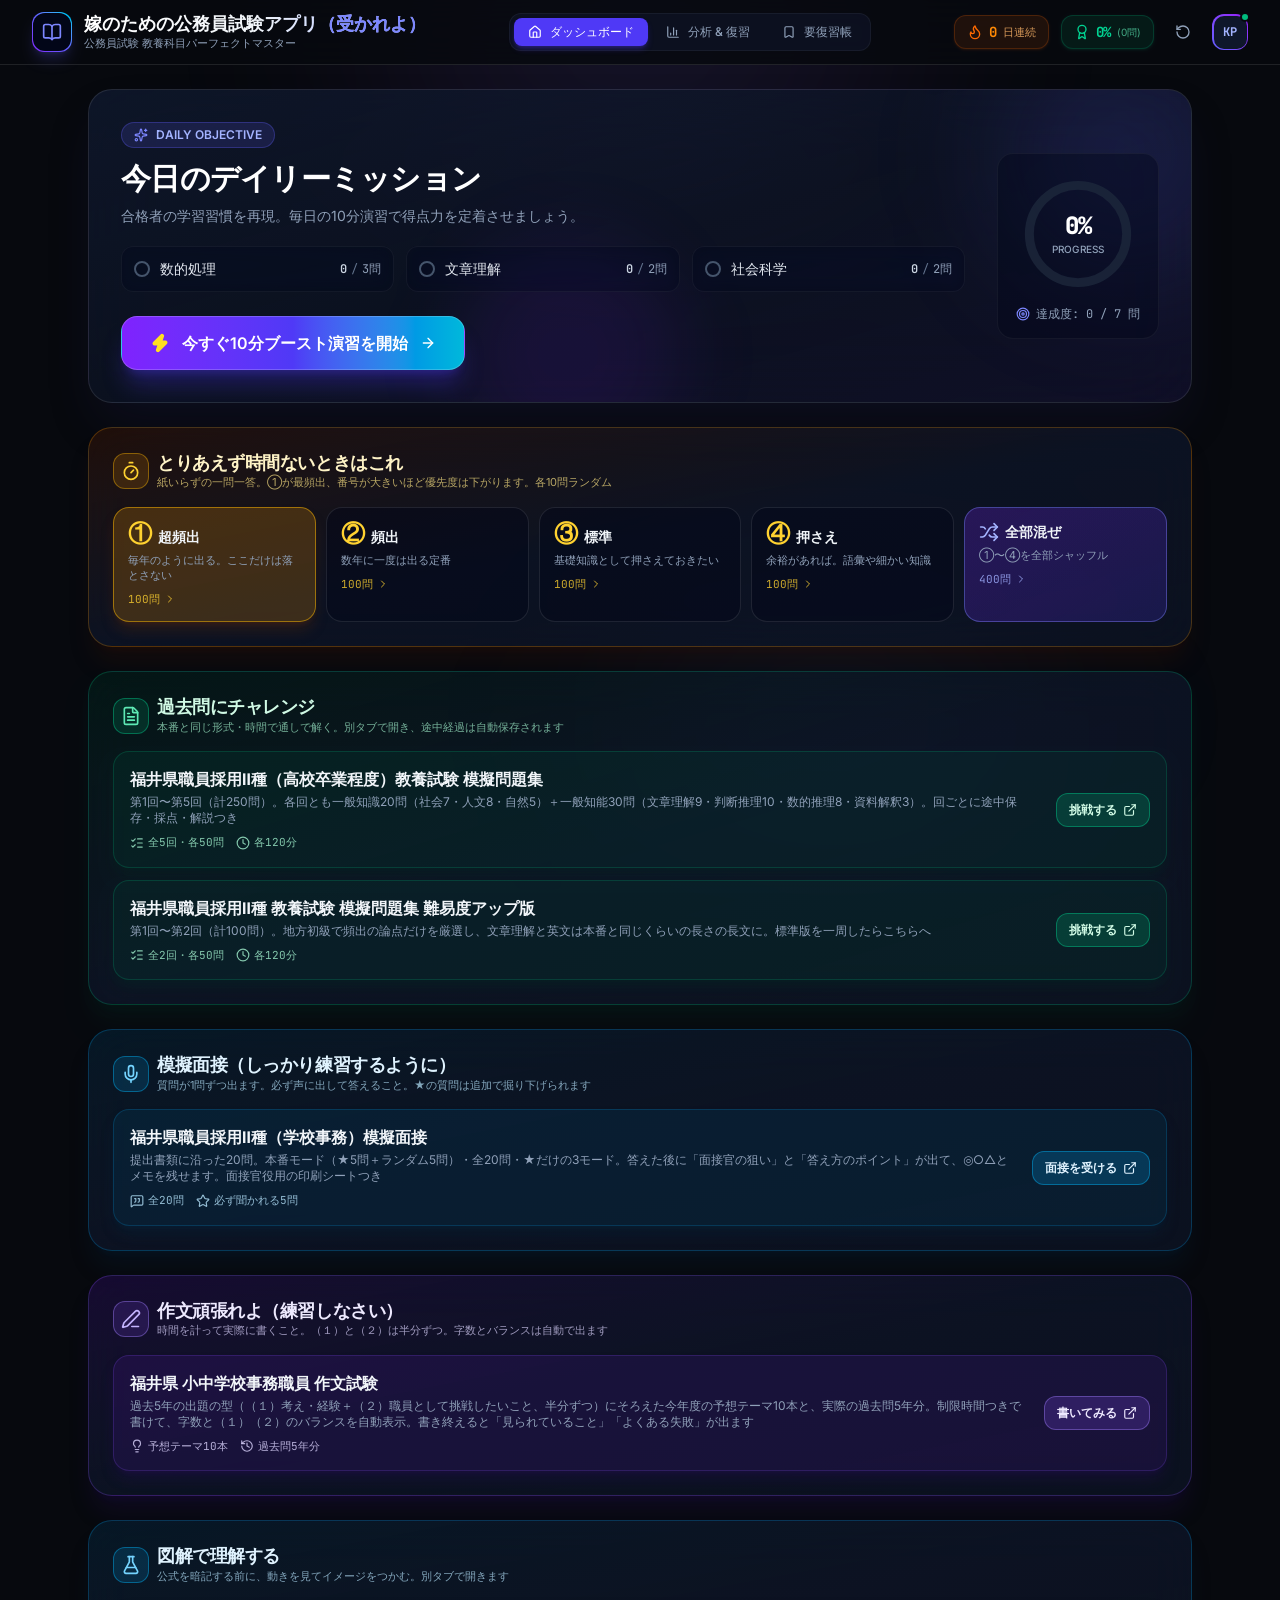
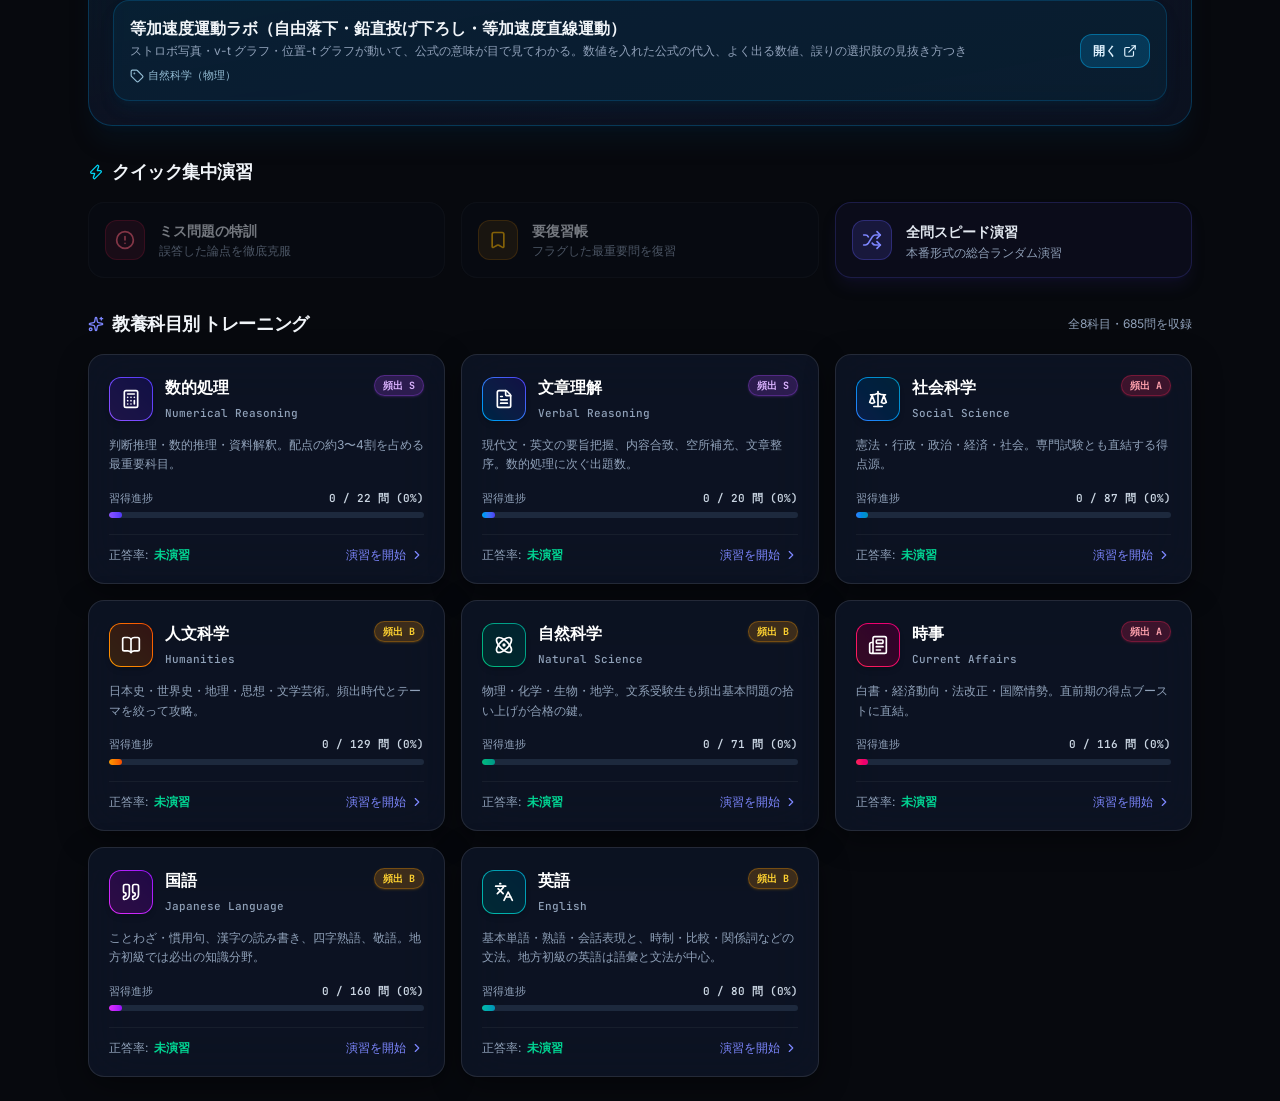
<file: index.html>
<!doctype html>
<html lang="ja" class="dark">
  <head>
    <meta charset="UTF-8" />
    <link rel="icon" type="image/svg+xml" href="./favicon.svg" />
    <meta name="viewport" content="width=device-width, initial-scale=1.0" />
    <meta name="theme-color" content="#07090e" />
    <meta
      name="description"
      content="公務員試験の教養科目に特化した演習プラットフォーム。頻出論点を1問ずつ解き、解答ログから弱点科目を可視化します。"
    />
    <title>嫁のための公務員試験アプリ（受かれよ）</title>
    <link rel="preconnect" href="https://fonts.googleapis.com">
    <link rel="preconnect" href="https://fonts.gstatic.com" crossorigin>
    <link href="https://fonts.googleapis.com/css2?family=Inter:wght@300;400;500;600;700;800&family=JetBrains+Mono:wght@400;500;600;700&display=swap" rel="stylesheet">
    <script type="module" crossorigin src="./assets/index-pYlP3TMi.js"></script>
    <link rel="stylesheet" crossorigin href="./assets/index-DLAzio1P.css">
  </head>
  <body class="bg-[#07090e] text-slate-100 antialiased selection:bg-indigo-500/30 selection:text-indigo-200 overflow-x-hidden min-h-screen">
    <div id="root"></div>
  </body>
</html>
</file>
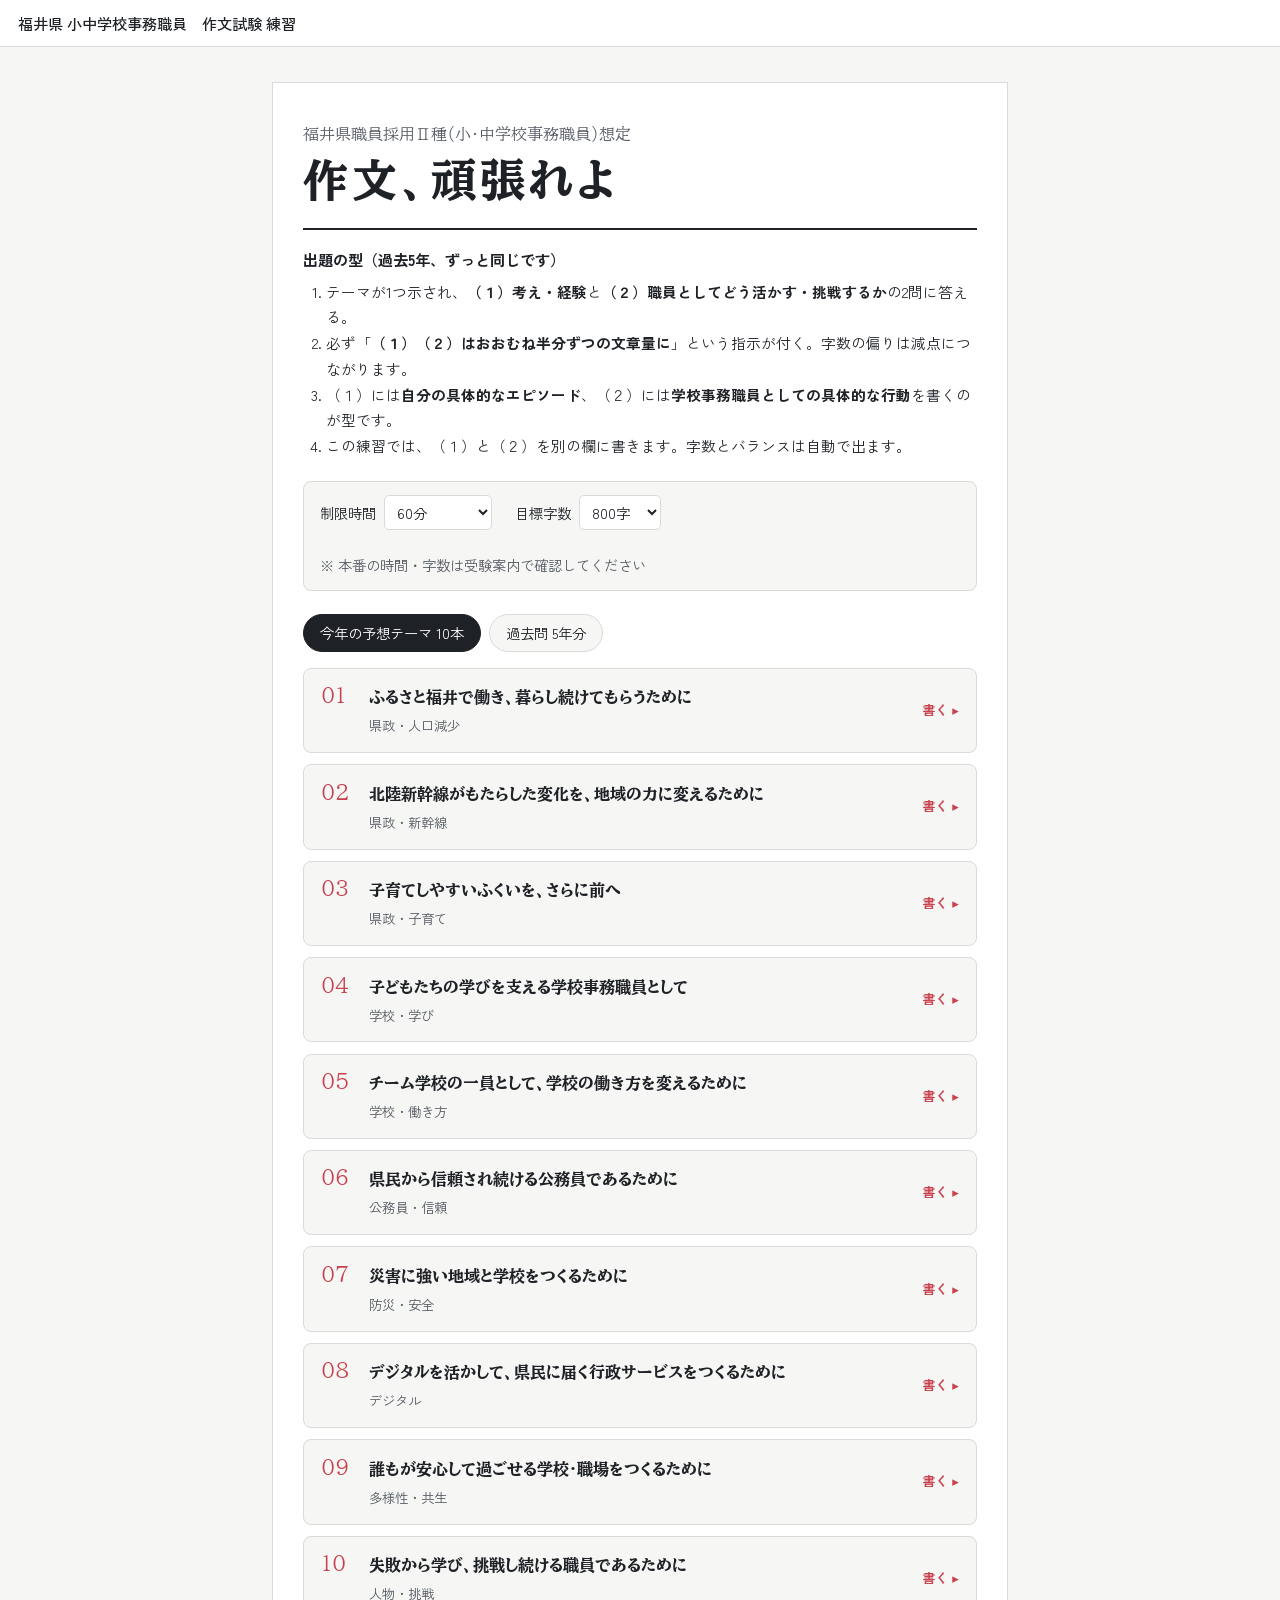
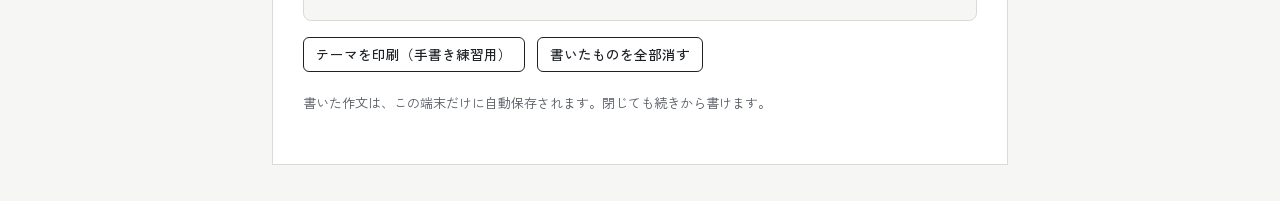
<file: essay/fukui-sakubun.html>
<!DOCTYPE html>
<html lang="ja">
<head>
<meta charset="utf-8">
<meta name="viewport" content="width=device-width, initial-scale=1">
<title>福井県 小中学校事務職員 作文試験 練習</title>
<link rel="preconnect" href="https://fonts.googleapis.com">
<link rel="preconnect" href="https://fonts.gstatic.com" crossorigin>
<link href="https://fonts.googleapis.com/css2?family=BIZ+UDPMincho:wght@400;700&family=Zen+Kaku+Gothic+New:wght@400;500;700&display=swap" rel="stylesheet">
<style>
:root{
  --paper:#F6F7F4; --sheet:#FFFFFF; --ink:#1E2227; --graphite:#555B63; --rule:#D9DBD6;
  --omr:#C9414F; --omr-soft:#F6DDE0; --ok:#1C7466; --ok-soft:#DCEFEA; --ng:#B0452A; --ng-soft:#F5E1D9;
  --serif:"BIZ UDPMincho","Hiragino Mincho ProN","Yu Mincho",serif;
  --sans:"Zen Kaku Gothic New","Hiragino Sans","Yu Gothic",system-ui,sans-serif;
}
@media (prefers-color-scheme: dark){
  :root:not([data-theme="light"]){
    --paper:#16191C; --sheet:#1F2327; --ink:#E8E9E6; --graphite:#A5AAB0; --rule:#343A40;
    --omr:#E0707B; --omr-soft:#3A2327; --ok:#5DC2B0; --ok-soft:#1D3431; --ng:#E28A6E; --ng-soft:#3B2620;
  }
}
:root[data-theme="dark"]{
  --paper:#16191C; --sheet:#1F2327; --ink:#E8E9E6; --graphite:#A5AAB0; --rule:#343A40;
  --omr:#E0707B; --omr-soft:#3A2327; --ok:#5DC2B0; --ok-soft:#1D3431; --ng:#E28A6E; --ng-soft:#3B2620;
}
*{box-sizing:border-box}
body{margin:0;background:var(--paper);color:var(--ink);font-family:var(--sans);line-height:1.75;font-size:16px}
button,textarea,select{font:inherit;color:inherit}
:focus-visible{outline:3px solid var(--omr);outline-offset:2px}

.bar{position:sticky;top:0;z-index:20;background:var(--sheet);border-bottom:1px solid var(--rule);
  display:flex;align-items:center;gap:.7rem;padding:.6rem 1.1rem}
.bar h1{font-size:.95rem;font-weight:500;margin:0;flex:1;min-width:0;white-space:nowrap;overflow:hidden;text-overflow:ellipsis}
.clock{font-variant-numeric:tabular-nums;font-size:1.45rem;font-weight:700}
.clock.low{color:var(--omr)}
.count{font-size:.85rem;color:var(--graphite);font-variant-numeric:tabular-nums;white-space:nowrap}
.btn{border:1.5px solid var(--ink);background:transparent;border-radius:6px;padding:.45rem 1rem;cursor:pointer;font-weight:500}
.btn.primary{background:var(--ink);color:var(--sheet)}
.btn.small{padding:.3rem .75rem;font-size:.85rem}
.btn:disabled{opacity:.4;cursor:not-allowed}

.cover{max-width:46rem;margin:2.2rem auto;padding:2.3rem 1.9rem;background:var(--sheet);border:1px solid var(--rule)}
.cover .kind{font-family:var(--serif);font-size:1rem;color:var(--graphite);margin:0}
.cover h2{font-family:var(--serif);font-size:clamp(1.9rem,6vw,2.8rem);line-height:1.25;margin:.3rem 0 1.2rem;letter-spacing:.08em}
.notice{border-top:2px solid var(--ink);padding-top:1rem;font-size:.92rem;margin-bottom:1.4rem}
.notice h3{font-size:.95rem;margin:0 0 .4rem}
.notice ol{margin:0;padding-left:1.4rem}
.setrow{display:flex;gap:1.4rem;flex-wrap:wrap;align-items:center;background:var(--paper);border:1px solid var(--rule);
  border-radius:8px;padding:.8rem 1rem;margin-bottom:1.4rem;font-size:.9rem}
.setrow label{display:flex;align-items:center;gap:.5rem}
select{border:1px solid var(--rule);border-radius:5px;padding:.3rem .5rem;background:var(--sheet)}

.tabs{display:flex;gap:.5rem;margin-bottom:1rem;flex-wrap:wrap}
.tabs button{border:1.5px solid var(--rule);background:var(--paper);border-radius:999px;padding:.35rem 1rem;cursor:pointer;font-size:.9rem}
.tabs button[aria-selected="true"]{background:var(--ink);color:var(--sheet);border-color:var(--ink)}

.list{display:grid;gap:.7rem}
.item{display:flex;align-items:flex-start;gap:.9rem;width:100%;text-align:left;border:1.5px solid var(--rule);background:var(--paper);
  border-radius:8px;padding:.9rem 1.05rem;cursor:pointer}
.item:hover{border-color:var(--ink)}
.item .no{font-family:var(--serif);font-size:1.3rem;line-height:1.2;color:var(--omr);min-width:2.1rem}
.item b{display:block;font-size:1.02rem;font-family:var(--serif)}
.item .sub{display:block;font-size:.84rem;color:var(--graphite);margin-top:.15rem}
.item .state{margin-left:auto;white-space:nowrap;font-size:.82rem;font-weight:700;color:var(--omr);align-self:center}
.item .state.done{color:var(--ok)}
.fine{font-size:.82rem;color:var(--graphite);margin-top:1.2rem}

.write{max-width:52rem;margin:0 auto;padding:1.3rem 1.1rem 5rem}
.prompt{background:var(--sheet);border:1px solid var(--rule);padding:1.4rem 1.3rem;margin-bottom:1.1rem}
.prompt .tag{display:inline-block;font-size:.78rem;border:1px solid var(--rule);border-radius:999px;padding:.05rem .7rem;color:var(--graphite);margin-bottom:.5rem}
.prompt h2{font-family:var(--serif);font-size:1.35rem;margin:.1rem 0 .9rem;line-height:1.6}
.prompt .q{font-family:var(--serif);font-size:1.02rem;margin:.55rem 0;padding-left:1.1rem;text-indent:-1.1rem}
.prompt .rule{font-size:.85rem;color:var(--graphite);border-top:1px dashed var(--rule);margin-top:.9rem;padding-top:.6rem}

details.memo{background:var(--sheet);border:1px solid var(--rule);margin-bottom:1.1rem}
details.memo summary{cursor:pointer;padding:.6rem .9rem;font-size:.92rem;font-weight:500}
details.memo .body{padding:0 .9rem .9rem}
.hintlist{font-size:.88rem;color:var(--graphite);margin:.2rem 0 .6rem;padding-left:1.2rem}

.block{background:var(--sheet);border:1px solid var(--rule);padding:1rem 1.1rem;margin-bottom:1rem}
.block .head{display:flex;align-items:baseline;gap:.7rem;flex-wrap:wrap;margin-bottom:.5rem}
.block .head b{font-size:.95rem}
.block .head .n{font-size:.83rem;color:var(--graphite);font-variant-numeric:tabular-nums;margin-left:auto}
textarea{width:100%;min-height:11rem;padding:.8rem .9rem;border:1px solid var(--rule);border-radius:6px;background:var(--paper);
  resize:vertical;line-height:2;font-family:var(--serif);font-size:1.02rem}
textarea.memoarea{min-height:5.5rem;font-family:var(--sans);font-size:.95rem;line-height:1.7}

.gauge{background:var(--sheet);border:1px solid var(--rule);padding:.9rem 1.1rem;margin-bottom:1rem;font-size:.88rem}
.gaugebar{height:.65rem;border-radius:999px;background:var(--rule);overflow:hidden;display:flex;margin:.45rem 0 .3rem}
.gaugebar i{display:block;height:100%}
.gaugebar i.a{background:var(--ok)}
.gaugebar i.b{background:var(--omr)}
.gnote{color:var(--graphite)}
.gnote.warn{color:var(--omr);font-weight:500}
.gnote.good{color:var(--ok);font-weight:500}

.checks{background:var(--sheet);border:1px solid var(--rule);padding:1.1rem 1.2rem;margin-bottom:1rem}
.checks h3{font-size:1rem;margin:0 0 .6rem}
.checks label{display:flex;gap:.6rem;align-items:flex-start;padding:.3rem 0;font-size:.93rem;cursor:pointer}
.checks input{margin-top:.45rem}
.review{background:var(--sheet);border:1px solid var(--rule);padding:1.1rem 1.2rem;margin-bottom:1rem}
.review h3{font-size:1rem;margin:0 0 .5rem}
.review dt{font-weight:700;font-size:.83rem;color:var(--graphite);margin-top:.7rem}
.review dd{margin:.15rem 0 0;font-size:.93rem}
.review .bad{color:var(--ng)}
.kw{display:flex;gap:.4rem;flex-wrap:wrap;margin-top:.4rem}
.kw span{font-size:.8rem;border:1px solid var(--rule);border-radius:999px;padding:.05rem .65rem;color:var(--graphite)}
.acts{display:flex;gap:.7rem;flex-wrap:wrap;margin-top:1rem}

.sheetview{max-width:48rem;margin:0 auto;padding:1.3rem 1.1rem 5rem}
.sheetview .page{background:var(--sheet);border:1px solid var(--rule);padding:2rem 1.8rem}
.sheetview h2{font-family:var(--serif);font-size:1.5rem;margin:0 0 1rem}
.sheetview .one{break-inside:avoid;border-bottom:1px solid var(--rule);padding-bottom:1rem;margin-bottom:1.2rem}
.sheetview .one h3{font-family:var(--serif);font-size:1.1rem;margin:0 0 .4rem}
.sheetview .one p{font-family:var(--serif);font-size:.98rem;margin:.3rem 0;padding-left:1.1rem;text-indent:-1.1rem}

.hidden{display:none!important}
@media print{
  .bar,.noprint{display:none!important}
  body{background:#fff;font-size:11.5pt}
  .write,.sheetview{padding:0}
  .block,.prompt,.sheetview .page{border:none;padding:0;margin-bottom:1rem}
  textarea{border:none;background:#fff;height:auto;min-height:0}
}
@media (max-width:560px){
  .cover{margin:1rem auto;padding:1.5rem 1.1rem}
  .write{padding:1rem .8rem 4rem}
}
</style>
</head>
<body>

<div class="bar">
  <h1 id="bartitle">福井県 小中学校事務職員　作文試験 練習</h1>
  <span class="count" id="total"></span>
  <span class="clock" id="clock"></span>
  <button class="btn small noprint hidden" id="back">一覧へ</button>
</div>

<!-- 表紙・テーマ一覧 -->
<main class="cover" id="cover">
  <p class="kind">福井県職員採用Ⅱ種（小・中学校事務職員）想定</p>
  <h2>作文、頑張れよ</h2>

  <div class="notice">
    <h3>出題の型（過去5年、ずっと同じです）</h3>
    <ol>
      <li>テーマが1つ示され、<strong>（１）考え・経験</strong>と<strong>（２）職員としてどう活かす・挑戦するか</strong>の2問に答える。</li>
      <li>必ず「<strong>（１）（２）はおおむね半分ずつの文章量に</strong>」という指示が付く。字数の偏りは減点につながります。</li>
      <li>（１）には<strong>自分の具体的なエピソード</strong>、（２）には<strong>学校事務職員としての具体的な行動</strong>を書くのが型です。</li>
      <li>この練習では、（１）と（２）を別の欄に書きます。字数とバランスは自動で出ます。</li>
    </ol>
  </div>

  <div class="setrow noprint">
    <label>制限時間
      <select id="minutes">
        <option value="45">45分</option>
        <option value="60" selected>60分</option>
        <option value="90">90分</option>
        <option value="0">はからない</option>
      </select>
    </label>
    <label>目標字数
      <select id="target">
        <option value="600">600字</option>
        <option value="800" selected>800字</option>
        <option value="1000">1000字</option>
      </select>
    </label>
    <span class="gnote">※ 本番の時間・字数は受験案内で確認してください</span>
  </div>

  <div class="tabs noprint" role="tablist">
    <button role="tab" data-tab="yosou" aria-selected="true">今年の予想テーマ 10本</button>
    <button role="tab" data-tab="kako" aria-selected="false">過去問 5年分</button>
  </div>

  <div class="list" id="list"></div>

  <div class="acts noprint">
    <button class="btn small" id="printthemes">テーマを印刷（手書き練習用）</button>
    <button class="btn small" id="clearall">書いたものを全部消す</button>
  </div>
  <p class="fine">書いた作文は、この端末だけに自動保存されます。閉じても続きから書けます。</p>
</main>

<!-- 執筆 -->
<main class="write hidden" id="write"></main>

<!-- テーマ印刷 -->
<main class="sheetview hidden" id="sheetview"></main>

<script>
/* ==================== テーマ ==================== */
/* 過去問（出題のされ方を体に入れるため、原文のまま収録） */
const KAKO = [
  {id:"k2025", year:"2025（令和7）年度", title:"若い世代に選ばれるふくいの実現に向けて",
   q1:"北陸新幹線福井・敦賀開業が実現し、人の交流が活発になる一方、少子高齢化による人口減少が課題となる中、福井県を若い世代にとって魅力的な県にしていくために何が足りないと考えるか、そのように考えるきっかけとなった具体的なエピソードを交えて述べなさい。",
   q2:"また、（１）で述べた内容を踏まえて、「若い世代に選ばれるふくい」を実現するために、あなたが挑戦してみたいことについて具体的に述べなさい。"},
  {id:"k2024", year:"2024（令和6）年度", title:"「もっとおもしろい」ふくいの実現に向けて",
   q1:"福井県では、県民の新しい発想やチャレンジを応援し、ワクワクドキドキの「もっとおもしろい」ふくいをつくることを目指しているが、あなたにとっての「もっとおもしろい」ふくいとはどのようなものか、理由を添えて述べなさい。",
   q2:"（１）で述べた「もっとおもしろい」ふくいを実現するために、あなたはどのようなことに挑戦してみたいと考えるか、具体的に述べなさい。"},
  {id:"k2023", year:"2023（令和5）年度", title:"県民から信頼される公務員になるために",
   q1:"あなたが公務員として県民からの信頼を得るために、大切だと考えることについて具体的に述べなさい。",
   q2:"（１）で述べた内容をもとに、あなたが福井県職員、小・中学校事務職員として働く中で、県民から信頼を得るためにどのようなことを日々心掛けていきたいと考えるか、あなたのこれまでの経験を踏まえて述べなさい。"},
  {id:"k2022", year:"2022（令和4）年度", title:"人と協力して成果を得た経験について",
   q1:"職場や学校で、あなたが同僚や友人と協力し、成果を得た経験を具体的に一つ述べなさい。",
   q2:"また、その経験を福井県職員、小・中学校事務職員として働く中で、どのように活かしていきたいか述べなさい。"},
  {id:"k2021", year:"2021（令和3）年度", title:"あなたが目指す職員像について",
   q1:"あなたが福井県職員、小・中学校事務職員として採用された場合、どのような職員になりたいか述べなさい。",
   q2:"また、そのためにどのような心構えで仕事に取り組んでいきたいか、これまでの経験を踏まえてあなたの考えを述べなさい。"},
];

/* 今年度の予想テーマ10本。過去5年と同じ「（１）考え・経験 ＋（２）挑戦したいこと」の形にそろえてある */
const YOSOU = [
  {id:"y01", kind:"県政・人口減少", title:"ふるさと福井で働き、暮らし続けてもらうために",
   q1:"若い世代が進学や就職を機に県外へ出て行く一方で、福井に戻り、住み続ける人もいる。あなたは、若い世代が福井で働き暮らし続けるために何が必要だと考えるか、そう考えるきっかけとなった具体的なエピソードを交えて述べなさい。",
   q2:"（１）で述べた内容を踏まえ、福井県職員、小・中学校事務職員として、あなたが挑戦してみたいことについて具体的に述べなさい。",
   aim:"2025年度と同じ人口減少の系統です。出題側が見たいのは県政への意見ではなく、「自分の体験から考えたか」「職員として何をするか」。",
   must:["県外に出た人・戻ってきた人など、身近で見聞きした具体例を一つ","「仕事がない」で終わらせず、暮らしやすさ・子育て・住まいなど複数の視点","（２）は学校事務職員の仕事に引き寄せる（保護者負担の軽減、地域と学校のつながりなど）"],
   bad:"県の施策を並べるだけで、自分の経験と行動が出てこない書き方。（２）が「頑張りたい」で終わるのも弱い。",
   kw:["人口減少","UIターン","共働き率の高さ","子育て支援","地域とのつながり"]},

  {id:"y02", kind:"県政・新幹線", title:"北陸新幹線がもたらした変化を、地域の力に変えるために",
   q1:"北陸新幹線の福井・敦賀開業から時間が経ち、県内では観光客の増加などの変化が生まれている。あなたは、この変化を一時的なものに終わらせないために何が必要だと考えるか、具体的なエピソードを交えて述べなさい。",
   q2:"（１）で述べた内容を踏まえ、福井県職員、小・中学校事務職員として、あなたが挑戦してみたいことについて具体的に述べなさい。",
   aim:"開業の効果を「続ける」ための視点を見ています。観光の話で終わらず、県民の暮らしや子どもたちの学びにどうつなげるかまで書けるかどうか。",
   must:["開業後に自分が実際に見た・感じた変化を一つ","にぎわいが一部の地域・時期にとどまる課題にも触れる","（２）では、子どもたちが地元を知る機会づくりなど、学校に関わる形で書く"],
   bad:"観光パンフレットのような紹介文になり、「あなたが何をするか」が消えてしまう書き方。",
   kw:["交流人口","関係人口","二次交通","地域の魅力を子どもに伝える","ふるさと教育"]},

  {id:"y03", kind:"県政・子育て", title:"子育てしやすいふくいを、さらに前へ",
   q1:"福井県は共働き率が高く、子育てしやすい県といわれる一方で、子育て世帯には依然として負担や不安もある。あなたは子育てしやすい県であるために何が足りないと考えるか、具体的なエピソードを交えて述べなさい。",
   q2:"（１）で述べた内容を踏まえ、福井県職員、小・中学校事務職員として、あなたが挑戦してみたいことについて具体的に述べなさい。",
   aim:"学校事務職員にいちばん引き寄せやすいテーマです。就学援助・学校徴収金という自分の担当業務に直結させられるかを見ています。",
   must:["保護者の経済的・時間的な負担について、見聞きした具体例","制度があっても知られていない・使いにくいという視点","（２）は就学援助の案内の工夫、学校徴収金の見直し、キャッシュレス化など具体的に"],
   bad:"「子育て支援を充実させるべきだ」という一般論で終わること。自分の窓口業務の話に落とすと一気に強くなる。",
   kw:["就学援助","学校徴収金","保護者負担の軽減","共働き","情報が届く工夫"]},

  {id:"y04", kind:"学校・学び", title:"子どもたちの学びを支える学校事務職員として",
   q1:"学校では、子どもたちの学びを支えるために多くの人が関わっている。あなたは、子どもの学びを支えるうえで大切だと考えることについて、具体的なエピソードを交えて述べなさい。",
   q2:"（１）で述べた内容を踏まえ、小・中学校事務職員として、あなたが挑戦してみたいことについて具体的に述べなさい。",
   aim:"「事務職員は事務をつかさどる」（平成29年の学校教育法改正）を踏まえ、主体的に学校運営に関わる姿勢があるかを見ています。",
   must:["教材・設備・予算など、事務の仕事が学びを支えている場面を具体的に","子どもや教員と直接関わった経験があれば一つ","（２）では予算の使い方の工夫、備品整備、共同学校事務室での連携などを挙げる"],
   bad:"教員がやるべき内容（授業の工夫など）ばかり書いてしまい、事務職員の立場が見えないこと。",
   kw:["事務をつかさどる","学校財務","教材整備","共同学校事務室","チーム学校"]},

  {id:"y05", kind:"学校・働き方", title:"チーム学校の一員として、学校の働き方を変えるために",
   q1:"学校現場の多忙化が課題とされている。あなたは、学校で働く人が力を発揮するために何が必要だと考えるか、これまでの経験を踏まえて具体的に述べなさい。",
   q2:"（１）で述べた内容を踏まえ、小・中学校事務職員として、あなたが挑戦してみたいことについて具体的に述べなさい。",
   aim:"面接でも必ず聞かれる論点です。「教員の仕事を事務職員が引き受ける」という具体像を持っているかどうか。",
   must:["多忙さを実際に見た場面を一つ（誰が、どんな作業に追われていたか）","人を増やす以外の方法（仕事の整理、分担の見直し、事務の集約）","（２）は、自分が引き受けられる業務を名指しで書く"],
   bad:"「先生方は大変だと思う」で終わる同情文。改善の主語を自分にすること。",
   kw:["働き方改革","チーム学校","業務の見える化","学校徴収金の効率化","共同学校事務室"]},

  {id:"y06", kind:"公務員・信頼", title:"県民から信頼され続ける公務員であるために",
   q1:"公務員は、一つの失敗で信頼を失うことがある。あなたは、県民からの信頼を守り続けるために大切だと考えることについて、具体的なエピソードを交えて述べなさい。",
   q2:"（１）で述べた内容を踏まえ、福井県職員、小・中学校事務職員として、あなたが日々心掛けていきたいことについて具体的に述べなさい。",
   aim:"2023年度の再出題に近い形です。公金・個人情報を扱う立場としての自覚があるかを見ています。",
   must:["正確さ、期限、丁寧な説明のいずれかで、自分が実際にやっている工夫","ミスを隠さず報告した経験があれば強い","（２）は「ダブルチェック」「根拠資料との突き合わせ」など手順まで書く"],
   bad:"「誠実に対応します」といった心構えだけの作文。やっている手順を一つ書くと具体性が出る。",
   kw:["公金の管理","個人情報の取扱い","ダブルチェック","報告・連絡・相談","説明責任"]},

  {id:"y07", kind:"防災・安全", title:"災害に強い地域と学校をつくるために",
   q1:"近年、地震や豪雨、大雪などの災害が各地で起きている。あなたは、災害に備えるうえで大切だと考えることについて、具体的なエピソードを交えて述べなさい。",
   q2:"（１）で述べた内容を踏まえ、福井県職員、小・中学校事務職員として、あなたが挑戦してみたいことについて具体的に述べなさい。",
   aim:"学校は避難所になります。事務職員が施設・備品・連絡を担っていることを知っているかを見ています。",
   must:["自分や家族が災害に備えて実際にしていること","学校が避難所になるという視点","（２）は施設備品の点検、保護者への連絡体制、被災家庭への就学援助の案内の3点が書きやすい"],
   bad:"防災の一般論だけで、学校・事務職員の役割が出てこないこと。",
   kw:["避難所となる学校","施設・備品の管理","連絡体制","就学援助","日頃の点検"]},

  {id:"y08", kind:"デジタル", title:"デジタルを活かして、県民に届く行政サービスをつくるために",
   q1:"行政や学校でもデジタル化が進んでいるが、便利になった面と、使いこなせず取り残される人がいるという面がある。あなたはデジタル化を進めるうえで大切だと考えることについて、具体的なエピソードを交えて述べなさい。",
   q2:"（１）で述べた内容を踏まえ、福井県職員、小・中学校事務職員として、あなたが挑戦してみたいことについて具体的に述べなさい。",
   aim:"「新しいことに取り組めるか」と「使う人への目配りがあるか」の両方を見ています。",
   must:["デジタル化で助かった経験と、戸惑った人を見た経験の両方","紙も残す、声をかけるなど、取り残さない工夫","（２）は校務のペーパーレス化、学校徴収金のキャッシュレス化、様式の見直しなど"],
   bad:"「DXを推進したい」と言葉だけ借りてしまうこと。自分の手元の業務で何を変えるかを書く。",
   kw:["デジタル化","ペーパーレス","キャッシュレス","誰も取り残さない","様式の見直し"]},

  {id:"y09", kind:"多様性・共生", title:"誰もが安心して過ごせる学校・職場をつくるために",
   q1:"学校や職場には、年齢や立場、国籍、障がいの有無など、さまざまな背景を持つ人がいる。あなたは、誰もが安心して過ごせる場をつくるために大切だと考えることについて、具体的なエピソードを交えて述べなさい。",
   q2:"（１）で述べた内容を踏まえ、福井県職員、小・中学校事務職員として、あなたが挑戦してみたいことについて具体的に述べなさい。",
   aim:"人柄と、窓口対応の姿勢を見ています。事務室は、子ども・保護者・教職員の誰もが訪れる場所です。",
   must:["立場の違う人と関わって、分かり合えた（あるいは難しかった）経験を一つ","相手に合わせて伝え方を変えた工夫","（２）は外国籍の保護者への分かりやすい通知、相談しやすい事務室づくりなど"],
   bad:"「多様性は大切だ」という総論だけ。具体的な相手と場面を一つ決めて書くこと。",
   kw:["外国籍の児童生徒・保護者","合理的配慮","分かりやすい通知","相談しやすい雰囲気","ハラスメントのない職場"]},

  {id:"y10", kind:"人物・挑戦", title:"失敗から学び、挑戦し続ける職員であるために",
   q1:"これまでに、うまくいかなかった経験や、思うようにならなかった経験から学んだことについて、具体的に述べなさい。",
   q2:"（１）で述べた内容を踏まえ、福井県職員、小・中学校事務職員として、あなたがどのような姿勢で仕事に取り組み、何に挑戦していきたいか述べなさい。",
   aim:"2021年度（目指す職員像）と2024年度（挑戦）の合わせ技。経歴に転職がある人には、最も書きやすく、最も効くテーマです。",
   must:["失敗の中身よりも、そこからどう立て直したかを厚く書く","人のせいにしない。事実を短く、学びを長く","（２）では「だから学校事務で長く働きたい」という一本の線を通す"],
   bad:"失敗の説明が長くなり、学びと今後が薄くなること。配分は失敗3：学び7。",
   kw:["失敗からの学び","立て直した工夫","長く勤める","挑戦","学び続ける姿勢"]},
];

/* ==================== 状態 ==================== */
const KEY = "fukui-sakubun-v1";
const $ = s => document.querySelector(s);
const esc = s => String(s).replace(/[&<>"]/g, c => ({"&":"&amp;","<":"&lt;",">":"&gt;",'"':"&quot;"}[c]));
const fmt = s => (s < 0 ? "-" : "") + Math.floor(Math.abs(s)/60) + ":" + String(Math.abs(s)%60).padStart(2,"0");
/** 原稿用紙のマス目に近づけるため、改行と空白は数えない */
const countChars = t => (t || "").replace(/[\s　]/g, "").length;

const CHECKS = [
  "（１）と（２）の両方に、はっきり答えている",
  "（１）に、自分の具体的なエピソードが入っている",
  "（２）に、学校事務職員としての具体的な行動が入っている",
  "（１）と（２）の字数が、おおむね半分ずつになっている",
  "文体が「です・ます」か「である」で統一されている",
  "一文が長すぎない（だいたい60字以内で切れている）",
  "書き出しで結論を示し、最後にもう一度まとめている",
  "誤字脱字・送りがなを読み返して確認した",
];

let store = loadStore();
let current = null;   // 書いているテーマ
let timer = null, remain = 0;

function loadStore(){
  try{
    const v = JSON.parse(localStorage.getItem(KEY));
    if(v && typeof v === "object") return Object.assign({minutes:60, target:800, drafts:{}}, v);
  }catch(e){}
  return {minutes:60, target:800, drafts:{}};
}
function save(){ try{ localStorage.setItem(KEY, JSON.stringify(store)); }catch(e){} }
function themeById(id){ return YOSOU.find(t => t.id === id) || KAKO.find(t => t.id === id); }
function draftOf(id){
  if(!store.drafts[id]) store.drafts[id] = {memo:"", a:"", b:"", checks:[], updated:0, done:false};
  return store.drafts[id];
}

/* ==================== 一覧 ==================== */
let tab = "yosou";
function paintList(){
  const items = tab === "yosou" ? YOSOU : KAKO;
  $("#list").innerHTML = items.map((t, i) => {
    const d = store.drafts[t.id];
    const n = d ? countChars(d.a) + countChars(d.b) : 0;
    const state = !d || n === 0 ? "書く ▸" : (d.done ? "提出ずみ "+n+"字 ▸" : "下書き "+n+"字 ▸");
    return '<button class="item" data-theme="'+t.id+'">'
      + '<span class="no">'+(tab === "yosou" ? String(i+1).padStart(2,"0") : "過")+'</span>'
      + '<span><b>'+esc(t.title)+'</b>'
      + '<span class="sub">'+esc(tab === "yosou" ? t.kind : t.year)+'</span></span>'
      + '<span class="state'+(d && d.done ? " done" : "")+'">'+state+'</span>'
      + '</button>';
  }).join("");
  $("#minutes").value = String(store.minutes);
  $("#target").value = String(store.target);
}

/* ==================== 執筆 ==================== */
function open(id){
  current = themeById(id);
  if(!current) return;
  const d = draftOf(id);
  const isKako = !!current.year;

  let html = '<div class="prompt">'
    + '<span class="tag">'+esc(isKako ? current.year + "　実際に出題されたテーマ" : "予想テーマ　" + current.kind)+'</span>'
    + '<h2>「'+esc(current.title)+'」</h2>'
    + '<p class="q">（１）'+esc(current.q1)+'</p>'
    + '<p class="q">（２）'+esc(current.q2)+'</p>'
    + '<p class="rule">※ （１）（２）について、おおむね半分ずつの文章量となるようにしてください。</p>'
    + '</div>';

  html += '<details class="memo"><summary>書き出す前に（構成メモ・3分）</summary><div class="body">'
    + '<ul class="hintlist">'
    + '<li>（１）の結論を一文で　→　その根拠になる自分の体験を一つ</li>'
    + '<li>（２）でやること　→　なぜそれができるのか（経験とつなげる）</li>'
    + '<li>最後の一文を先に決めておくと、時間切れでも形になります</li>'
    + '</ul>'
    + '<textarea class="memoarea" id="memo" placeholder="骨子をメモ（採点されません）">'+esc(d.memo)+'</textarea>'
    + '</div></details>';

  html += '<div class="block"><div class="head"><b>（１）の答え</b><span class="n" id="na"></span></div>'
    + '<textarea id="ta" placeholder="ここに（１）の答えを書きます">'+esc(d.a)+'</textarea></div>';
  html += '<div class="block"><div class="head"><b>（２）の答え</b><span class="n" id="nb"></span></div>'
    + '<textarea id="tb" placeholder="ここに（２）の答えを書きます">'+esc(d.b)+'</textarea></div>';

  html += '<div class="gauge"><div id="gtext"></div>'
    + '<div class="gaugebar"><i class="a" id="ga"></i><i class="b" id="gb"></i></div>'
    + '<div class="gnote" id="gnote"></div></div>';

  html += '<div class="checks noprint"><h3>提出前のセルフチェック</h3>'
    + CHECKS.map((c, i) => '<label><input type="checkbox" data-check="'+i+'" '+(d.checks.includes(i) ? "checked" : "")+'><span>'+esc(c)+'</span></label>').join("")
    + '</div>';

  html += '<div class="acts noprint">'
    + '<button class="btn primary" id="finish">書き終わった（講評のポイントを見る）</button>'
    + '<button class="btn" id="print">印刷する</button>'
    + '<button class="btn" id="copy">文章をコピー</button>'
    + '<button class="btn" id="reset">この作文を消す</button>'
    + '</div>';

  html += '<div id="reviewbox"></div>';

  $("#write").innerHTML = html;
  view("write");
  $("#bartitle").textContent = current.title;

  $("#memo").oninput = e => { d.memo = e.target.value; touch(); };
  $("#ta").oninput = () => { d.a = $("#ta").value; touch(); paintGauge(); };
  $("#tb").oninput = () => { d.b = $("#tb").value; touch(); paintGauge(); };
  document.querySelectorAll("[data-check]").forEach(cb => {
    cb.onchange = () => {
      const i = Number(cb.dataset.check);
      d.checks = cb.checked ? [...new Set([...d.checks, i])] : d.checks.filter(x => x !== i);
      touch();
    };
  });
  $("#finish").onclick = () => { d.done = true; touch(); paintReview(); };
  $("#print").onclick = () => window.print();
  $("#copy").onclick = async () => {
    const text = "「"+current.title+"」\n\n（１）\n"+d.a+"\n\n（２）\n"+d.b;
    try{ await navigator.clipboard.writeText(text); $("#copy").textContent = "コピーしました"; }
    catch(e){ $("#copy").textContent = "コピーできませんでした"; }
    setTimeout(() => { $("#copy").textContent = "文章をコピー"; }, 1600);
  };
  $("#reset").onclick = () => {
    if(!confirm("この作文（メモ・本文・チェック）を消します。よろしいですか。")) return;
    delete store.drafts[current.id]; save(); open(current.id);
  };

  paintGauge();
  if(d.done) paintReview();
  startTimer();
}

function touch(){ const d = draftOf(current.id); d.updated = Date.now(); save(); }

function paintGauge(){
  const d = draftOf(current.id);
  const a = countChars(d.a), b = countChars(d.b), n = a + b, target = store.target;
  $("#na").textContent = a + "字";
  $("#nb").textContent = b + "字";
  $("#total").textContent = n + " / " + target + "字";
  $("#gtext").innerHTML = "合計 <b>"+n+"</b> 字（目標 "+target+"字）　（１）"+a+"字 ／ （２）"+b+"字";
  const pa = n ? Math.round(a / n * 100) : 50;
  $("#ga").style.width = pa + "%";
  $("#gb").style.width = (100 - pa) + "%";

  const notes = [];
  if(n === 0){ notes.push(["", "まずは（１）から。結論を最初の一文に置きます。"]); }
  else{
    if(n < target * 0.8) notes.push(["warn", "あと"+(target - n)+"字ほど。8割を切ると、内容が薄いと見られます。"]);
    else if(n > target * 1.1) notes.push(["warn", "書きすぎです。"+(n - target)+"字オーバー。削る候補は説明の重複から。"]);
    else notes.push(["good", "字数はちょうどよい範囲です。"]);
    if(a && b){
      if(pa < 40 || pa > 60) notes.push(["warn", "（１）と（２）の量が偏っています（"+pa+"：" +(100-pa)+ "）。半分ずつが指示です。"]);
      else notes.push(["good", "（１）と（２）のバランスも指示どおりです（"+pa+"：" +(100-pa)+ "）。"]);
    }else if(a && !b){ notes.push(["warn", "（２）が空です。半分は（２）に使います。"]); }
  }
  $("#gnote").innerHTML = notes.map(x => '<div class="gnote '+x[0]+'">'+x[1]+'</div>').join("");
}

function paintReview(){
  const t = current, d = draftOf(t.id);
  const a = countChars(d.a), b = countChars(d.b), n = a + b;
  const pa = n ? Math.round(a / n * 100) : 0;
  const undone = CHECKS.map((c, i) => d.checks.includes(i) ? null : c).filter(Boolean);

  let html = '<div class="review"><h3>読み返すときの観点</h3>';
  html += '<dl>';
  if(t.aim)  html += '<dt>このテーマで見られていること</dt><dd>'+esc(t.aim)+'</dd>';
  if(t.must) html += '<dt>入っているか確かめる点</dt><dd><ul style="margin:.2rem 0;padding-left:1.2rem">'+t.must.map(x => '<li>'+esc(x)+'</li>').join("")+'</ul></dd>';
  if(t.bad)  html += '<dt>よくある失敗</dt><dd class="bad">'+esc(t.bad)+'</dd>';
  if(t.kw){  html += '<dt>使えるキーワード</dt><dd><div class="kw">'+t.kw.map(k => '<span>'+esc(k)+'</span>').join("")+'</div></dd>'; }
  if(!t.aim) html += '<dt>この過去問の読み方</dt><dd>実際に出題された問題です。（１）で自分の体験、（２）で学校事務職員としての行動、という型をそのまま練習してください。</dd>';
  html += '</dl>';

  html += '<dt>今回の分量</dt><dd>合計'+n+'字（目標'+store.target+'字）／（１）'+a+'字・（２）'+b+'字'
    + (n ? '（'+pa+'：'+(100-pa)+'）' : '') + '</dd>';
  html += '<dt>チェックの残り</dt><dd>'
    + (undone.length ? '<ul style="margin:.2rem 0;padding-left:1.2rem">'+undone.map(x => '<li>'+esc(x)+'</li>').join("")+'</ul>' : 'すべて確認ずみです。清書して、声に出して読み返しましょう。')
    + '</dd>';
  html += '</div>';
  $("#reviewbox").innerHTML = html;
  $("#reviewbox").scrollIntoView({behavior:"smooth", block:"start"});
}

/* ==================== タイマー ==================== */
function startTimer(){
  stopTimer();
  if(!store.minutes){ $("#clock").textContent = ""; return; }
  remain = store.minutes * 60;
  paintClock();
  timer = setInterval(() => {
    remain--;
    paintClock();
    if(remain === 0){ alert("時間です。ここまでの文章で、最後の一文まで書き切ってください。"); }
  }, 1000);
}
function stopTimer(){ if(timer){ clearInterval(timer); timer = null; } }
function paintClock(){
  const c = $("#clock");
  c.textContent = fmt(remain);
  c.classList.toggle("low", remain <= 300);
}

/* ==================== テーマ印刷 ==================== */
function showThemes(){
  let html = '<div class="page"><h2>作文試験 練習用テーマ一覧</h2>'
    + '<p style="font-size:.88rem;color:var(--graphite)">※ （１）（２）について、おおむね半分ずつの文章量となるようにしてください。'
    + '　目標'+store.target+'字・'+(store.minutes ? store.minutes+"分" : "時間制限なし")+'</p>';
  html += '<h3 style="margin-top:1.4rem">今年度の予想テーマ</h3>';
  YOSOU.forEach((t, i) => {
    html += '<div class="one"><h3>'+(i+1)+'　「'+esc(t.title)+'」<span style="font-size:.8rem;color:var(--graphite)">（'+esc(t.kind)+'）</span></h3>'
      + '<p>（１）'+esc(t.q1)+'</p><p>（２）'+esc(t.q2)+'</p></div>';
  });
  html += '<h3 style="margin-top:1.6rem">過去に出題されたテーマ</h3>';
  KAKO.forEach(t => {
    html += '<div class="one"><h3>'+esc(t.year)+'　「'+esc(t.title)+'」</h3>'
      + '<p>（１）'+esc(t.q1)+'</p><p>（２）'+esc(t.q2)+'</p></div>';
  });
  html += '<div class="acts noprint"><button class="btn primary" id="doprint">印刷する</button>'
    + '<button class="btn" id="sheetback">もどる</button></div></div>';
  $("#sheetview").innerHTML = html;
  view("sheetview");
  $("#doprint").onclick = () => window.print();
  $("#sheetback").onclick = () => { paintList(); view("cover"); };
}

/* ==================== 画面切替 ==================== */
function view(which){
  for(const v of ["cover","write","sheetview"]) $("#"+v).classList.toggle("hidden", v !== which);
  $("#back").classList.toggle("hidden", which === "cover");
  if(which !== "write"){
    stopTimer();
    $("#clock").textContent = ""; $("#total").textContent = "";
    $("#bartitle").textContent = "福井県 小中学校事務職員　作文試験 練習";
  }
  window.scrollTo(0,0);
}

document.addEventListener("click", e => {
  const t = e.target.closest("[data-theme]");
  if(t){ open(t.dataset.theme); return; }
  const tb = e.target.closest("[data-tab]");
  if(tb){
    tab = tb.dataset.tab;
    document.querySelectorAll("[data-tab]").forEach(x => x.setAttribute("aria-selected", String(x === tb)));
    paintList();
  }
});
$("#back").onclick = () => { paintList(); view("cover"); };
$("#minutes").onchange = e => { store.minutes = Number(e.target.value); save(); };
$("#target").onchange = e => { store.target = Number(e.target.value); save(); };
$("#printthemes").onclick = showThemes;
$("#clearall").onclick = () => {
  if(!confirm("書いた作文をすべて消します。よろしいですか。")) return;
  store.drafts = {}; save(); paintList();
};
window.addEventListener("beforeunload", save);
paintList();
</script>
</body>
</html>
</file>
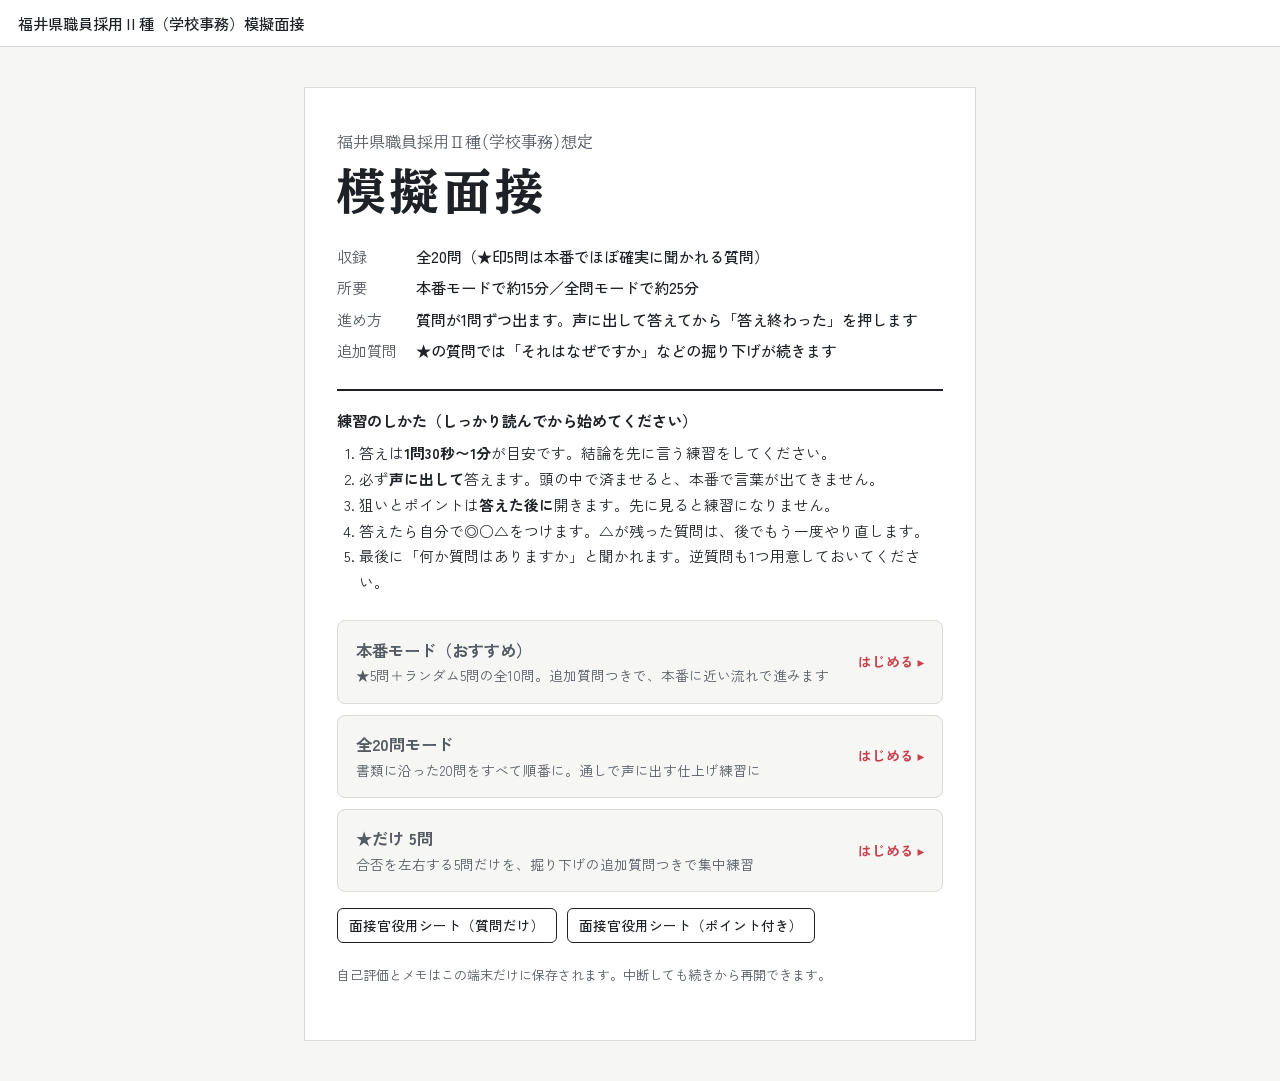
<file: interview/fukui-gakko-jimu.html>
<!DOCTYPE html>
<html lang="ja">
<head>
<meta charset="utf-8">
<meta name="viewport" content="width=device-width, initial-scale=1">
<title>福井県職員採用Ⅱ種（学校事務）模擬面接</title>
<link rel="preconnect" href="https://fonts.googleapis.com">
<link rel="preconnect" href="https://fonts.gstatic.com" crossorigin>
<link href="https://fonts.googleapis.com/css2?family=BIZ+UDPMincho:wght@400;700&family=Zen+Kaku+Gothic+New:wght@400;500;700&display=swap" rel="stylesheet">
<style>
:root{
  --paper:#F6F7F4; --sheet:#FFFFFF; --ink:#1E2227; --graphite:#555B63; --rule:#D9DBD6;
  --omr:#C9414F; --omr-soft:#F6DDE0; --ok:#1C7466; --ok-soft:#DCEFEA; --ng:#B0452A; --ng-soft:#F5E1D9;
  --serif:"BIZ UDPMincho","Hiragino Mincho ProN","Yu Mincho",serif;
  --sans:"Zen Kaku Gothic New","Hiragino Sans","Yu Gothic",system-ui,sans-serif;
}
@media (prefers-color-scheme: dark){
  :root:not([data-theme="light"]){
    --paper:#16191C; --sheet:#1F2327; --ink:#E8E9E6; --graphite:#A5AAB0; --rule:#343A40;
    --omr:#E0707B; --omr-soft:#3A2327; --ok:#5DC2B0; --ok-soft:#1D3431; --ng:#E28A6E; --ng-soft:#3B2620;
  }
}
:root[data-theme="dark"]{
  --paper:#16191C; --sheet:#1F2327; --ink:#E8E9E6; --graphite:#A5AAB0; --rule:#343A40;
  --omr:#E0707B; --omr-soft:#3A2327; --ok:#5DC2B0; --ok-soft:#1D3431; --ng:#E28A6E; --ng-soft:#3B2620;
}
*{box-sizing:border-box}
body{margin:0;background:var(--paper);color:var(--ink);font-family:var(--sans);line-height:1.75;font-size:16px}
button,textarea{font:inherit;color:inherit}
:focus-visible{outline:3px solid var(--omr);outline-offset:2px}

.bar{position:sticky;top:0;z-index:20;background:var(--sheet);border-bottom:1px solid var(--rule);
  display:flex;align-items:center;gap:.8rem;padding:.6rem 1.1rem}
.bar h1{font-size:.95rem;font-weight:500;margin:0;flex:1;min-width:0;white-space:nowrap;overflow:hidden;text-overflow:ellipsis}
.clock{font-variant-numeric:tabular-nums;font-size:1.45rem;font-weight:700}
.clock.over{color:var(--omr)}
.progress{font-size:.85rem;color:var(--graphite);font-variant-numeric:tabular-nums;white-space:nowrap}
.btn{border:1.5px solid var(--ink);background:transparent;border-radius:6px;padding:.45rem 1rem;cursor:pointer;font-weight:500}
.btn.primary{background:var(--ink);color:var(--sheet)}
.btn.small{padding:.3rem .7rem;font-size:.85rem}
.btn:disabled{opacity:.4;cursor:not-allowed}

.cover{max-width:42rem;margin:2.5rem auto;padding:2.5rem 2rem;background:var(--sheet);border:1px solid var(--rule)}
.cover .kind{font-family:var(--serif);font-size:1rem;color:var(--graphite);margin:0}
.cover h2{font-family:var(--serif);font-size:clamp(2rem,6.5vw,3rem);line-height:1.25;margin:.3rem 0 1.4rem;letter-spacing:.1em}
.cover dl{display:grid;grid-template-columns:auto 1fr;gap:.3rem 1.2rem;margin:0 0 1.6rem;font-size:.95rem}
.cover dt{color:var(--graphite)}
.cover dd{margin:0;font-weight:500}
.notice{border-top:2px solid var(--ink);padding-top:1rem;font-size:.92rem}
.notice h3{font-size:.95rem;margin:0 0 .4rem}
.notice ol{margin:0;padding-left:1.4rem}
.modes{display:grid;gap:.7rem;margin-top:1.6rem}
.mode{display:flex;align-items:center;gap:1rem;width:100%;text-align:left;border:1.5px solid var(--rule);background:var(--paper);
  border-radius:8px;padding:.9rem 1.1rem;cursor:pointer}
.mode:hover{border-color:var(--ink)}
.mode b{display:block;font-size:1.02rem}
.mode span{display:block;font-size:.85rem;color:var(--graphite)}
.mode .go{margin-left:auto;white-space:nowrap;font-weight:700;color:var(--omr)}
.fine{font-size:.82rem;color:var(--graphite);margin-top:1.3rem}
.sheetlinks{display:flex;gap:.6rem;flex-wrap:wrap;margin-top:1rem}

.stage{max-width:46rem;margin:0 auto;padding:1.4rem 1.1rem 5rem}
.qcard{background:var(--sheet);border:1px solid var(--rule);padding:1.6rem 1.4rem}
.qmeta{display:flex;align-items:center;gap:.6rem;flex-wrap:wrap;font-size:.82rem;color:var(--graphite);margin-bottom:.9rem}
.cat{border:1px solid var(--rule);border-radius:999px;padding:.1rem .7rem}
.star{background:var(--omr-soft);color:var(--omr);border-radius:999px;padding:.1rem .7rem;font-weight:700}
.qtext{font-family:var(--serif);font-size:1.35rem;line-height:1.85;margin:0}
.followup{margin-top:1.2rem;border-left:3px solid var(--omr);background:var(--omr-soft);padding:.8rem 1rem;border-radius:0 6px 6px 0}
.followup .lab{font-size:.78rem;font-weight:700;color:var(--omr);letter-spacing:.05em}
.followup p{font-family:var(--serif);font-size:1.12rem;margin:.3rem 0 0}
.saybox{margin-top:1.3rem;border-top:1px dashed var(--rule);padding-top:1rem;font-size:.9rem;color:var(--graphite)}
.acts{display:flex;gap:.7rem;flex-wrap:wrap;margin-top:1rem}
details.tips{margin-top:1.2rem;border:1px solid var(--rule);border-radius:6px;background:var(--paper)}
details.tips summary{cursor:pointer;padding:.6rem .9rem;font-weight:500;font-size:.92rem}
details.tips .body{padding:0 .9rem .9rem;font-size:.93rem}
details.tips dt{font-weight:700;font-size:.82rem;color:var(--graphite);margin-top:.5rem}
details.tips dd{margin:.15rem 0 0}
.warnline{color:var(--ng);font-weight:500}
.rate{display:flex;gap:.5rem;flex-wrap:wrap;margin-top:1.1rem}
.rate button{border:1.5px solid var(--rule);background:var(--paper);border-radius:999px;padding:.4rem 1.1rem;cursor:pointer;font-weight:500}
.rate button[aria-pressed="true"]{background:var(--ink);color:var(--sheet);border-color:var(--ink)}
textarea{width:100%;min-height:5.5rem;margin-top:.8rem;padding:.7rem .8rem;border:1px solid var(--rule);border-radius:6px;
  background:var(--paper);resize:vertical;line-height:1.7}
.nav{display:flex;justify-content:space-between;gap:.8rem;margin-top:1.4rem}

.result{max-width:46rem;margin:0 auto;padding:1.4rem 1.1rem 5rem}
.result .box{background:var(--sheet);border:1px solid var(--rule);padding:1.6rem 1.4rem}
.score{display:flex;gap:1.6rem;flex-wrap:wrap;margin:.8rem 0 1.4rem;font-variant-numeric:tabular-nums}
.score div{font-size:.85rem;color:var(--graphite)}
.score b{display:block;font-size:1.9rem;color:var(--ink)}
.review{border-top:2px solid var(--ink);margin-top:1.2rem;padding-top:1rem}
.review li{margin-bottom:.9rem}
.review .qq{font-family:var(--serif);font-size:1.02rem}
.review .mm{font-size:.88rem;color:var(--graphite);white-space:pre-wrap;border-left:2px solid var(--rule);padding-left:.7rem;margin-top:.3rem}
.tag{font-size:.78rem;font-weight:700;border-radius:999px;padding:.05rem .6rem;margin-right:.4rem}
.tag.a{background:var(--ok-soft);color:var(--ok)}
.tag.b{background:var(--paper);color:var(--graphite);border:1px solid var(--rule)}
.tag.c{background:var(--ng-soft);color:var(--ng)}

.sheet{max-width:50rem;margin:0 auto;padding:1.4rem 1.1rem 5rem}
.sheet .page{background:var(--sheet);border:1px solid var(--rule);padding:2rem 1.8rem}
.sheet h2{font-family:var(--serif);font-size:1.5rem;margin:0 0 .3rem}
.sheet .lead{font-size:.88rem;color:var(--graphite);margin:0 0 1.4rem}
.sheet h3{font-size:.95rem;border-bottom:1px solid var(--rule);padding-bottom:.3rem;margin:1.6rem 0 .8rem}
.sheet ol{padding-left:1.6rem;margin:0}
.sheet ol li{margin-bottom:.9rem}
.sheet .qq{font-family:var(--serif);font-size:1.08rem}
.sheet .tip{font-size:.86rem;color:var(--graphite);margin-top:.2rem}
.sheet .fu{font-size:.86rem;color:var(--omr);margin-top:.2rem}
.sheet .line{border-bottom:1px solid var(--rule);height:1.6rem}

.hidden{display:none!important}
@media print{
  .bar,.noprint{display:none!important}
  body{background:#fff;font-size:11.5pt}
  .sheet,.result{padding:0}
  .sheet .page,.result .box{border:none;padding:0}
  .sheet ol li{break-inside:avoid}
}
@media (max-width:560px){
  .cover{margin:1rem auto;padding:1.6rem 1.2rem}
  .qcard{padding:1.2rem 1rem}
  .qtext{font-size:1.18rem}
}
</style>
</head>
<body>

<div class="bar">
  <h1 id="bartitle">福井県職員採用Ⅱ種（学校事務）模擬面接</h1>
  <span class="progress" id="progress"></span>
  <span class="clock" id="clock"></span>
  <button class="btn small noprint hidden" id="quit">中断</button>
</div>

<!-- 表紙 -->
<main class="cover" id="cover">
  <p class="kind">福井県職員採用Ⅱ種（学校事務）想定</p>
  <h2>模擬面接</h2>
  <dl>
    <dt>収録</dt><dd>全20問（★印5問は本番でほぼ確実に聞かれる質問）</dd>
    <dt>所要</dt><dd>本番モードで約15分／全問モードで約25分</dd>
    <dt>進め方</dt><dd>質問が1問ずつ出ます。声に出して答えてから「答え終わった」を押します</dd>
    <dt>追加質問</dt><dd>★の質問では「それはなぜですか」などの掘り下げが続きます</dd>
  </dl>

  <div class="notice">
    <h3>練習のしかた（しっかり読んでから始めてください）</h3>
    <ol>
      <li>答えは<strong>1問30秒〜1分</strong>が目安です。結論を先に言う練習をしてください。</li>
      <li>必ず<strong>声に出して</strong>答えます。頭の中で済ませると、本番で言葉が出てきません。</li>
      <li>狙いとポイントは<strong>答えた後に</strong>開きます。先に見ると練習になりません。</li>
      <li>答えたら自分で◎○△をつけます。△が残った質問は、後でもう一度やり直します。</li>
      <li>最後に「何か質問はありますか」と聞かれます。逆質問も1つ用意しておいてください。</li>
    </ol>
  </div>

  <div class="modes" id="modes"></div>

  <div class="sheetlinks noprint">
    <button class="btn small" data-sheet="q">面接官役用シート（質問だけ）</button>
    <button class="btn small" data-sheet="full">面接官役用シート（ポイント付き）</button>
  </div>
  <p class="fine">自己評価とメモはこの端末だけに保存されます。中断しても続きから再開できます。</p>
</main>

<!-- 出題 -->
<main class="stage hidden" id="stage"></main>

<!-- 振り返り -->
<main class="result hidden" id="result"></main>

<!-- 面接官役用シート -->
<main class="sheet hidden" id="sheetview"></main>

<script>
/* ============ 質問データ ============ */
const QUESTIONS = [
  {id:1, cat:"A　志望・経歴", star:false,
   q:"1分程度で自己紹介をお願いします。",
   aim:"話の組み立て方と第一印象を見ています。",
   point:"経歴の説明を長くしすぎないことです。「通算約7年半の学校事務の経験」と「正確さ」の2点に絞り、1分で終えます。",
   fu:["ありがとうございます。いまのお仕事の内容を、もう少し具体的に教えてください。"]},
  {id:2, cat:"A　志望・経歴", star:true,
   q:"志望動機を教えてください。現在も学校で働いているのに、なぜ正規職員を目指すのですか。",
   aim:"「待遇を良くしたいだけでは」という疑いを晴らせるかを見ています。",
   point:"責任ある立場で、学校運営に関わりたいという話につなげます。",
   fu:["それはなぜですか。","正規職員になったら、いまの立場ではできない、どんな仕事をしたいですか。"]},
  {id:3, cat:"A　志望・経歴", star:true,
   q:"東京都の正規職員を辞めたのはなぜですか。",
   aim:"辞め方に問題がなかったか、また同じことが起きないかを見ています。",
   point:"事実を短く話し、前の職場の悪口は言いません。最後は「だから福井で長く勤めたい」で締めます。",
   fu:["具体的には、どういう状況だったのですか。","同じことが、福井でも起きるとは考えませんか。"]},
  {id:4, cat:"A　志望・経歴", star:true,
   q:"なぜ福井県なのですか。長く勤められますか。",
   aim:"定着性の確認です。",
   point:"生活の基盤が福井にあることを、具体的に言い切ります。",
   fu:["具体的には、どういった事情でしょうか。","自宅から遠い学校へ配属されることもありますが、大丈夫ですか。"]},
  {id:5, cat:"A　志望・経歴", star:true,
   q:"民間企業2社を、それぞれ数か月で退職していますね。理由を教えてください。採用しても、またすぐ辞めることはありませんか。",
   aim:"一番の懸念点です。答えの最後の一文で評価が決まります。",
   point:"「民間を経験して、自分が力を発揮できるのは学校事務だと確信した」という筋で話します。",
   fu:["学校事務だと確信した、きっかけは何でしたか。","つらいことがあったとき、今度はどう乗り越えるつもりですか。"]},
  {id:6, cat:"A　志望・経歴", star:false,
   q:"民間での経験で、学校事務に生かせることは何ですか。",
   aim:"転職を「回り道」ではなく「収穫」として語れるかを見ています。",
   point:"",
   fu:["それを実際に使った場面を、一つ挙げてください。"]},
  {id:7, cat:"A　志望・経歴", star:false,
   q:"ライフラインの28歳前後で大きく下がっていますが、何があったのですか。そこからどう立ち直りましたか。",
   aim:"その2の用紙から必ず聞かれる質問です。5番とセットで準備してください。",
   point:"",
   fu:["立ち直るうえで、いちばん支えになったものは何でしたか。"]},
  {id:8, cat:"A　志望・経歴", star:false,
   q:"高校を途中で転校されていますね。",
   aim:"経緯よりも、本人が前向きに説明できるかを見ています。",
   point:"家庭の事情などを詳しく話す必要はありません。「〜という事情で転校し、卒業しました」と一言で済ませ、学んだことに話をつなげます。",
   fu:["その経験から学んだことはありますか。"]},

  {id:9, cat:"B　職務・専門性", star:false,
   q:"監査でも事務指導でも指摘がなかったそうですが、具体的にどのような確認をしているのですか。",
   aim:"",
   point:"根拠資料との突き合わせなど、実際の手順を1つ具体的に話せると強いです。",
   fu:["それでもミスが起きたときは、どうしていますか。"]},
  {id:10, cat:"B　職務・専門性", star:false,
   q:"東京都と福井県で制度の違いに戸惑ったことはありますか。どう対応しましたか。",
   aim:"自己PRに書いた内容の深掘りです。実際の例を1つ用意しておいてください。",
   point:"",
   fu:["どこに確認して、どのように覚えていきましたか。"]},
  {id:11, cat:"B　職務・専門性", star:false,
   q:"補助（代替）の立場と正規職員とでは、何が違うと考えていますか。",
   aim:"",
   point:"責任の範囲、引継ぎ、学校全体への関わり方の違いを挙げます。",
   fu:["その違いに、いまの自分は対応できると思いますか。"]},
  {id:12, cat:"B　職務・専門性", star:false,
   q:"「事務職員は事務をつかさどる」とされていますが、どういう意味だと理解していますか。",
   aim:"",
   point:"平成29年の学校教育法改正で、それまでの「従事する」から「つかさどる」に変わりました。主体的に学校運営に関わる立場になった、という理解で答えます。",
   fu:["では、あなたなら主体的にどんな提案をしますか。"]},
  {id:13, cat:"B　職務・専門性", star:false,
   q:"学校財務や就学援助で、具体的にどんなことをしたいですか。共同学校事務室については知っていますか。",
   aim:"「やってみたい仕事」欄の深掘りです。",
   point:"",
   fu:["共同学校事務室の利点は、どこにあると思いますか。"]},
  {id:14, cat:"B　職務・専門性", star:false,
   q:"教員の働き方改革に、事務職員としてどう関われると思いますか。",
   aim:"",
   point:"事務作業を引き受けることや、学校徴収金の業務を効率化することなどが挙げられます。",
   fu:["今の職場で、実際にやってみたことはありますか。"]},

  {id:15, cat:"C　人柄", star:false,
   q:"「頼んだことにすぐ応えてくれる」と言われるそうですが、依頼が重なって手が回らないときはどうしますか。",
   aim:"",
   point:"「期限を伝えて引き受ける」という実際の習慣をそのまま答えます。",
   fu:["それでも間に合わないときは、どうしますか。"]},
  {id:16, cat:"C　人柄", star:true,
   q:"あなたの短所を教えてください。",
   aim:"短所を自覚し、手を打てているかを見ています。",
   point:"アンケートにあった「サバサバして冷たく見られることがある」か「気を遣いすぎる」のどちらか1つを選びます。それをどう補っているかまで話します。",
   warn:"「頼まれごとを忘れることがある」は、正確さを売りにしているので避けた方が無難です。",
   fu:["それで実際に困ったことはありますか。","どう直そうとしているか、具体的に教えてください。"]},
  {id:17, cat:"C　人柄", star:false,
   q:"年上の先生や管理職の誤りに気づいたら、どう伝えますか。相手が納得しなかったらどうしますか。",
   aim:"「まっすぐ」が、角の立つ言い方にならないかを見ています。",
   point:"",
   fu:["それでも直してもらえないときは、どうしますか。"]},

  {id:18, cat:"D　場面対応・時事", star:false,
   q:"保護者から、学校徴収金や就学援助のことで強い口調の電話がかかってきたら、どう対応しますか。",
   aim:"",
   point:"まず話を聴くこと、事実を確認すること、管理職と共有すること、の順番を守ります。",
   fu:["その場で答えられないことを聞かれたら、どうしますか。"]},
  {id:19, cat:"D　場面対応・時事", star:false,
   q:"大雨などの災害時、学校事務職員として何ができると思いますか。",
   aim:"時事問題欄の深掘りです。書いた3点（施設備品の管理、保護者への連絡体制、被災家庭への就学援助の案内）を言えるようにしておきます。",
   point:"",
   fu:["そのうち、いちばん先にやるべきことはどれですか。"]},
  {id:20, cat:"D　場面対応・時事", star:false,
   q:"職場の誰かから、ハラスメントについて相談を受けたらどうしますか。",
   aim:"",
   point:"話を受け止めること、秘密を守ること、一人で抱えずに管理職や窓口につなぐこと、の3点です。",
   fu:["本人が「誰にも言わないでほしい」と言ったら、どうしますか。"]},
];

/** 最後に必ず聞かれる逆質問。採点の対象にはしない */
const CLOSING = {
  id:0, cat:"しめくくり", star:false,
  q:"最後に、何か質問はありますか。",
  aim:"入庁後を具体的に考えているかを見ています。「特にありません」は避けます。",
  point:"待遇の話ではなく、仕事の中身を1つ聞きます。例：「採用後、共同学校事務室の業務にはどのくらい関わることになりますか」。",
  fu:[]
};

const MODES = [
  {id:"honban", name:"本番モード（おすすめ）", desc:"★5問＋ランダム5問の全10問。追加質問つきで、本番に近い流れで進みます", size:10},
  {id:"all",    name:"全20問モード",          desc:"書類に沿った20問をすべて順番に。通しで声に出す仕上げ練習に", size:20},
  {id:"star",   name:"★だけ 5問",             desc:"合否を左右する5問だけを、掘り下げの追加質問つきで集中練習", size:5},
];

/* ============ 状態 ============ */
const KEY = "fukui-mensetsu-v1";
const $ = s => document.querySelector(s);
const esc = s => String(s).replace(/[&<>"]/g, c => ({"&":"&amp;","<":"&lt;",">":"&gt;",'"':"&quot;"}[c]));
const fmt = s => Math.floor(s/60) + ":" + String(s%60).padStart(2,"0");
const byId = id => QUESTIONS.find(x => x.id === id) || (id === 0 ? CLOSING : null);

let state = null;   // {mode, ids:[], idx, step, answers:{id:{ev,memo}}, total, qsec}
let timer = null;

function save(){ try{ localStorage.setItem(KEY, JSON.stringify(state)); }catch(e){} }
function load(){
  try{
    const v = JSON.parse(localStorage.getItem(KEY));
    if(v && Array.isArray(v.ids) && v.ids.length) return v;
  }catch(e){}
  return null;
}
function clear(){ try{ localStorage.removeItem(KEY); }catch(e){} }

/* ============ 表紙 ============ */
function paintCover(){
  const saved = load();
  $("#modes").innerHTML = MODES.map(m => {
    const resume = saved && saved.mode === m.id && !saved.done;
    return '<button class="mode" data-mode="'+m.id+'">'
      + '<span><b>'+esc(m.name)+'</b><span>'+esc(m.desc)+'</span></span>'
      + '<span class="go">'+(resume ? "つづきから（"+(saved.idx+1)+"問目）▸" : "はじめる ▸")+'</span>'
      + '</button>';
  }).join("");
  if(saved && saved.done){
    $("#modes").insertAdjacentHTML("beforeend",
      '<button class="mode" data-mode="__result"><span><b>前回の振り返りを見る</b>'
      + '<span>自己評価とメモがそのまま残っています</span></span><span class="go">ひらく ▸</span></button>');
  }
}

function pickIds(mode){
  const stars = QUESTIONS.filter(q => q.star).map(q => q.id);
  if(mode === "star") return stars;
  if(mode === "all")  return QUESTIONS.map(q => q.id);
  const rest = QUESTIONS.filter(q => !q.star).map(q => q.id);
  for(let i = rest.length - 1; i > 0; i--){ const j = Math.floor(Math.random()*(i+1)); [rest[i], rest[j]] = [rest[j], rest[i]]; }
  const picked = stars.concat(rest.slice(0, 5));
  return QUESTIONS.filter(q => picked.includes(q.id)).map(q => q.id); // 書類と同じ順に戻す
}

function start(mode){
  const saved = load();
  if(saved && saved.mode === mode && !saved.done){
    state = saved;
  }else{
    state = {mode, ids: pickIds(mode).concat([0]), idx:0, step:0, answers:{}, total:0, qsec:0, done:false};
  }
  save(); view("stage"); render(); runTimer();
}

/* ============ 進行 ============ */
function view(which){
  for(const v of ["cover","stage","result","sheetview"]) $("#"+v).classList.toggle("hidden", v !== which);
  $("#quit").classList.toggle("hidden", which !== "stage");
  if(which !== "stage"){ stopTimer(); $("#clock").textContent = ""; $("#progress").textContent = ""; }
  window.scrollTo(0,0);
}
function runTimer(){
  stopTimer();
  timer = setInterval(() => {
    state.qsec++; state.total++;
    paintClock();
    if(state.qsec % 10 === 0) save();
  }, 1000);
  paintClock();
}
function stopTimer(){ if(timer){ clearInterval(timer); timer = null; } }
function paintClock(){
  const c = $("#clock");
  c.textContent = fmt(state.qsec);
  c.classList.toggle("over", state.qsec > 90);
}

function render(){
  const id = state.ids[state.idx];
  const q = byId(id);
  const last = state.idx === state.ids.length - 1;
  const ans = state.answers[id] || {ev:"", memo:""};
  const fuTotal = (q.fu || []).length;
  const fuShown = Math.min(state.step, fuTotal);

  $("#progress").textContent = (state.idx+1) + " / " + state.ids.length;

  let html = '<div class="qcard">'
    + '<div class="qmeta"><span class="cat">'+esc(q.cat)+'</span>'
    + (q.star ? '<span class="star">★ 必ず聞かれる</span>' : '')
    + (id === 0 ? '' : '<span>書類の質問 '+q.id+'</span>')
    + '</div>'
    + '<p class="qtext">'+esc(q.q)+'</p>';

  for(let i = 0; i < fuShown; i++){
    html += '<div class="followup"><span class="lab">追加の質問 '+(i+1)+'</span><p>'+esc(q.fu[i])+'</p></div>';
  }

  html += '<div class="saybox">声に出して答えてから、下のボタンを押してください。目安は30秒〜1分です。</div>';

  html += '<div class="acts">';
  if(fuShown < fuTotal){
    html += '<button class="btn primary" id="next-fu">答え終わった → 追加の質問へ</button>';
  }else{
    html += '<button class="btn primary" id="done-answer" '+(state.step > fuTotal ? 'disabled' : '')+'>答え終わった</button>';
  }
  html += '</div>';

  // 答え終わってから、狙い・ポイント・自己評価を出す
  if(state.step > fuTotal){
    html += '<details class="tips" open><summary>狙いと、答え方のポイント</summary><div class="body"><dl>'
      + (q.aim ? '<dt>面接官の狙い</dt><dd>'+esc(q.aim)+'</dd>' : '')
      + (q.point ? '<dt>答え方のポイント</dt><dd>'+esc(q.point)+'</dd>' : '')
      + (q.warn ? '<dt>注意</dt><dd class="warnline">'+esc(q.warn)+'</dd>' : '')
      + '</dl></div></details>';

    if(id !== 0){
      html += '<div class="rate" role="group" aria-label="自己評価">'
        + ['◎ 言えた','○ まあまあ','△ 言えなかった'].map(label => {
            const ev = label[0];
            return '<button data-ev="'+ev+'" aria-pressed="'+(ans.ev === ev)+'">'+label+'</button>';
          }).join("")
        + '</div>'
        + '<textarea id="memo" placeholder="言えなかった言葉、次に言いたい一言などをメモ（任意）">'+esc(ans.memo)+'</textarea>';
    }
  }

  html += '<div class="nav">'
    + '<button class="btn" id="prev" '+(state.idx === 0 ? 'disabled' : '')+'>← 前の質問</button>'
    + (state.step > fuTotal
        ? '<button class="btn primary" id="next">'+(last ? '振り返りを見る' : '次の質問 →')+'</button>'
        : '<span></span>')
    + '</div>';

  html += '</div>';
  $("#stage").innerHTML = html;

  const fub = $("#next-fu"), don = $("#done-answer");
  if(fub) fub.onclick = () => { state.step++; save(); render(); };
  if(don) don.onclick = () => { state.step = fuTotal + 1; save(); render(); };
  $("#prev").onclick = () => go(state.idx - 1);
  const nx = $("#next"); if(nx) nx.onclick = () => last ? finish() : go(state.idx + 1);

  document.querySelectorAll('.rate button').forEach(b => {
    b.onclick = () => {
      const a = state.answers[id] || {ev:"", memo:""};
      a.ev = (a.ev === b.dataset.ev) ? "" : b.dataset.ev;
      state.answers[id] = a; save(); render();
    };
  });
  const memo = $("#memo");
  if(memo) memo.oninput = () => {
    const a = state.answers[id] || {ev:"", memo:""};
    a.memo = memo.value; state.answers[id] = a; save();
  };
}

function go(i){
  if(i < 0 || i >= state.ids.length) return;
  state.idx = i;
  const q = byId(state.ids[i]);
  const answered = state.answers[state.ids[i]];
  state.step = answered ? (q.fu || []).length + 1 : 0; // 一度やった質問は開いたまま戻れる
  state.qsec = 0;
  save(); render(); paintClock();
}

/* ============ 振り返り ============ */
function finish(){
  state.done = true; stopTimer(); save();
  const rows = state.ids.filter(id => id !== 0);
  const count = ev => rows.filter(id => (state.answers[id]||{}).ev === ev).length;
  const todo = rows.filter(id => { const e = (state.answers[id]||{}).ev; return e === "△" || e === "○"; });

  let html = '<div class="box">'
    + '<h2 style="font-family:var(--serif);font-size:1.7rem;margin:0 0 .2rem">模擬面接　おつかれさまでした</h2>'
    + '<p style="color:var(--graphite);font-size:.9rem;margin:.2rem 0 0">'
    + MODES.filter(m=>m.id===state.mode).map(m=>esc(m.name)).join("") + '　所要時間 ' + fmt(state.total) + '</p>'
    + '<div class="score">'
    + '<div>◎ 言えた<b>'+count("◎")+'</b></div>'
    + '<div>○ まあまあ<b>'+count("○")+'</b></div>'
    + '<div>△ 言えなかった<b>'+count("△")+'</b></div>'
    + '<div>質問数<b>'+rows.length+'</b></div>'
    + '</div>';

  if(todo.length){
    html += '<div class="review"><h3 style="margin:0 0 .6rem;font-size:1rem">もう一度やり直す質問</h3><ol>'
      + todo.map(id => {
          const q = byId(id), a = state.answers[id] || {};
          return '<li><span class="tag '+(a.ev === "△" ? "c" : "b")+'">'+a.ev+'</span>'
            + '<span class="qq">'+esc(q.q)+'</span>'
            + (a.memo ? '<div class="mm">'+esc(a.memo)+'</div>' : '')
            + (q.point ? '<div class="mm">ポイント：'+esc(q.point)+'</div>' : '')
            + '</li>';
        }).join("")
      + '</ol></div>';
  }else{
    html += '<div class="review"><p style="margin:0">すべて◎でした。この調子で、別のモードでも通して練習しておきましょう。</p></div>';
  }

  const memos = state.ids.filter(id => (state.answers[id]||{}).memo);
  if(memos.length){
    html += '<div class="review"><h3 style="margin:0 0 .6rem;font-size:1rem">メモの一覧</h3><ol>'
      + memos.map(id => '<li><span class="qq">'+esc(byId(id).q)+'</span><div class="mm">'+esc(state.answers[id].memo)+'</div></li>').join("")
      + '</ol></div>';
  }

  html += '<div class="acts noprint" style="margin-top:1.6rem">'
    + '<button class="btn primary" id="again">同じモードでもう一度</button>'
    + '<button class="btn" id="toprint">この振り返りを印刷</button>'
    + '<button class="btn" id="tocover">モードを選びなおす</button>'
    + '</div></div>';

  $("#result").innerHTML = html;
  view("result");
  $("#again").onclick = () => { const m = state.mode; clear(); start(m); };
  $("#toprint").onclick = () => window.print();
  $("#tocover").onclick = () => { paintCover(); view("cover"); };
}

/* ============ 面接官役用シート ============ */
function showSheet(kind){
  const full = kind === "full";
  let html = '<div class="page"><h2>模擬面接　面接官役用シート'+(full ? "（ポイント付き）" : "（質問だけ）")+'</h2>'
    + '<p class="lead">★の質問では、必ず1回は「それはなぜですか」「具体的には？」と追加で聞いてください。'
    + '答えは1問30秒〜1分が目安です。</p>';
  let cat = "";
  html += '<ol>';
  for(const q of QUESTIONS){
    if(q.cat !== cat){ cat = q.cat; html += '</ol><h3>'+esc(cat)+'</h3><ol start="'+q.id+'">'; }
    html += '<li><span class="qq">'+(q.star ? "★ " : "")+esc(q.q)+'</span>';
    if(full){
      if(q.aim)   html += '<div class="tip">狙い：'+esc(q.aim)+'</div>';
      if(q.point) html += '<div class="tip">ポイント：'+esc(q.point)+'</div>';
      if(q.warn)  html += '<div class="tip">注意：'+esc(q.warn)+'</div>';
      if((q.fu||[]).length) html += '<div class="fu">追加で聞く：'+q.fu.map(esc).join(' ／ ')+'</div>';
    }else{
      html += '<div class="line"></div>';
    }
    html += '</li>';
  }
  html += '</ol><h3>しめくくり</h3><ol start="21"><li><span class="qq">'+esc(CLOSING.q)+'</span>'
    + (full ? '<div class="tip">ポイント：'+esc(CLOSING.point)+'</div>' : '<div class="line"></div>')
    + '</li></ol>';
  html += '<div class="acts noprint" style="margin-top:2rem">'
    + '<button class="btn primary" id="printsheet">印刷する</button>'
    + '<button class="btn" id="sheetback">もどる</button></div></div>';
  $("#sheetview").innerHTML = html;
  view("sheetview");
  $("#printsheet").onclick = () => window.print();
  $("#sheetback").onclick = () => { paintCover(); view("cover"); };
}

/* ============ 初期化 ============ */
document.addEventListener("click", e => {
  const m = e.target.closest("[data-mode]");
  if(m){
    if(m.dataset.mode === "__result"){ state = load(); finish(); }
    else start(m.dataset.mode);
    return;
  }
  const s = e.target.closest("[data-sheet]");
  if(s) showSheet(s.dataset.sheet);
});
$("#quit").onclick = () => {
  if(!confirm("中断して、モード選択にもどりますか。\n（ここまでの自己評価とメモは保存されます）")) return;
  stopTimer(); save(); paintCover(); view("cover");
};
window.addEventListener("beforeunload", () => { if(state) save(); });
paintCover();
</script>
</body>
</html>
</file>
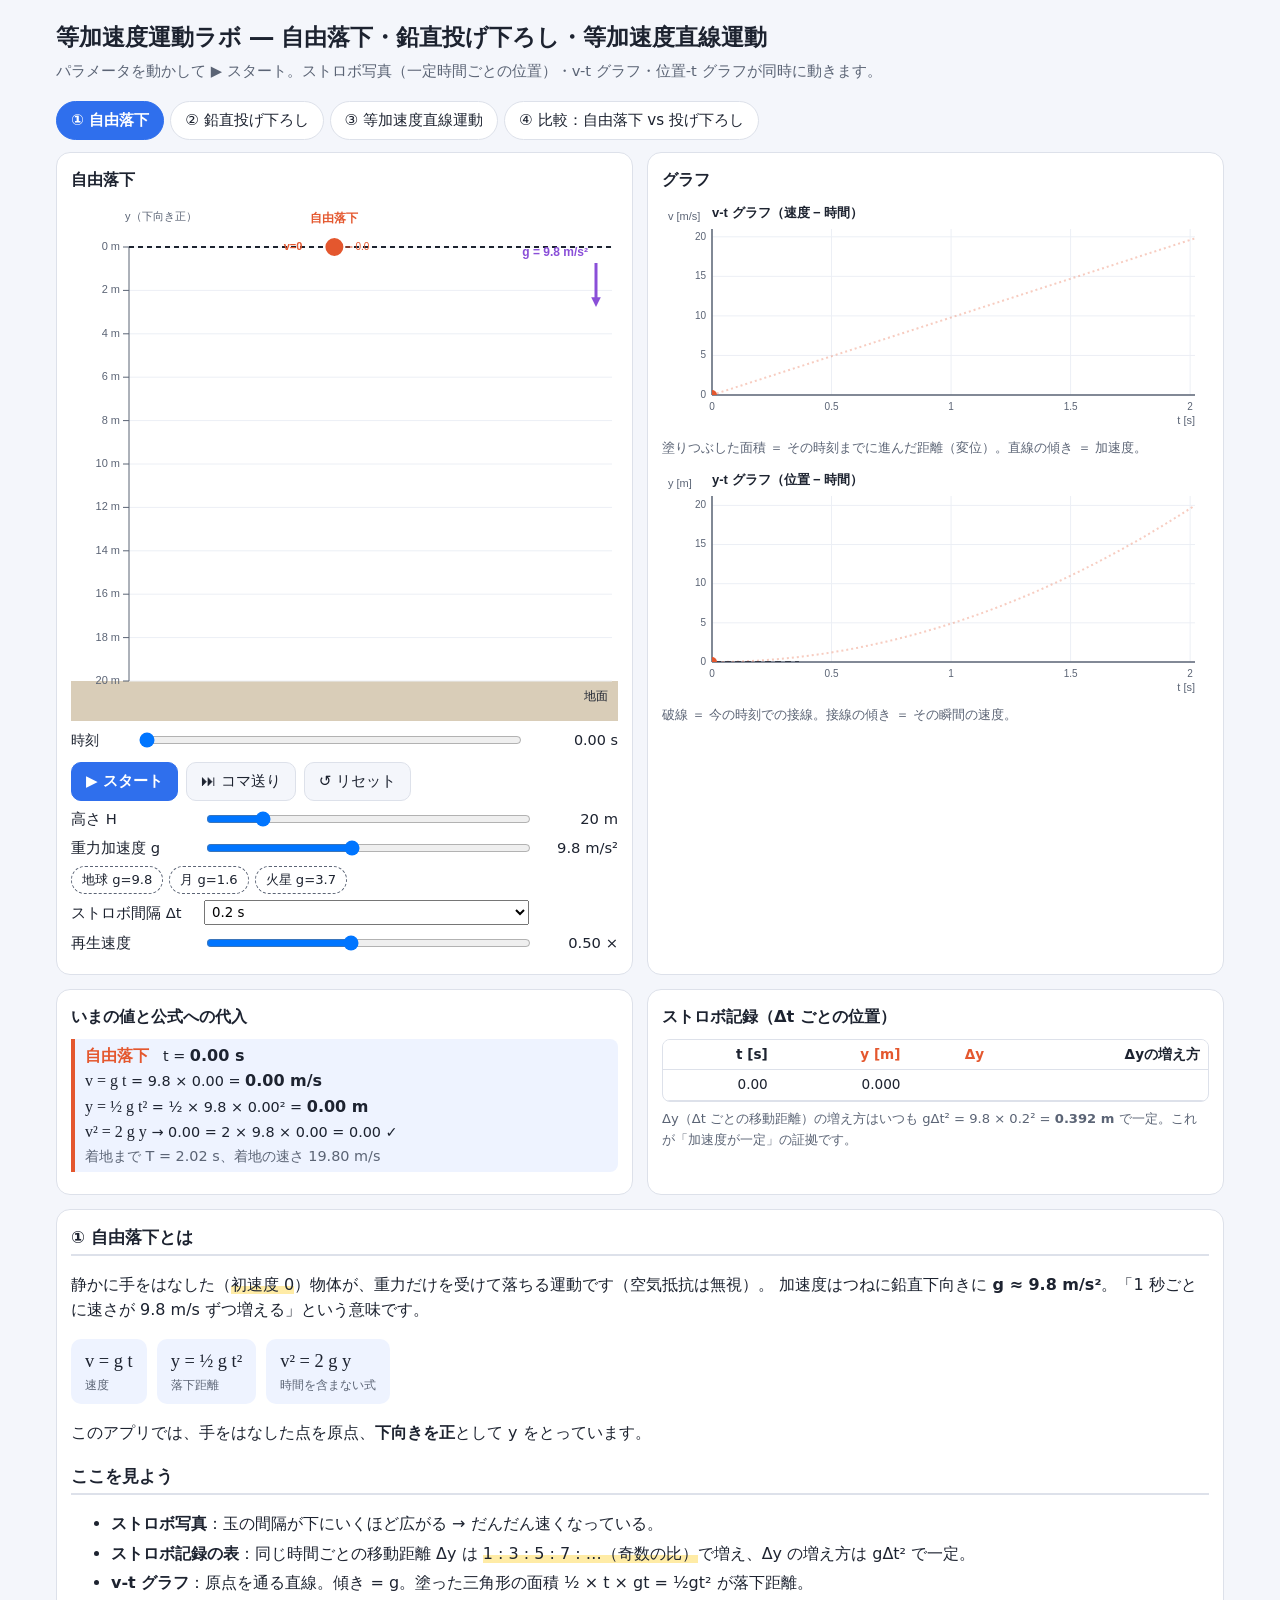
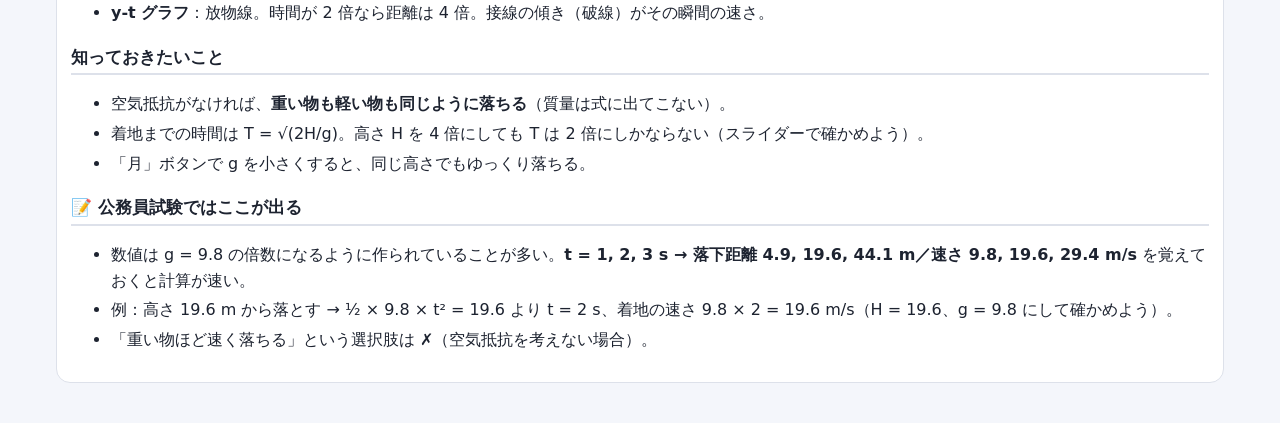
<file: lab/motion-lab.html>
<!DOCTYPE html>
<html lang="ja">
<head>
<meta charset="UTF-8">
<meta name="viewport" content="width=device-width, initial-scale=1">
<title>等加速度運動ラボ</title>
<style>
:root{
  --bg:#f4f6fb; --panel:#ffffff; --ink:#1d2330; --muted:#5b6475; --line:#dde1ea;
  --accent:#2f6fed; --c1:#e4572e; --c2:#2f6fed; --c3:#13a06b; --acc:#8a4fd8;
  --grid:#eceff5; --ground:#d9cdb8; --soft:#eef3ff;
}
@media (prefers-color-scheme: dark){
  :root{
    --bg:#11141b; --panel:#1a1f29; --ink:#e7eaf0; --muted:#9aa3b5; --line:#2c3340;
    --accent:#6d9bff; --c1:#ff7a52; --c2:#6d9bff; --c3:#3fcf95; --acc:#b88cff;
    --grid:#232935; --ground:#4a4234; --soft:#1f2a40;
  }
}
*{box-sizing:border-box}
body{margin:0;background:var(--bg);color:var(--ink);
  font-family:"Hiragino Sans","Yu Gothic UI","Meiryo",system-ui,sans-serif;line-height:1.6}
header{padding:18px 16px 6px;max-width:1200px;margin:0 auto}
h1{font-size:1.45rem;margin:0}
header p{margin:4px 0 0;color:var(--muted);font-size:.92rem}
.tabs{display:flex;gap:6px;flex-wrap:wrap;max-width:1200px;margin:12px auto 0;padding:0 16px}
.tabs button{border:1px solid var(--line);background:var(--panel);color:var(--ink);
  padding:8px 14px;border-radius:999px;font-size:.95rem;cursor:pointer;font-family:inherit}
.tabs button.on{background:var(--accent);border-color:var(--accent);color:#fff;font-weight:600}
main{max-width:1200px;margin:0 auto;padding:12px 16px 40px;display:grid;
  grid-template-columns:minmax(0,1fr) minmax(0,1fr);gap:14px}
@media (max-width:900px){main{grid-template-columns:minmax(0,1fr)}}
.card{background:var(--panel);border:1px solid var(--line);border-radius:14px;padding:14px}
.card h2{font-size:1.02rem;margin:0 0 8px}
canvas{width:100%;display:block}
.btns{display:flex;gap:8px;flex-wrap:wrap;margin:10px 0 4px}
.btns button{font-family:inherit;font-size:.95rem;padding:8px 14px;border-radius:10px;
  border:1px solid var(--line);background:var(--bg);color:var(--ink);cursor:pointer}
.btns button.primary{background:var(--accent);color:#fff;border-color:var(--accent);font-weight:600}
.ctrl{display:grid;grid-template-columns:8.5em minmax(0,1fr) 5.5em;align-items:center;gap:8px;margin:6px 0;font-size:.92rem}
.ctrl output{font-variant-numeric:tabular-nums;text-align:right}
.ctrl input[type=range]{width:100%}
.ctrl select{font-family:inherit;padding:3px}
.presets{display:flex;gap:6px;flex-wrap:wrap;margin:6px 0}
.presets button{font-family:inherit;font-size:.82rem;padding:4px 10px;border-radius:999px;
  border:1px dashed var(--muted);background:transparent;color:var(--ink);cursor:pointer}
.readout{font-size:.9rem;font-variant-numeric:tabular-nums}
.readout .body{border-left:4px solid;padding:4px 10px;margin:8px 0;background:var(--soft);border-radius:0 8px 8px 0}
.readout .f{font-family:"Cambria Math","Times New Roman",serif;font-size:1rem}
.readout b{font-size:1rem}
.tablewrap{max-height:260px;overflow:auto;border:1px solid var(--line);border-radius:8px}
table{border-collapse:collapse;width:100%;font-size:.85rem;font-variant-numeric:tabular-nums}
th,td{padding:4px 8px;text-align:right;border-bottom:1px solid var(--line);white-space:nowrap}
th{position:sticky;top:0;background:var(--panel)}
.note{font-size:.82rem;color:var(--muted);margin:6px 0 0}
.explain{grid-column:1/-1}
.explain h3{font-size:1.05rem;margin:18px 0 6px;border-bottom:2px solid var(--line);padding-bottom:3px}
.explain h3:first-child{margin-top:0}
.formula{display:flex;flex-wrap:wrap;gap:10px;margin:8px 0}
.formula div{background:var(--soft);border-radius:10px;padding:8px 14px;
  font-family:"Cambria Math","Times New Roman",serif;font-size:1.15rem}
.formula small{display:block;font-family:"Hiragino Sans","Yu Gothic UI","Meiryo",sans-serif;font-size:.75rem;color:var(--muted)}
.explain li{margin:4px 0}
.hl{background:linear-gradient(transparent 60%,rgba(255,200,0,.35) 60%)}
.timebar{display:grid;grid-template-columns:4em minmax(0,1fr) 6em;gap:8px;align-items:center;font-size:.9rem}
.timebar output{text-align:right;font-variant-numeric:tabular-nums}
</style>
</head>
<body>
<header>
  <h1>等加速度運動ラボ ― 自由落下・鉛直投げ下ろし・等加速度直線運動</h1>
  <p>パラメータを動かして ▶ スタート。ストロボ写真（一定時間ごとの位置）・v-t グラフ・位置-t グラフが同時に動きます。</p>
</header>

<nav class="tabs" id="tabs">
  <button data-mode="free" class="on">① 自由落下</button>
  <button data-mode="down">② 鉛直投げ下ろし</button>
  <button data-mode="accel">③ 等加速度直線運動</button>
  <button data-mode="compare">④ 比較：自由落下 vs 投げ下ろし</button>
</nav>

<main>
  <section class="card">
    <h2 id="sceneTitle">シミュレーション</h2>
    <canvas id="scene"></canvas>
    <div class="timebar" style="margin-top:8px">
      <span>時刻</span>
      <input type="range" id="tSlider" min="0" max="1" step="0.001" value="0">
      <output id="tOut">0.00 s</output>
    </div>
    <div class="btns">
      <button class="primary" id="play">▶ スタート</button>
      <button id="step">⏭ コマ送り</button>
      <button id="reset">↺ リセット</button>
    </div>

    <div class="ctrl" data-modes="free down compare"><label for="H">高さ H</label><input type="range" id="H" min="5" max="100" step="1"><output></output></div>
    <div class="ctrl" data-modes="free down compare"><label for="g">重力加速度 g</label><input type="range" id="g" min="1.6" max="20" step="0.1"><output></output></div>
    <div class="ctrl" data-modes="down compare"><label for="v0">初速度 v₀（下向き）</label><input type="range" id="v0" min="0" max="20" step="0.5"><output></output></div>
    <div class="ctrl" data-modes="accel"><label for="u0">初速度 v₀</label><input type="range" id="u0" min="-10" max="20" step="0.5"><output></output></div>
    <div class="ctrl" data-modes="accel"><label for="a">加速度 a</label><input type="range" id="a" min="-5" max="5" step="0.1"><output></output></div>
    <div class="presets" data-modes="accel">
      <button data-u0="0" data-a="2">静止から加速</button>
      <button data-u0="4" data-a="1.5">加速</button>
      <button data-u0="8" data-a="0">等速 (a=0)</button>
      <button data-u0="12" data-a="-2">減速 → 停止 → 逆走</button>
    </div>
    <div class="presets" data-modes="free down compare">
      <button data-g="9.8">地球 g=9.8</button>
      <button data-g="1.6">月 g=1.6</button>
      <button data-g="3.7">火星 g=3.7</button>
    </div>
    <div class="ctrl"><label for="strobe">ストロボ間隔 Δt</label>
      <select id="strobe"><option value="0.1">0.1 s</option><option value="0.2">0.2 s</option><option value="0.5">0.5 s</option><option value="1">1.0 s</option></select><span></span></div>
    <div class="ctrl"><label for="speed">再生速度</label><input type="range" id="speed" min="0.1" max="1" step="0.05"><output></output></div>
  </section>

  <section class="card">
    <h2>グラフ</h2>
    <canvas id="gv"></canvas>
    <p class="note">塗りつぶした面積 ＝ その時刻までに進んだ距離（変位）。直線の傾き ＝ 加速度。</p>
    <canvas id="gx" style="margin-top:10px"></canvas>
    <p class="note">破線 ＝ 今の時刻での接線。接線の傾き ＝ その瞬間の速度。</p>
  </section>

  <section class="card">
    <h2>いまの値と公式への代入</h2>
    <div class="readout" id="readout"></div>
  </section>

  <section class="card">
    <h2>ストロボ記録（Δt ごとの位置）</h2>
    <div class="tablewrap"><table id="table"></table></div>
    <p class="note" id="tableNote"></p>
  </section>

  <section class="card explain" id="explain"></section>
</main>

<script>
(() => {
const $ = s => document.querySelector(s);
const P = { H:20, g:9.8, v0:5, u0:4, a:1.5, strobe:0.2, speed:0.5 };
const X_MIN = -10, X_MAX = 50, T_CAP = 12;
const state = { mode:'free', t:0, running:false, last:0 };

/* ---------- 物理 ---------- */
const pos = (b,t) => b.v0*t + 0.5*b.a*t*t;
const vel = (b,t) => b.v0 + b.a*t;
function firstRoot(a, v0, X){ // v0 t + a t²/2 = X となる最小の t>0
  if (Math.abs(a) < 1e-9){ if (Math.abs(v0) < 1e-9) return Infinity; const t = X/v0; return t > 1e-9 ? t : Infinity; }
  const D = v0*v0 + 2*a*X; if (D < 0) return Infinity;
  const s = Math.sqrt(D);
  const r = [(-v0+s)/a, (-v0-s)/a].filter(t => t > 1e-9);
  return r.length ? Math.min(...r) : Infinity;
}
function bodies(){
  const m = state.mode;
  let bs;
  if (m === 'free') bs = [{ name:'自由落下', v0:0, a:P.g, color:'--c1', kind:'free' }];
  else if (m === 'down') bs = [{ name:'投げ下ろし', v0:P.v0, a:P.g, color:'--c2', kind:'down' }];
  else if (m === 'compare') bs = [
    { name:'自由落下', v0:0, a:P.g, color:'--c1', kind:'free' },
    { name:'投げ下ろし', v0:P.v0, a:P.g, color:'--c2', kind:'down' }];
  else bs = [{ name:'台車', v0:P.u0, a:P.a, color:'--c3', kind:'accel' }];
  bs.forEach(b => {
    b.tEnd = b.kind === 'accel'
      ? Math.min(T_CAP, firstRoot(b.a, b.v0, X_MAX), firstRoot(b.a, b.v0, X_MIN))
      : firstRoot(b.a, b.v0, P.H);
  });
  return bs;
}
const isVertical = () => state.mode !== 'accel';
const tEndAll = bs => Math.max(...bs.map(b => b.tEnd));

/* ---------- 描画ユーティリティ ---------- */
const dpr = () => window.devicePixelRatio || 1;
function fit(cv, h){
  const w = cv.clientWidth, r = dpr();
  if (cv.width !== Math.round(w*r) || cv.height !== Math.round(h*r)){
    cv.width = Math.round(w*r); cv.height = Math.round(h*r); cv.style.height = h + 'px';
  }
  const ctx = cv.getContext('2d'); ctx.setTransform(r,0,0,r,0,0); ctx.clearRect(0,0,w,h);
  return { ctx, w, h };
}
let C = {};
function readColors(){
  const cs = getComputedStyle(document.documentElement);
  ['--ink','--muted','--line','--grid','--ground','--c1','--c2','--c3','--acc','--panel','--accent']
    .forEach(k => C[k] = cs.getPropertyValue(k).trim());
}
function niceStep(range, n=5){
  const raw = range/n, p = Math.pow(10, Math.floor(Math.log10(raw))), f = raw/p;
  return (f < 1.5 ? 1 : f < 3 ? 2 : f < 7 ? 5 : 10) * p;
}
const fmt = (x, d=2) => (Math.abs(x) < 5e-10 ? 0 : x).toFixed(d);
function arrow(ctx, x1, y1, x2, y2, color, wd=3){
  const L = Math.hypot(x2-x1, y2-y1); if (L < 3) return;
  const an = Math.atan2(y2-y1, x2-x1), hs = Math.min(11, L*0.6);
  ctx.strokeStyle = color; ctx.fillStyle = color; ctx.lineWidth = wd;
  ctx.beginPath(); ctx.moveTo(x1,y1); ctx.lineTo(x2 - hs*0.7*Math.cos(an), y2 - hs*0.7*Math.sin(an)); ctx.stroke();
  ctx.beginPath(); ctx.moveTo(x2,y2);
  ctx.lineTo(x2 - hs*Math.cos(an-0.45), y2 - hs*Math.sin(an-0.45));
  ctx.lineTo(x2 - hs*Math.cos(an+0.45), y2 - hs*Math.sin(an+0.45));
  ctx.closePath(); ctx.fill();
}
function text(ctx, s, x, y, color, align='left', size=12, bold=false){
  ctx.fillStyle = color; ctx.textAlign = align; ctx.textBaseline = 'middle';
  ctx.font = `${bold?'600 ':''}${size}px "Hiragino Sans","Yu Gothic UI","Meiryo",sans-serif`;
  ctx.fillText(s, x, y);
}

/* ---------- シーン：鉛直 ---------- */
function drawVertical(bs){
  const { ctx, w, h } = fit($('#scene'), 520);
  const top = 46, bot = 40, left = 58;
  const s = (h - top - bot) / P.H, Y = y => top + y*s;
  // 地面
  ctx.fillStyle = C['--ground']; ctx.fillRect(0, Y(P.H), w, h - Y(P.H));
  text(ctx, '地面', w - 10, Y(P.H) + 16, C['--ink'], 'right', 12);
  // 目盛り
  const st = niceStep(P.H, 8);
  ctx.lineWidth = 1;
  for (let m = 0; m <= P.H + 1e-9; m += st){
    ctx.strokeStyle = C['--grid']; ctx.beginPath(); ctx.moveTo(left, Y(m)); ctx.lineTo(w - 6, Y(m)); ctx.stroke();
    ctx.strokeStyle = C['--muted']; ctx.beginPath(); ctx.moveTo(left - 6, Y(m)); ctx.lineTo(left, Y(m)); ctx.stroke();
    text(ctx, `${+m.toFixed(1)} m`, left - 9, Y(m), C['--muted'], 'right', 11);
  }
  ctx.strokeStyle = C['--muted']; ctx.beginPath(); ctx.moveTo(left, Y(0)); ctx.lineTo(left, Y(P.H)); ctx.stroke();
  text(ctx, 'y（下向き正）', left - 4, 16, C['--muted'], 'left', 11);
  // スタート台
  ctx.strokeStyle = C['--ink']; ctx.lineWidth = 2; ctx.setLineDash([5,4]);
  ctx.beginPath(); ctx.moveTo(left, Y(0)); ctx.lineTo(w - 6, Y(0)); ctx.stroke(); ctx.setLineDash([]);
  // 加速度表示
  const gx = w - 22;
  arrow(ctx, gx, top + 16, gx, top + 16 + Math.min(70, P.g*4.5), C['--acc'], 3);
  text(ctx, `g = ${P.g.toFixed(1)} m/s²`, gx - 8, top + 6, C['--acc'], 'right', 12, true);

  const vMax = Math.max(1, ...bs.map(b => Math.abs(vel(b, b.tEnd))));
  const vs = 95 / vMax;
  const colX = bs.length === 1 ? [left + (w-left)*0.42] : [left + (w-left)*0.26, left + (w-left)*0.62];
  bs.forEach((b, i) => {
    const x = colX[i], col = C[b.color], tt = Math.min(state.t, b.tEnd);
    text(ctx, b.name + (b.v0 ? `（v₀=${b.v0} m/s）` : ''), x, 18 + (bs.length > 1 ? 0 : 0), col, 'center', 12, true);
    // ストロボ
    const n = Math.floor(tt / P.strobe + 1e-9);
    let lastLabel = -1e9;
    for (let k = 0; k <= n; k++){
      const y = pos(b, k*P.strobe), py = Y(y);
      ctx.globalAlpha = 0.28; ctx.fillStyle = col;
      ctx.beginPath(); ctx.arc(x, py, 9, 0, Math.PI*2); ctx.fill(); ctx.globalAlpha = 1;
      ctx.strokeStyle = col; ctx.lineWidth = 1;
      ctx.beginPath(); ctx.moveTo(x + 11, py); ctx.lineTo(x + 18, py); ctx.stroke();
      if (py - lastLabel > 13){ text(ctx, `${fmt(y,1)}`, x + 21, py, col, 'left', 10); lastLabel = py; }
    }
    // 本体
    const y = pos(b, tt), py = Y(y), v = vel(b, tt);
    ctx.fillStyle = col; ctx.beginPath(); ctx.arc(x, py, 10, 0, Math.PI*2); ctx.fill();
    ctx.strokeStyle = C['--panel']; ctx.lineWidth = 2; ctx.stroke();
    if (state.t >= b.tEnd - 1e-9){ text(ctx, `着地！ v=${fmt(v,1)} m/s`, x, py - 20, col, 'center', 12, true); return; }
    // 速度ベクトル
    arrow(ctx, x - 26, py, x - 26, py + v*vs, col, 4);
    if (Math.abs(v) > 0.05) text(ctx, `v=${fmt(v,1)}`, x - 32, py + v*vs/2 + 0, col, 'right', 11, true);
    else text(ctx, 'v=0', x - 32, py, col, 'right', 11, true);
  });
}

/* ---------- シーン：水平 ---------- */
function drawHorizontal(bs){
  const b = bs[0];
  const { ctx, w, h } = fit($('#scene'), 300);
  const l = 26, r = 26, s = (w - l - r)/(X_MAX - X_MIN), X = x => l + (x - X_MIN)*s;
  const trackY = 222, stripY = 50, aY = 108, vY = 150;
  const col = C[b.color], tt = Math.min(state.t, b.tEnd);
  // レール・目盛り
  ctx.fillStyle = C['--ground']; ctx.fillRect(0, trackY, w, 6);
  const st = niceStep(X_MAX - X_MIN, 10);
  for (let m = Math.ceil(X_MIN/st)*st; m <= X_MAX + 1e-9; m += st){
    ctx.strokeStyle = C['--grid']; ctx.lineWidth = 1;
    ctx.beginPath(); ctx.moveTo(X(m), stripY - 18); ctx.lineTo(X(m), trackY); ctx.stroke();
    ctx.strokeStyle = C['--muted']; ctx.beginPath(); ctx.moveTo(X(m), trackY + 6); ctx.lineTo(X(m), trackY + 12); ctx.stroke();
    text(ctx, `${m}`, X(m), trackY + 22, m === 0 ? C['--ink'] : C['--muted'], 'center', 11, m === 0);
  }
  text(ctx, 'x [m]（右向き正）', w - r, trackY + 40, C['--muted'], 'right', 11);
  text(ctx, 'スタート x=0', X(0), trackY + 40, C['--ink'], 'center', 11);
  // ストロボ帯
  text(ctx, 'ストロボ写真', l, stripY - 26, C['--muted'], 'left', 11);
  ctx.strokeStyle = C['--line']; ctx.beginPath(); ctx.moveTo(l, stripY); ctx.lineTo(w - r, stripY); ctx.stroke();
  const n = Math.floor(tt / P.strobe + 1e-9);
  for (let k = 0; k <= n; k++){
    const x = pos(b, k*P.strobe);
    ctx.globalAlpha = 0.35; ctx.fillStyle = col;
    ctx.beginPath(); ctx.arc(X(x), stripY, 7, 0, Math.PI*2); ctx.fill(); ctx.globalAlpha = 1;
    ctx.strokeStyle = col; ctx.lineWidth = 1;
    ctx.beginPath(); ctx.moveTo(X(x), stripY + 9); ctx.lineTo(X(x), stripY + 15); ctx.stroke();
  }
  // 台車
  const x = pos(b, tt), cx = X(x), v = vel(b, tt);
  ctx.fillStyle = col;
  ctx.beginPath(); ctx.roundRect ? ctx.roundRect(cx - 20, trackY - 30, 40, 20, 5) : ctx.rect(cx - 20, trackY - 30, 40, 20); ctx.fill();
  ctx.fillStyle = C['--ink'];
  [cx - 11, cx + 11].forEach(wx => { ctx.beginPath(); ctx.arc(wx, trackY - 6, 6, 0, Math.PI*2); ctx.fill(); });
  // ベクトル
  const vMax = Math.max(1, Math.abs(b.v0), Math.abs(vel(b, b.tEnd)));
  const vs = 110 / vMax;
  ctx.strokeStyle = C['--line']; ctx.setLineDash([3,3]); ctx.lineWidth = 1;
  ctx.beginPath(); ctx.moveTo(cx, aY - 12); ctx.lineTo(cx, trackY - 30); ctx.stroke(); ctx.setLineDash([]);
  arrow(ctx, cx, vY, cx + v*vs, vY, col, 4);
  text(ctx, `速度 v = ${fmt(v,1)} m/s`, cx + (v >= 0 ? -6 : 6), vY - 14, col, v >= 0 ? 'left' : 'right', 12, true);
  arrow(ctx, cx, aY, cx + b.a*14, aY, C['--acc'], 3);
  text(ctx, `加速度 a = ${fmt(b.a,1)} m/s²`, cx + (b.a >= 0 ? -6 : 6), aY - 14, C['--acc'], b.a >= 0 ? 'left' : 'right', 12, true);
  if (Math.abs(v) < 0.08 && b.a !== 0) text(ctx, '一瞬止まる！', cx, trackY - 44, C['--ink'], 'center', 12, true);
}

/* ---------- グラフ ---------- */
function drawGraph(cv, cfg){
  const { ctx, w, h } = fit(cv, 230);
  const l = 50, r = 14, t = 28, b = 36, pw = w - l - r, ph = h - t - b;
  let { yMin, yMax } = cfg; if (yMax - yMin < 1e-6){ yMax += 1; yMin -= 1; }
  const pad = (yMax - yMin)*0.06; yMin -= (yMin < 0 ? pad : 0); yMax += pad;
  const X = tt => l + tt/cfg.tMax*pw, Y = v => t + (yMax - v)/(yMax - yMin)*ph;
  text(ctx, cfg.title, l, 12, C['--ink'], 'left', 13, true);
  // グリッド
  const sx = niceStep(cfg.tMax, 6), sy = niceStep(yMax - yMin, 5);
  ctx.lineWidth = 1;
  for (let tt = 0; tt <= cfg.tMax + 1e-9; tt += sx){
    ctx.strokeStyle = C['--grid']; ctx.beginPath(); ctx.moveTo(X(tt), t); ctx.lineTo(X(tt), t + ph); ctx.stroke();
    text(ctx, +tt.toFixed(2) + '', X(tt), t + ph + 12, C['--muted'], 'center', 10);
  }
  for (let v = Math.ceil(yMin/sy)*sy; v <= yMax + 1e-9; v += sy){
    ctx.strokeStyle = C['--grid']; ctx.beginPath(); ctx.moveTo(l, Y(v)); ctx.lineTo(l + pw, Y(v)); ctx.stroke();
    text(ctx, +v.toFixed(2) + '', l - 6, Y(v), C['--muted'], 'right', 10);
  }
  ctx.strokeStyle = C['--muted']; ctx.lineWidth = 1.5;
  ctx.beginPath(); ctx.moveTo(l, t); ctx.lineTo(l, t + ph); ctx.stroke();
  if (yMin <= 0 && yMax >= 0){ ctx.beginPath(); ctx.moveTo(l, Y(0)); ctx.lineTo(l + pw, Y(0)); ctx.stroke(); }
  text(ctx, 't [s]', l + pw, t + ph + 26, C['--muted'], 'right', 11);
  text(ctx, cfg.ylabel, l - 44, t - 12, C['--muted'], 'left', 11);

  ctx.save(); ctx.beginPath(); ctx.rect(l, t, pw, ph); ctx.clip();
  cfg.series.forEach(sr => {
    const col = C[sr.color], tc = Math.min(state.t, sr.tEnd), N = 80;
    const path = (t1) => { ctx.beginPath(); for (let i = 0; i <= N; i++){ const tt = t1*i/N; i ? ctx.lineTo(X(tt), Y(sr.f(tt))) : ctx.moveTo(X(tt), Y(sr.f(tt))); } };
    if (cfg.area && tc > 0){
      path(tc); ctx.lineTo(X(tc), Y(0)); ctx.lineTo(X(0), Y(0)); ctx.closePath();
      ctx.globalAlpha = 0.18; ctx.fillStyle = col; ctx.fill(); ctx.globalAlpha = 1;
    }
    ctx.strokeStyle = col; ctx.globalAlpha = 0.3; ctx.lineWidth = 2; ctx.setLineDash([2,3]); path(sr.tEnd); ctx.stroke();
    ctx.setLineDash([]); ctx.globalAlpha = 1; ctx.lineWidth = 3; path(tc); ctx.stroke();
    if (cfg.tangent){
      const sl = sr.d(tc), d = cfg.tMax*0.18, y0 = sr.f(tc);
      ctx.strokeStyle = C['--ink']; ctx.lineWidth = 1.5; ctx.setLineDash([6,4]);
      ctx.beginPath(); ctx.moveTo(X(tc - d), Y(y0 - sl*d)); ctx.lineTo(X(tc + d), Y(y0 + sl*d)); ctx.stroke(); ctx.setLineDash([]);
    }
    ctx.fillStyle = col; ctx.beginPath(); ctx.arc(X(tc), Y(sr.f(tc)), 5, 0, Math.PI*2); ctx.fill();
  });
  ctx.restore();
}

/* ---------- 数値表示 ---------- */
function readout(bs){
  const vert = isVertical(), q = vert ? 'y' : 'x', A = vert ? 'g' : 'a';
  return bs.map(b => {
    const tt = Math.min(state.t, b.tEnd), v = vel(b, tt), x = pos(b, tt);
    const T = fmt(tt), col = `var(${b.color})`;
    let lines;
    if (b.kind === 'free'){
      lines = [
        `<span class="f">v = g t</span> = ${fmt(b.a,1)} × ${T} = <b>${fmt(v)} m/s</b>`,
        `<span class="f">y = ½ g t²</span> = ½ × ${fmt(b.a,1)} × ${T}² = <b>${fmt(x)} m</b>`,
        `<span class="f">v² = 2 g y</span> → ${fmt(v*v)} = 2 × ${fmt(b.a,1)} × ${fmt(x)} = ${fmt(2*b.a*x)} ✓`];
    } else {
      lines = [
        `<span class="f">v = v₀ + ${A} t</span> = ${fmt(b.v0,1)} + (${fmt(b.a,1)}) × ${T} = <b>${fmt(v)} m/s</b>`,
        `<span class="f">${q} = v₀ t + ½ ${A} t²</span> = ${fmt(b.v0,1)}×${T} + ½×(${fmt(b.a,1)})×${T}² = <b>${fmt(x)} m</b>`,
        `<span class="f">v² − v₀² = 2 ${A} ${q}</span> → ${fmt(v*v - b.v0*b.v0)} = ${fmt(2*b.a*x)} ✓`];
    }
    let end = '';
    if (vert) end = `着地まで T = ${fmt(b.tEnd)} s、着地の速さ ${fmt(vel(b,b.tEnd))} m/s`;
    else {
      const stop = b.a !== 0 ? -b.v0/b.a : Infinity;
      end = stop > 0 && stop < b.tEnd ? `t = −v₀/a = ${fmt(stop)} s で止まり、その後は逆向きに動く（最も遠い位置 x = ${fmt(pos(b,stop))} m）` : `表示範囲の端まで ${fmt(b.tEnd)} s`;
    }
    return `<div class="body" style="border-color:${col}"><b style="color:${col}">${b.name}</b>　t = <b>${T} s</b><br>${lines.join('<br>')}<br><span style="color:var(--muted)">${end}</span></div>`;
  }).join('') + (state.mode === 'compare' ? (() => {
    const [f, d] = bs, tt = Math.min(state.t, f.tEnd, d.tEnd);
    return `<div class="body" style="border-color:var(--muted)">差（投げ下ろし − 自由落下）　t = ${fmt(tt)} s<br>速度の差 = ${fmt(vel(d,tt) - vel(f,tt))} m/s（いつも v₀ = ${d.v0}）<br>位置の差 = ${fmt(pos(d,tt) - pos(f,tt))} m（= v₀ t = ${fmt(d.v0*tt)}、時間に比例）</div>`;
  })() : '');
}

let tableKey = '';
function table(bs){
  const tMaxShown = Math.min(state.t, tEndAll(bs));
  const n = Math.floor(tMaxShown / P.strobe + 1e-9);
  const key = state.mode + JSON.stringify(P) + n;
  if (key === tableKey) return; tableKey = key;
  const q = isVertical() ? 'y' : 'x';
  let head = '<tr><th>t [s]</th>';
  bs.forEach(b => head += `<th style="color:var(${b.color})">${q} [m]${bs.length > 1 ? '<br>' + b.name : ''}</th><th style="color:var(${b.color})">Δ${q}</th>` + (bs.length === 1 ? `<th>Δ${q}の増え方</th>` : ''));
  head += '</tr>';
  let rows = '';
  for (let k = 0; k <= n; k++){
    const tk = k*P.strobe;
    rows += `<tr><td>${fmt(tk)}</td>`;
    bs.forEach(b => {
      if (tk > b.tEnd + 1e-9){ rows += '<td>着地</td><td></td>' + (bs.length === 1 ? '<td></td>' : ''); return; }
      const x = pos(b, tk);
      const dx = k ? x - pos(b, tk - P.strobe) : null;
      const ddx = k > 1 ? dx - (pos(b, tk - P.strobe) - pos(b, tk - 2*P.strobe)) : null;
      rows += `<td>${fmt(x,3)}</td><td>${dx === null ? '' : fmt(dx,3)}</td>` + (bs.length === 1 ? `<td>${ddx === null ? '' : '+' + fmt(ddx,3).replace('+-','−')}</td>` : '');
    });
    rows += '</tr>';
  }
  $('#table').innerHTML = head + rows;
  const w = $('.tablewrap'); w.scrollTop = w.scrollHeight;
  const a = bs[0].a;
  $('#tableNote').innerHTML = `Δ${q}（Δt ごとの移動距離）の増え方はいつも ${isVertical() ? 'g' : 'a'}Δt² = ${fmt(a,1)} × ${P.strobe}² = <b>${fmt(a*P.strobe*P.strobe,3)} m</b> で一定。これが「加速度が一定」の証拠です。`;
}

/* ---------- 解説 ---------- */
const EXPLAIN = {
free: `
<h3>① 自由落下とは</h3>
<p>静かに手をはなした（<span class="hl">初速度 0</span>）物体が、重力だけを受けて落ちる運動です（空気抵抗は無視）。
加速度はつねに鉛直下向きに <b>g ≈ 9.8 m/s²</b>。「1 秒ごとに速さが 9.8 m/s ずつ増える」という意味です。</p>
<div class="formula">
  <div>v = g t<small>速度</small></div>
  <div>y = ½ g t²<small>落下距離</small></div>
  <div>v² = 2 g y<small>時間を含まない式</small></div>
</div>
<p>このアプリでは、手をはなした点を原点、<b>下向きを正</b>として y をとっています。</p>
<h3>ここを見よう</h3>
<ul>
  <li><b>ストロボ写真</b>：玉の間隔が下にいくほど広がる → だんだん速くなっている。</li>
  <li><b>ストロボ記録の表</b>：同じ時間ごとの移動距離 Δy は <span class="hl">1 : 3 : 5 : 7 : …（奇数の比）</span>で増え、Δy の増え方は gΔt² で一定。</li>
  <li><b>v-t グラフ</b>：原点を通る直線。傾き = g。塗った三角形の面積 ½ × t × gt = ½gt² が落下距離。</li>
  <li><b>y-t グラフ</b>：放物線。時間が 2 倍なら距離は 4 倍。接線の傾き（破線）がその瞬間の速さ。</li>
</ul>
<h3>知っておきたいこと</h3>
<ul>
  <li>空気抵抗がなければ、<b>重い物も軽い物も同じように落ちる</b>（質量は式に出てこない）。</li>
  <li>着地までの時間は <span class="f">T = √(2H/g)</span>。高さ H を 4 倍にしても T は 2 倍にしかならない（スライダーで確かめよう）。</li>
  <li>「月」ボタンで g を小さくすると、同じ高さでもゆっくり落ちる。</li>
</ul>`,
down: `
<h3>② 鉛直投げ下ろしとは</h3>
<p>真下に向けて<span class="hl">初速度 v₀ で投げ出した</span>物体の運動。手を離れたあとは重力しかはたらかないので、
<b>加速度は自由落下と同じ g</b> です。違うのは「スタートのときの速さ」だけ。</p>
<div class="formula">
  <div>v = v₀ + g t<small>速度</small></div>
  <div>y = v₀ t + ½ g t²<small>落下距離</small></div>
  <div>v² − v₀² = 2 g y<small>時間を含まない式</small></div>
</div>
<p>v₀ = 0 にすると自由落下の式にもどります（スライダーで v₀ を 0 にしてみよう）。</p>
<h3>ここを見よう</h3>
<ul>
  <li><b>v-t グラフ</b>：切片が v₀、傾きが g の直線。自由落下のグラフを <b>v₀ だけ上に平行移動</b>した形。</li>
  <li><b>面積の内訳</b>：落下距離 = 長方形 v₀ t（初速のまま進む分）＋ 三角形 ½ g t²（加速で増えた分）。</li>
  <li><b>ストロボ記録</b>：最初から間隔が開いているが、Δy の増え方は自由落下と同じ gΔt²。加速度が同じだから。</li>
</ul>
<h3>よくある誤解</h3>
<ul>
  <li>✗「強く投げると加速度も大きくなる」→ ○ 加速度はいつも g。大きくなるのは初速度だけ。</li>
  <li>✗「投げた力が物体にはたらき続ける」→ ○ 手を離れた後にはたらく力は重力だけ。</li>
</ul>`,
accel: `
<h3>③ 等加速度直線運動とは</h3>
<p>一直線上を、<span class="hl">一定の加速度 a</span> で進む運動です。自由落下（v₀ = 0, a = g）や投げ下ろし（a = g）は、
その「鉛直方向バージョン」の特別な場合です。</p>
<div class="formula">
  <div>v = v₀ + a t<small>速度</small></div>
  <div>x = v₀ t + ½ a t²<small>変位</small></div>
  <div>v² − v₀² = 2 a x<small>時間を含まない式</small></div>
</div>
<p>3 番目の式は、1 番目の式から t = (v − v₀)/a を求めて 2 番目に代入すると導けます。</p>
<h3>a の向きで運動が変わる</h3>
<ul>
  <li><b>a が v₀ と同じ向き（a &gt; 0）</b>：だんだん速くなる。</li>
  <li><b>a = 0</b>：等速直線運動。x-t グラフは直線、ストロボの間隔は一定。</li>
  <li><b>a が v₀ と逆向き（a &lt; 0）</b>：減速し、<span class="f">t = −v₀ / a</span> で一瞬止まり、そのあと逆向きに動き出す。
  「減速 → 停止 → 逆走」ボタンで確かめよう。止まった瞬間も加速度は 0 ではない点に注意。</li>
</ul>
<h3>グラフの読み方</h3>
<ul>
  <li><b>v-t グラフの傾き = 加速度 a</b>、<b>v-t グラフの面積 = 変位 x</b>（t 軸より下の面積は負の変位）。</li>
  <li><b>x-t グラフの接線の傾き = 速度 v</b>。止まる瞬間は接線が水平（放物線の頂点）。</li>
  <li>a &lt; 0 のとき x-t グラフは上に凸、a &gt; 0 のとき下に凸。</li>
</ul>`,
compare: `
<h3>④ 自由落下と投げ下ろしを比べる</h3>
<p>同じ高さから同時にスタートさせます。赤が自由落下（v₀ = 0）、青が投げ下ろし（初速度 v₀）です。</p>
<div class="formula">
  <div>v<sub>投</sub> − v<sub>自</sub> = v₀<small>速度の差：いつも一定</small></div>
  <div>y<sub>投</sub> − y<sub>自</sub> = v₀ t<small>位置の差：時間に比例</small></div>
</div>
<h3>ここを見よう</h3>
<ul>
  <li><b>v-t グラフの 2 本の直線は平行</b>。傾き（= 加速度 g）が同じだから。</li>
  <li>2 つの玉の間隔は、一定の速さ v₀ で開いていく。</li>
  <li>投げ下ろしの方が先に着地する。着地時刻は y = H を t について解いて
    <span class="f">T = (−v₀ + √(v₀² + 2gH)) / g</span>。</li>
  <li>「いまの値」の欄で、速度差と位置差が式どおりになっていることを確認しよう。</li>
</ul>
<h3>考えてみよう</h3>
<ul>
  <li>自由落下の玉から見ると、投げ下ろしの玉はどう動いて見える？（答え：速さ v₀ の等速運動。加速度の差が 0 だから）</li>
</ul>`
};

/* ---------- 公務員試験での出題ポイント ---------- */
const EXAM_TIPS = {
free: `
<h3>📝 公務員試験ではここが出る</h3>
<ul>
  <li>数値は g = 9.8 の倍数になるように作られていることが多い。<b>t = 1, 2, 3 s → 落下距離 4.9, 19.6, 44.1 m／速さ 9.8, 19.6, 29.4 m/s</b> を覚えておくと計算が速い。</li>
  <li>例：高さ 19.6 m から落とす → ½ × 9.8 × t² = 19.6 より t = 2 s、着地の速さ 9.8 × 2 = 19.6 m/s（H = 19.6、g = 9.8 にして確かめよう）。</li>
  <li>「重い物ほど速く落ちる」という選択肢は ✗（空気抵抗を考えない場合）。</li>
</ul>`,
down: `
<h3>📝 公務員試験ではここが出る</h3>
<ul>
  <li>着地までの時間を y の式から求めると 2 次方程式になって面倒。<b>先に v² − v₀² = 2gH で着地の速さ v を出し、t = (v − v₀)/g</b> とすると楽。</li>
  <li>例：v₀ = 4.9 m/s で投げ下ろす → 1 秒後の落下距離は 4.9 × 1 + 4.9 = 9.8 m。</li>
  <li>「投げ下ろしは自由落下より加速度が大きい」は ✗。加速度はどちらも g。</li>
</ul>`,
accel: `
<h3>📝 公務員試験ではここが出る</h3>
<ul>
  <li><b>止まるまでの時間と距離</b>が定番。v = 0 とおくと t = v₀/|a|、距離 x = v₀²/(2|a|)。</li>
  <li>例：20 m/s の車が 5 m/s² で減速 → 4 s で止まり、止まるまでに 40 m 進む（v-t グラフの三角形 ½ × 4 × 20）。</li>
  <li>グラフ問題は「傾き = 加速度」「面積 = 移動距離」の2つだけで解けることが多い。式より先にグラフを描こう。</li>
</ul>`,
compare: `
<h3>📝 公務員試験ではここが出る</h3>
<ul>
  <li>同時に動き出した2物体は、加速度が同じなら<b>相手から見ると等速運動</b>。「何秒後に何 m 離れるか」は v₀ × t だけで出せる。</li>
  <li>「速度の差はだんだん大きくなる」は ✗。差はいつも v₀ で一定。</li>
</ul>`
};

/* ---------- UI ---------- */
const sliders = { H:['m',0], g:['m/s²',1], v0:['m/s',1], u0:['m/s',1], a:['m/s²',1], speed:['×',2] };
Object.entries(sliders).forEach(([k, [unit, d]]) => {
  const el = $('#' + k), out = el.nextElementSibling;
  el.value = P[k];
  const show = () => out.textContent = `${(+el.value).toFixed(d)} ${unit}`;
  show();
  el.addEventListener('input', () => { P[k] = +el.value; show(); if (k !== 'speed') resetT(); });
});
$('#strobe').value = P.strobe;
$('#strobe').addEventListener('change', e => { P.strobe = +e.target.value; tableKey = ''; });

document.querySelectorAll('.presets button').forEach(btn => btn.addEventListener('click', () => {
  ['u0','a','g'].forEach(k => { if (btn.dataset[k] !== undefined){ P[k] = +btn.dataset[k]; const el = $('#' + k); el.value = P[k]; el.dispatchEvent(new Event('input')); } });
  resetT(); play(true);
}));

function setMode(m){
  state.mode = m;
  document.querySelectorAll('#tabs button').forEach(b => b.classList.toggle('on', b.dataset.mode === m));
  document.querySelectorAll('[data-modes]').forEach(el => el.style.display = el.dataset.modes.split(' ').includes(m) ? '' : 'none');
  P.strobe = m === 'accel' ? 0.5 : 0.2; $('#strobe').value = P.strobe;
  $('#sceneTitle').textContent = { free:'自由落下', down:'鉛直投げ下ろし', accel:'等加速度直線運動（水平なレール上の台車）', compare:'自由落下 vs 鉛直投げ下ろし' }[m];
  $('#explain').innerHTML = EXPLAIN[m] + EXAM_TIPS[m];
  resetT();
}
document.querySelectorAll('#tabs button').forEach(b => b.addEventListener('click', () => setMode(b.dataset.mode)));

function resetT(){ state.t = 0; play(false); tableKey = ''; }
function play(on){
  const end = tEndAll(bodies());
  if (on && state.t >= end - 1e-9) state.t = 0;
  state.running = on; state.last = performance.now();
  $('#play').textContent = on ? '⏸ 一時停止' : '▶ スタート';
}
$('#play').addEventListener('click', () => play(!state.running));
$('#reset').addEventListener('click', resetT);
$('#step').addEventListener('click', () => {
  play(false);
  const end = tEndAll(bodies());
  state.t = Math.min(end, (Math.floor(state.t / P.strobe + 1e-6) + 1) * P.strobe);
});
$('#tSlider').addEventListener('input', e => { play(false); state.t = +e.target.value * tEndAll(bodies()); });

/* ---------- ループ ---------- */
function frame(now){
  const bs = bodies(), end = tEndAll(bs);
  if (state.running){
    state.t += (now - state.last)/1000 * P.speed;
    if (state.t >= end){ state.t = end; play(false); }
  }
  state.last = now;
  readColors();
  isVertical() ? drawVertical(bs) : drawHorizontal(bs);

  const q = isVertical() ? 'y' : 'x';
  const vs = bs.flatMap(b => [vel(b,0), vel(b,b.tEnd), 0]);
  const xs = bs.flatMap(b => {
    const r = [pos(b,0), pos(b,b.tEnd)];
    if (b.a){ const ts = -b.v0/b.a; if (ts > 0 && ts < b.tEnd) r.push(pos(b,ts)); }
    return r;
  });
  drawGraph($('#gv'), { title:'v-t グラフ（速度 − 時間）', ylabel:'v [m/s]', tMax:end,
    yMin:Math.min(...vs), yMax:Math.max(...vs), area:true,
    series: bs.map(b => ({ color:b.color, tEnd:b.tEnd, f:t => vel(b,t), d:() => b.a })) });
  drawGraph($('#gx'), { title:`${q}-t グラフ（位置 − 時間）`, ylabel:`${q} [m]`, tMax:end,
    yMin:Math.min(0, ...xs), yMax:Math.max(...xs), tangent:true,
    series: bs.map(b => ({ color:b.color, tEnd:b.tEnd, f:t => pos(b,t), d:t => vel(b,t) })) });

  $('#readout').innerHTML = readout(bs);
  table(bs);
  $('#tSlider').value = end ? state.t / end : 0;
  $('#tOut').textContent = `${fmt(state.t)} s`;
  requestAnimationFrame(frame);
}
setMode('free');
requestAnimationFrame(frame);
})();
</script>
</body>
</html>
</file>
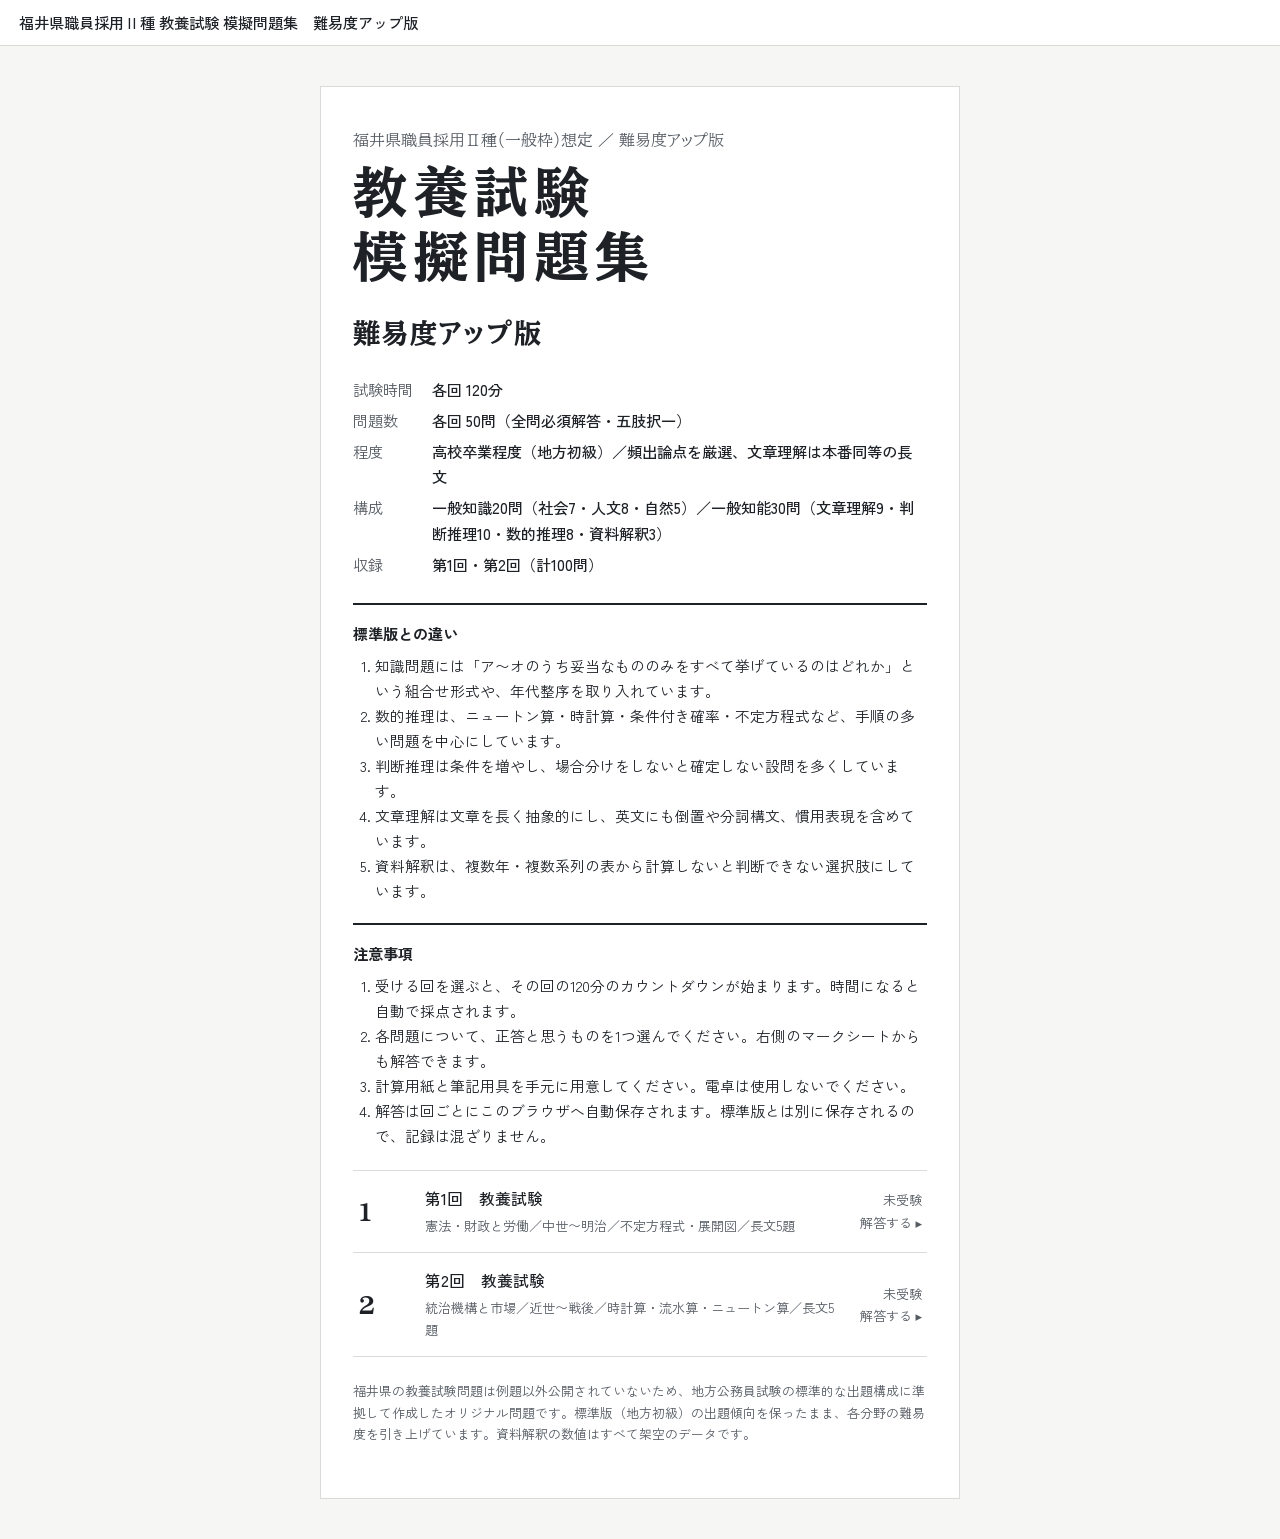
<file: mock/fukui-shokyu-hard.html>
<!DOCTYPE html>
<html lang="ja">
<head>
<meta charset="utf-8">
<meta name="viewport" content="width=device-width, initial-scale=1">
<title>福井県Ⅱ種 教養試験 模擬問題集 難易度アップ版 全2回</title>
<link rel="preconnect" href="https://fonts.googleapis.com">
<link rel="preconnect" href="https://fonts.gstatic.com" crossorigin>
<link href="https://fonts.googleapis.com/css2?family=BIZ+UDPMincho:wght@400;700&family=Zen+Kaku+Gothic+New:wght@400;500;700&display=swap" rel="stylesheet">
<style>
:root{
  --paper:#F6F7F4; --sheet:#FFFFFF; --ink:#1E2227; --graphite:#555B63; --rule:#D9DBD6;
  --omr:#C9414F; --omr-soft:#F6DDE0; --ok:#1C7466; --ok-soft:#DCEFEA; --ng:#B0452A; --ng-soft:#F5E1D9;
  --serif:"BIZ UDPMincho","Hiragino Mincho ProN","Yu Mincho",serif;
  --sans:"Zen Kaku Gothic New","Hiragino Sans","Yu Gothic",system-ui,sans-serif;
}
@media (prefers-color-scheme: dark){
  :root:not([data-theme="light"]){
    --paper:#16191C; --sheet:#1F2327; --ink:#E8E9E6; --graphite:#A5AAB0; --rule:#343A40;
    --omr:#E0707B; --omr-soft:#3A2327; --ok:#5DC2B0; --ok-soft:#1D3431; --ng:#E28A6E; --ng-soft:#3B2620;
  }
}
:root[data-theme="dark"]{
  --paper:#16191C; --sheet:#1F2327; --ink:#E8E9E6; --graphite:#A5AAB0; --rule:#343A40;
  --omr:#E0707B; --omr-soft:#3A2327; --ok:#5DC2B0; --ok-soft:#1D3431; --ng:#E28A6E; --ng-soft:#3B2620;
}
*{box-sizing:border-box}
html{scroll-padding-top:5rem}
body{margin:0;background:var(--paper);color:var(--ink);font-family:var(--sans);line-height:1.7;font-size:16px}
button{font:inherit;color:inherit}
:focus-visible{outline:3px solid var(--omr);outline-offset:2px}
img,svg{max-width:100%}

/* top bar */
.bar{position:sticky;top:0;z-index:20;background:var(--sheet);border-bottom:1px solid var(--rule);
  display:flex;align-items:center;gap:1rem;padding:.6rem 1.2rem}
.bar h1{font-size:.95rem;font-weight:500;margin:0;flex:1;min-width:0;white-space:nowrap;overflow:hidden;text-overflow:ellipsis}
.clock{font-variant-numeric:tabular-nums;font-size:1.6rem;font-weight:700;letter-spacing:.02em}
.clock.low{color:var(--omr)}
.progress{font-size:.85rem;color:var(--graphite);font-variant-numeric:tabular-nums}
.btn{border:1.5px solid var(--ink);background:transparent;border-radius:6px;padding:.45rem 1rem;cursor:pointer;font-weight:500}
.btn.primary{background:var(--ink);color:var(--sheet)}
.btn.warn{border-color:var(--omr);color:var(--omr)}
.btn:disabled{opacity:.4;cursor:not-allowed}

/* cover */
.cover{max-width:40rem;margin:2.5rem auto;padding:2.5rem 2rem;background:var(--sheet);border:1px solid var(--rule)}
.cover .kind{font-family:var(--serif);font-size:1rem;color:var(--graphite);margin:0}
.cover h2{font-family:var(--serif);font-size:clamp(2.2rem,7vw,3.4rem);line-height:1.2;margin:.3rem 0 1.4rem;letter-spacing:.12em}
.cover dl{display:grid;grid-template-columns:auto 1fr;gap:.3rem 1.2rem;margin:0 0 1.6rem;font-size:.95rem}
.cover dt{color:var(--graphite)}
.cover dd{margin:0;font-weight:500}
.notice{border-top:2px solid var(--ink);padding-top:1rem;font-size:.92rem}
.notice h3{font-size:.95rem;margin:0 0 .4rem}
.notice ol{margin:0;padding-left:1.4rem}
.cover .actions{display:flex;gap:.8rem;flex-wrap:wrap;margin-top:1.8rem}
.fine{font-size:.8rem;color:var(--graphite);margin-top:1.4rem}

/* exam layout */
.exam{display:grid;grid-template-columns:minmax(0,1fr) 17.5rem;gap:2rem;max-width:72rem;margin:0 auto;padding:1.5rem 1.2rem 6rem}
.booklet{min-width:0}
.sec-head{font-family:var(--serif);font-size:1.15rem;font-weight:700;margin:2.4rem 0 .6rem;padding-bottom:.3rem;border-bottom:2px solid var(--ink)}
.sec-head:first-child{margin-top:0}
.q{background:var(--sheet);border:1px solid var(--rule);padding:1.3rem 1.4rem 1.1rem;margin:0 0 1rem;max-width:46rem}
.q-top{display:flex;align-items:baseline;gap:.8rem;margin-bottom:.5rem}
.q-no{font-family:var(--serif);font-weight:700;font-size:1.1rem;white-space:nowrap}
.q-subj{font-size:.78rem;color:var(--graphite);border:1px solid var(--rule);border-radius:3px;padding:0 .4rem}
.q-body{font-family:var(--serif);font-size:1.02rem;line-height:1.95}
.q-body p{margin:.3rem 0}
.passage{border-left:3px solid var(--rule);padding:.2rem 0 .2rem 1rem;margin:.7rem 0}
.passage.en{font-family:Georgia,"Times New Roman",serif;line-height:1.8}
.q-body pre.fig{font-family:ui-monospace,SFMono-Regular,Menlo,Consolas,monospace;font-size:.95rem;line-height:1.35;background:var(--paper);border:1px solid var(--rule);border-radius:4px;padding:.7rem .9rem;margin:.7rem 0;overflow-x:auto}
.q-body table{border-collapse:collapse;margin:.6rem 0;font-family:var(--sans);font-size:.9rem;font-variant-numeric:tabular-nums}
.q-body th,.q-body td{border:1px solid var(--rule);padding:.25rem .7rem;text-align:right}
.q-body th{background:var(--paper);font-weight:500;text-align:center}
.q-body td:first-child{text-align:left}
.tbl{overflow-x:auto}
.choices{list-style:none;margin:.8rem 0 0;padding:0;display:grid;gap:.25rem}
.choices label{display:grid;grid-template-columns:2rem 1fr;align-items:start;gap:.3rem;padding:.35rem .5rem;border-radius:4px;cursor:pointer;font-family:var(--serif)}
.choices label:hover{background:var(--paper)}
.choices input{position:absolute;opacity:0;pointer-events:none}
.bubble{width:1.55rem;height:1.55rem;border:1.5px solid var(--omr);border-radius:50%;display:grid;place-items:center;
  font-family:var(--sans);font-size:.8rem;color:var(--omr);margin-top:.15rem;transition:background .12s}
.choices input:checked + .bubble{background:var(--ink);border-color:var(--ink);color:var(--sheet)}
.choices input:focus-visible + .bubble{outline:3px solid var(--omr);outline-offset:2px}
.choices input:checked ~ .ctext{font-weight:700}
.q.graded .choices label{cursor:default}
.q.graded .choices label.is-correct{background:var(--ok-soft)}
.q.graded .choices label.is-wrong{background:var(--ng-soft)}
.verdict{margin-top:.8rem;padding:.7rem .9rem;border-left:4px solid var(--ok);background:var(--paper);font-size:.92rem}
.verdict.ng{border-color:var(--ng)}
.verdict strong{display:block;margin-bottom:.2rem}

/* mark sheet */
.sheet{position:sticky;top:4.4rem;align-self:start;background:var(--sheet);border:1px solid var(--omr);padding:.9rem .8rem 1rem;max-height:calc(100vh - 5.4rem);overflow:auto}
.sheet-title{font-size:.85rem;color:var(--omr);font-weight:700;margin:0 0 .5rem;display:flex;justify-content:space-between}
.rows{display:grid;grid-template-columns:1fr 1fr;gap:0 .6rem}
.row{display:grid;grid-template-columns:1.7rem repeat(5,1fr);align-items:center;gap:2px;padding:1px 0;border-bottom:1px dotted var(--omr-soft)}
.row a{font-size:.72rem;color:var(--omr);text-decoration:none;text-align:right;padding-right:3px;font-variant-numeric:tabular-nums}
.dot{width:.95rem;height:.95rem;border:1px solid var(--omr);border-radius:50%;margin:auto;padding:0;background:transparent;cursor:pointer}
.dot.on{background:var(--ink);border-color:var(--ink)}
.dot.c{box-shadow:0 0 0 2px var(--ok)}
.dot.x{background:var(--ng);border-color:var(--ng)}
.sheet .btn{width:100%;margin-top:.8rem}
.sheet-toggle{display:none}

/* results */
.result{max-width:46rem;background:var(--sheet);border:1px solid var(--rule);padding:1.6rem 1.6rem 1.4rem;margin-bottom:1.6rem}
.score{font-family:var(--serif);font-size:3.2rem;font-weight:700;line-height:1;margin:.2rem 0 .3rem;font-variant-numeric:tabular-nums}
.score small{font-size:1.1rem;color:var(--graphite);font-weight:400}
.breakdown{display:grid;gap:.45rem;margin:1.2rem 0}
.bd{display:grid;grid-template-columns:8.5rem 1fr 3.4rem;align-items:center;gap:.6rem;font-size:.88rem}
.track{height:.6rem;background:var(--paper);border:1px solid var(--rule)}
.fill{height:100%;background:var(--ok)}
.bd span:last-child{text-align:right;font-variant-numeric:tabular-nums}
.filter{display:flex;gap:.6rem;flex-wrap:wrap}
.hidden{display:none!important}

@media (max-width: 860px){
  .exam{grid-template-columns:minmax(0,1fr);padding-bottom:7rem}
  .sheet{position:fixed;left:0;right:0;bottom:0;top:auto;max-height:65vh;border-width:1px 0 0;z-index:30;transform:translateY(100%);transition:transform .2s}
  .sheet.open{transform:none}
  .sheet-toggle{display:block;position:fixed;right:1rem;bottom:1rem;z-index:31;border:1.5px solid var(--omr);background:var(--sheet);color:var(--omr);border-radius:999px;padding:.6rem 1.1rem;font-weight:700}
  .bar h1{display:none}
  .q{padding:1.1rem 1rem}
}
@media (prefers-reduced-motion: reduce){ *{transition:none!important} }
@media print{
  .bar,.sheet,.sheet-toggle,.result .filter,.cover .actions{display:none!important}
  body{background:#fff;color:#000}
  .exam{display:block;padding:0}
  .q{break-inside:avoid;border:none;border-bottom:1px solid #ccc}
}

/* ---- 回の選択 ---- */
.picker{list-style:none;margin:1.4rem 0 0;padding:0;border-top:1px solid var(--rule)}
.picker li{border-bottom:1px solid var(--rule)}
.pick{display:grid;grid-template-columns:auto 1fr auto;align-items:center;gap:.4rem 1rem;
  width:100%;background:none;border:0;padding:.95rem .3rem;cursor:pointer;text-align:left;font:inherit}
.pick:hover{background:var(--paper)}
.pick .no{font-family:var(--serif);font-size:1.5rem;font-weight:700;line-height:1;min-width:3.2rem;font-variant-numeric:tabular-nums}
.pick .nm{min-width:0}
.pick .nm b{display:block;font-weight:500;font-size:.98rem}
.pick .nm span{display:block;font-size:.82rem;color:var(--graphite);margin-top:.1rem}
.pick .st{font-size:.82rem;text-align:right;white-space:nowrap;color:var(--graphite)}
.pick .st em{font-style:normal;font-weight:700;color:var(--omr);font-variant-numeric:tabular-nums}
.pick .st em.done{color:var(--ok)}
.setmark{font-size:.8rem;color:var(--graphite);border:1px solid var(--rule);border-radius:3px;padding:0 .45rem;white-space:nowrap}
.bar .back{border:0;background:none;padding:.3rem .5rem;cursor:pointer;font-size:.85rem;color:var(--graphite);text-decoration:underline;text-underline-offset:3px}
.bar > *{white-space:nowrap}
.bar h1{white-space:nowrap}
body[data-view="cover"] .bar .back,
body[data-view="cover"] #setmark,
body[data-view="cover"] #progress,
body[data-view="cover"] #clock,
body[data-view="cover"] #printBtn{display:none}
@media (max-width:860px){
  .bar{gap:.55rem;padding:.5rem .8rem}
  .bar .back{font-size:.8rem;padding:.3rem .2rem}
  #progress,#printBtn{display:none}
  .clock{font-size:1.35rem}
  body[data-view="cover"] .bar h1{display:block;font-size:.85rem;white-space:normal}
}
@media (max-width:520px){
  .pick{grid-template-columns:auto 1fr;row-gap:.2rem}
  .pick .st{grid-column:2;text-align:left}
}
@media print{ .picker,.bar .back{display:none!important} }
</style>
</head>
<body data-view="cover">

<header class="bar" id="bar">
  <button class="back" id="backBtn">← 回の選択</button>
  <h1>福井県職員採用Ⅱ種 教養試験 模擬問題集　難易度アップ版</h1>
  <span class="setmark" id="setmark"></span>
  <span class="progress" id="progress">解答 0 / 50</span>
  <span class="clock" id="clock">120:00</span>
  <button class="btn" id="printBtn">印刷</button>
</header>

<main>
  <section class="cover" id="cover">
    <p class="kind">福井県職員採用Ⅱ種（一般枠）想定 ／ 難易度アップ版</p>
    <h2>教養試験<br>模擬問題集<br><span style="font-size:.5em;letter-spacing:.05em">難易度アップ版</span></h2>
    <dl>
      <dt>試験時間</dt><dd>各回 120分</dd>
      <dt>問題数</dt><dd>各回 50問（全問必須解答・五肢択一）</dd>
      <dt>程度</dt><dd>高校卒業程度（地方初級）／頻出論点を厳選、文章理解は本番同等の長文</dd>
      <dt>構成</dt><dd>一般知識20問（社会7・人文8・自然5）／一般知能30問（文章理解9・判断推理10・数的推理8・資料解釈3）</dd>
      <dt>収録</dt><dd>第1回・第2回（計100問）</dd>
    </dl>
    <div class="notice">
      <h3>標準版との違い</h3>
      <ol>
        <li>知識問題には「ア〜オのうち妥当なもののみをすべて挙げているのはどれか」という組合せ形式や、年代整序を取り入れています。</li>
        <li>数的推理は、ニュートン算・時計算・条件付き確率・不定方程式など、手順の多い問題を中心にしています。</li>
        <li>判断推理は条件を増やし、場合分けをしないと確定しない設問を多くしています。</li>
        <li>文章理解は文章を長く抽象的にし、英文にも倒置や分詞構文、慣用表現を含めています。</li>
        <li>資料解釈は、複数年・複数系列の表から計算しないと判断できない選択肢にしています。</li>
      </ol>
    </div>
    <div class="notice" style="margin-top:1.2rem">
      <h3>注意事項</h3>
      <ol>
        <li>受ける回を選ぶと、その回の120分のカウントダウンが始まります。時間になると自動で採点されます。</li>
        <li>各問題について、正答と思うものを1つ選んでください。右側のマークシートからも解答できます。</li>
        <li>計算用紙と筆記用具を手元に用意してください。電卓は使用しないでください。</li>
        <li>解答は回ごとにこのブラウザへ自動保存されます。標準版とは別に保存されるので、記録は混ざりません。</li>
      </ol>
    </div>
    <ul class="picker" id="picker"></ul>
    <p class="fine">福井県の教養試験問題は例題以外公開されていないため、地方公務員試験の標準的な出題構成に準拠して作成したオリジナル問題です。標準版（地方初級）の出題傾向を保ったまま、各分野の難易度を引き上げています。資料解釈の数値はすべて架空のデータです。</p>
  </section>

  <div class="exam hidden" id="exam">
    <div class="booklet">
      <div class="result hidden" id="result"></div>
      <div id="questions"></div>
    </div>
    <aside class="sheet" id="sheet" aria-label="マークシート">
      <p class="sheet-title"><span>解答用紙</span><span id="sheetCount">0/50</span></p>
      <div class="rows" id="rows"></div>
      <button class="btn primary" id="submitBtn">解答を終了して採点する</button>
      <button class="btn hidden" id="retryBtn">この回をやり直す</button>
    </aside>
    <button class="sheet-toggle" id="sheetToggle" aria-controls="sheet" aria-expanded="false">解答用紙</button>
  </div>
</main>

<script>
const SETS = [
[
{"g":"社会科学","s":"政治（憲法）","q":"<p>日本国憲法に関する記述として、妥当なのはどれか。</p>","c":["憲法が保障する表現の自由は、営利を目的とする広告には全く及ばない。","社会権には、生存権、教育を受ける権利および財産権が含まれる。","憲法の改正は、各議院の出席議員の3分の2以上の賛成で発議される。","外国人にも、権利の性質上日本国民のみを対象とするものを除き、基本的人権の保障が及ぶとされている。","基本的人権は永久の権利であるから、いかなる場合にも制限されることはない。"],"a":4,"e":"参政権や社会権のように性質上日本国民を対象とする権利を除き、外国人にも人権の保障が及ぶというのが判例の立場です。 1 営利的表現にも一定の範囲で表現の自由の保障が及ぶとされています。 2 財産権は経済的自由権に分類されます。社会権は生存権・教育を受ける権利・勤労の権利・労働基本権です。 3 発議に必要なのは各議院の「総議員」の3分の2以上の賛成です（憲法96条）。 5 公共の福祉による制約を受けることがあり、絶対無制限ではありません。"},
{"g":"社会科学","s":"政治（選挙）","q":"<p>日本の国会と選挙制度に関する記述として、妥当なのはどれか。</p>","c":["内閣不信任決議は、衆議院と参議院のいずれにおいても、法的な拘束力をもって行うことができる。","衆議院の小選挙区で落選した候補者が、比例代表で当選することは認められていない。","参議院の比例代表選挙では非拘束名簿式が採用されており、投票者は政党名でも候補者名でも投票することができる。","参議院も解散されることがあり、その場合は3年ごとに総選挙が行われる。","公職選挙法上、インターネットを利用した選挙運動は、現在も全面的に禁止されている。"],"a":3,"e":"非拘束名簿式では、候補者名の得票も政党の得票として集計され、党内の当選順位は個人名の得票数で決まります（特定枠を除く）。1 法的拘束力をもつ内閣不信任決議は衆議院のみで、参議院の問責決議に法的拘束力はありません。2 重複立候補が認められており、惜敗率などにより比例代表で復活当選することがあります。4 参議院に解散はなく、3年ごとに半数を改選します。5 2013年の改正により、ウェブサイト等を利用した選挙運動が解禁されています。"},
{"g":"社会科学","s":"政治（地方自治）","q":"<p>日本の地方自治制度に関する記述として、妥当なのはどれか。</p>","c":["地方公共団体の長の解職請求は、有権者の50分の1以上の署名をもって行う。","条例では、法律の範囲内であっても罰則を定めることはできない。","機関委任事務は地方分権一括法により廃止され、事務は法定受託事務と自治事務に再編された。","住民監査請求は、有権者の一定数以上の署名を集めなければ行うことができない。","特別区は、地方自治法上、普通地方公共団体に分類される。"],"a":3,"e":"1999年の地方分権一括法により機関委任事務が廃止され、地方公共団体の事務は自治事務と法定受託事務に再編されました。1 解職請求は原則として有権者の3分の1以上の署名を要します。50分の1は条例の制定改廃請求などです。2 地方自治法により、条例で一定の範囲の刑罰や過料を定めることができます。4 住民監査請求は署名を要さず、住民1人でも行うことができます。5 特別区は特別地方公共団体に分類されます。"},
{"g":"社会科学","s":"経済（市場）","q":"<p>ある財の市場において、需要量 <i>D</i> と供給量 <i>S</i> が価格 <i>P</i> を用いて次のように表されるとき、均衡価格と均衡数量の組合せとして正しいのはどれか。</p>\n<p style=\"text-align:center\"><i>D</i> ＝ 120 − 2<i>P</i>　　　<i>S</i> ＝ 3<i>P</i> − 30</p>","c":["価格25 ・ 数量70","価格40 ・ 数量40","価格30 ・ 数量70","価格35 ・ 数量50","価格30 ・ 数量60"],"a":5,"e":"均衡では D＝S なので 120−2P＝3P−30。5P＝150 より P＝30。数量は 120−2×30＝60（供給側でも 3×30−30＝60）。"},
{"g":"社会科学","s":"経済（財政）","q":"<p>日本の財政に関する記述として、妥当なのはどれか。</p>","c":["基礎的財政収支（プライマリーバランス）は、国債費を含めた歳出と、税収等との差をいう。","財政法は赤字国債の発行を原則として認め、建設国債の発行を禁止している。","消費税は、税を納める者と負担する者が同じであるため、直接税に分類される。","財政の硬直化とは、歳出に占める裁量的経費の割合が高まることをいう。","一般会計歳出のうち最も大きな割合を占めるのは社会保障関係費であり、次いで国債費が大きい。"],"a":5,"e":"高齢化の進行により社会保障関係費が歳出の約3分の1を占め、過去の借金の元利払いである国債費がこれに次ぎます。 1 国債費を除いた政策的経費を、税収等でどれだけ賄えているかを示す指標です。 2 逆です。財政法4条は建設国債を例外的に認め、赤字国債には毎年度の特例法が必要です。 3 負担者と納税者が異なるため間接税です。 4 社会保障関係費や国債費など、削減の難しい義務的経費の割合が高まることをいいます。"},
{"g":"社会科学","s":"社会（社会保障）","q":"<p>日本の社会保険および公的扶助の制度に関する記述として、妥当なのはどれか。</p>","c":["国民年金の第3号被保険者は、自ら保険料を納付しなければならない。","介護保険制度の保険者は、都道府県である。","生活保護の医療扶助は、原則として金銭給付によって行われる。","後期高齢者医療制度の運営主体は、市町村ではなく、都道府県単位で設立される広域連合である。","雇用保険の保険料は、その全額を事業主が負担する。"],"a":4,"e":"都道府県ごとにすべての市町村が加入する後期高齢者医療広域連合が運営主体です。1 第2号被保険者に扶養される配偶者が第3号被保険者で、個別の保険料負担はありません。2 保険者は市町村および特別区です。3 医療扶助は原則として現物給付で行われます。5 雇用保険は労使双方が負担します（全額事業主負担は労災保険）。"},
{"g":"社会科学","s":"社会（労働）","q":"<p>日本の労働に関する法制度についての記述として、妥当なのはどれか。</p>","c":["年次有給休暇は、雇入れの日から3か月間継続して勤務し、全労働日の7割以上出勤した労働者に付与される。","労働三権とは、団結権、団体交渉権および勤労の権利のことである。","最低賃金は全国一律の金額として定められており、地域による差はない。","法定労働時間は原則として1日8時間・1週40時間であり、これを超えて働かせるには、いわゆる36協定を結んで労働基準監督署長に届け出る必要がある。","労働者災害補償保険（労災保険）の保険料は、労使が折半して負担する。"],"a":4,"e":"労働基準法32条が法定労働時間を定め、同法36条の協定と届出によって初めて時間外労働が認められます。 1 6か月継続勤務し、全労働日の8割以上出勤した場合に10日が付与されます。 2 団結権・団体交渉権・団体行動権（争議権）です。勤労の権利は憲法27条の社会権です。 3 都道府県ごとに地域別最低賃金が定められています。 5 労災保険の保険料は全額が事業主負担です（労使で負担するのは雇用保険など）。"},
{"g":"人文科学","s":"日本史（中世）","q":"<p>鎌倉時代から室町時代までの日本に関する記述として、妥当なのはどれか。</p>","c":["建武の新政は、後鳥羽上皇が鎌倉幕府を倒して始めた天皇親政の試みであった。","1232年、執権北条泰時は、武家社会の慣習をまとめた最初の体系的な武家法である御成敗式目を制定した。","永仁の徳政令は、御家人が手放した所領を、代金を支払って買い戻させることを内容とした。","明との勘合貿易を始めたのは、室町幕府8代将軍の足利義政である。","応仁の乱の後、守護大名による支配は全国的にいっそう強化された。"],"a":2,"e":"貞永式目とも呼ばれ、以後の武家法の基本となりました。承久の乱（1221年）後に高まった幕府の力を背景としています。 1 建武の新政を行ったのは後醍醐天皇です。後鳥羽上皇は承久の乱を起こして隠岐に流されました。 3 御家人が売却・質入れした所領を無償で取り戻させるものでした。 4 勘合貿易を始めたのは3代将軍足利義満です。義政は応仁の乱のときの将軍です。 5 下剋上の風潮が広がり、守護大名にかわって戦国大名が各地に台頭しました。"},
{"g":"人文科学","s":"日本史（近代）","q":"<p>明治期の外交・経済に関する記述として、妥当なのはどれか。</p>","c":["松方財政は、不換紙幣を大量に発行してインフレーションを促した積極財政であった。","岩倉使節団は、条約改正の交渉に成功して帰国した。","領事裁判権の撤廃は1894年の日英通商航海条約により実現し、関税自主権の完全な回復は1911年であった。","官営八幡製鉄所は、日清戦争の賠償金を用いず、民間資本のみによって設立された。","日本の産業革命は、まず重工業が発展し、その後に軽工業が続いた。"],"a":3,"e":"陸奥宗光外相のもとで領事裁判権を撤廃し、小村寿太郎外相のもとで関税自主権を回復しました。1 松方財政は不換紙幣を整理する緊縮政策で、激しいデフレーションを招きました。2 岩倉使節団は条約改正の予備交渉に失敗し、以後は欧米視察が中心となりました。4 日清戦争の賠償金の一部を用いて設立された官営の製鉄所です。5 製糸業・紡績業などの軽工業が先行し、重工業の発展は日露戦争前後からです。"},
{"g":"人文科学","s":"世界史（近世・近代）","q":"<p>17〜19世紀のヨーロッパに関する記述として、妥当なのはどれか。</p>","c":["ウェストファリア条約により、神聖ローマ帝国内の領邦にほぼ完全な主権が認められ、帝国は有名無実化した。","フランス革命において成立した国民公会は、立憲君主政を樹立した。","ウィーン体制は、フランス革命以前の秩序を否定し、自由主義とナショナリズムを積極的に推進した。","イギリスでは、第2回選挙法改正によって女性の参政権が実現した。","ビスマルクは社会主義者鎮圧法を廃止するとともに、社会保険制度の導入に強く反対した。"],"a":1,"e":"1648年のウェストファリア条約は「神聖ローマ帝国の死亡証明書」とも呼ばれます。2 国民公会は王政を廃止して第一共和政を樹立しました。3 ウィーン体制は正統主義と勢力均衡を原則とし、自由主義やナショナリズムを抑圧しました。4 女性参政権の実現は20世紀（1918年・1928年）で、第2回選挙法改正は都市労働者への拡大です。5 ビスマルクは社会主義者鎮圧法を制定する一方、社会保険制度を世界に先駆けて導入しました。"},
{"g":"人文科学","s":"世界史（年代整序）","q":"<p>次のア〜オの出来事を年代の古い順に並べたものとして、正しいのはどれか。</p>\n<p>ア　国際連盟の発足<br>イ　ミュンヘン会談<br>ウ　五・四運動<br>エ　ニューディール政策の開始<br>オ　世界恐慌の発生</p>","c":["ウ − ア − オ − エ − イ","ア − ウ − オ − エ − イ","ウ − ア − エ − オ − イ","ア − ウ − エ − オ − イ","ウ − オ − ア − エ − イ"],"a":1,"e":"ウ 五・四運動（1919年）、ア 国際連盟の発足（1920年）、オ 世界恐慌（1929年）、エ ニューディール政策の開始（1933年）、イ ミュンヘン会談（1938年）の順です。"},
{"g":"人文科学","s":"地理（世界）","q":"<p>世界の地形および気候に関する記述として、妥当なのはどれか。</p>","c":["西岸海洋性気候（Cfb）は、大陸の東岸に分布することが多い。","ケッペンの気候区分における Cfa は温暖湿潤気候を指し、日本の本州の大部分がこれに当たる。","カルスト地形は、花こう岩が化学的に風化することによって形成される。","安定陸塊には、造山運動が活発で高く険しい山脈が多く分布する。","エスチュアリーは、氷河の侵食を受けた谷に海水が入り込んでできた入り江である。"],"a":2,"e":"Cfa は最寒月平均気温が −3℃（または0℃）以上18℃未満で、年間を通じて降水があり、夏は高温になる気候です。1 偏西風の影響を受ける大陸の西岸に分布します。3 石灰岩が雨水や地下水に溶食されて形成されます。4 安定陸塊は長い侵食を受けた平坦な地形が広がり、険しい山脈は新期造山帯に多く分布します。5 氷河の谷が沈水したものはフィヨルドで、エスチュアリーは河口部が沈水した三角江です。"},
{"g":"人文科学","s":"地理（日本）","q":"<p>日本の産業に関する記述として、妥当なのはどれか。</p>","c":["果実の産出額が全国で最も大きい都道府県は、北海道である。","日本の発電電力量に占める再生可能エネルギーの割合は、近年5割を超えている。","日本の食料自給率は、生産額ベースよりもカロリーベースの方が高い。","製造品出荷額等が最も大きい都道府県は、長年にわたって愛知県である。","日本の国土に占める森林の割合（林野率）は、およそ3割である。"],"a":4,"e":"自動車産業を中心とする中京工業地帯を抱え、愛知県が長く全国第1位です。1 北海道は農業産出額全体では1位ですが、果実は青森県や山梨県などが上位です。2 水力を含めても2割程度で、火力が最も大きな割合を占めます。3 カロリーベースは4割程度、生産額ベースは6割程度で、生産額ベースの方が高くなります。5 日本の林野率は約3分の2（およそ7割）です。"},
{"g":"人文科学","s":"国語（語彙）","q":"<p>下線部の語の使い方が、本来の意味に照らして適切なものはどれか。</p>","c":["彼の説明はあまりに<u>役不足</u>で、聴衆は納得しなかった。","上司に<u>失笑</u>されないよう、真面目に取り組んだ。","議論も<u>煮詰まって</u>きたので、そろそろ結論を出したい。","彼女の<u>気の置けない</u>態度に、こちらまで緊張してしまった。","この優れた企画を<u>他山の石</u>として、ぜひ見習いたい。"],"a":3,"e":"「煮詰まる」は議論が十分に尽くされて結論が出る段階に近づくことをいい、本来は行き詰まる意味ではありません。1 「役不足」は与えられた役目がその人の力量に比べて軽すぎることをいい、ここは「力不足」が適切です。2 「失笑」はおかしさをこらえきれずに笑ってしまうことで、あきれて笑わないことではありません。4 「気の置けない」は遠慮がいらず打ち解けられることをいうので、緊張したという文脈と合いません。5 「他山の石」は他人のよくない言動を自分の戒めとすることをいい、見習う対象には用いません。"},
{"g":"人文科学","s":"国語（文学史）","q":"<p>日本の近代文学の作品と作者の組合せとして、妥当なのはどれか。</p>","c":["『坊っちゃん』 ― 芥川龍之介","『舞姫』 ― 森鷗外","『羅生門』 ― 志賀直哉","『破戒』 ― 川端康成","『たけくらべ』 ― 与謝野晶子"],"a":2,"e":"ドイツ留学の体験をもとにした作品で、鷗外は『高瀬舟』『雁』なども著しました。 1 『坊っちゃん』の作者は夏目漱石です。 3 『羅生門』の作者は芥川龍之介です（志賀直哉は『暗夜行路』）。 4 『破戒』の作者は島崎藤村です（川端康成は『雪国』）。 5 『たけくらべ』の作者は樋口一葉です（与謝野晶子は歌集『みだれ髪』）。"},
{"g":"自然科学","s":"数学","q":"<p>二次関数 <i>y</i> ＝ −<i>x</i><sup>2</sup> ＋ 6<i>x</i> ＋ <i>k</i> の最大値が 13 であるとき、定数 <i>k</i> の値はいくらか。</p>","c":["2","4","3","5","7"],"a":2,"e":"平方完成すると y＝−(x−3)²＋9＋k。上に凸なので最大値は 9＋k で、これが13だから k＝4。"},
{"g":"自然科学","s":"物理","q":"<p>4Ωの抵抗と6Ωの抵抗を直列に接続し、その両端に20Vの電圧を加えた。このとき回路に流れる電流と、回路全体で消費される電力の組合せとして正しいのはどれか。</p>","c":["2.0A ・ 20W","5.0A ・ 100W","0.5A ・ 10W","8.3A ・ 166W","2.0A ・ 40W"],"a":5,"e":"直列なので合成抵抗は 4＋6＝10Ω。オームの法則より電流は 20÷10＝2.0A、電力は 20×2.0＝40W です。 1 電力は 電圧×電流 なので 20×2.0＝40W です。 2 合成抵抗を4Ωとして計算した場合の値です。 3 電流は 電圧÷抵抗 であり、抵抗÷電圧ではありません。 4 並列接続（合成抵抗2.4Ω）として計算した場合の値です。"},
{"g":"自然科学","s":"化学","q":"<p>金属のイオン化傾向および電池に関する記述として、妥当なのはどれか。</p>","c":["ダニエル電池では、亜鉛板が正極、銅板が負極となる。","酸化とは、物質が電子を受け取ることをいう。","鉛蓄電池は一次電池であり、充電して繰り返し使うことはできない。","亜鉛を希塩酸に入れても、気体は発生しない。","イオン化傾向は、K、Ca、Na、Mg、Al、Zn、Fe、Ni、Sn、Pb、（H）、Cu、Hg、Ag、Pt、Au の順に小さくなる。"],"a":5,"e":"イオン化傾向が大きい金属ほど陽イオンになりやすく、水や酸との反応性が高くなります。1 イオン化傾向の大きい亜鉛が電子を放出して負極、銅板が正極となります。2 酸化は電子を失うこと、還元は電子を受け取ることをいいます。3 鉛蓄電池は充電により繰り返し使える二次電池です。4 亜鉛は水素よりイオン化傾向が大きいため、水素が発生します。"},
{"g":"自然科学","s":"生物","q":"<p>ABO式血液型について、A型の父とB型の母との間に、O型の子が生まれた。この夫婦に次に生まれる子がAB型である確率はいくらか。</p>","c":["1/4","1/8","0","1/2","3/4"],"a":1,"e":"O型の子が生まれたことから、父の遺伝子型はAO、母はBOと決まります。子の組合せは AB、AO、BO、OO が等しい確率で生じるので、AB型となる確率は 1/4。"},
{"g":"自然科学","s":"地学","q":"<p>地球および地震に関する記述として、妥当なのはどれか。</p>","c":["示準化石として適するのは、生存期間が長く、分布する地域が狭い生物である。","モホロビチッチ不連続面は、マントルと外核との境界である。","海溝型地震は、内陸の活断層がずれることによって発生する。","マグニチュードが2大きくなると、地震が放出するエネルギーは約1000倍になる。","中央海嶺では、二つのプレートが互いに近づいて一方が沈み込んでいる。"],"a":4,"e":"マグニチュードが1大きいとエネルギーは約32倍、2大きいと約1000倍になります。1 示準化石には、生存期間が短く、広い地域に分布する生物が適します。2 モホロビチッチ不連続面は地殻とマントルの境界です。3 海溝型地震は海洋プレートの沈み込みにともなって発生します。5 中央海嶺はプレートが生まれて両側へ広がる場所です。"},
{"g":"文章理解","s":"現代文（要旨）","q":"<p>次の文章の要旨として、最も妥当なのはどれか。</p>\n<div class=\"passage\">制度とは、人を信じなくても済むようにするための仕組みである、としばしば説明される。契約書を交わすのは相手を疑っているからではなく、疑わずに取引を進められるようにするためだ、というわけである。この説明には、たしかに一理ある。取引のたびに相手の人柄を見極めなければならないとしたら、社会はとうてい動かない。見知らぬ相手と安心して売買ができるのも、期限までに代金が支払われると期待できるのも、背後に共通の規則と、それを守らせる仕組みがあるからだ。その意味で制度は、他人を信じるという重い仕事を、いくぶんか肩代わりしてくれている。<br>\n　しかし、制度がすべてを覆い尽くしたとき、人は判断を手放しはじめる。規則に書かれていないことは考えなくてよい、書かれているとおりにしていれば責任は問われない──そうした態度が静かに育つ。やがて、目の前で困っている相手がいても「規定にありません」と答えることが正しい対応になり、規則の文言だけが判断のよりどころになっていく。そこでは、何のためにその規則が作られたのかという肝心の問いが抜け落ちている。規則を守ることと、規則が守ろうとしていたものを守ることとは、同じではないのである。<br>\n　制度が信頼の代わりになるのではなく、信頼の働く範囲を広げるための足場であるとき、はじめてそれは本来の働きをする。足場はあくまで足場であって、その上に立って手を動かす人がいなければ、何も建ちはしない。</div>","c":["制度は、人間どうしの信頼関係を完全に代替することができる。","契約書を交わすのは、相手を疑っているからにほかならない。","制度は信頼の代替物ではなく、信頼が働く範囲を広げる足場として機能してこそ、本来の働きをする。","規則の文言だけをよりどころにして答えることが、責任を問われない正しい対応である。","制度を細かく整備すればするほど、人々の判断力は高まっていく。"],"a":3,"e":"第3段落が筆者の主張で、足場のたとえもそれを補強しています。 1 制度がすべてを覆うと人は判断を手放す、と筆者は指摘しています。 2 「相手を疑っているからではなく」と本文にあります。 4 筆者が問題視している態度であり、主張ではありません。 5 本文はむしろ、判断を手放してしまうという逆の懸念を示しています。"},
{"g":"文章理解","s":"現代文（要旨）","q":"<p>次の文章の要旨として、最も妥当なのはどれか。</p>\n<div class=\"passage\">翻訳は、ある言語で書かれた内容を別の言語へ移し替える作業だと考えられている。だが、実際に訳者が長く向き合うのは、移し替えられないものの扱いである。原文にある語が、訳す側の言語に対応物をもたないとき、訳者は意味の近い語を当てるか、説明を補うか、あるいは音をそのまま写すかを選ばなければならない。<br>\n　たとえば、日本語の「もったいない」を一語で受けとめる語は、多くの言語に見あたらない。惜しいという気持ち、無駄をきらう感覚、ものに向けたうしろめたさが一つに溶けているからである。近い語を当てれば読みやすくなるが、溶けあっていたものは分かれてしまう。説明を補えば意味は伝わるが、短い一語だったはずの言葉が、注釈をぶら下げた重い文になる。音を写せば手つかずのまま残るが、その語を知らない読者には、ただ意味のわからない音が置かれるだけだ。<br>\n　どれを選んでも、原文にはなかった何かが生まれ、原文にあった何かが失われる。その意味で、翻訳は複製ではない。二つの言語のあいだに、どちらにも属さない新しい文章を立ち上げる行為なのである。だからこそ、同じ作品がくり返し訳し直され、そのたびに別の顔を見せる。</div>","c":["翻訳とは、原文の内容を損なうことなく別の言語へ移し替える作業である。","対応する語がない場合、訳者は音をそのまま写す方法を選ぶべきである。","説明を補う翻訳は原文への裏切りであり、避けなければならない。","熟練した訳者であれば、移し替えられないものは存在しない。","翻訳は複製ではなく、二つの言語のあいだに新しい文章を立ち上げる行為である。"],"a":5,"e":"第3段落の「翻訳は複製ではない」以降が筆者の主張です。 1 何かが失われ、何かが生まれると述べており、損なわない移し替えは否定されています。 2 三つの方法がそれぞれの得失とともに並べられており、特定の方法は推奨されていません。 3 説明を補う方法も選択肢の一つとして挙げられているだけで、避けるべきとはされていません。 4 移し替えられないものの存在が、この文章の議論の出発点です。"},
{"g":"文章理解","s":"現代文（内容把握）","q":"<p>次の文章の内容と合致するものとして、最も妥当なのはどれか。</p>\n<div class=\"passage\">平均値は、集団の姿を一つの数で表すことのできる便利な指標である。合計を人数で割るだけで求められ、比較もしやすい。ただし、その便利さは、分布が左右対称に近いときにこそ発揮される。分布がゆがんでいるとき、平均は多数派から静かに離れていく。<br>\n　所得はその代表である。ごく少数の非常に大きな値が全体を引き上げるため、平均所得を下回る人が半分よりずっと多くなる。こうした分布では、ちょうど真ん中に位置する人の値、すなわち中央値のほうが、いわゆる「ふつうの人」の実感に近い。それにもかかわらず、報道では平均が用いられることが多く、「平均を下回っている自分は、よほど下のほうなのだろうか」と受け取ってしまう読者も少なくない。<br>\n　誤解しないでほしいのは、平均が誤った指標だというのではない、ということだ。全体の総額を人数で割るという問いには、平均こそがふさわしい。問題は、どの問いに答えようとしているのかを決めないまま、手近な数字だけを示してしまうことにある。指標を選ぶという仕事は、数字を計算する前に済ませておかなければならない。</div>","c":["所得の分布では、平均値より中央値のほうが多数派の実感に近い。","平均値は誤った指標であり、用いるべきではない。","中央値は、どのような分布であっても平均値より適切な指標である。","報道では、平均値よりも中央値が用いられることが多い。","分布が左右対称に近い場合にも、平均値は多数派から大きく離れる。"],"a":1,"e":"第2段落の内容と合致します。 2 「平均が誤った指標だというのではない」と明記されています。 3 問いに応じて指標を選ぶべきだ、というのが本文の立場です。 4 報道では平均が用いられることが多い、と述べられています。 5 分布がゆがんでいるときに離れる、と述べられています。"},
{"g":"文章理解","s":"現代文（空欄補充）","q":"<p>次の文章の空欄に入る語句として、最も妥当なのはどれか。</p>\n<div class=\"passage\">新しい技術が現れると、まずそれが何を可能にするかが語られる。速い、安い、これまでできなかったことができる——そうした言葉が並び、古いものはやがて消えると予想される。だが、その技術が社会に根を下ろすかどうかを決めるのは、できることの多さではない。（　　　　）である。<br>\n　写真が絵画を置き換えなかったのも、電子書籍が紙の本を消さなかったのも、新しいものが、古いものの担っていた役割の全部を引き受けたわけではなかったからだ。写真は「そこにあった姿を写す」という役割は引き受けたが、描き手の解釈をかたちにするという役割は引き受けなかった。電子書籍は持ち運びと検索を引き受けたが、貸す、贈る、棚に並べて背表紙を眺めるといった役割は引き受けられなかった。<br>\n　残った役割は、そのまま古いものの居場所になる。絵画は記録という仕事を写真に譲り、かわりに解釈と表現の場として残った。紙の本は、贈り物になり、蔵書になり、読み終えたあとも部屋にとどまるものとして残った。置き換えられなかった部分が、その道具の存在理由として濃くなっていくのである。<br>\n　だから、技術の交代を見通したいなら、新しさの華やかさではなく、引き受けられなかった役割のほうに目を向けるべきである。何が消えるかは、何ができるようになったかではなく、何が引き継がれなかったかで決まる。</div>","c":["技術そのものの性能の高さ","既存のものが果たしてきた役割を、どこまで引き受けられるか","新しさそのものが人々を引きつける力の強さ","普及の条件を左右する価格の安さ","古いものを完全に置き換えようとする意志の強さ"],"a":2,"e":"空欄の直後で、写真や電子書籍が「古いものの担っていた役割の全部を引き受けたわけではなかった」と説明され、最終段落でも引き受けられなかった役割に目を向けよと結ばれています。 1 性能の高さ（速い・安い）は、冒頭で語られる「できることの多さ」の側に含まれています。 3 本文は新しさの華やかさを見るなと述べており、逆の内容です。 4 安さも「できることの多さ」とともに冒頭に並べられた語で、筆者が挙げる基準ではありません。 5 本文で問題にされているのは役割の引き受けであり、意志の強さではありません。"},
{"g":"文章理解","s":"現代文（文章整序）","q":"<p>次の文の後に、A〜E を並べ替えて続けると意味の通る文章になる。その順序として最も妥当なのはどれか。</p>\n<div class=\"passage\">「わかりやすさ」は、いつのまにか無条件の美徳になった。会議でも文章でも、まず求められるのは、ひと目で飲み込めるかたちに整えることである。<br>\nA　しかし、わかりやすさは、常に何かを削ることによって得られる。限られた長さに収めるとは、収まらないものを外に置くということだ。<br>\nB　削られるのは、たいてい例外であり、条件であり、そして反対の見方である。「ただし」から始まる一文や、「別の見方もある」という留保が、最初に消えていく。<br>\nC　たしかに、伝わらない説明には意味がない。読み手に届かない正確さは、机の上に置かれたまま誰も手に取らない道具のようなものである。<br>\nD　その結果、話は通りやすくなるが、世界は実際より単純に見えてくる。そして単純に見えた世界では、人は迷わずに済むかわりに、間違いにも気づきにくくなる。<br>\nE　だから、わかりやすさを求めるときは、自分が何を削ったのかを言えるかどうかが目安になる。削ったものを覚えている人の説明は、短くても浅くはならない。</div>","c":["C − A − B − D − E","A − C − B − D − E","C − B − A − D − E","A − B − C − D − E","C − A − D − B − E"],"a":1,"e":"いったん認める C、「しかし」で転じる A、削られるものを具体化する B、「その結果」で帰結を述べる D、「だから」でまとめる E の順です。 2 A の「しかし」は、C の譲歩を受けて初めて働きます。 3 B の「削られるのは」は、A で「削ることによって得られる」と述べた後でなければつながりません。 4 冒頭に逆接の A を置くと、何に対する逆接なのかが示されません。 5 D の「その結果」は、B で削られるものを具体化した後の帰結として読むのが自然です。"},
{"g":"文章理解","s":"英文（内容把握）","q":"<p>次の英文の内容と合致するものとして、最も妥当なのはどれか。</p>\n<div class=\"passage en\">In the 1870s the Japanese government invited a large number of foreign specialists to teach modern science and engineering. These experts, known as <i>oyatoi</i>, came from Britain, France, Germany and the United States. They taught at newly founded colleges, designed railways and lighthouses, and advised government offices on everything from mining to postal services.<br>\nThey were paid far more than Japanese officials of a similar rank. A few of them received a salary larger than that of a cabinet minister, and the total cost was a heavy burden on the national budget. Newspapers of the time sometimes complained about it.<br>\nThe government accepted the burden because the arrangement was meant to be temporary. Japanese students trained by the <i>oyatoi</i> were expected to take over their posts within a decade or two, and many of these students were sent abroad for further study before returning home. By the 1890s most of those positions had in fact been filled by Japanese graduates, and the number of foreign employees fell sharply. What had looked like an extravagance was, in the end, the price of learning quickly.</div>","c":["お雇い外国人の給与は、同等の地位にある日本人官僚と同じ水準であった。","政府は、お雇い外国人を永続的に雇用するつもりであった。","1890年代までに、多くの職は日本人の卒業生によって占められるようになった。","お雇い外国人の数は、1890年代にかえって増加した。","日本人学生が、お雇い外国人から教育を受けることはなかった。"],"a":3,"e":"最終段落の most of those positions had in fact been filled by Japanese graduates と合致します。 1 paid far more than Japanese officials of a similar rank とあります。 2 the arrangement was meant to be temporary とあります。 4 the number of foreign employees fell sharply とあります。 5 Japanese students trained by the oyatoi とあります。"},
{"g":"文章理解","s":"英文（要旨）","q":"<p>次の英文の要旨として、最も妥当なのはどれか。</p>\n<div class=\"passage en\">It is often assumed that cities grow because they offer higher wages. Yet wages alone cannot explain why people move, since living costs in large cities are higher as well. Rent in particular eats up much of the difference, and many newcomers find that they have less spare money at the end of the month than they had before.<br>\nWhat cities really provide is a wider range of choices — of jobs, of friends, of ideas. A worker in a small town may be well paid, but has very few alternatives if the local factory closes. Changing jobs there often means changing towns, leaving schools and neighbours behind. In a city, the same worker can move from one industry to another without changing address, and can try something new without betting everything on it.<br>\nSeen in this way, the value of a city lies less in what it pays than in what it keeps possible. A city is, above all, a place where a second choice still exists.</div>","c":["都市が成長するのは、賃金が高いからにほかならない。","都市の価値は、支払う賃金よりも、選択肢を残し続ける点にある。","大都市の生活費は、地方よりも安く抑えられている。","小さな町の労働者は、都市の労働者よりも賃金が低い。","産業を変えるには、必ず住まいを移す必要がある。"],"a":2,"e":"最終段落の lies less in what it pays than in what it keeps possible が要旨です。 1 wages alone cannot explain why people move と否定されています。 3 living costs in large cities are higher as well とあります。 4 A worker in a small town may be well paid とあります。 5 都市では can change industries without changing address と述べられています。"},
{"g":"文章理解","s":"英文（文法）","q":"<p>次の英文の（　　）に入る語句として、最も妥当なのはどれか。</p>\n<div class=\"passage en\">I (　　　) in this town since I was a child.</div>","c":["have lived","live","lived","am living","will live"],"a":1,"e":"since ＋ 起点（〜のときから）があるので、現在まで続いている状態を表す現在完了 have lived を用います。 2 現在形では「子どものときから今まで」という継続の意味を表せません。 3 過去形は過去の一時点の事実を述べる形で、since と組み合わせません。 4 現在進行形は一時的な状態を表し、since による継続とは合いません。 5 未来の予定を表す形で、過去から現在への継続を表せません。"},
{"g":"文章理解","s":"英文（会話文）","q":"<p>次の会話の（　　）に入る表現として、最も妥当なのはどれか。</p>\n<div class=\"passage en\">A: Excuse me. Could you tell me how to get to the city library?<br>\nB: (　　　)<br>\nA: Go straight and turn right at the second corner. I see. Thank you very much.</div>","c":["I'm afraid you have the wrong number.","Yes, I'd like two tickets, please.","Sure. Go straight along this street and turn right at the second corner.","No, thank you. I'm just looking.","That's too bad. I hope you get well soon."],"a":3,"e":"A が復唱している内容と一致する道案内が入ります。 1 電話の間違い電話に使う表現で、道を尋ねられた場面に合いません。 2 切符を買う側の表現で、答えになっていません。 4 店で声をかけられたときの返答です。 5 相手の不調に同情する表現で、文脈に合いません。"},
{"g":"判断推理","s":"判断推理（命題）","q":"<p>あるグループについて、次のア〜ウのことが分かっている。これらから確実にいえるのはどれか。</p>\n<p>ア　A が好きな人は、B が好きではない。<br>イ　C が好きな人は、B が好きである。<br>ウ　D が好きでない人は、A が好きである。</p>","c":["B が好きな人は、C が好きである。","B が好きでない人は、D が好きでない。","D が好きな人は、A が好きである。","A が好きな人は、C が好きである。","C が好きな人は、D が好きである。"],"a":5,"e":"イより「C 好き→B 好き」、アの対偶より「B 好き→A 好きでない」、ウの対偶より「A 好きでない→D 好き」。つなぐと「C 好き→D 好き」が導けます。1 イの逆にあたり、確実にはいえません。2 確実にはいえません。3 ウの逆にあたり、確実にはいえません。4 アとイから導けるのは「A 好き→C 好きでない」で、逆の内容です。"},
{"g":"判断推理","s":"判断推理（対応関係）","q":"<p>A〜E の5人は、野球、サッカー、テニス、水泳、剣道のうち異なる1つの競技を、月曜日から金曜日までの異なる曜日に練習している。次のア〜カのことが分かっているとき、確実にいえるのはどれか。</p>\n<p>ア　A は水曜日に練習し、テニスではない。<br>イ　サッカーの人は月曜日に練習する。<br>ウ　B は剣道である。<br>エ　C は木曜日に練習する。<br>オ　水泳の人は火曜日に練習する。<br>カ　D は火曜日には練習しない。</p>","c":["A はテニスで、水曜日に練習する。","D はサッカーで、月曜日に練習する。","C は金曜日に練習する。","B は木曜日に練習する。","E は野球で、火曜日に練習する。"],"a":2,"e":"イ・オより A（水曜）はサッカーでも水泳でもなく、アよりテニスでもなく、ウより剣道でもないので野球。C（木曜）も同様にサッカー・水泳ではなく、剣道は B なのでテニス。剣道の B は月・火・水・木が埋まるため金曜。残る月曜（サッカー）と火曜（水泳）のうち、カより D は火曜でないので D がサッカーで月曜、E が水泳で火曜となります。1 A は野球です。3 C は木曜日です。4 B は金曜日です。5 E は水泳です。"},
{"g":"判断推理","s":"判断推理（順序関係）","q":"<p>A〜E の5人がテストを受けた。次のア〜エのことが分かっているとき、確実にいえるのはどれか。ただし、同点の者はいなかった。</p>\n<p>ア　A は B より得点が低かった。<br>イ　C は D より得点が高かった。<br>ウ　E は A より高く、C より低かった。<br>エ　最も得点が高かったのは B である。</p>","c":["A は4番目に得点が高い。","E は3番目に得点が高い。","D は最も得点が低い。","C は2番目に得点が高い。","D は E より得点が高い。"],"a":4,"e":"エより B が1位。ウより C＞E＞A、イより C＞D なので、B の次に高いのは C に確定します。D は E・A との前後関係が決まらないため、3〜5位の並びは定まりません。1 A は4位とは限りません。2 D の位置が決まらないため、E は3位とは限りません。3 D は E より高い場合もあり、確実にはいえません。5 D と E の前後は決まりません。"},
{"g":"判断推理","s":"判断推理（位置関係）","q":"<p>A〜F の6軒の家の位置について、次のア〜オのことが分かっている。確実にいえるのはどれか。</p>\n<p>ア　B の家は、A の家の真北200mにある。<br>イ　C の家は、B の家の真東300mにある。<br>ウ　D の家は、A の家の真東300mにある。<br>エ　E の家は、D の家の真北400mにある。<br>オ　F の家は、C の家の真南100mにある。</p>","c":["F の家は、D の家の真北100mにある。","E の家は、B の家の真東にある。","C の家は、E の家の真南300mにある。","A の家から最も遠いのは、F の家である。","D の家と C の家との距離は、300mである。"],"a":1,"e":"A を原点とし、東をx軸、北をy軸にとると A(0,0)、B(0,200)、C(300,200)、D(300,0)、E(300,400)、F(300,100)。F と D は東西の位置が同じで、F が100m北にあります。2 E(300,400) は B(0,200) の北東にあたります。3 C(300,200) と E(300,400) の距離は200mです。4 A から F までは約316m、A から E までは500mで、E の方が遠くなります。5 D(300,0) と C(300,200) の距離は200mです。"},
{"g":"判断推理","s":"判断推理（試合）","q":"<p>A〜E の5チームが総当たり戦（各チーム4試合）を行った。勝ちを勝点2、引き分けを勝点1、負けを勝点0とする。次のア〜エのことが分かっているとき、確実にいえるのはどれか。</p>\n<p>ア　A は4戦全勝であった。<br>イ　B の勝点は5であった。<br>ウ　C は1勝もできなかったが、勝点は2であった。<br>エ　引き分けは、全部で3試合あった。</p>","c":["D の勝点は3である。","E の勝点は2である。","B、C、D、E は、いずれも引き分けた試合が少なくとも1試合ある。","C は B に勝った。","D と E の試合は、D が勝った。"],"a":3,"e":"A は全勝なので引き分けはなく、他の4チームはすべて A に敗れています。B は勝点5＝2勝1分1敗、C は0勝で勝点2＝2分2敗。C の引き分け2試合と、B の引き分け1試合を合わせ、さらにエを満たすには D と E の試合も引き分けである必要があり、B・C・D・E はいずれも引き分けを1試合以上もつことになります。1 D と E のどちらが C と引き分けたかは決まらず、勝点は2か3のいずれかです。2 同じ理由で E の勝点も決まりません。4 C は1勝もしていないので、B とは引き分けです。5 D と E の試合は引き分けです。"},
{"g":"判断推理","s":"判断推理（集合）","q":"<p>あるクラスの生徒40人に、英語・数学・国語の3科目について得意かどうかを尋ねたところ、次のとおりであった。3科目のいずれも得意でない生徒は何人か。</p>\n<p>英語が得意　22人／数学が得意　18人／国語が得意　20人<br>\n英語と数学の両方が得意　10人／数学と国語の両方が得意　8人／英語と国語の両方が得意　9人<br>\n3科目すべてが得意　4人</p>","c":["3人","2人","1人","4人","5人"],"a":1,"e":"少なくとも1科目が得意な生徒は 22＋18＋20−10−8−9＋4＝37人。40−37＝3人。"},
{"g":"判断推理","s":"判断推理（発言）","q":"<p>A〜E の5人のうち、2人がうそをついている。5人の発言が次のとおりであるとき、うそをついている2人の組合せとして正しいのはどれか。</p>\n<p>A「D はうそをついている。」<br>B「A と C は、ともに本当のことを言っている。」<br>C「D はうそをついている。」<br>D「E は本当のことを言っている。」<br>E「A はうそをついている。」</p>","c":["A と C","A と E","B と D","C と E","D と E"],"a":5,"e":"E の発言から、A と E の一方だけがうそになります。A がうそだとすると D は本当となり、C の発言もうそ、さらに B の発言もうそとなってうそが3人になり不適。よって A は本当、E がうそ。このとき D はうそ、C と B は本当となり、うそは D と E の2人で条件を満たします。2 A と E が同時にうそになることはありません。"},
{"g":"判断推理","s":"空間把握（展開図）","q":"<p>次の図は立方体の展開図である。これを組み立てて立方体にしたとき、面Aと向かい合う面はどれか。</p>\n<pre class=\"fig\">    +---+\n    | A |\n+---+---+---+---+\n| B | C | D | E |\n+---+---+---+---+\n    | F |\n    +---+</pre>","c":["B","F","C","D","E"],"a":2,"e":"横に4つ並んだ B・C・D・E は側面の輪になり、その同じ列の上下につく A と F が、それぞれ上面と下面になって向かい合います。 1 4つ並んだ列の中では、1つおきの B と D が向かい合います。 3 C は A と辺を共有しているので、組み立てると隣り合う面になります。 4 D は B と向かい合う面です。 5 E は C と向かい合う面です。"},
{"g":"判断推理","s":"空間把握（軌跡）","q":"<p>半径1cmの円が、1辺6cmの正三角形の外側を、辺に接しながらすべらずに1周して元の位置に戻る。このとき、円の中心が描く線の長さはいくらか。</p>\n<svg viewBox=\"0 0 210 150\" width=\"210\" height=\"150\" role=\"img\" aria-label=\"正三角形の外側を転がる円\" style=\"display:block;margin:.6rem 0\">\n<polygon points=\"105,28 25,130 185,130\" fill=\"none\" stroke=\"currentColor\" stroke-width=\"2\"/>\n<circle cx=\"70\" cy=\"145\" r=\"15\" fill=\"none\" stroke=\"currentColor\" stroke-width=\"2\"/>\n<circle cx=\"70\" cy=\"145\" r=\"2.5\" fill=\"currentColor\"/></svg>","c":["18cm","(24＋2π)cm","(18＋3π)cm","(18＋6π)cm","(18＋2π)cm"],"a":5,"e":"中心の軌跡は、各辺に平行な長さ6cmの線分3本と、各頂点のまわりの円弧からなります。円弧の中心角の合計は多角形の外角の和に等しく360°なので、円弧の長さの合計は半径1cmの円周と同じ 2π cm。よって 6×3＋2π＝(18＋2π)cm。"},
{"g":"判断推理","s":"空間把握（最短経路）","q":"<p>1辺4cmの立方体がある。ある頂点から、その頂点と最も離れた頂点まで、立方体の表面上を通って移動するとき、最短の経路の長さはいくらか。</p>","c":["4√3cm","4√6cm","8cm","4√5cm","12cm"],"a":4,"e":"通る2面を平面に展開すると、たて4cm・よこ8cmの長方形の対角線になります。長さは √(4²＋8²)＝√80＝4√5cm。1 立方体の内部を通る対角線の長さです。5 辺に沿って進んだ場合の長さです。"},
{"g":"数的推理","s":"数的推理（速さ）","q":"<p>A 地点と B 地点の間を往復するのに、行きは時速30km、帰りは時速20kmで進んだ。このときの往復の平均の速さは時速何kmか。</p>","c":["時速24km","時速22km","時速25km","時速26km","時速28km"],"a":1,"e":"片道を60kmとすると、行きは2時間、帰りは3時間で、往復120kmを5時間。120÷5＝時速24km。3 30と20の平均をとった値で、所要時間の違いを考えていません。"},
{"g":"数的推理","s":"数的推理（濃度）","q":"<p>濃度10％の食塩水400gから水を <i>x</i> g蒸発させ、さらに食塩を20g加えたところ、濃度20％の食塩水になった。<i>x</i> はいくらか。</p>","c":["80","100","160","140","120"],"a":5,"e":"はじめの食塩は 400×0.10＝40g。食塩を20g加えて60g。食塩水の重さは 400−x＋20＝420−x なので 60÷(420−x)＝0.20。420−x＝300 より x＝120。"},
{"g":"数的推理","s":"数的推理（仕事算）","q":"<p>ある仕事を仕上げるのに、A 1人では18日、B 1人では12日、C 1人では9日かかる。この仕事を、はじめの3日間は A と B の2人で行い、その後は B に代わって C が入り、A と C の2人で行った。仕事を始めてから仕上げるまでに全部で何日かかったか。</p>","c":["6日","7.5日","7日","6.5日","8日"],"a":4,"e":"全体を1とすると1日の仕事量は A が1/18、B が1/12、C が1/9。はじめの3日で 3×(1/18＋1/12)＝5/12 が終わり、残りは7/12。A と C は1日に 1/18＋1/9＝1/6 進むので、7/12÷1/6＝3.5日。合計 3＋3.5＝6.5日。"},
{"g":"数的推理","s":"数的推理（場合の数）","q":"<p>MIRAI の5文字をすべて使って並べ替えるとき、異なる文字列は何通りできるか。</p>","c":["24通り","60通り","48通り","90通り","120通り"],"a":2,"e":"5文字のうち I が2つあるので 5!÷2!＝120÷2＝60通り。5 すべての文字が異なる場合の数です。"},
{"g":"数的推理","s":"数的推理（確率）","q":"<p>袋の中に赤玉4個と白玉6個の合計10個が入っている。この袋から同時に3個を取り出すとき、少なくとも1個が赤玉である確率はいくらか。</p>","c":["1/2","2/3","3/4","5/6","9/10"],"a":4,"e":"3個の取り出し方は 10×9×8÷(3×2×1)＝120通り。すべて白玉となるのは 6×5×4÷(3×2×1)＝20通りなので、余事象を使って 1−20/120＝1−1/6＝5/6。"},
{"g":"数的推理","s":"数的推理（整数）","q":"<p>1個60円のパンと1個100円のパンを、どちらも少なくとも1個は買って、代金がちょうど1,000円になるようにしたい。買うパンの個数の合計として考えられるもののうち、最も多いのは何個か。</p>","c":["12個","16個","15個","14個","18個"],"a":2,"e":"60a＋100b＝1,000 の両辺を20で割ると 3a＋5b＝50。a、b がともに1以上の整数となるのは (a,b)＝(15,1)、(10,4)、(5,7) で、合計はそれぞれ16個、14個、12個。最も多いのは16個です。"},
{"g":"数的推理","s":"数的推理（図形）","q":"<p>三角形ABCにおいて、辺AB上に点D、辺AC上に点Eをとり、AD：DB ＝ 2：1、AE：EC ＝ 3：1 とする。三角形ADEの面積は、三角形ABCの面積の何倍か。</p>","c":["1/2倍","3/8倍","1/3倍","5/8倍","2/3倍"],"a":1,"e":"角Aを共有するので、面積比は (AD/AB)×(AE/AC)＝(2/3)×(3/4)＝1/2。"},
{"g":"数的推理","s":"数的推理（立体）","q":"<p>半径3cmの半円を、その直径を軸として1回転させてできる立体の体積と表面積の組合せとして、正しいのはどれか。</p>","c":["18π cm<sup>3</sup> ・ 36π cm<sup>2</sup>","36π cm<sup>3</sup> ・ 18π cm<sup>2</sup>","36π cm<sup>3</sup> ・ 36π cm<sup>2</sup>","27π cm<sup>3</sup> ・ 36π cm<sup>2</sup>","36π cm<sup>3</sup> ・ 12π cm<sup>2</sup>"],"a":3,"e":"できる立体は半径3cmの球です。体積は (4/3)π×3³＝36π cm³、表面積は 4π×3²＝36π cm²。"},
{"g":"資料解釈","s":"資料解釈（実数）","q":"<p>次の表は、ある県の地域別輸出額を示したものである（架空のデータ）。この表から確実にいえるのはどれか。</p>\n<div class=\"tbl\"><table><caption style=\"text-align:left;font-size:.85rem\">地域別輸出額（単位：億円）</caption>\n<tr><th>地域</th><th>2020年</th><th>2022年</th><th>2024年</th></tr>\n<tr><td>P</td><td>480</td><td>528</td><td>594</td></tr>\n<tr><td>Q</td><td>350</td><td>315</td><td>378</td></tr>\n<tr><td>R</td><td>220</td><td>264</td><td>251</td></tr>\n<tr><td>S</td><td>150</td><td>180</td><td>225</td></tr></table></div>","c":["Q の2024年の輸出額は、2020年の1.1倍を超えている。","P の2022年から2024年にかけての増加率は、2020年から2022年にかけての増加率より小さい。","すべての地域で、2024年は2022年より輸出額が増加している。","2024年において、P が4地域の合計に占める割合は45％を超えている。","4地域の合計額は、2024年には2020年の1.2倍を超えている。"],"a":5,"e":"合計は2020年が1,200億円、2024年が594＋378＋251＋225＝1,448億円。1,448÷1,200≒1.207で1.2倍を超えています。1 378÷350＝1.08倍です。2 528÷480＝1.10（10％）、594÷528＝1.125（12.5％）で、後の期間の方が大きくなっています。3 R は264億円から251億円へ減少しています。4 594÷1,448≒41.0％です。"},
{"g":"資料解釈","s":"資料解釈（構成比）","q":"<p>次の表は、ある市の就業者数と年代別の構成比を示したものである（架空のデータ）。この表から確実にいえるのはどれか。</p>\n<div class=\"tbl\"><table>\n<tr><th></th><th>2015年</th><th>2025年</th></tr>\n<tr><td>就業者数</td><td>25,000人</td><td>22,000人</td></tr>\n<tr><td>20代</td><td>24％</td><td>18％</td></tr>\n<tr><td>30代</td><td>28％</td><td>25％</td></tr>\n<tr><td>40代</td><td>26％</td><td>27％</td></tr>\n<tr><td>50代以上</td><td>22％</td><td>30％</td></tr></table></div>","c":["20代の就業者数は、2025年には2015年の6割を下回っている。","40代の就業者数は、2025年には2015年に比べて増加している。","50代以上の就業者数は、2025年には2015年に比べて1,000人以上増加している。","30代の就業者数の減少率は、20代の減少率より大きい。","2025年において、40代の就業者数は50代以上の就業者数を上回っている。"],"a":3,"e":"50代以上は 25,000×0.22＝5,500人から 22,000×0.30＝6,600人へ、1,100人の増加です。1 20代は6,000人から3,960人へで、3,960÷6,000＝0.66と6割を上回っています。2 40代は6,500人から5,940人へ減少しています。4 30代は7,000人から5,500人で約21％減、20代は約34％減で、20代の方が大きくなっています。5 2025年の40代は5,940人、50代以上は6,600人です。"},
{"g":"資料解釈","s":"資料解釈（複合）","q":"<p>次の表は、ある県の総生産額と、その産業別構成比を示したものである（架空のデータ）。この表から確実にいえるのはどれか。</p>\n<div class=\"tbl\"><table>\n<tr><th></th><th>2019年</th><th>2024年</th></tr>\n<tr><td>総生産額</td><td>8,000億円</td><td>8,800億円</td></tr>\n<tr><td>第1次産業</td><td>3％</td><td>2％</td></tr>\n<tr><td>第2次産業</td><td>35％</td><td>32％</td></tr>\n<tr><td>第3次産業</td><td>62％</td><td>66％</td></tr></table></div>","c":["第2次産業の構成比の低下幅は、第3次産業の構成比の上昇幅より大きい。","第2次産業の生産額は、2024年には2019年に比べて減少している。","第3次産業の生産額の増加額は、総生産額の増加額を下回っている。","第1次産業の生産額は、2024年には2019年のおよそ7割に減少している。","2024年の第1次産業の生産額は、200億円を上回っている。"],"a":4,"e":"第1次産業は 8,000×0.03＝240億円から 8,800×0.02＝176億円へ。176÷240≒0.73で、およそ7割です。1 第2次産業は3ポイント低下、第3次産業は4ポイント上昇で、上昇幅の方が大きくなっています。2 2,800億円から2,816億円へ、わずかに増加しています。3 第3次産業は4,960億円から5,808億円へ848億円の増加で、総生産額の増加800億円を上回っています。5 176億円です。"}
],
[
{"g":"社会科学","s":"政治（統治機構）","q":"<p>日本の統治機構に関する記述として、妥当なのはどれか。</p>","c":["衆議院で内閣不信任の決議案が可決されたときは、内閣は必ず総辞職しなければならない。","内閣総理大臣は、いったん任命した国務大臣を罷免することはできない。","弾劾裁判所は国会に設けられ、罷免の訴追を受けた裁判官を裁判する。","予算について参議院が衆議院と異なる議決をした場合は、参議院の議決が国会の議決となる。","最高裁判所の長たる裁判官は、内閣が任命する。"],"a":3,"e":"憲法64条の定めで、国会が設ける弾劾裁判所が裁判官の罷免を判断します。 1 10日以内に衆議院が解散されれば、総辞職しなくてよいとされています（憲法69条）。 2 内閣総理大臣は任意に国務大臣を罷免することができます（憲法68条2項）。 4 予算には衆議院の優越が認められ、両院協議会でも一致しないときは衆議院の議決が国会の議決となります。 5 内閣が指名し、天皇が任命します。その他の裁判官は内閣が任命します。"},
{"g":"社会科学","s":"政治（司法）","q":"<p>日本の違憲審査制に関する記述として、妥当なのはどれか。</p>","c":["行政機関は、終審として裁判を行うことができる。","最高裁判所が法令を違憲と判断した場合、その法令は判決によって直ちに効力を失う。","統治行為論とは、高度に政治性のある国家行為についても、裁判所が積極的に憲法判断を行うべきとする考え方である。","違憲審査権は、最高裁判所のみに認められており、下級裁判所は行使できない。","日本の裁判所は、具体的な事件の解決に必要な限りで法令の憲法適合性を審査する、付随的違憲審査制をとっている。"],"a":5,"e":"事件を離れて抽象的に法令を審査する抽象的違憲審査制とは異なります。1 憲法76条2項により、行政機関は終審として裁判を行うことができません。2 違憲判断の効力は当該事件に及ぶにとどまるとするのが一般的で、法令の改廃は国会が行います。3 統治行為論は、そうした行為について裁判所が憲法判断を差し控えるという考え方です。4 すべての裁判所が違憲審査権をもちます（最高裁判所は終審裁判所）。"},
{"g":"社会科学","s":"政治（国際）","q":"<p>国際政治および国際法に関する記述として、妥当なのはどれか。</p>","c":["国連平和維持活動（PKO）は、国連憲章に明文の根拠規定が置かれている。","国連総会の決議は、すべての加盟国に対して法的拘束力をもつ。","国際司法裁判所と国際刑事裁判所は、いずれも個人の刑事責任を裁く機関である。","集団安全保障とは、対立する陣営がそれぞれ同盟を結び、軍事力の均衡によって平和を保とうとする考え方である。","国際慣習法は、条約のように明文化されていなくても、国家を法的に拘束するとされる。"],"a":5,"e":"公海自由の原則や外交官特権など、長年の慣行と法的確信により成立した規範は国家を拘束します。1 憲章に明文規定はなく、第6章と第7章の中間という意味で「6章半の活動」と呼ばれます。2 総会の決議は原則として勧告にとどまり、法的拘束力をもちません。3 国際司法裁判所が扱うのは国家間の紛争で、個人の刑事責任を裁くのは国際刑事裁判所です。4 それは勢力均衡の考え方で、集団安全保障は対立国も含めた体制内で違反国に制裁を加える仕組みです。"},
{"g":"社会科学","s":"経済（市場）","q":"<p>市場の需要と供給に関する記述として、妥当なのはどれか。</p>","c":["需要曲線は、価格が高いほど需要量が多くなるため右上がりに描かれる。","ある価格で供給量が需要量を上回っているとき、価格は上昇していく。","原材料費が上昇すると供給曲線は左（上）へ移動し、均衡価格は上昇して均衡数量は減少する。","独占市場では、競争的な市場に比べて価格は低く、生産量は多くなる。","国防や消防のような公共財は、市場に任せておけば十分に供給される。"],"a":3,"e":"生産費の上昇は同じ価格で供給できる量を減らすため、供給曲線が左へ移動し、価格は上がって取引量は減ります。 1 価格が高いほど需要量は減るため、需要曲線は右下がりです。 2 売れ残り（超過供給）が生じるため、価格は下落していきます。 4 独占では価格は高く、生産量は少なくなります。 5 対価を払わない人も利用できるため過少供給となり、政府による供給が必要になります（市場の失敗）。"},
{"g":"社会科学","s":"経済（国際経済）","q":"<p>国際経済に関する記述として、妥当なのはどれか。</p>","c":["円高が進むと、日本の経常収支の黒字は必ず拡大する。","世界貿易機関（WTO）は、関税に関する交渉のみを扱い、サービス貿易や知的財産権は対象としていない。","経常収支は、貿易・サービス収支と金融収支の合計として算出される。","自由貿易協定（FTA）は、締結国以外の国に対しても同一の関税率を適用する仕組みである。","リカードの比較生産費説によれば、各国が相対的に生産費の低い財に特化して貿易を行うことで、双方の利益が増大する。"],"a":5,"e":"各国が機会費用の小さい財に特化することで、世界全体の生産量が増えるという理論です。1 円高は輸出には不利に働き、黒字が必ず拡大するとはいえません。2 WTO はサービス貿易（GATS）や知的財産権（TRIPS）も対象としています。3 経常収支は貿易・サービス収支、第一次所得収支、第二次所得収支の合計です。4 FTA は締結国間で関税を引き下げる仕組みで、域外国には適用されません。"},
{"g":"社会科学","s":"社会（人口）","q":"<p>日本の人口に関する記述として、妥当なのはどれか。</p>","c":["従属人口指数は、生産年齢人口を年少人口で割って求める。","日本の高齢化率は、近年10％前後で推移している。","老年人口とは、60歳以上の人口をいう。","日本の合計特殊出生率は、人口を長期的に維持するのに必要とされる水準（およそ2.07）を大きく下回っている。","近年の日本では、東京圏から地方への転出が転入を上回る状態が定着している。"],"a":4,"e":"人口置換水準を大きく下回る状態が長く続き、人口減少の要因となっています。1 年少人口と老年人口の合計を生産年齢人口で割って求めます。2 高齢化率は近年29％前後で、世界でも最も高い水準にあります。3 老年人口は65歳以上の人口を指します。5 東京圏は転入が転出を上回る転入超過が続いています。"},
{"g":"社会科学","s":"社会（環境）","q":"<p>日本の環境政策に関する記述として、妥当なのはどれか。</p>","c":["環境影響評価（環境アセスメント）は、事業の実施後にその環境への影響を調査し、公表する制度である。","容器包装リサイクル法は、消費者には何ら役割を求めていない。","拡大生産者責任とは、製品の生産者が、その製品が廃棄されリサイクルされる段階まで一定の責任を負うという考え方である。","カーボンニュートラルとは、温室効果ガスの排出量を完全にゼロにすることをいう。","再生可能エネルギーの固定価格買取制度（FIT）では、電力会社が買取価格を自由に決定する。"],"a":3,"e":"OECD が提唱した考え方で、容器包装リサイクル法や家電リサイクル法などに取り入れられています。1 事業の実施前に、あらかじめ環境への影響を調査・予測・評価する制度です。2 消費者には分別排出、市町村には分別収集、事業者には再商品化という役割分担が定められています。4 排出量から吸収量・除去量を差し引いた合計を実質ゼロにすることをいいます。5 買取価格は国が定めます。"},
{"g":"人文科学","s":"日本史（近世）","q":"<p>江戸時代の政治改革に関する記述として、妥当なのはどれか。</p>","c":["享保の改革を行い、目安箱を設置して公事方御定書を定めたのは松平定信である。","水野忠邦は天保の改革を行い、物価の引下げをねらって株仲間の解散を命じ、人返しの法によって江戸に流入した農民を農村へ帰らせようとした。","田沼意次は、株仲間を解散させることによって物価の引下げを図った。","松平定信は寛政の改革で蘭学を奨励し、朱子学を学ぶことを禁じた。","徳川吉宗は上米の制を定め、大名の参勤交代の在府期間を延長した。"],"a":2,"e":"改革は成果を上げられず、上知令に対する反対もあって忠邦は失脚しました。 1 享保の改革を行ったのは8代将軍徳川吉宗です。 3 田沼意次は株仲間を公認して運上・冥加を徴収しました。解散を命じたのは水野忠邦です。 4 寛政異学の禁により、朱子学を正学として他の学派を禁じました。 5 石高に応じた米の上納を命じるかわりに、在府期間を短縮しました。"},
{"g":"人文科学","s":"日本史（戦後）","q":"<p>第二次世界大戦後の日本の政治に関する記述として、妥当なのはどれか。</p>","c":["高度経済成長は、1950年代末から1990年代初めまで続いた。","日ソ共同宣言によって、北方領土の帰属問題は完全に解決した。","沖縄の日本復帰は、1960年に実現した。","1960年の日米安全保障条約の改定は、国会において全会一致で承認された。","1955年に保守合同により自由民主党が結成され、以後、長期にわたって自民党政権が続く体制が生まれた。"],"a":5,"e":"日本社会党の再統一に対応して保守勢力が合同し、いわゆる55年体制が成立しました。1 高度経済成長は1973年の第一次石油危機で終わりました。2 平和条約締結後に歯舞群島・色丹島を引き渡すとされたにとどまり、領土問題は未解決です。3 沖縄の本土復帰は1972年です。4 安保改定をめぐっては激しい反対運動（安保闘争）が起こりました。"},
{"g":"人文科学","s":"世界史（古代・中世）","q":"<p>古代から中世の世界に関する記述として、妥当なのはどれか。</p>","c":["唐の均田制は、土地の私有を認めて大土地所有を促進する制度であった。","アレクサンドロス大王の東方遠征により、ローマ文化とオリエント文化が融合したヘレニズム文化が生まれた。","ハンムラビ法典は「目には目を、歯には歯を」という同害復讐の原則を含み、身分によって刑罰に差が設けられていた。","ウマイヤ朝では、アラブ人以外のイスラーム教徒にも租税が免除され、民族による差はなかった。","十字軍の遠征が繰り返された結果、ローマ教皇の権威は大きく高まった。"],"a":3,"e":"前18世紀ごろのバビロン第1王朝のハンムラビ王が定めた法典です。1 均田制は国家が農民に土地を給付する制度で、大土地所有の抑制をねらいました。2 融合したのはギリシャ文化とオリエント文化です。4 ウマイヤ朝ではアラブ人が優遇され、非アラブ人改宗者（マワーリー）には税が課されました。5 遠征の失敗が続き、教皇の権威はかえって衰えました。"},
{"g":"人文科学","s":"世界史（アジア近現代）","q":"<p>19〜20世紀のアジアに関する記述として、妥当なのはどれか。</p>","c":["辛亥革命の後、孫文が終身の大総統として中華民国を統治した。","太平天国の乱は、清朝の支援を受けて起こされた農民反乱であった。","インド大反乱（シパーヒーの反乱）の後、ムガル帝国による支配はいっそう強化された。","アヘン戦争の講和条約である南京条約により、清はイギリスに香港島を割譲した。","日本による韓国併合は、第一次世界大戦後の1920年に行われた。"],"a":4,"e":"1842年の南京条約では、香港島の割譲のほか、5港の開港や公行の廃止などが定められました。1 孫文は臨時大総統となりましたが、まもなく袁世凱にその地位を譲りました。2 太平天国は洪秀全が率いた反清運動で、清朝はこれを鎮圧しました。3 反乱後にムガル帝国は滅び、イギリスによる直接統治が始まりました。5 韓国併合は1910年です。"},
{"g":"人文科学","s":"地理（資源）","q":"<p>世界の資源・産業に関する記述として、妥当なのはどれか。</p>","c":["世界の一次エネルギー消費に占める石炭の割合は、近年1割を下回っている。","OPEC は石油輸出国機構の略称であり、加盟国の多くは西アジアやアフリカに位置している。","レアアースの生産量は、アメリカ合衆国が世界の大半を占めている。","焼畑農業は、地力が回復する前に同じ土地を繰り返し耕作する農法である。","パーム油の主要な生産国は、ブラジルとアルゼンチンである。"],"a":2,"e":"1960年に結成され、サウジアラビアやイラン、ナイジェリアなどが加盟しています。1 石炭は依然として2〜3割を占め、石油に次ぐ規模です。3 レアアースの生産は中国が大きな割合を占めています。4 焼畑は数年耕作した後、長期間放置して地力の回復を待つ農法です。5 パーム油はインドネシアとマレーシアで世界生産の大部分を占めます。"},
{"g":"人文科学","s":"地理（日本の都市）","q":"<p>日本の都市に関する記述として、妥当なのはどれか。</p>","c":["日本の人口集中地区（DID）の面積は、国土面積のおよそ3割を占める。","三大都市圏とは、札幌圏、東京圏および大阪圏を指す。","「限界集落」は、高齢化の進んだ集落を表す地方自治法上の用語である。","コンパクトシティとは、市街地を郊外へ広げ、居住地を分散させる都市政策をいう。","政令指定都市は、人口50万以上の市のうち政令で指定されたもので、市内に行政区を置くことができる。"],"a":5,"e":"実際の指定は人口70万人程度以上の市に対して行われています。1 DID の面積は国土の数％にとどまりますが、そこに人口の約7割が居住しています。2 三大都市圏は東京圏、名古屋圏、大阪圏です。3 社会学者が提唱した呼称で、法令上の用語ではありません。4 コンパクトシティは、都市機能を中心部に集約する政策です。"},
{"g":"人文科学","s":"国語（語彙）","q":"<p>次の各文のうち、下線部の語が本来の意味どおりに用いられているものはどれか。</p>","c":["彼は会に欠かせない存在で、まさに<u>枯れ木も山のにぎわい</u>である。","彼は<u>破天荒</u>な性格で、部屋をいつも散らかしている。","予算案は<u>玉虫色</u>の決着となり、どちらの立場からも自分に有利に解釈できる内容となった。","その意見は<u>穿った見方</u>にすぎず、事実を歪めている。","二人の実力は<u>雲泥の差</u>で、勝負はほとんど互角だった。"],"a":3,"e":"「玉虫色」は、見る角度によって色が変わることから、どのようにも解釈できるあいまいな表現や決着をいいます。1 「枯れ木も山のにぎわい」はつまらないものでもないよりはましだという意味で、人を褒める場面には使えません。2 「破天荒」は誰も成しえなかったことを初めて行うことをいい、型破りで乱雑な様子を指しません。4 「穿った見方」は物事の本質を的確に捉えた見方をいい、ゆがんだ見方ではありません。5 「雲泥の差」は非常に大きな差を意味するので、互角という文脈と矛盾します。"},
{"g":"人文科学","s":"国語（文学史）","q":"<p>日本の古典文学作品と作者（編者）の組合せとして、妥当なのはどれか。</p>","c":["源氏物語 ― 清少納言","方丈記 ― 兼好法師","古今和歌集 ― 藤原定家","土佐日記 ― 紀貫之","更級日記 ― 和泉式部"],"a":4,"e":"紀貫之が女性に仮託して仮名で書いた日記文学で、『古今和歌集』の撰者の一人でもあります。1 『源氏物語』の作者は紫式部です（清少納言は『枕草子』）。2 『方丈記』の作者は鴨長明です（兼好法師は『徒然草』）。3 『古今和歌集』の撰者は紀貫之らで、藤原定家は『新古今和歌集』の撰者の一人です。5 『更級日記』の作者は菅原孝標女です。"},
{"g":"自然科学","s":"数学","q":"<p>1から9までの数字が1つずつ書かれた9枚のカードから、同時に2枚を取り出す。取り出した2枚のカードの数字の和が偶数になる確率はいくらか。</p>","c":["4/9","1/3","1/2","5/9","2/3"],"a":1,"e":"和が偶数になるのは2枚とも奇数か2枚とも偶数のとき。奇数5枚から2枚は 5×4÷2＝10通り、偶数4枚から2枚は 4×3÷2＝6通りで計16通り。全体は 9×8÷2＝36通りなので 16/36＝4/9。"},
{"g":"自然科学","s":"物理","q":"<p>高さ20mの位置から質量2.0kgの物体を静かに落下させた。空気の抵抗を無視するとき、地面に達する直前の速さはおよそいくらか。ただし、重力加速度の大きさを9.8m/s<sup>2</sup>とする。</p>","c":["9.8m/s","14m/s","20m/s","28m/s","39m/s"],"a":3,"e":"力学的エネルギー保存より mgh＝(1/2)mv²。質量によらず v＝√(2gh)＝√(2×9.8×20)＝√392≒19.8m/s。"},
{"g":"自然科学","s":"化学","q":"<p>0.10mol/Lの硫酸10mLを完全に中和するために必要な、0.10mol/Lの水酸化ナトリウム水溶液の体積はいくらか。</p>","c":["20mL","5mL","10mL","30mL","40mL"],"a":1,"e":"酸の価数×濃度×体積＝塩基の価数×濃度×体積。硫酸は2価なので 2×0.10×10＝1×0.10×V より V＝20mL です。 2 価数の関係が逆になっています。硫酸は2価なので、1価の水酸化ナトリウムは硫酸より多く必要です。 3 両方を1価として計算した場合の値です。硫酸は2価です。 4 硫酸を3価として計算した場合の値です。 5 硫酸を4価として計算した場合の値です。"},
{"g":"自然科学","s":"生物","q":"<p>ヒトの免疫および体液の調節に関する記述として、妥当なのはどれか。</p>","c":["インスリンとグルカゴンは、いずれも血糖濃度を下げるはたらきをもつ。","マクロファージは、抗体を産生する細胞である。","ワクチンの接種は、あらかじめ抗体そのものを体内に投与する血清療法である。","抗体を産生するのは、B細胞が分化した形質細胞（抗体産生細胞）である。","自然免疫は、一度侵入した病原体を記憶し、二度目の侵入時により強く反応する仕組みである。"],"a":4,"e":"B細胞が抗原の刺激を受けて形質細胞に分化し、抗体（免疫グロブリン）を産生します。1 インスリンは血糖濃度を下げ、グルカゴンは上げるはたらきをもちます。2 マクロファージは食作用によって異物を取り込み、抗原提示を行います。3 ワクチンは弱毒化した抗原などを投与して免疫記憶をつくる予防接種で、血清療法とは異なります。5 免疫記憶にもとづく反応は獲得免疫（適応免疫）の特徴です。"},
{"g":"自然科学","s":"地学","q":"<p>日本の天気に関する記述として、妥当なのはどれか。</p>","c":["台風は、日本付近の温帯低気圧が発達して風速が強まったものである。","冬は北西の季節風がふくため、太平洋側で雪や雨が多くなる。","寒冷前線が通過した後は、気温が上がり、風向きは南寄りに変わる。","梅雨は、冷たいオホーツク海高気圧と暖かい太平洋高気圧の間に停滞前線ができ、長期間ぐずついた天気が続く現象である。","日本上空の偏西風は、東から西へ向かって一年中ふいている。"],"a":4,"e":"勢力の近い二つの気団がぶつかって前線がほとんど動かないため、長雨になります。 1 台風は熱帯の海上で発生した熱帯低気圧が発達したものです。 2 日本海で水蒸気を含んだ季節風が山地にぶつかり、日本海側で雪が多くなります。太平洋側は乾燥します。 3 寒気が流れ込むため気温は下がり、風向きは北寄りに変わります。 5 偏西風は西から東へふき、日本の天気が西から変わる原因となっています。"},
{"g":"文章理解","s":"現代文（要旨）","q":"<p>次の文章の要旨として、最も妥当なのはどれか。</p>\n<div class=\"passage\">天気予報が外れたと言われるとき、しばしば引き合いに出されるのは、降水確率30％の日に雨が降った、という出来事である。だが30％という数字は「降らない」という予報ではない。同じような気象の状況が十回あれば、そのうち三回は雨が降るという意味であり、その三回がたまたま今日であっただけのことだ。私たちは確率の言葉を受け取りながら、頭の中で「降る・降らない」という二つの答えに書き換えてしまっている。<br>\n　では、予測の良し悪しはどこで測るのか。一度当たったか外れたかでは測れない。三割と言った日の雨が本当に三割ほどの頻度で降っているか、七割と言った日にはきちんと七割ほど降っているか──長い目で見て、示した確率どおりの頻度で出来事が起きているかどうか、そこにこそ予測の誠実さがある。逆に、当たりを増やしたいだけなら、いつも降水確率を低く言っておけばよい。晴れの日のほうが多いのだから、見かけの的中率は上がる。しかしそれは、傘を持つかどうかの判断には何の役にも立たない。<br>\n　私たちが予報に求めているのは、実のところ当たることではなく、信頼できる幅を示してもらうことなのである。</div>","c":["降水確率30％とは、雨が降らないという予報のことである。","予測に求められるのは当てることではなく、長期的に確率どおりの頻度で的中する、信頼できる幅を示すことである。","予測の良し悪しは、一度当たったか外れたかによって判断することができる。","天気予報はそもそも当てにならないので、参考にすべきではない。","降水確率は、低く示されているほど予報として優れている。"],"a":2,"e":"第2段落から最終文までが筆者の主張です。 1 「『降らない』という予報ではない」と明記されています。 3 「一度当たったか外れたかでは測れない」と述べられています。 4 本文は予報の読み方を論じており、予報そのものを否定していません。 5 低く言えば見かけの的中率は上がるが役に立たない、と否定されています。"},
{"g":"文章理解","s":"現代文（要旨）","q":"<p>次の文章の要旨として、最も妥当なのはどれか。</p>\n<div class=\"passage\">組織が同じ失敗を繰り返すのは、記録が残っていないからではない。むしろ記録は膨大に残っている。報告書も議事録も、年を追うごとに厚くなっていく。問題は、それが後から読まれうる形になっていないことだ。<br>\n　何が起きたかは書かれていても、なぜそう判断したのかは書かれない。「◯月◯日、対応を決定した」とあっても、そのとき何を懸念し、どの案を退け、なぜそれを退けたのかは残らない。判断の理由が抜け落ちた記録は、後から読む者にとって、結果の羅列にすぎない。結果だけを読めば、当時の判断はいかにも愚かに見える。今の自分はその後に何が起きたかを知っているからである。<br>\n　本当に必要なのは、その時点で何が見えていて、何が見えていなかったかである。当時どの情報を持ち、どの情報を持っていなかったのか。何を重く見て、何を軽く見たのか。それが書かれていれば、後の者は同じ霧の中に立って、自分ならどうしたかを考えることができる。教訓を残すとは、出来事を保存することではなく、その時点での知識と無知を書き留めることなのである。</div>","c":["組織が失敗を繰り返すのは、記録がまったく残されていないからである。","記録は、量が多ければ多いほど後の役に立つ。","判断の理由は、記録に残すべきではない。","教訓を残すとは、出来事の保存ではなく、判断の前提となった知識と無知を書き留めることである。","結果さえ記録されていれば、後から読む者にとっては十分である。"],"a":4,"e":"最終文が筆者の主張で、第3段落全体がその説明になっています。 1 「記録は膨大に残っている」と述べられています。 2 量ではなく、後から読まれうる形かどうかが問題だとしています。 3 判断の理由こそ書かれるべきだ、というのが本文の立場です。 5 結果の羅列にすぎないと否定されています。"},
{"g":"文章理解","s":"現代文（内容把握）","q":"<p>次の文章の内容と合致するものとして、最も妥当なのはどれか。</p>\n<div class=\"passage\">路線バスの本数を増やせば利用者が増える、とは限らない。利用者が少ないのは本数が少ないからだ、という説明は一見もっともらしい。しかし実際には、目的地の配置、乗り継ぎの待ち時間、運賃の支払い方など、複数の要因が絡み合っている。どれか一つを動かしても、他が動かなければ人の行動は変わらない。<br>\n　ある地方都市の例が示唆に富む。この市では、増便ではなく、病院と商業施設を結ぶように経路を組み替えた。あわせて、区間ごとに異なっていた運賃を一律にし、乗り継ぎのときの支払いを一度で済むようにした。その結果、便数をまったく変えないまま、利用者はおよそ三割増えたという。増便には車両と運転手が必要で、費用も人手も足りないなかで選ばれたのが、この組み替えだった。<br>\n　必要だったのは量ではなく、使える形だったのである。同じことは、窓口の数を増やしても手続が楽にならない役所にも、蔵書を増やしても借りられない図書館にも当てはまる。</div>","c":["バスの本数を増やせば、必ず利用者は増える。","ある地方都市では、増便によって利用者が三割増えた。","ある地方都市では、便数を変えずに経路と運賃を見直したところ、利用者が増えた。","利用者が少ない原因は、運賃の高さだけにある。","乗り継ぎの待ち時間は、利用者数に影響を与えない。"],"a":3,"e":"第2段落の内容と合致します。 1 冒頭で「とは限らない」と否定されています。 2 「便数をまったく変えないまま」と述べられています。 4 複数の要因が絡み合っていると述べられています。 5 要因の一つとして挙げられています。"},
{"g":"文章理解","s":"現代文（空欄補充）","q":"<p>次の文章の空欄に入る語句として、最も妥当なのはどれか。</p>\n<div class=\"passage\">地図をつくる人は、どこに何があるかを知っている。だが、地図を使う人が知りたいのは、どこに何があるかではなく、自分がいまどこにいて、そこからどちらへ進めばよいかである。この二つは似ているようで、必要な情報がまるで違う。<br>\n　案内表示が役に立たないとき、その原因はたいてい、（　　　　）ことにある。作り手の頭の中ではすでに全体が見えているために、現在地から見てどう進めばよいのかという説明が、抜け落ちてしまうのだ。駅の構内図に「北口」と書かれていても、いま自分が北にいるのか南にいるのか分からなければ、その表示は何も教えてくれない。<br>\n　同じことは、道を尋ねられたときの答え方にも現れる。その町に住む者は「三丁目の角を曲がって」と答えるが、初めて来た人には、いま立っている場所が何丁目なのかが分からない。答えている側は頭の中に地図を持っており、尋ねている側は持っていない。持っていない人に向けて話すには、自分の地図をいったん畳む必要がある。<br>\n　わかりやすい案内をつくるのは、情報を増やす仕事ではない。知っている者の位置から、まだ知らない者の位置へ、視点を移し替える仕事である。書き手が親切かどうかではなく、読み手の立ち位置を想像できているかどうかが、その分かれ目になる。</div>","c":["全体を知っている者の視点で書かれている","盛り込まれた情報の量が足りない","表示の文字が小さすぎる","地図の縮尺が合っていない","色の使い方が適切でない"],"a":1,"e":"空欄の直後で「作り手の頭の中ではすでに全体が見えている」と説明され、最終段落でも視点の移し替えが必要だと結ばれています。 2 最終段落で「情報を増やす仕事ではない」と否定されています。 3 本文で問題にされているのは見やすさではなく視点です。 4 本文に述べられていません。 5 本文に述べられていません。"},
{"g":"文章理解","s":"現代文（文章整序）","q":"<p>次の文の後に、A〜E を並べ替えて続けると意味の通る文章になる。その順序として最も妥当なのはどれか。</p>\n<div class=\"passage\">「客観的なデータによれば」という言い方は、しばしば議論を打ち切る力をもつ。数字が出た時点で、それ以上は意見の問題ではないと受け取られるからである。会議の席でも、この一言のあとに反論が続くことはあまりない。<br>\nA　しかし、何を数え、何を数えないかは、あらかじめ人が決めている。数える前に、数えるものを選ぶという判断があり、その判断は数字の中には残らない。<br>\nB　たとえば労働時間の統計は、記録された時間だけを集計する。始業前の準備や、持ち帰った仕事は、記録されなければ初めから存在しない。<br>\nC　数値そのものは、たしかに意見ではない。同じ方法で数えれば、誰が数えても同じ結果になる。<br>\nD　その結果、実際には長い労働時間が、データの上では短く現れる。集計そのものに誤りはないのに、示された姿は実態からずれてしまう。<br>\nE　つまりデータは中立に見えて、その設計の段階ですでに判断が入り込んでいる。数字を読むとは、その設計を読むこと、すなわち「何が数えられていないか」を問うことでもある。</div>","c":["C − A − B − D − E","A − C − B − D − E","C − B − A − D − E","A − B − C − D − E","C − A − D − B − E"],"a":1,"e":"いったん認める C、「しかし」で転じる A、「たとえば」で例を挙げる B、「その結果」で帰結を述べる D、まとめの E の順です。 2 A の「しかし」は、C の譲歩を受けて初めて働きます。 3 B の例は、A で「何を数えるかは人が決めている」と述べた後でなければ意味をもちません。 4 冒頭に逆接の A を置くと、何に対する逆接なのかが示されません。 5 D の「その結果」は、B の具体例を受けた帰結です。"},
{"g":"文章理解","s":"英文（内容把握）","q":"<p>次の英文の内容と合致するものとして、最も妥当なのはどれか。</p>\n<div class=\"passage en\">Until the middle of the nineteenth century, most clocks in Britain were set by local solar time. Noon was defined as the moment when the sun stood highest in that particular place, so noon in Bristol came about ten minutes after noon in London. This caused little trouble while travel was slow. A coach took so long to reach Bristol that a difference of ten minutes meant nothing to its passengers.<br>\nThe railways changed that. A timetable printed in London was of little use if every station kept its own time, and passengers who arrived by the clock of their own town could easily miss a train. By 1847 most railway companies had therefore adopted London time across their networks, and some public clocks were given a second minute hand so that both times could be read at once.<br>\nParliament, however, did not make London time the legal standard until 1880, more than thirty years after the railways had settled the question in practice. The law, as often happens, followed the timetable.</div>","c":["19世紀半ばまで、イギリスの時計は全国で統一された時刻に合わせられていた。","ブリストルの正午は、ロンドンの正午より約10分早く訪れた。","議会は1847年に、ロンドン時刻を法的な標準時と定めた。","鉄道会社は1847年までにロンドン時刻を採用したが、法的な標準時と定められたのは1880年であった。","移動が遅かった時代にも、土地ごとの時刻の違いは大きな問題を引き起こしていた。"],"a":4,"e":"by 1847 most railway companies had adopted London time と did not make it the legal standard until 1880 に合致します。 1 set by local solar time とあり、土地ごとの時刻でした。 2 came about ten minutes after noon in London とあり、約10分遅れです。 3 議会が定めたのは1880年です。1847年は鉄道会社が採用した年です。 5 This caused little trouble while travel was slow とあります。"},
{"g":"文章理解","s":"英文（要旨）","q":"<p>次の英文の要旨として、最も妥当なのはどれか。</p>\n<div class=\"passage en\">We tend to praise people who make decisions quickly, and to describe hesitation as a weakness. Speed, however, is an advantage only when the cost of being wrong is low. A manager who chooses a lunch place in ten seconds saves time and loses nothing. A manager who chooses a supplier in ten seconds may bind the company for years, and the mistake will be discovered long after the meeting is over.<br>\nThe useful question, then, is not how fast a decision was made, but how easily it can be undone. Some choices are like a pencil line: they can be erased at almost no cost, and spending a whole afternoon on them is simply waste. Others are closer to concrete. Once they have set, the organisation must live with their shape, and undoing them costs far more than making them did.<br>\nDecisions that are hard to reverse deserve the time that quick ones do not. Judging a decision by its speed alone tells us almost nothing about whether it was wise.</div>","c":["決断は、速ければ速いほどよい。","ためらうことは、常に弱さの表れである。","取引先の選定は、10秒で決めるのが望ましい。","管理職は、昼食の場所についても時間をかけて選ぶべきである。","決断にかける時間は、その決断をどれだけ容易に取り消せるかに応じて決めるべきである。"],"a":5,"e":"第2段落から最終段落までが要旨です。 1 speed is an advantage only when the cost of being wrong is low と条件づけられています。 2 筆者が疑問を示している一般的な見方です。 3 may bind the company for years と否定的に述べられています。 4 昼食の例は、速く決めてよい場合として挙げられています。"},
{"g":"文章理解","s":"英文（文法）","q":"<p>次の英文の（　　）に入る語として、最も妥当なのはどれか。</p>\n<div class=\"passage en\">This is the house (　　　) was built about a hundred years ago.</div>","c":["who","which","what","whose","where"],"a":2,"e":"先行詞 the house は物で、（　）の後ろに主語がないので、主格の関係代名詞 which（または that）を用います。 1 who は人を先行詞とする主格の関係代名詞です。 3 what は先行詞をとらず、「〜すること・もの」という意味の節をつくります。 4 whose の後ろには名詞が続きます（所有格）。 5 where は後ろに主語と動詞のそろった文が続く関係副詞です。"},
{"g":"文章理解","s":"英文（会話文）","q":"<p>次の会話の（　　）に入る表現として、最も妥当なのはどれか。</p>\n<div class=\"passage en\">A: You must be tired after the long trip. Would you like something cold to drink?<br>\nB: (　　　)<br>\nA: Sure. Here you are.</div>","c":["Yes, please. A glass of water would be nice.","No, thank you. I'm not thirsty at all.","I'm afraid I can't. I have to leave now.","You're welcome. Don't mention it.","That's all right. It happens to everybody."],"a":1,"e":"Would you like 〜? に応じて飲み物を頼む表現で、A の Here you are.（はい、どうぞ）に自然につながります。 2 断っているので、A が飲み物を差し出す Here you are. と続きません。 3 誘いを断る表現で、飲み物を差し出す流れに合いません。 4 礼を言われたときに返す表現です。 5 相手の失敗を気にしないよう伝える表現です。"},
{"g":"判断推理","s":"判断推理（命題）","q":"<p>ある集団について、次のア〜ウのことが分かっている。これらから確実にいえるのはどれか。</p>\n<p>ア　数学が得意な人は、物理も化学も得意である。<br>イ　化学が得意でない人は、生物が得意である。<br>ウ　生物が得意な人は、数学が得意ではない。</p>","c":["数学が得意な人は、生物が得意ではない。","物理が得意な人は、化学も得意である。","生物が得意な人は、化学が得意ではない。","化学が得意な人は、数学が得意である。","生物が得意でない人は、数学が得意である。"],"a":1,"e":"ウの対偶は「数学が得意→生物が得意でない」なので、そのまま導けます。2 アは数学が得意な人についての条件で、物理が得意な人一般については何もいえません。3 確実にはいえません。4 アの逆にあたり、確実にはいえません。5 イの対偶から導けるのは「生物が得意でない→化学が得意」までで、数学については何もいえません。"},
{"g":"判断推理","s":"判断推理（対応関係）","q":"<p>A〜D の4人は、東京、大阪、名古屋、福岡のいずれか異なる都市の出身で、赤、青、緑、黄のいずれか異なる色を好きな色としている。次のア〜カのことが分かっているとき、確実にいえるのはどれか。</p>\n<p>ア　A は東京出身ではなく、赤も好きではない。<br>イ　大阪出身の者は、青が好きである。<br>ウ　B は名古屋出身で、黄が好きではない。<br>エ　C は緑が好きである。<br>オ　D は福岡出身ではない。<br>カ　東京出身の者は、黄が好きである。</p>","c":["A は福岡出身で、黄が好きである。","B は赤が好きである。","C は東京出身である。","D は大阪出身で、青が好きである。","A は緑が好きである。"],"a":2,"e":"エと力より C は東京出身ではなく、イより大阪出身でもないので、C は福岡出身（B は名古屋）。オより D は東京、残る A が大阪となり、イより A は青。カより D は黄、ウより B は赤に確定します。1 A は大阪出身で青が好きです。3 C は福岡出身です。4 D は東京出身で黄が好きです。5 緑が好きなのは C です。"},
{"g":"判断推理","s":"判断推理（数量推理）","q":"<p>A〜E の5人の所持金について、次のア〜オのことが分かっている。E の所持金はいくらか。</p>\n<p>ア　A は B より500円多い。<br>イ　C は D より300円少ない。<br>ウ　E は A より200円少ない。<br>エ　B は C より100円多い。<br>オ　D の所持金は1,500円である。</p>","c":["1,400円","1,600円","1,500円","1,700円","1,800円"],"a":2,"e":"オとイより C＝1,500−300＝1,200円。エより B＝1,200＋100＝1,300円。アより A＝1,300＋500＝1,800円。ウより E＝1,800−200＝1,600円。5 A の所持金です。"},
{"g":"判断推理","s":"判断推理（位置関係）","q":"<p>円形のテーブルの周りに等間隔に8つの席があり、A〜H の8人が1人ずつ座っている。次のア〜オのことが分かっているとき、確実にいえるのはどれか。</p>\n<p>ア　A の真向かいには E が座っている。<br>イ　B は、A から見て時計回りに2つ目の席に座っている。<br>ウ　C は B の隣であって、A とは隣り合っていない。<br>エ　D は、A の隣には座っていない。<br>オ　F は、A の隣に座っている。</p>","c":["C は、A から見て反時計回りに3つ目の席に座っている。","D は、A の隣に座っている。","C は、E の隣に座っている。","B は、E の真向かいに座っている。","F は、E の隣に座っている。"],"a":3,"e":"席を時計回りに①〜⑧とし A を①とすると、アより E＝⑤、イより B＝③。ウより C は②か④のうち A と隣り合わない④。E（⑤）の隣は④と⑥なので、C は E の隣になります。1 A から反時計回りに3つ目は⑥で、C は④です。2 エにより D は A の隣ではありません。4 B（③）の真向かいは⑦で、E は⑤です。5 オより F は②か⑧で、E（⑤）の隣ではありません。"},
{"g":"判断推理","s":"判断推理（試合）","q":"<p>A〜D の4チームが総当たり戦を行い、引き分けはなかった。次のア〜オのことが分かっているとき、確実にいえるのはどれか。</p>\n<p>ア　4チームの勝数は、すべて異なっていた。<br>イ　A は B に勝った。<br>ウ　C は D に負けた。<br>エ　B は1勝もできなかった。<br>オ　A は C に勝った。</p>","c":["C は1勝2敗である。","D は3勝0敗である。","A は3勝0敗である。","A は D に勝った。","D は2勝1敗である。"],"a":1,"e":"各チーム3試合で、勝数がすべて異なるので3勝・2勝・1勝・0勝。エより B は0勝。C は D と A に敗れ、B には勝つので1勝2敗に確定します。残る A と D が3勝と2勝を分け合いますが、どちらが3勝かは A と D の対戦結果次第で決まりません。2 D が2勝、A が3勝という場合もあります。3 A が2勝、D が3勝という場合もあります。4 A と D の対戦結果は決まりません。5 D が3勝の場合もあります。"},
{"g":"判断推理","s":"判断推理（集合）","q":"<p>ある会社の社員120人について、資格X、Y、Z の取得状況を調べたところ、次のとおりであった。3つすべてを取得している社員は何人か。</p>\n<p>X を取得　60人／Y を取得　45人／Z を取得　30人<br>\nX と Y の両方　20人／Y と Z の両方　12人／X と Z の両方　15人<br>\nいずれも取得していない　25人</p>","c":["5人","6人","10人","8人","7人"],"a":5,"e":"少なくとも1つを取得している社員は 120−25＝95人。3つすべてを取得している人数を t とすると 60＋45＋30−20−12−15＋t＝95。88＋t＝95 より t＝7人。"},
{"g":"判断推理","s":"判断推理（暗号）","q":"<p>ある暗号では、「ふくい」が「HA-3、KA-3、A-2」と表される。同じ規則によって「みかた」を表したものはどれか。</p>","c":["MA-2、KA-1、TA-1","MA-1、KA-1、TA-1","MA-2、KA-2、TA-2","MA-3、KA-1、TA-2","MA-2、KA-1、TA-3"],"a":1,"e":"五十音表の行をローマ字（あ行＝A、か行＝KA、は行＝HA…）、段を数字（あ段＝1、い段＝2、う段＝3、え段＝4、お段＝5）で表す規則です。ふ＝は行う段でHA-3、く＝か行う段でKA-3、い＝あ行い段でA-2。したがって み＝ま行い段でMA-2、か＝か行あ段でKA-1、た＝た行あ段でTA-1。"},
{"g":"判断推理","s":"空間把握（正多面体）","q":"<p>正八面体のすべての面の中心を頂点として結んでできる立体について、その名称と、面の数および頂点の数の組合せとして正しいのはどれか。</p>","c":["正四面体 ・ 面4・頂点4","正八面体 ・ 面8・頂点6","正六面体 ・ 面6・頂点8","正十二面体 ・ 面12・頂点20","正二十面体 ・ 面20・頂点12"],"a":3,"e":"正八面体は面が8つ、頂点が6つで、面の中心を結ぶと、もとの面の数だけ頂点をもつ立体（正六面体）ができます。正六面体は面6、頂点8、辺12です（正六面体と正八面体は互いに双対の関係にあります）。2 もとの正八面体の数です。"},
{"g":"判断推理","s":"空間把握（サイコロ）","q":"<p>向かい合う面の目の数の和が7であるサイコロを、上の面が1、手前の面が2、右側の面が3となるように机の上に置いた。ここから次の順に90°ずつ、すべらないように転がしたとき、上の面の目の数はいくらか。</p>\n<p>手前へ1回 → 右へ1回 → 奥へ1回 → 左へ1回 → 手前へ1回</p>","c":["4","2","3","1","6"],"a":1,"e":"最初は上1・下6・手前2・奥5・右3・左4。手前へ転がすと上5・手前1・下2・奥6。右へ転がすと上4・右5・下3・左2。奥へ転がすと上1・奥4・下6・手前3。左へ転がすと上5・左1・下2・右6。最後に手前へ転がすと、奥の面だった4が上にきます。"},
{"g":"判断推理","s":"空間把握（面積）","q":"<p>1辺12cmの正方形ABCDにおいて、辺BCの中点をM、辺CDの中点をNとする。三角形AMNの面積はいくらか。</p>\n<svg viewBox=\"0 0 170 170\" width=\"170\" height=\"170\" role=\"img\" aria-label=\"正方形ABCDと辺BCの中点M、辺CDの中点Nを結んだ三角形AMN\" style=\"display:block;margin:.6rem 0\">\n<g fill=\"none\" stroke=\"currentColor\" stroke-width=\"2\">\n<rect x=\"25\" y=\"25\" width=\"120\" height=\"120\"/>\n<polygon points=\"25,25 85,145 145,85\"/></g>\n<g fill=\"currentColor\" font-size=\"12\" font-family=\"sans-serif\">\n<text x=\"12\" y=\"22\">A</text><text x=\"12\" y=\"158\">B</text><text x=\"150\" y=\"158\">C</text><text x=\"150\" y=\"22\">D</text>\n<text x=\"80\" y=\"160\">M</text><text x=\"152\" y=\"88\">N</text></g></svg>","c":["36cm<sup>2</sup>","45cm<sup>2</sup>","72cm<sup>2</sup>","60cm<sup>2</sup>","54cm<sup>2</sup>"],"a":5,"e":"正方形の面積144cm²から3つの直角三角形を引きます。三角形ABM＝12×6÷2＝36cm²、三角形MCN＝6×6÷2＝18cm²、三角形NDA＝6×12÷2＝36cm²。144−36−18−36＝54cm²。"},
{"g":"数的推理","s":"数的推理（時計算）","q":"<p>時計の長針と短針が、3時から4時までの間にちょうど重なるのは3時何分か。</p>","c":["3時15分","3時18分","3時16<sup>8</sup>/<sub>11</sub>分","3時17<sup>1</sup>/<sub>11</sub>分","3時16<sup>4</sup>/<sub>11</sub>分"],"a":5,"e":"長針は1分間に6°、短針は0.5°進むので、差は1分間に5.5°縮まります。3時ちょうどの角度の差は90°なので、90÷5.5＝180/11＝16と4/11 分後に重なります。"},
{"g":"数的推理","s":"数的推理（流水算）","q":"<p>静水時の速さが時速12kmの船が、ある川を30km下るのに2時間かかった。同じ区間を上るには、何時間何分かかるか。</p>","c":["2時間30分","3時間","3時間45分","3時間20分","4時間"],"a":4,"e":"下りの速さは 30÷2＝時速15kmなので、川の流れは 15−12＝時速3km。上りの速さは 12−3＝時速9kmで、30÷9＝10/3時間＝3時間20分。"},
{"g":"数的推理","s":"数的推理（記数法）","q":"<p>10進法で表された 45 を2進法で表したものはどれか。</p>","c":["101011","111001","110101","101101","100101"],"a":4,"e":"45を2で割り続けると、余りは下から 1、0、1、1、0、1。したがって101101（＝32＋8＋4＋1＝45）。"},
{"g":"数的推理","s":"数的推理（ニュートン算）","q":"<p>ある牧場では、牛を3頭放牧すると20日で草を食べ尽くし、5頭放牧すると10日で食べ尽くす。草は毎日一定の量ずつ生えるものとすると、牛を6頭放牧した場合、何日で食べ尽くすか。</p>","c":["6日","8日","7日","9日","10日"],"a":2,"e":"牛1頭が1日に食べる量を1とすると、はじめの草の量を A、1日に生える量を g として A＋20g＝60、A＋10g＝50。差をとると 10g＝10 より g＝1、A＝40。6頭の場合は 40＋x＝6x より 5x＝40、x＝8日。"},
{"g":"数的推理","s":"数的推理（場合の数）","q":"<p>6人が円形のテーブルの周りに座るとき、座り方は何通りあるか。ただし、回転させて同じ並びになるものは同じ座り方とみなす。</p>","c":["60通り","360通り","120通り","720通り","5,040通り"],"a":3,"e":"円順列なので (6−1)!＝5!＝120通り。4 一列に並べる場合の数です。"},
{"g":"数的推理","s":"数的推理（確率）","q":"<p>大小2個のさいころを同時に投げるとき、出た目の和が9以上になる確率はいくらか。</p>","c":["1/6","5/18","1/4","1/3","5/12"],"a":2,"e":"目の出方は全部で36通り。和が9は4通り、10は3通り、11は2通り、12は1通りで計10通りなので 10/36＝5/18 です。 1 和が9以上になる出方を6通りと数えた場合の値です。実際は10通りあります。 3 9通りと数えた場合の値です。 4 12通りと数えた場合の値です。 5 分母を24通りとした場合の値です。2個のさいころの目の出方は 6×6＝36通りです。"},
{"g":"数的推理","s":"数的推理（整数）","q":"<p>72と120の最大公約数と最小公倍数の組合せとして正しいのはどれか。</p>","c":["最大公約数12 ・ 最小公倍数720","最大公約数24 ・ 最小公倍数360","最大公約数24 ・ 最小公倍数720","最大公約数8 ・ 最小公倍数1,080","最大公約数36 ・ 最小公倍数240"],"a":2,"e":"72＝2³×3²、120＝2³×3×5。最大公約数は共通部分の 2³×3＝24、最小公倍数は 2³×3²×5＝360 です（24×360＝72×120 でも確かめられます）。 1 12は公約数ですが最大ではありません（24で割り切れます）。 3 720は公倍数ですが最小ではありません（360が公倍数です）。 4 8も公約数ですが、3の共通因数を見落としています。 5 36は120を割り切らないため、公約数ではありません。"},
{"g":"数的推理","s":"数的推理（図形）","q":"<p>1辺の長さが6cmの正三角形について、内接する円の半径と外接する円の半径の組合せとして正しいのはどれか。</p>","c":["√3 cm ・ 2√3 cm","√3 cm ・ 3√3 cm","2√3 cm ・ 4√3 cm","3cm ・ 6cm","2cm ・ 4cm"],"a":1,"e":"正三角形の高さは 6×(√3/2)＝3√3cm。内接円の中心と外接円の中心はどちらも重心で、重心は高さを2：1に分けます。したがって外接円の半径は (2/3)×3√3＝2√3cm、内接円の半径は (1/3)×3√3＝√3cm。"},
{"g":"資料解釈","s":"資料解釈（実数）","q":"<p>次の表は、ある県の品目別生産量を示したものである（架空のデータ）。この表から確実にいえるのはどれか。</p>\n<div class=\"tbl\"><table><caption style=\"text-align:left;font-size:.85rem\">品目別生産量（単位：トン）</caption>\n<tr><th>品目</th><th>2019年</th><th>2021年</th><th>2023年</th></tr>\n<tr><td>甲</td><td>250</td><td>275</td><td>264</td></tr>\n<tr><td>乙</td><td>180</td><td>162</td><td>194</td></tr>\n<tr><td>丙</td><td>120</td><td>144</td><td>158</td></tr>\n<tr><td>丁</td><td>450</td><td>419</td><td>484</td></tr></table></div>","c":["4品目の合計生産量は、2019年、2021年、2023年と回を追って増加している。","2023年において、丁が4品目の合計に占める割合は、2019年より高い。","乙の生産量は、2019年から2023年にかけて一貫して増加している。","2019年から2023年にかけての増加率が最も大きいのは、丙である。","2021年に前年より生産量が増加した品目は、3品目である。"],"a":4,"e":"増加率は甲が約5.6％、乙が約7.8％、丙が 158÷120≒1.32で約31.7％、丁が約7.6％で、丙が最大です。1 合計は2019年が1,000トン、2021年も1,000トンで変わっていません（2023年は1,100トン）。2 450÷1,000＝45.0％、484÷1,100＝44.0％で、低くなっています。3 乙は2021年に162トンへ減少しています。5 表に2020年の値がないため、前年と比べることはできません。"},
{"g":"資料解釈","s":"資料解釈（構成比）","q":"<p>次の表は、ある市の事業所数と産業別構成比を示したものである（架空のデータ）。この表から確実にいえるのはどれか。</p>\n<div class=\"tbl\"><table>\n<tr><th></th><th>2014年</th><th>2024年</th></tr>\n<tr><td>総事業所数</td><td>12,000</td><td>10,500</td></tr>\n<tr><td>製造業</td><td>15％</td><td>12％</td></tr>\n<tr><td>卸売・小売業</td><td>30％</td><td>26％</td></tr>\n<tr><td>宿泊・飲食業</td><td>12％</td><td>14％</td></tr>\n<tr><td>医療・福祉</td><td>10％</td><td>16％</td></tr>\n<tr><td>その他</td><td>33％</td><td>32％</td></tr></table></div>","c":["医療・福祉の事業所数は、2024年には2014年の1.4倍を超えている。","総事業所数の減少率は、15％を超えている。","製造業の事業所数の減少率は、卸売・小売業の減少率より小さい。","その他の事業所数は、2014年と2024年で変わらない。","宿泊・飲食業の事業所数は、2024年には2014年に比べて増加している。"],"a":5,"e":"宿泊・飲食業は 12,000×0.12＝1,440から 10,500×0.14＝1,470へ、30事業所の増加です。1 1,200から1,680へで、ちょうど1.4倍であり、超えてはいません。2 1,500÷12,000＝12.5％です。3 製造業は1,800→1,260で30％減、卸売・小売業は3,600→2,730で約24％減となり、製造業の方が大きくなっています。4 3,960から3,360へ減少しています。"},
{"g":"資料解釈","s":"資料解釈（指数）","q":"<p>次の表は、3つの市の観光入込客数について、それぞれの市の2020年を100とした指数で示したものである（架空のデータ）。この表から確実にいえるのはどれか。</p>\n<div class=\"tbl\"><table>\n<tr><th>市</th><th>2020年</th><th>2022年</th><th>2024年</th></tr>\n<tr><td>甲市</td><td>100</td><td>108</td><td>99</td></tr>\n<tr><td>乙市</td><td>100</td><td>95</td><td>110</td></tr>\n<tr><td>丙市</td><td>100</td><td>103</td><td>103</td></tr></table></div>","c":["2024年の観光入込客数は、乙市が甲市を上回っている。","甲市の2022年から2024年にかけての変化率は、およそ−8％である。","丙市の観光入込客数は、2022年から2024年にかけて増加している。","乙市の2024年の観光入込客数は、2022年の1.2倍を超えている。","3市とも、2024年の観光入込客数は2020年を上回っている。"],"a":2,"e":"99÷108≒0.917 なので、約8.3％の減少です。1 指数の基準が市ごとに異なるため、市どうしの実数を比較することはできません。3 いずれも103で変わっていません。4 110÷95≒1.16倍です。5 甲市は99で、2020年を下回っています。"}
]
];

const GROUPS = ["社会科学","人文科学","自然科学","文章理解","判断推理","数的推理","資料解釈"];
const LIMIT = 120*60;
const TOPICS = [
  "憲法・財政と労働／中世〜明治／不定方程式・展開図／長文5題",
  "統治機構と市場／近世〜戦後／時計算・流水算・ニュートン算／長文5題"
];
const key = n => "fukui-shokyu-mock-hard-v1-s" + n;

let Q = null, setNo = 0, timer = null;
let state = {answers:Array(50).fill(0), remain:LIMIT, started:false, graded:false};

const $ = s => document.querySelector(s);
const fmt = s => Math.floor(s/60) + ":" + String(s%60).padStart(2,"0");
function save(){ try{ localStorage.setItem(key(setNo), JSON.stringify(state)); }catch(e){} }
function load(n){ try{ const v = JSON.parse(localStorage.getItem(key(n)));
  if(v && Array.isArray(v.answers) && v.answers.length===50) return v; }catch(e){} return null; }
function scoreOf(n, st){ let t=0; SETS[n-1].forEach((it,i)=>{ if(st.answers[i]===it.a) t++; }); return t; }

/* ---------- 回の選択 ---------- */
function paintPicker(){
  $("#picker").innerHTML = SETS.map((qs,i)=>{
    const n=i+1, st=load(n);
    let status = '未受験', act = '解答する';
    if(st && st.graded){ status = '<em class="done">'+scoreOf(n,st)+'点</em> / 50問'; act='結果と解説'; }
    else if(st && st.started){ status = '解答 '+st.answers.filter(v=>v).length+'問　残り <em>'+fmt(st.remain)+'</em>'; act='再開する'; }
    return '<li><button class="pick" data-set="'+n+'"><span class="no">'+n+'</span>'
      + '<span class="nm"><b>第'+n+'回　教養試験</b><span>'+TOPICS[i]+'</span></span>'
      + '<span class="st">'+status+'<br>'+act+' ▸</span></button></li>';
  }).join("");
}

/* ---------- 問題の描画 ---------- */
function render(){
  let html="", last="";
  Q.forEach((it,i)=>{
    if(it.g!==last){ html += '<h2 class="sec-head">'+it.g+'</h2>'; last=it.g; }
    const n=i+1;
    html += '<article class="q" id="q'+n+'"><div class="q-top"><span class="q-no">No.'+n+'</span><span class="q-subj">'+it.s+'</span></div>'
      + '<div class="q-body">'+it.q+'</div><ul class="choices">'
      + it.c.map((t,k)=>'<li><label id="l'+n+'_'+(k+1)+'"><input type="radio" name="q'+n+'" value="'+(k+1)+'"><span class="bubble">'+(k+1)+'</span><span class="ctext">'+t+'</span></label></li>').join("")
      + '</ul><div class="verdict hidden" id="v'+n+'"></div></article>';
  });
  $("#questions").innerHTML = html;
  let r="";
  for(let i=1;i<=50;i++){
    r += '<div class="row"><a href="#q'+i+'">'+i+'</a>'
      + [1,2,3,4,5].map(k=>'<button class="dot" data-q="'+i+'" data-k="'+k+'" aria-label="問'+i+' 選択肢'+k+'"></button>').join("") + '</div>';
  }
  $("#rows").innerHTML = r;
}
function setAnswer(n,k){ state.answers[n-1]=k; sync(); save(); }
function sync(){
  let cnt=0;
  state.answers.forEach((v,i)=>{
    const n=i+1; if(v) cnt++;
    document.querySelectorAll('input[name="q'+n+'"]').forEach(inp=>{ inp.checked=(+inp.value===v); inp.disabled=state.graded; });
    document.querySelectorAll('.dot[data-q="'+n+'"]').forEach(d=>d.classList.toggle("on", +d.dataset.k===v));
  });
  $("#progress").textContent = "解答 "+cnt+" / 50";
  $("#sheetCount").textContent = cnt+"/50";
}
function tick(){
  state.remain = Math.max(0, state.remain-1);
  $("#clock").textContent = fmt(state.remain);
  $("#clock").classList.toggle("low", state.remain<=600);
  if(state.remain%5===0) save();
  if(state.remain===0) grade(true);
}

/* ---------- 開始・採点 ---------- */
function openSet(n, fresh){
  setNo = n; Q = SETS[n-1];
  const st = load(n);
  state = (!fresh && st) ? st : {answers:Array(50).fill(0), remain:LIMIT, started:true, graded:false};
  state.started = true;
  render();
  $("#setmark").textContent = "第"+n+"回";
  document.body.dataset.view = "exam";
  $("#cover").classList.add("hidden");
  $("#exam").classList.remove("hidden");
  $("#result").classList.add("hidden"); $("#result").innerHTML="";
  $("#submitBtn").classList.remove("hidden"); $("#retryBtn").classList.add("hidden");
  sync(); $("#clock").textContent = fmt(state.remain);
  clearInterval(timer);
  if(state.graded){ showResult(); }
  else { timer = setInterval(tick,1000); save(); }
  window.scrollTo(0,0);
}
function backToCover(){
  clearInterval(timer);
  if(state.started && !state.graded) save();
  document.body.dataset.view = "cover";
  $("#exam").classList.add("hidden"); $("#cover").classList.remove("hidden");
  $("#clock").textContent = "120:00"; $("#clock").classList.remove("low");
  $("#progress").textContent = "解答 0 / 50"; $("#setmark").textContent = "";
  paintPicker(); window.scrollTo(0,0);
}
function grade(auto){
  if(state.graded) return;
  if(!auto){
    const blank = state.answers.filter(v=>!v).length;
    if(!confirm(blank ? "未解答が"+blank+"問あります。採点しますか？" : "解答を終了して採点しますか？")) return;
  }
  clearInterval(timer); state.graded = true; save(); showResult(auto);
}
function showResult(auto){
  sync();
  let total=0; const by={}; GROUPS.forEach(g=>by[g]={ok:0,n:0});
  Q.forEach((it,i)=>{
    const n=i+1, v=state.answers[i], ok=(v===it.a);
    by[it.g].n++; if(ok){ by[it.g].ok++; total++; }
    const art=$("#q"+n); art.classList.add("graded"); art.dataset.ok = ok?"1":"0";
    $("#l"+n+"_"+it.a).classList.add("is-correct");
    if(v && !ok) $("#l"+n+"_"+v).classList.add("is-wrong");
    const vd=$("#v"+n); vd.classList.remove("hidden"); vd.classList.toggle("ng",!ok);
    vd.innerHTML = "<strong>"+(ok?"正解":"不正解")+"　正答 "+it.a+(v?"（あなたの解答 "+v+"）":"（未解答）")+"</strong>"+it.e;
    document.querySelectorAll('.dot[data-q="'+n+'"]').forEach(d=>{ const k=+d.dataset.k;
      d.classList.toggle("c",k===it.a); d.classList.toggle("x", k===v && !ok); d.disabled=true; });
  });
  const res=$("#result"); res.classList.remove("hidden");
  res.innerHTML = '<p style="margin:0;color:var(--graphite);font-size:.9rem">第'+setNo+'回　'
    + (auto?"試験時間が終了しました。":"採点結果")+'　所要時間 '+fmt(LIMIT-state.remain)+'</p>'
    + '<p class="score">'+total+'<small> / 50問　正答率 '+Math.round(total/50*100)+'％</small></p>'
    + '<p style="margin:.2rem 0 0;font-size:.9rem">本番でも問われやすい論点をそろえてあります。6〜7割を目安に、落とした分野から復習しましょう。</p>'
    + '<div class="breakdown">'+GROUPS.map(g=>{const b=by[g];
        return '<div class="bd"><span>'+g+'</span><div class="track"><div class="fill" style="width:'+(b.ok/b.n*100)+'%"></div></div><span>'+b.ok+'/'+b.n+'</span></div>';}).join("")+'</div>'
    + '<div class="filter"><button class="btn primary" id="fAll">すべての問題を見る</button>'
    + '<button class="btn" id="fNg">間違えた問題だけ見る</button>'
    + '<button class="btn" id="fPrint">結果を印刷</button>'
    + '<button class="btn" id="fBack">ほかの回を選ぶ</button></div>';
  $("#fAll").onclick=()=>filter(false); $("#fNg").onclick=()=>filter(true);
  $("#fPrint").onclick=()=>window.print(); $("#fBack").onclick=backToCover;
  $("#submitBtn").classList.add("hidden"); $("#retryBtn").classList.remove("hidden");
  $("#clock").textContent = "終了";
  window.scrollTo(0,0);
}
function filter(ngOnly){
  document.querySelectorAll(".q").forEach(a=>a.classList.toggle("hidden", ngOnly && a.dataset.ok==="1"));
  document.querySelectorAll(".sec-head").forEach(h=>{
    let el=h.nextElementSibling, any=false;
    while(el && !el.classList.contains("sec-head")){ if(!el.classList.contains("hidden")) any=true; el=el.nextElementSibling; }
    h.classList.toggle("hidden", !any);
  });
}

/* ---------- 起動 ---------- */
paintPicker();
$("#picker").addEventListener("click", e=>{
  const b = e.target.closest(".pick"); if(!b) return;
  const n = +b.dataset.set, st = load(n);
  if(st && st.started && !st.graded){
    if(!confirm("第"+n+"回は解答の途中です。続きから再開しますか？\n（「キャンセル」を押すと最初からやり直します）")){
      if(!confirm("第"+n+"回の保存済みの解答を消して、最初から始めます。よろしいですか？")) return;
      openSet(n,true); return;
    }
  }
  openSet(n,false);
});
$("#questions").addEventListener("change", e=>{
  if(state.graded) return;
  const m = e.target.name && e.target.name.match(/^q(\d+)$/); if(!m) return;
  setAnswer(+m[1], +e.target.value);
});
$("#rows").addEventListener("click", e=>{
  const b = e.target.closest(".dot"); if(!b || state.graded) return;
  const qn=+b.dataset.q, k=+b.dataset.k;
  setAnswer(qn, state.answers[qn-1]===k ? 0 : k);
});
$("#rows").addEventListener("click", e=>{
  if(e.target.tagName==="A" && window.innerWidth<=860){
    sh.classList.remove("open"); tg.textContent="解答用紙"; tg.setAttribute("aria-expanded",false);
  }
});
$("#submitBtn").onclick = ()=>grade(false);
$("#retryBtn").onclick = ()=>{
  if(!confirm("第"+setNo+"回の解答と結果を消して、最初からやり直しますか？")) return;
  try{ localStorage.removeItem(key(setNo)); }catch(e){}
  openSet(setNo,true);
};
$("#backBtn").onclick = ()=>{
  if(state.started && !state.graded && !confirm("解答を保存して、回の選択に戻りますか？")) return;
  backToCover();
};
$("#printBtn").onclick = ()=>window.print();
const tg=$("#sheetToggle"), sh=$("#sheet");
tg.onclick=()=>{ const o=sh.classList.toggle("open"); tg.setAttribute("aria-expanded",o); tg.textContent=o?"閉じる":"解答用紙"; };
</script>
</body>
</html>
</file>
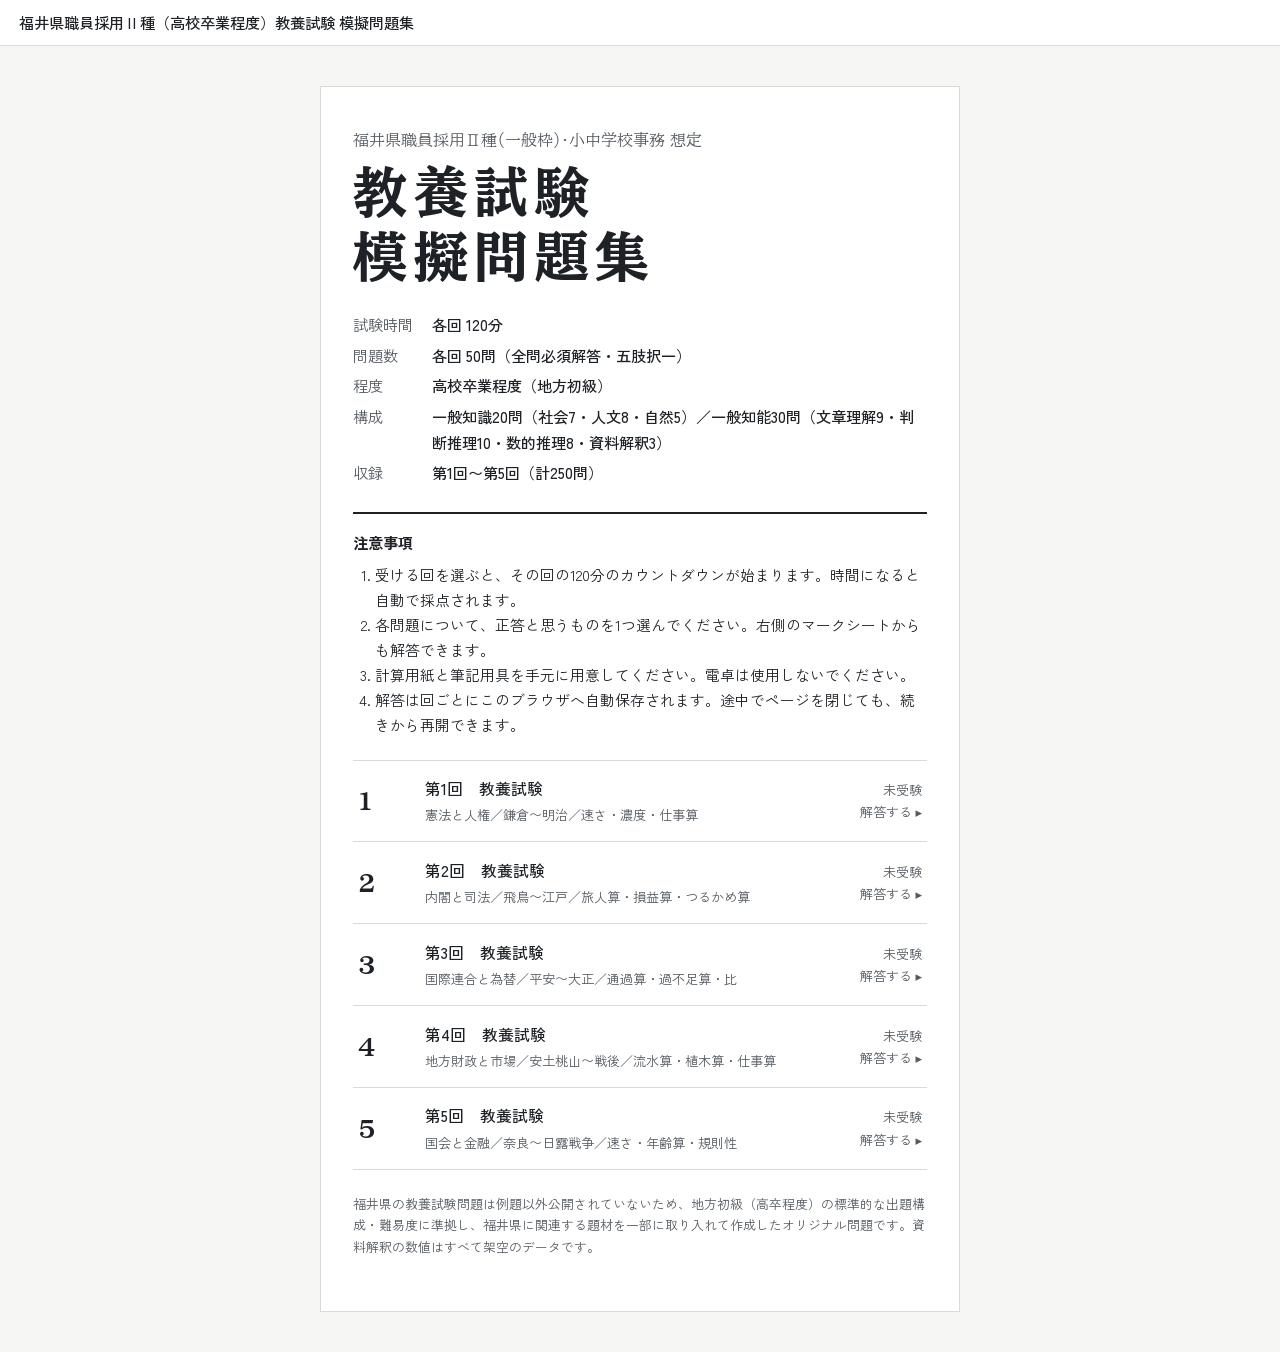
<file: mock/fukui-shokyu.html>
<!DOCTYPE html>
<html lang="ja">
<head>
<meta charset="utf-8">
<meta name="viewport" content="width=device-width, initial-scale=1">
<title>福井県Ⅱ種（地方初級）教養試験 模擬問題集 全5回</title>
<link rel="preconnect" href="https://fonts.googleapis.com">
<link rel="preconnect" href="https://fonts.gstatic.com" crossorigin>
<link href="https://fonts.googleapis.com/css2?family=BIZ+UDPMincho:wght@400;700&family=Zen+Kaku+Gothic+New:wght@400;500;700&display=swap" rel="stylesheet">
<style>
:root{
  --paper:#F6F7F4; --sheet:#FFFFFF; --ink:#1E2227; --graphite:#555B63; --rule:#D9DBD6;
  --omr:#C9414F; --omr-soft:#F6DDE0; --ok:#1C7466; --ok-soft:#DCEFEA; --ng:#B0452A; --ng-soft:#F5E1D9;
  --serif:"BIZ UDPMincho","Hiragino Mincho ProN","Yu Mincho",serif;
  --sans:"Zen Kaku Gothic New","Hiragino Sans","Yu Gothic",system-ui,sans-serif;
}
@media (prefers-color-scheme: dark){
  :root:not([data-theme="light"]){
    --paper:#16191C; --sheet:#1F2327; --ink:#E8E9E6; --graphite:#A5AAB0; --rule:#343A40;
    --omr:#E0707B; --omr-soft:#3A2327; --ok:#5DC2B0; --ok-soft:#1D3431; --ng:#E28A6E; --ng-soft:#3B2620;
  }
}
:root[data-theme="dark"]{
  --paper:#16191C; --sheet:#1F2327; --ink:#E8E9E6; --graphite:#A5AAB0; --rule:#343A40;
  --omr:#E0707B; --omr-soft:#3A2327; --ok:#5DC2B0; --ok-soft:#1D3431; --ng:#E28A6E; --ng-soft:#3B2620;
}
*{box-sizing:border-box}
html{scroll-padding-top:5rem}
body{margin:0;background:var(--paper);color:var(--ink);font-family:var(--sans);line-height:1.7;font-size:16px}
button{font:inherit;color:inherit}
:focus-visible{outline:3px solid var(--omr);outline-offset:2px}
img,svg{max-width:100%}

/* top bar */
.bar{position:sticky;top:0;z-index:20;background:var(--sheet);border-bottom:1px solid var(--rule);
  display:flex;align-items:center;gap:1rem;padding:.6rem 1.2rem}
.bar h1{font-size:.95rem;font-weight:500;margin:0;flex:1;min-width:0;white-space:nowrap;overflow:hidden;text-overflow:ellipsis}
.clock{font-variant-numeric:tabular-nums;font-size:1.6rem;font-weight:700;letter-spacing:.02em}
.clock.low{color:var(--omr)}
.progress{font-size:.85rem;color:var(--graphite);font-variant-numeric:tabular-nums}
.btn{border:1.5px solid var(--ink);background:transparent;border-radius:6px;padding:.45rem 1rem;cursor:pointer;font-weight:500}
.btn.primary{background:var(--ink);color:var(--sheet)}
.btn.warn{border-color:var(--omr);color:var(--omr)}
.btn:disabled{opacity:.4;cursor:not-allowed}

/* cover */
.cover{max-width:40rem;margin:2.5rem auto;padding:2.5rem 2rem;background:var(--sheet);border:1px solid var(--rule)}
.cover .kind{font-family:var(--serif);font-size:1rem;color:var(--graphite);margin:0}
.cover h2{font-family:var(--serif);font-size:clamp(2.2rem,7vw,3.4rem);line-height:1.2;margin:.3rem 0 1.4rem;letter-spacing:.12em}
.cover dl{display:grid;grid-template-columns:auto 1fr;gap:.3rem 1.2rem;margin:0 0 1.6rem;font-size:.95rem}
.cover dt{color:var(--graphite)}
.cover dd{margin:0;font-weight:500}
.notice{border-top:2px solid var(--ink);padding-top:1rem;font-size:.92rem}
.notice h3{font-size:.95rem;margin:0 0 .4rem}
.notice ol{margin:0;padding-left:1.4rem}
.cover .actions{display:flex;gap:.8rem;flex-wrap:wrap;margin-top:1.8rem}
.fine{font-size:.8rem;color:var(--graphite);margin-top:1.4rem}

/* exam layout */
.exam{display:grid;grid-template-columns:minmax(0,1fr) 17.5rem;gap:2rem;max-width:72rem;margin:0 auto;padding:1.5rem 1.2rem 6rem}
.booklet{min-width:0}
.sec-head{font-family:var(--serif);font-size:1.15rem;font-weight:700;margin:2.4rem 0 .6rem;padding-bottom:.3rem;border-bottom:2px solid var(--ink)}
.sec-head:first-child{margin-top:0}
.q{background:var(--sheet);border:1px solid var(--rule);padding:1.3rem 1.4rem 1.1rem;margin:0 0 1rem;max-width:46rem}
.q-top{display:flex;align-items:baseline;gap:.8rem;margin-bottom:.5rem}
.q-no{font-family:var(--serif);font-weight:700;font-size:1.1rem;white-space:nowrap}
.q-subj{font-size:.78rem;color:var(--graphite);border:1px solid var(--rule);border-radius:3px;padding:0 .4rem}
.q-body{font-family:var(--serif);font-size:1.02rem;line-height:1.95}
.q-body p{margin:.3rem 0}
.passage{border-left:3px solid var(--rule);padding:.2rem 0 .2rem 1rem;margin:.7rem 0}
.passage.en{font-family:Georgia,"Times New Roman",serif;line-height:1.8}
.q-body table{border-collapse:collapse;margin:.6rem 0;font-family:var(--sans);font-size:.9rem;font-variant-numeric:tabular-nums}
.q-body th,.q-body td{border:1px solid var(--rule);padding:.25rem .7rem;text-align:right}
.q-body th{background:var(--paper);font-weight:500;text-align:center}
.q-body td:first-child{text-align:left}
.tbl{overflow-x:auto}
.choices{list-style:none;margin:.8rem 0 0;padding:0;display:grid;gap:.25rem}
.choices label{display:grid;grid-template-columns:2rem 1fr;align-items:start;gap:.3rem;padding:.35rem .5rem;border-radius:4px;cursor:pointer;font-family:var(--serif)}
.choices label:hover{background:var(--paper)}
.choices input{position:absolute;opacity:0;pointer-events:none}
.bubble{width:1.55rem;height:1.55rem;border:1.5px solid var(--omr);border-radius:50%;display:grid;place-items:center;
  font-family:var(--sans);font-size:.8rem;color:var(--omr);margin-top:.15rem;transition:background .12s}
.choices input:checked + .bubble{background:var(--ink);border-color:var(--ink);color:var(--sheet)}
.choices input:focus-visible + .bubble{outline:3px solid var(--omr);outline-offset:2px}
.choices input:checked ~ .ctext{font-weight:700}
.q.graded .choices label{cursor:default}
.q.graded .choices label.is-correct{background:var(--ok-soft)}
.q.graded .choices label.is-wrong{background:var(--ng-soft)}
.verdict{margin-top:.8rem;padding:.7rem .9rem;border-left:4px solid var(--ok);background:var(--paper);font-size:.92rem}
.verdict.ng{border-color:var(--ng)}
.verdict strong{display:block;margin-bottom:.2rem}

/* mark sheet */
.sheet{position:sticky;top:4.4rem;align-self:start;background:var(--sheet);border:1px solid var(--omr);padding:.9rem .8rem 1rem;max-height:calc(100vh - 5.4rem);overflow:auto}
.sheet-title{font-size:.85rem;color:var(--omr);font-weight:700;margin:0 0 .5rem;display:flex;justify-content:space-between}
.rows{display:grid;grid-template-columns:1fr 1fr;gap:0 .6rem}
.row{display:grid;grid-template-columns:1.7rem repeat(5,1fr);align-items:center;gap:2px;padding:1px 0;border-bottom:1px dotted var(--omr-soft)}
.row a{font-size:.72rem;color:var(--omr);text-decoration:none;text-align:right;padding-right:3px;font-variant-numeric:tabular-nums}
.dot{width:.95rem;height:.95rem;border:1px solid var(--omr);border-radius:50%;margin:auto;padding:0;background:transparent;cursor:pointer}
.dot.on{background:var(--ink);border-color:var(--ink)}
.dot.c{box-shadow:0 0 0 2px var(--ok)}
.dot.x{background:var(--ng);border-color:var(--ng)}
.sheet .btn{width:100%;margin-top:.8rem}
.sheet-toggle{display:none}

/* results */
.result{max-width:46rem;background:var(--sheet);border:1px solid var(--rule);padding:1.6rem 1.6rem 1.4rem;margin-bottom:1.6rem}
.score{font-family:var(--serif);font-size:3.2rem;font-weight:700;line-height:1;margin:.2rem 0 .3rem;font-variant-numeric:tabular-nums}
.score small{font-size:1.1rem;color:var(--graphite);font-weight:400}
.breakdown{display:grid;gap:.45rem;margin:1.2rem 0}
.bd{display:grid;grid-template-columns:8.5rem 1fr 3.4rem;align-items:center;gap:.6rem;font-size:.88rem}
.track{height:.6rem;background:var(--paper);border:1px solid var(--rule)}
.fill{height:100%;background:var(--ok)}
.bd span:last-child{text-align:right;font-variant-numeric:tabular-nums}
.filter{display:flex;gap:.6rem;flex-wrap:wrap}
.hidden{display:none!important}

@media (max-width: 860px){
  .exam{grid-template-columns:minmax(0,1fr);padding-bottom:7rem}
  .sheet{position:fixed;left:0;right:0;bottom:0;top:auto;max-height:65vh;border-width:1px 0 0;z-index:30;transform:translateY(100%);transition:transform .2s}
  .sheet.open{transform:none}
  .sheet-toggle{display:block;position:fixed;right:1rem;bottom:1rem;z-index:31;border:1.5px solid var(--omr);background:var(--sheet);color:var(--omr);border-radius:999px;padding:.6rem 1.1rem;font-weight:700}
  .bar h1{display:none}
  .q{padding:1.1rem 1rem}
}
@media (prefers-reduced-motion: reduce){ *{transition:none!important} }
@media print{
  .bar,.sheet,.sheet-toggle,.result .filter,.cover .actions{display:none!important}
  body{background:#fff;color:#000}
  .exam{display:block;padding:0}
  .q{break-inside:avoid;border:none;border-bottom:1px solid #ccc}
}

/* ---- 回の選択 ---- */
.picker{list-style:none;margin:1.4rem 0 0;padding:0;border-top:1px solid var(--rule)}
.picker li{border-bottom:1px solid var(--rule)}
.pick{display:grid;grid-template-columns:auto 1fr auto;align-items:center;gap:.4rem 1rem;
  width:100%;background:none;border:0;padding:.95rem .3rem;cursor:pointer;text-align:left;font:inherit}
.pick:hover{background:var(--paper)}
.pick .no{font-family:var(--serif);font-size:1.5rem;font-weight:700;line-height:1;min-width:3.2rem;font-variant-numeric:tabular-nums}
.pick .nm{min-width:0}
.pick .nm b{display:block;font-weight:500;font-size:.98rem}
.pick .nm span{display:block;font-size:.82rem;color:var(--graphite);margin-top:.1rem}
.pick .st{font-size:.82rem;text-align:right;white-space:nowrap;color:var(--graphite)}
.pick .st em{font-style:normal;font-weight:700;color:var(--omr);font-variant-numeric:tabular-nums}
.pick .st em.done{color:var(--ok)}
.setmark{font-size:.8rem;color:var(--graphite);border:1px solid var(--rule);border-radius:3px;padding:0 .45rem;white-space:nowrap}
.bar .back{border:0;background:none;padding:.3rem .5rem;cursor:pointer;font-size:.85rem;color:var(--graphite);text-decoration:underline;text-underline-offset:3px}
.bar > *{white-space:nowrap}
.bar h1{white-space:nowrap}
body[data-view="cover"] .bar .back,
body[data-view="cover"] #setmark,
body[data-view="cover"] #progress,
body[data-view="cover"] #clock,
body[data-view="cover"] #printBtn{display:none}
@media (max-width:860px){
  .bar{gap:.55rem;padding:.5rem .8rem}
  .bar .back{font-size:.8rem;padding:.3rem .2rem}
  #progress,#printBtn{display:none}
  .clock{font-size:1.35rem}
  body[data-view="cover"] .bar h1{display:block;font-size:.85rem;white-space:normal}
}
@media (max-width:520px){
  .pick{grid-template-columns:auto 1fr;row-gap:.2rem}
  .pick .st{grid-column:2;text-align:left}
}
@media print{ .picker,.bar .back{display:none!important} }
</style>
</head>
<body data-view="cover">

<header class="bar" id="bar">
  <button class="back" id="backBtn">← 回の選択</button>
  <h1>福井県職員採用Ⅱ種（高校卒業程度）教養試験 模擬問題集</h1>
  <span class="setmark" id="setmark"></span>
  <span class="progress" id="progress">解答 0 / 50</span>
  <span class="clock" id="clock">120:00</span>
  <button class="btn" id="printBtn">印刷</button>
</header>

<main>
  <section class="cover" id="cover">
    <p class="kind">福井県職員採用Ⅱ種（一般枠）・小中学校事務 想定</p>
    <h2>教養試験<br>模擬問題集</h2>
    <dl>
      <dt>試験時間</dt><dd>各回 120分</dd>
      <dt>問題数</dt><dd>各回 50問（全問必須解答・五肢択一）</dd>
      <dt>程度</dt><dd>高校卒業程度（地方初級）</dd>
      <dt>構成</dt><dd>一般知識20問（社会7・人文8・自然5）／一般知能30問（文章理解9・判断推理10・数的推理8・資料解釈3）</dd>
      <dt>収録</dt><dd>第1回〜第5回（計250問）</dd>
    </dl>
    <div class="notice">
      <h3>注意事項</h3>
      <ol>
        <li>受ける回を選ぶと、その回の120分のカウントダウンが始まります。時間になると自動で採点されます。</li>
        <li>各問題について、正答と思うものを1つ選んでください。右側のマークシートからも解答できます。</li>
        <li>計算用紙と筆記用具を手元に用意してください。電卓は使用しないでください。</li>
        <li>解答は回ごとにこのブラウザへ自動保存されます。途中でページを閉じても、続きから再開できます。</li>
      </ol>
    </div>
    <ul class="picker" id="picker"></ul>
    <p class="fine">福井県の教養試験問題は例題以外公開されていないため、地方初級（高卒程度）の標準的な出題構成・難易度に準拠し、福井県に関連する題材を一部に取り入れて作成したオリジナル問題です。資料解釈の数値はすべて架空のデータです。</p>
  </section>

  <div class="exam hidden" id="exam">
    <div class="booklet">
      <div class="result hidden" id="result"></div>
      <div id="questions"></div>
    </div>
    <aside class="sheet" id="sheet" aria-label="マークシート">
      <p class="sheet-title"><span>解答用紙</span><span id="sheetCount">0/50</span></p>
      <div class="rows" id="rows"></div>
      <button class="btn primary" id="submitBtn">解答を終了して採点する</button>
      <button class="btn hidden" id="retryBtn">この回をやり直す</button>
    </aside>
    <button class="sheet-toggle" id="sheetToggle" aria-controls="sheet" aria-expanded="false">解答用紙</button>
  </div>
</main>

<script>
const SETS = [
[
/* ===== 社会科学 ===== */
{g:"社会科学",s:"政治",q:`<p>日本国憲法に規定する基本的人権に関する記述として、妥当なのはどれか。</p>`,
c:["生存権は自由権に分類され、国家からの干渉を排除することを内容とする権利である。",
"請願権は、日本国民に限らず、何人にも保障されている。",
"勤労は国民の権利とされているが、国民の義務とはされていない。",
"財産権は侵してはならない権利であり、公共の福祉による制限を受けることはない。",
"選挙権は、憲法上、満18歳以上の国民に保障すると明記されている。"],a:2,
e:"憲法16条は「何人も」請願する権利を有すると定めています。1 生存権（25条）は社会権。3 27条で勤労は権利かつ義務。4 29条2項により財産権の内容は公共の福祉に適合するよう法律で定められます。5 憲法は「成年者による普通選挙」を保障するのみで、18歳は公職選挙法の規定です。"},

{g:"社会科学",s:"政治",q:`<p>日本の国会に関する記述として、妥当なのはどれか。</p>`,
c:["衆議院議員の任期は6年で、3年ごとに半数が改選される。",
"条約の承認については、必ず衆議院に先に提出しなければならない。",
"内閣総理大臣は、国会議員の中から天皇が指名する。",
"予算は、先に衆議院に提出しなければならない。",
"衆議院で可決し参議院で否決した法律案は、衆議院で出席議員の過半数で再び可決すれば法律となる。"],a:4,
e:"予算先議権は衆議院にあります（60条1項）。1 は参議院の説明。2 条約の承認に衆議院の先議は必要ありません。3 国会が指名し、天皇が任命します。5 再可決には出席議員の3分の2以上の多数が必要です（59条2項）。"},

{g:"社会科学",s:"政治（地方自治）",q:`<p>日本の地方自治に関する記述として、妥当なのはどれか。</p>`,
c:["都道府県知事や市町村長は、議会の議員の中から議会によって選ばれる。",
"議会の解散請求は、有権者の署名を集めて首長に対して行う。",
"地方公共団体の議会は、国会と同様に二院制をとっている。",
"首長は、議会から不信任の議決を受けた場合、議会を解散することはできない。",
"住民は、有権者の50分の1以上の署名を集めて、首長に条例の制定・改廃を請求することができる。"],a:5,
e:"条例の制定・改廃請求（イニシアティブ）は有権者の50分の1以上の署名で首長に行います。1 首長は住民の直接選挙。2 解散請求は原則3分の1以上の署名で選挙管理委員会に行います。3 議会は一院制。4 不信任議決の通知から10日以内に議会を解散できます。"},

{g:"社会科学",s:"経済",q:`<p>ある財の市場において、縦軸に価格、横軸に数量をとった需要曲線・供給曲線を考える。他の条件が一定であるとき、次の記述のうち妥当なのはどれか。ただし、この財は所得が増えると需要が増える財であるとする。</p>`,
c:["消費者の所得が増加すると、需要曲線が右にシフトし、均衡価格は上昇する。",
"原材料の価格が上昇すると、供給曲線が右にシフトし、均衡価格は下落する。",
"価格が均衡価格より高いとき、市場では超過需要が生じている。",
"この財と代替関係にある財の価格が下落すると、この財の需要曲線は右にシフトする。",
"技術革新によって生産費用が下がると、供給曲線が左にシフトし、均衡価格は上昇する。"],a:1,
e:"所得増加で需要曲線は右シフトし、均衡価格は上昇します。2 費用上昇で供給曲線は左シフト。3 均衡価格より高いと超過供給。4 代替財が安くなると、この財の需要は減り左シフト。5 費用低下で供給曲線は右シフトし価格は下落します。"},

{g:"社会科学",s:"経済",q:`<p>日本銀行と金融政策に関する記述として、妥当なのはどれか。</p>`,
c:["日本銀行は政府の銀行として、発行される国債を直接引き受けることが原則として認められている。",
"日本銀行は、一般の個人や企業から預金を受け入れ、貸出しを行っている。",
"景気が過熱しているとき、日本銀行は国債などを売却する売りオペレーションを行い、市場の資金量を減らそうとする。",
"日本の紙幣は政府が発行し、硬貨は日本銀行が発行している。",
"管理通貨制度の下では、通貨の発行量は中央銀行が保有する金の量によって制約される。"],a:3,
e:"景気過熱時は売りオペで資金を吸収します。1 財政法5条により国債の日銀引受けは原則禁止。2 日銀は「銀行の銀行」で、個人とは取引しません。4 紙幣（日本銀行券）は日銀、硬貨は政府が発行。5 金の保有量に制約されるのは金本位制です。"},

{g:"社会科学",s:"社会（労働）",q:`<p>日本の労働に関する記述として、妥当なのはどれか。</p>`,
c:["労働三法とは、労働基準法、労働組合法、最低賃金法の三つをいう。",
"公務員には、民間の労働者と同様に、すべて争議権が認められている。",
"最低賃金は全国一律に定められており、都道府県による差はない。",
"労働基準法は、労働時間を原則として1日8時間、1週40時間以内と定めている。",
"労働組合法は、使用者が、労働者が組合員であることを理由に不利益な取扱いをすることを認めている。"],a:4,
e:"労働基準法32条の内容です。1 三法の残り一つは労働関係調整法。2 公務員の争議行為は法律で禁止されています。3 地域別最低賃金として都道府県ごとに定められます。5 組合員であることを理由とする不利益取扱いは不当労働行為として禁止されています。"},

{g:"社会科学",s:"社会（社会保障）",q:`<p>日本の社会保障制度に関する記述として、妥当なのはどれか。</p>`,
c:["公的扶助の中心である生活保護の費用は、主に加入者が納める保険料によって賄われている。",
"国民年金は、日本国内に住所がある20歳以上60歳未満の人のうち、日本国籍を有する人のみが加入の対象となる。",
"介護保険制度では、40歳以上の人が被保険者として保険料を納める。",
"後期高齢者医療制度は、65歳以上のすべての人を対象としている。",
"雇用保険は、社会保障制度の四つの柱のうち、社会福祉に分類される。"],a:3,
e:"介護保険は40〜64歳が第2号、65歳以上が第1号被保険者です。1 生活保護は公費（税金）で賄われます。2 国民年金に国籍要件はありません。4 対象は原則75歳以上。5 雇用保険は社会保険です。"},

/* ===== 人文科学 ===== */
{g:"人文科学",s:"日本史",q:`<p>鎌倉時代から室町時代の出来事に関する記述として、妥当なのはどれか。</p>`,
c:["御成敗式目は、鎌倉幕府3代将軍の源実朝によって制定された。",
"元寇の後、幕府は御家人に十分な恩賞を与えたため、幕府の支配はいっそう安定した。",
"室町幕府3代将軍の足利義満は、明との交易を禁じ、鎖国政策をとった。",
"応仁の乱は、江戸幕府の将軍の後継者をめぐる争いなどをきっかけに起こった。",
"承久の乱の後、鎌倉幕府は京都に六波羅探題を設置し、朝廷の監視などに当たらせた。"],a:5,
e:"承久の乱（1221年）後に六波羅探題が置かれました。1 御成敗式目（1232年）は執権北条泰時が制定。2 恩賞が不十分で御家人の不満が高まりました。3 義満は日明貿易（勘合貿易）を始めました。4 応仁の乱は室町幕府8代将軍足利義政の後継問題などが原因です。"},

{g:"人文科学",s:"日本史",q:`<p>明治時代初期の政策に関する記述として、妥当なのはどれか。</p>`,
c:["廃藩置県により、旧藩主はそのまま知藩事として領地の支配を続けた。",
"地租改正により、地租は収穫高に応じて米で納めることとなった。",
"徴兵令により、満20歳以上の男女に兵役の義務が課された。",
"五箇条の御誓文は、福井藩出身の由利公正が起草した原案をもとに作成された。",
"大日本帝国憲法は、イギリスの憲法を手本とし、国民主権の原則を定めた。"],a:4,
e:"五箇条の御誓文は、福井藩士由利公正（三岡八郎）の原案を福岡孝弟・木戸孝允らが修正して作成されました。1 廃藩置県で知藩事は罷免され、府知事・県令が派遣されました。2 地価の3％を金納。3 対象は満20歳の男子。5 プロイセン（ドイツ）憲法を参考にし、天皇主権を定めました。"},

{g:"人文科学",s:"世界史",q:`<p>15〜16世紀のヨーロッパに関する記述として、妥当なのはどれか。</p>`,
c:["コロンブスは、ポルトガル王の支援を受けてアフリカ南端を回り、インドに到達した。",
"ルターは、ローマ教皇による贖宥状（免罪符）の販売を支持し、カトリック教会の権威を強めた。",
"マゼランが率いた船隊は、マゼラン本人は途中で死亡したものの、世界周航を達成した。",
"ルネサンスは、16世紀のドイツで始まり、その後イタリアに広まった。",
"グーテンベルクは羅針盤を実用化し、遠洋航海を可能にした。"],a:3,
e:"マゼランはフィリピンで戦死しましたが、残った船隊が世界周航を果たしました。1 コロンブスはスペインの支援で西インド諸島に到達。アフリカ南端経由でインドに達したのはヴァスコ＝ダ＝ガマ。2 ルターは贖宥状販売を批判しました。4 ルネサンスは14世紀のイタリアで始まりました。5 グーテンベルクは活版印刷術を改良しました。"},

{g:"人文科学",s:"世界史",q:`<p>20世紀の国際社会に関する記述として、妥当なのはどれか。</p>`,
c:["世界恐慌は、1929年にロンドンの株式市場で株価が暴落したことから始まった。",
"第一次世界大戦後、アメリカ大統領ウィルソンの提唱により国際連盟が設立されたが、アメリカは加盟しなかった。",
"ニューディール政策は、世界恐慌に対応するためにイギリスが実施した政策である。",
"国際連合の安全保障理事会の常任理事国は、アメリカ、イギリス、フランス、ドイツ、日本の5か国である。",
"1961年、冷戦終結の象徴としてベルリンの壁が崩壊した。"],a:2,
e:"国際連盟はウィルソンの十四か条の平和原則を基に設立されましたが、アメリカは上院の反対で加盟しませんでした。1 ニューヨークのウォール街が発端。3 アメリカのF.ローズヴェルト政権の政策。4 常任理事国はアメリカ、イギリス、フランス、ロシア、中国。5 1961年は壁の建設、崩壊は1989年です。"},

{g:"人文科学",s:"地理",q:`<p>日本の地形や気候に関する記述として、妥当なのはどれか。</p>`,
c:["若狭湾の沿岸には、山地が沈水して形成された、入り江の多いリアス海岸が見られる。",
"日本海側の冬の多量の降雪は、主に南東からの季節風によってもたらされる。",
"扇状地の扇央は水が得やすいため、古くから水田として利用されてきた。",
"三角州は、河川の上流の山間部に土砂が堆積して形成される地形である。",
"フォッサマグナの西縁は、新潟県糸魚川市と福井県敦賀市を結ぶ線である。"],a:1,
e:"若狭湾沿岸は代表的なリアス海岸です。2 冬の日本海側の降雪は北西季節風による。3 扇央は水はけがよく水が得にくいため、果樹園や桑畑に利用されてきました。4 三角州は河口付近に形成。5 フォッサマグナの西縁は糸魚川－静岡構造線です。"},

{g:"人文科学",s:"地理",q:`<p>世界の気候に関する記述として、妥当なのはどれか。</p>`,
c:["地中海性気候は、夏に降水量が多く、冬は乾燥する。",
"ステップ気候は、年間を通して降水量が多く、密林が発達する。",
"ツンドラ気候は、最暖月の平均気温が10℃以上となり、針葉樹林が広がる。",
"サバナ気候は、一年中乾燥しており、植生はほとんど見られない。",
"熱帯雨林気候は、年中高温で降水量が多く、明瞭な乾季がない。"],a:5,
e:"熱帯雨林気候（Af）の説明として妥当です。1 地中海性気候は夏に乾燥し冬に雨が多い。2 ステップ気候は乾燥帯で短草草原。3 ツンドラ気候は最暖月0〜10℃で、コケ類・地衣類が中心。4 サバナ気候は雨季と乾季があり、長草草原に樹木が点在します。"},

{g:"人文科学",s:"国語",q:`<p>下線部のカタカナを漢字に直したものとして、正しいのはどれか。</p>`,
c:["混乱した事態を<u>シュウシュウ</u>する。 ― 収集",
"<u>イガイ</u>な結果に驚く。 ― 以外",
"事故の責任を<u>ツイキュウ</u>する。 ― 追究",
"規制を<u>カンワ</u>する。 ― 緩和",
"<u>ユウシュウ</u>の美を飾る。 ― 優秀"],a:4,
e:"「緩和」が正しい表記です。1 収拾、2 意外、3 追及（責任を問いただす場合）、5 有終 が正しい表記です。"},

{g:"人文科学",s:"国語",q:`<p>慣用句の意味の説明として、正しいのはどれか。</p>`,
c:["情けは人のためならず ― 人に情けをかけると、その人を甘やかすことになり、本人のためにならない。",
"気が置けない ― 遠慮や気遣いをする必要がなく、気楽につきあえる。",
"役不足 ― その人の力量に対して、与えられた役目が重すぎる。",
"流れに棹さす ― 時流に逆らって、物事の進行を妨げる。",
"煮え湯を飲まされる ― 他人の失敗によって、思いがけない利益を得る。"],a:2,
e:"「気が置けない」は気遣い不要で打ち解けられるという意味です。1 人に親切にすれば、巡り巡って自分に返ってくるという意味。3 力量に比べて役目が軽すぎること。4 流れに乗って勢いを増すこと。5 信頼していた人に裏切られること。"},

/* ===== 自然科学 ===== */
{g:"自然科学",s:"数学",q:`<p>2次関数 <i>y</i> ＝ <i>x</i><sup>2</sup> − 4<i>x</i> ＋ 1 の、0 ≦ <i>x</i> ≦ 5 における最大値と最小値の和はいくらか。</p>`,
c:["−2","1","3","4","6"],a:3,
e:"y＝(x−2)²−3 より、最小値は x＝2 のとき −3。区間の端で軸から遠い x＝5 のとき最大値 25−20＋1＝6。和は 6＋(−3)＝3。"},

{g:"自然科学",s:"物理",q:`<p>静止していた物体が、一直線上を一定の加速度 2.0 m/s<sup>2</sup> で動き始めた。動き始めてから 5.0 秒後の物体の速さと、その間に移動した距離の組合せとして正しいのはどれか。</p>`,
c:["10 m/s ・ 25 m","10 m/s ・ 50 m","5.0 m/s ・ 25 m","20 m/s ・ 25 m","20 m/s ・ 50 m"],a:1,
e:"v＝at＝2.0×5.0＝10 m/s、x＝½at²＝½×2.0×5.0²＝25 m。"},

{g:"自然科学",s:"化学",q:`<p>水 H<sub>2</sub>O 36 g の物質量と、その中に含まれる水素原子の数の組合せとして正しいのはどれか。ただし、原子量は H＝1.0、O＝16、アボガドロ定数は 6.0×10<sup>23</sup>/mol とする。</p>`,
c:["1.0 mol ・ 1.2×10<sup>24</sup> 個","2.0 mol ・ 1.2×10<sup>24</sup> 個","2.0 mol ・ 6.0×10<sup>23</sup> 個","4.0 mol ・ 2.4×10<sup>24</sup> 個","2.0 mol ・ 2.4×10<sup>24</sup> 個"],a:5,
e:"H₂O のモル質量は 18 g/mol なので 36÷18＝2.0 mol。水分子1個に水素原子は2個なので、水素原子は 4.0 mol、4.0×6.0×10²³＝2.4×10²⁴ 個。"},

{g:"自然科学",s:"生物",q:`<p>細胞や遺伝子に関する記述として、妥当なのはどれか。</p>`,
c:["DNA は2本のヌクレオチド鎖からなり、塩基はアデニンとチミン、グアニンとシトシンがそれぞれ対をつくる。",
"DNA を構成する塩基は、アデニン、ウラシル、グアニン、シトシンの4種類である。",
"RNA は通常、2本の鎖が結合した二重らせん構造をとっている。",
"原核細胞は、核膜で囲まれた核をもっている。",
"ミトコンドリアは、光エネルギーを利用して有機物を合成する細胞小器官である。"],a:1,
e:"DNA は二重らせん構造で、A－T、G－C が相補的に結合します。2 DNA の塩基はウラシルではなくチミン。3 RNA は通常1本鎖。4 原核細胞には核膜がありません。5 光合成を行うのは葉緑体で、ミトコンドリアは呼吸の場です。"},

{g:"自然科学",s:"地学",q:`<p>地震に関する記述として、妥当なのはどれか。</p>`,
c:["マグニチュードは各地点での揺れの強さを表すもので、震源から遠いほど小さくなる。",
"マグニチュードが1大きくなると、地震のエネルギーは約32倍になる。",
"S 波は P 波より速く伝わるため、初期微動は S 波によって起こる。",
"1948年の福井地震の被害を契機として、気象庁の震度階級に震度8が新設された。",
"日本列島付近では、大陸プレートが海洋プレートの下に沈み込んでいる。"],a:2,
e:"マグニチュードが1増えるとエネルギーは約32倍（2増えると1000倍）。1 は震度の説明。3 P 波の方が速く、初期微動は P 波による。4 福井地震を契機に新設されたのは震度7。5 海洋プレートが大陸プレートの下に沈み込みます。"},

/* ===== 文章理解（現代文） ===== */
{g:"文章理解",s:"現代文（要旨）",q:`<p>次の文章の要旨として、最も妥当なのはどれか。</p>
<div class="passage">私たちは、不便を解消することを進歩と呼んできた。道路が延び、店が深夜まで開き、欲しいものは翌日に届く。その恩恵を否定する理由はない。しかし、不便が消えるとき、同時に消えていくものがあることにも目を向けたい。雪に閉ざされる冬があったからこそ、隣近所は声を掛け合い、蓄えを分け合う習慣を育ててきた。不便は、人と人とを結びつける契機でもあったのである。もちろん、昔に戻れと言いたいのではない。便利さを手に入れた今だからこそ、かつて不便が担っていた役割を、別の形で意識的につくり出す必要があるということだ。</div>`,
c:["不便の解消は進歩ではなく、むしろ社会を後退させるものである。",
"雪国の人々は、不便な生活を自ら好んで選んできた。",
"便利さを手放し、かつての不便な暮らしに戻るべきである。",
"便利になった社会では、不便が担っていた人と人とを結びつける役割を、意識的につくり出す必要がある。",
"近所付き合いが減ったのは、深夜まで営業する店が増えたからである。"],a:4,
e:"最終文が筆者の主張です。1・3 は「恩恵を否定する理由はない」「昔に戻れと言いたいのではない」に反します。2・5 は本文に述べられていません。"},

{g:"文章理解",s:"現代文（要旨）",q:`<p>次の文章の要旨として、最も妥当なのはどれか。</p>
<div class="passage">「失敗から学べ」とはよく言われるが、失敗しさえすれば学べるわけではない。失敗の多くは、悔しさや恥ずかしさとともに記憶の底へ押し込まれ、やがて忘れられる。学びに変わるのは、なぜそうなったのかを言葉にして振り返った失敗だけである。つまり、学びをもたらすのは失敗という出来事そのものではなく、その後の検討という行為なのだ。そう考えると、失敗を責める組織では人は失敗を隠すようになり、検討の機会そのものが失われてしまう。失敗を率直に語れる場があってはじめて、失敗は財産になる。</div>`,
c:["失敗を多く経験した人ほど、多くのことを学ぶことができる。",
"失敗は恥ずかしいものなので、できるだけ早く忘れたほうがよい。",
"失敗を学びに変えるには振り返りが必要であり、そのためには失敗を率直に語れる環境が重要である。",
"組織は失敗した人を厳しく責めることで、同じ失敗を防ぐべきである。",
"失敗しないためには、事前に綿密な計画を立てることが最も大切である。"],a:3,
e:"学びをもたらすのは失敗後の検討であり、失敗を語れる場が必要だという主張です。1 は冒頭で否定。4 は本文と逆。2・5 は述べられていません。"},

{g:"文章理解",s:"現代文（内容把握）",q:`<p>次の文章の内容と合致するものとして、最も妥当なのはどれか。</p>
<div class="passage">地図は現実をそのまま写したものではない。縮尺に合わせれば見えなくなるはずの道は太く描かれ、目印となる建物は記号に置き換えられ、目的に不要な情報は省かれる。登山用の地図には等高線が細かく描き込まれるが、鉄道の路線図では駅と駅の間の距離さえ正確ではない。それでも路線図が役に立つのは、乗り換えの順序という、利用者が知りたい関係だけを取り出して示しているからだ。地図の価値は正確さの度合いではなく、何を捨て、何を残したかという選択にある。</div>`,
c:["地図の価値は、目的に応じて示す情報を取捨選択している点にある。",
"地図は、現実を正確に縮小したものであるほど価値が高い。",
"鉄道の路線図は、駅間の距離が不正確であるため、実用性に乏しい。",
"登山用の地図には、目的に不要な情報も含めてすべてが描き込まれている。",
"建物を記号に置き換えるのは、地図の正確さを高めるための工夫である。"],a:1,
e:"最終文の内容と合致します。2 は最終文に反する。3 路線図は「役に立つ」と述べています。4 不要な情報は省かれると述べています。5 記号化は正確さを高めるためとは述べていません。"},

{g:"文章理解",s:"現代文（空欄補充）",q:`<p>次の文章の空欄に入る語句として、最も妥当なのはどれか。</p>
<div class="passage">議論で相手を言い負かしても、相手の考えが変わるとは限らない。むしろ、追い詰められた人は自分の立場を守ろうとして、いっそう意見に固執することが多い。人が考えを改めるのは、反論されたときよりも、自分の話を十分に聞いてもらえたと感じたときである。だから、相手を説得したいのであれば、まず（　　　　）ことから始めるべきなのだ。</div>`,
c:["相手の誤りを一つずつ指摘する","自分の意見を繰り返し主張する","議論そのものを避ける","第三者に判断をゆだねる","相手の言い分に耳を傾ける"],a:5,
e:"直前の「自分の話を十分に聞いてもらえたと感じたとき」に考えを改める、という内容を受けるので、「相手の言い分に耳を傾ける」が入ります。"},

{g:"文章理解",s:"現代文（文章整序）",q:`<p>次の文の後に、A〜E を並べ替えて続けると意味の通る文章になる。その順序として最も妥当なのはどれか。</p>
<div class="passage">リサイクルというと、ごみを分別して出すことを思い浮かべる人が多い。<br>
A　しかし、資源を守るうえでより効果が大きいのは、そもそもごみを出さないことである。<br>
B　実際、回収された資源を再生するためには、運搬や加工に多くのエネルギーが必要になる。<br>
C　もちろん、分別は大切な取組である。<br>
D　つまり、リサイクルは最後の手段であり、その前にごみを減らす工夫が求められるのだ。<br>
E　再生にかかるこうした負担を考えれば、使い捨ての物をはじめから買わないほうが望ましい。</div>`,
c:["A − B − C − E − D","C − A − B − E − D","C − B − A − D − E","B − E − C − A − D","C − A − E − B − D"],a:2,
e:"分別の意義を認める C の後に「しかし」で主張を示す A。A の根拠を「実際」で示す B、B の「負担」を受ける E、全体をまとめる「つまり」の D の順です。"},

/* ===== 文章理解（英文） ===== */
{g:"文章理解",s:"英文（内容把握）",q:`<p>次の英文の内容と合致するものとして、最も妥当なのはどれか。</p>
<div class="passage en">Fukui Prefecture is known for its dinosaur fossils. Many fossils have been found in Katsuyama City, and some of them were new species. The Fukui Prefectural Dinosaur Museum opened in 2000. Every year, a lot of people visit the museum from all over Japan and from abroad. Visitors can see skeletons of dinosaurs and learn how scientists study fossils.</div>`,
c:["恐竜博物館では、勝山市以外で発見された化石だけが展示されている。",
"恐竜博物館は、2010年に開館した。",
"恐竜博物館を訪れる人は、日本国内の人に限られている。",
"来館者は、化石の発掘作業を必ず体験しなければならない。",
"勝山市で発見された化石の中には、新種のものも含まれていた。"],a:5,
e:"2文目 some of them were new species と合致します。2 開館は2000年。3 from abroad とあり海外からも訪れる。1・4 は本文にありません。"},

{g:"文章理解",s:"英文（要旨）",q:`<p>次の英文の要旨として、最も妥当なのはどれか。</p>
<div class="passage en">Many people think that they need a lot of time to start a new habit. However, some experts say that small actions are more important than long hours. For example, if you want to read more books, you can begin by reading just one page before going to bed. Because such a small goal is easy to achieve, you are less likely to give up. Once the action becomes a part of your daily life, you can gradually increase the amount.</div>`,
c:["新しい習慣を身につけるには、まとまった時間を確保することが欠かせない。",
"読書の習慣は、寝る前に身につけるのが最も効果的である。",
"習慣づくりは、達成しやすい小さな行動から始めて、少しずつ量を増やすとよい。",
"目標が小さすぎると、途中であきらめやすくなる。",
"習慣を身につけるには、少なくとも毎日1冊の本を読む必要がある。"],a:3,
e:"小さな行動から始め、生活の一部になったら徐々に増やすという主旨です。1 は冒頭の「多くの人の考え」で筆者は否定。2 は具体例にすぎません。4 は本文と逆。5 は記述がありません。"},

{g:"文章理解",s:"英文（文法）",q:`<p>次の英文の（　　）に入る語として、最も妥当なのはどれか。</p>
<div class="passage en">I have been studying English (　　　) I was ten years old.</div>`,
c:["for","since","during","until","by"],a:2,
e:"現在完了進行形で「〜以来ずっと」を表し、後ろに節（I was ten years old）が続くので since が入ります。for や during は期間を表す語句を伴います。"},

{g:"文章理解",s:"英文（会話文）",q:`<p>次の会話の内容と合致するものとして、最も妥当なのはどれか。</p>
<div class="passage en">A: Excuse me. Could you tell me how to get to Fukui Station?<br>
B: Sure. Go straight along this street and turn left at the second corner. You'll see the station on your right.<br>
A: How long does it take on foot?<br>
B: About ten minutes.<br>
A: Thank you very much.</div>`,
c:["駅へ行くには、最初の角を右に曲がる。",
"駅までは、歩いて約20分かかる。",
"B は A に、バスで行くことを勧めている。",
"駅は、2つ目の角を左に曲がると右側に見える。",
"A は、駅から目的地までの行き方を尋ねている。"],a:4,
e:"turn left at the second corner. You'll see the station on your right. と合致します。2 About ten minutes. 3 バスの話はありません。5 A は駅への行き方を尋ねています。"},

/* ===== 判断推理 ===== */
{g:"判断推理",s:"判断推理（命題）",q:`<p>ある集団について、次のア〜ウのことが分かっている。これらから確実にいえるのはどれか。</p>
<p>ア　スポーツが好きな人は、健康に気をつけている。<br>イ　健康に気をつけている人は、早起きである。<br>ウ　読書が好きな人は、早起きではない。</p>`,
c:["スポーツが好きな人は、読書が好きではない。",
"早起きの人は、スポーツが好きである。",
"読書が好きな人は、健康に気をつけている。",
"健康に気をつけていない人は、読書が好きである。",
"早起きではない人は、スポーツが好きである。"],a:1,
e:"ア・イより「スポーツ→健康→早起き」。ウの対偶「早起き→読書が好きではない」をつなぐと「スポーツ→読書が好きではない」。2・5 は逆・裏で不確実。3 は「読書→早起きでない→健康に気をつけていない」となり誤り。4 は不確実。"},

{g:"判断推理",s:"判断推理（対応関係）",q:`<p>A〜D の4人は、福井市、敦賀市、小浜市、大野市のいずれか異なる市の出身である。次のア〜エのことが分かっているとき、確実にいえるのはどれか。</p>
<p>ア　A は、福井市出身でも敦賀市出身でもない。<br>イ　B は、小浜市出身でも大野市出身でもない。<br>ウ　C は、福井市出身でも大野市出身でもない。<br>エ　D は、福井市出身でも小浜市出身でもない。</p>`,
c:["A は小浜市出身である。","B は福井市出身である。","C は敦賀市出身である。","D は大野市出身である。","A が小浜市出身ならば、D は敦賀市出身である。"],a:2,
e:"福井市出身の可能性があるのは B だけなので、B＝福井市。残りは「A 小浜・C 敦賀・D 大野」と「A 大野・C 小浜・D 敦賀」の2通りで、確実なのは B のみ。5 は A＝小浜なら D＝大野となり誤り。"},

{g:"判断推理",s:"判断推理（順序関係）",q:`<p>A〜E の5人が徒競走をした。次のア〜エのことが分かっているとき、確実にいえるのはどれか。ただし、同着はなかった。</p>
<p>ア　A は B より先にゴールした。<br>イ　C は D のすぐ後にゴールした。<br>ウ　E は3位だった。<br>エ　B は D より先にゴールした。</p>`,
c:["A は2位だった。","C は4位だった。","B は2位だった。","D は5位だった。","E のすぐ後に C がゴールした。"],a:3,
e:"A→B→D の順で、D のすぐ後に C。3位は E なので、D・C の連続は4位・5位しか入らず、A＝1位、B＝2位、E＝3位、D＝4位、C＝5位に確定します。"},

{g:"判断推理",s:"判断推理（位置関係）",q:`<p>A〜F の6人が、円形のテーブルの周りに等間隔に並んだ6つの席に座っている。次のア〜エのことが分かっているとき、確実にいえるのはどれか。</p>
<p>ア　A と D は向かい合って座っている。<br>イ　E は A の隣に座っている。<br>ウ　B と C は隣り合って座っている。<br>エ　C は A の隣には座っていない。</p>`,
c:["A の両隣は E と F である。","B の向かいは E である。","F の両隣は A と E である。","C の両隣は D と B である。","D の向かいは C である。"],a:4,
e:"A の席を①とし時計回りに①〜⑥とすると D＝④。E は②か⑥（左右対称なので②とする）。残る③⑤⑥のうち隣り合うのは⑤⑥だけなので B・C は⑤⑥、F＝③。C は A の隣でないので C＝⑤、B＝⑥。C の両隣は D（④）と B（⑥）です。"},

{g:"判断推理",s:"判断推理（試合）",q:`<p>A〜D の4チームが、総当たり戦で野球の試合を1回ずつ行った。次のア〜ウのことが分かっているとき、確実にいえるのはどれか。ただし、引き分けの試合はなかった。</p>
<p>ア　A は B に勝ったが、C に負けた。<br>イ　D は1勝もできなかった。<br>ウ　B は2勝した。</p>`,
c:["A は3勝した。","C は B に勝った。","C は1勝2敗だった。","勝ち数が最も多かったのは A だけである。","2勝1敗のチームは3チームある。"],a:5,
e:"D は全敗なので A・B・C はいずれも D に勝ち。B は A に負けているので、2勝するには C にも勝つ必要があります。よって A：2勝1敗、B：2勝1敗、C：2勝1敗（A・D に勝ち、B に負け）、D：3敗。"},

{g:"判断推理",s:"判断推理（集合）",q:`<p>40人のクラスで、犬を飼っているか、猫を飼っているかを調べた。犬を飼っている人は20人、猫を飼っている人は12人、犬も猫も飼っていない人は15人であった。犬と猫の両方を飼っている人は何人か。</p>`,
c:["7人","8人","10人","12人","13人"],a:1,
e:"少なくとも一方を飼っている人は 40−15＝25人。両方を飼っている人は 20＋12−25＝7人。"},

{g:"判断推理",s:"判断推理（うそつき）",q:`<p>A、B、C の3人のうち1人が花瓶を割った。3人は次のように発言したが、本当のことを言っているのは1人だけである。花瓶を割ったのは誰か。</p>
<p>A「B が割った。」<br>B「私は割っていない。」<br>C「私は割っていない。」</p>`,
c:["A","B","C","A か B のどちらかであるが、特定できない","特定できない"],a:3,
e:"A が犯人なら B・C が本当（2人）で不適。B が犯人なら A・C が本当（2人）で不適。C が犯人なら A はうそ、B は本当、C はうそで、本当は B の1人だけとなり条件を満たします。"},

{g:"判断推理",s:"空間把握（立体）",q:`<p>同じ大きさの白い小立方体64個をすき間なく積み重ねて、縦・横・高さがそれぞれ4個ずつの大きな立方体をつくった。この大きな立方体の表面（底面を含む6面）すべてに色を塗ったとき、ちょうど1つの面だけに色が塗られた小立方体は何個か。</p>`,
c:["8個","12個","16個","24個","32個"],a:4,
e:"1面だけ塗られるのは、各面の辺に接していない内側の小立方体で、1面あたり (4−2)²＝4個。6面で 4×6＝24個。"},

{g:"判断推理",s:"空間把握（サイコロ）",q:`<p>向かい合う面の目の数の和が7であるサイコロがある。このサイコロを、上の面が1、手前の面が2、右側の面が3となるように机の上に置いた。ここから、次の順にサイコロを90°ずつ、すべらないように転がした。</p>
<p>奥へ1回 → 右へ1回 → 奥へ1回</p><p>このとき、上の面の目の数はいくらか。</p>`,
c:["2","3","4","5","6"],a:5,
e:"最初：上1・手前2・右3（下6・奥5・左4）。奥へ転がすと上に手前の2がくる（手前6・奥1）。右へ転がすと上に左の4がくる（右2・下3・左5）。再び奥へ転がすと上に手前の6がきます。"},

{g:"判断推理",s:"空間把握（図形の数）",q:`<p>次の図のように、正方形を縦3列・横3列の合計9個の小さな正方形に区切った。この図の中にある正方形は全部で何個か。</p>
<svg viewBox="0 0 120 120" width="120" height="120" role="img" aria-label="3行3列に区切られた正方形" style="display:block;margin:.6rem 0">
<g fill="none" stroke="currentColor" stroke-width="2"><rect x="2" y="2" width="116" height="116"/>
<line x1="40.7" y1="2" x2="40.7" y2="118"/><line x1="79.3" y1="2" x2="79.3" y2="118"/>
<line x1="2" y1="40.7" x2="118" y2="40.7"/><line x1="2" y1="79.3" x2="118" y2="79.3"/></g></svg>`,
c:["13個","14個","15個","16個","18個"],a:2,
e:"1×1 が9個、2×2 が4個、3×3 が1個で、合計 9＋4＋1＝14個。"},

/* ===== 数的推理 ===== */
{g:"数的推理",s:"数的推理（速さ）",q:`<p>家から駅まで、分速60mで歩くと、分速80mで歩くときよりも到着までに5分多くかかる。家から駅までの道のりは何mか。</p>`,
c:["1,200m","1,500m","1,800m","2,000m","2,400m"],a:1,
e:"道のりを x m とすると x/60 − x/80 ＝ 5。両辺に240をかけて 4x − 3x ＝ 1,200、x＝1,200m。"},

{g:"数的推理",s:"数的推理（濃度）",q:`<p>濃度8％の食塩水200gに水を加えて、濃度5％の食塩水にしたい。加える水は何gか。</p>`,
c:["60g","80g","90g","100g","120g"],a:5,
e:"食塩の量は 200×0.08＝16g で変わらない。加える水を x g とすると 16÷(200＋x)＝0.05 より 200＋x＝320、x＝120g。"},

{g:"数的推理",s:"数的推理（仕事算）",q:`<p>ある仕事を仕上げるのに、A 1人では12日、B 1人では6日かかる。この仕事を、はじめの3日間は A 1人で行い、残りを A と B の2人で行った。仕事を始めてから仕上げるまでに、全部で何日かかったか。</p>`,
c:["5日","6日","7日","8日","9日"],a:2,
e:"全体を1とすると、A の1日の仕事量は1/12、B は1/6。A が3日で 3/12＝1/4 を終え、残り 3/4 を2人で（1日 1/12＋1/6＝1/4）行うと3日。合計 3＋3＝6日。"},

{g:"数的推理",s:"数的推理（年齢算）",q:`<p>現在、父は42歳、子は10歳である。父の年齢が子の年齢のちょうど3倍になるのは、今から何年後か。</p>`,
c:["3年後","4年後","5年後","6年後","8年後"],a:4,
e:"x 年後とすると 42＋x＝3(10＋x)。42＋x＝30＋3x より x＝6。6年後は父48歳、子16歳で3倍です。"},

{g:"数的推理",s:"数的推理（場合の数）",q:`<p>男子3人と女子2人の合計5人が横一列に並ぶとき、女子2人が隣り合う並び方は何通りあるか。</p>`,
c:["48通り","60通り","72通り","96通り","120通り"],a:1,
e:"女子2人をひとまとまりと考えると、4つのものの並べ方で 4!＝24通り。まとまりの中での女子の並び方が2通りなので 24×2＝48通り。"},

{g:"数的推理",s:"数的推理（確率）",q:`<p>大小2個のサイコロを同時に投げるとき、出た目の数の和が5の倍数になる確率はいくらか。</p>`,
c:["1/6","7/36","2/9","1/4","5/18"],a:2,
e:"全36通り。和が5：(1,4)(2,3)(3,2)(4,1)の4通り、和が10：(4,6)(5,5)(6,4)の3通り。合計7通りで 7/36。"},

{g:"数的推理",s:"数的推理（整数）",q:`<p>1から100までの整数のうち、3でも4でも割り切れない数は何個あるか。</p>`,
c:["40個","45個","50個","55個","60個"],a:3,
e:"3の倍数33個、4の倍数25個、12の倍数8個。3または4で割り切れる数は 33＋25−8＝50個。よって割り切れない数は 100−50＝50個。"},

{g:"数的推理",s:"数的推理（図形）",q:`<p>半径6cmの円に、4つの頂点がすべて円周上にある正方形が内接している。この正方形の面積は何cm<sup>2</sup>か。</p>`,
c:["36cm<sup>2</sup>","48cm<sup>2</sup>","64cm<sup>2</sup>","72cm<sup>2</sup>","144cm<sup>2</sup>"],a:4,
e:"正方形の対角線は円の直径 12cm。正方形の面積は（対角線）²÷2 ＝ 144÷2 ＝ 72cm²。"},

/* ===== 資料解釈 ===== */
{g:"資料解釈",s:"資料解釈（実数）",q:`<p>次の表は、ある県の地域別観光客入込数を示したものである（架空のデータ）。この表から確実にいえるのはどれか。</p>
<div class="tbl"><table><caption style="text-align:left;font-size:.85rem">地域別観光客入込数（単位：万人）</caption>
<tr><th>地域</th><th>2023年</th><th>2024年</th></tr>
<tr><td>A地域</td><td>400</td><td>460</td></tr>
<tr><td>B地域</td><td>250</td><td>275</td></tr>
<tr><td>C地域</td><td>150</td><td>144</td></tr>
<tr><td>D地域</td><td>200</td><td>240</td></tr>
<tr><td>合計</td><td>1,000</td><td>1,119</td></tr></table></div>`,
c:["2024年に前年より入込数が減少した地域は、2地域ある。",
"2024年の対前年増加率が最も大きいのは、A地域である。",
"2024年の合計は、前年に比べて10％以上増加している。",
"2024年において、B地域の入込数が合計に占める割合は25％を超えている。",
"2024年の対前年増加数が最も大きいのは、D地域である。"],a:3,
e:"合計は 1,000→1,119 で11.9％増。1 減少は C地域のみ。2 増加率は A 15％、B 10％、C −4％、D 20％で D が最大。4 275÷1,119≒24.6％。5 増加数は A が60万人で最大（D は40万人）。"},

{g:"資料解釈",s:"資料解釈（構成比）",q:`<p>次の表は、ある市の総人口と年齢3区分別人口の割合を示したものである（架空のデータ）。この表から確実にいえるのはどれか。</p>
<div class="tbl"><table>
<tr><th></th><th>2000年</th><th>2020年</th></tr>
<tr><td>総人口</td><td>50,000人</td><td>40,000人</td></tr>
<tr><td>0〜14歳</td><td>16％</td><td>11％</td></tr>
<tr><td>15〜64歳</td><td>64％</td><td>56％</td></tr>
<tr><td>65歳以上</td><td>20％</td><td>33％</td></tr></table></div>`,
c:["2020年の65歳以上人口は、2000年の1.5倍を超えている。",
"15〜64歳人口は、2000年から2020年にかけて1万人以上減少している。",
"0〜14歳人口は、2000年から2020年にかけて半数以下になっている。",
"2000年から2020年にかけての総人口の減少数は、15〜64歳人口の減少数より少ない。",
"2020年の65歳以上人口は、同年の0〜14歳人口のちょうど3倍である。"],a:5,
e:"2020年：65歳以上 40,000×0.33＝13,200人、0〜14歳 40,000×0.11＝4,400人で、ちょうど3倍。1 2000年の65歳以上は10,000人で1.32倍。2 32,000→22,400人で9,600人減。3 8,000→4,400人で半数を超える。4 総人口の減少は10,000人で、15〜64歳の減少9,600人より多い。"},

{g:"資料解釈",s:"資料解釈（増加率）",q:`<p>次の表は、ある県の3つの品目の出荷額について、対前年増加率を示したものである（架空のデータ）。この表から確実にいえるのはどれか。</p>
<div class="tbl"><table><caption style="text-align:left;font-size:.85rem">出荷額の対前年増加率（単位：％）</caption>
<tr><th>品目</th><th>2022年</th><th>2023年</th><th>2024年</th></tr>
<tr><td>眼鏡枠</td><td>5.0</td><td>−10.0</td><td>20.0</td></tr>
<tr><td>繊維製品</td><td>−4.0</td><td>2.0</td><td>−2.0</td></tr>
<tr><td>漆器</td><td>10.0</td><td>10.0</td><td>−10.0</td></tr></table></div>`,
c:["眼鏡枠の2024年の出荷額は、2021年の出荷額を上回っている。",
"繊維製品の出荷額は、2021年から2024年まで一貫して減少している。",
"漆器の2024年の出荷額は、2022年の出荷額と等しい。",
"2023年の出荷額は、漆器が繊維製品を上回っている。",
"繊維製品の2024年の出荷額は、2021年の出荷額を上回っている。"],a:1,
e:"2021年を100とすると眼鏡枠の2024年は 100×1.05×0.90×1.20＝113.4 で上回ります。2 2023年は増加。3 2022年を100とすると2024年は 100×1.10×0.90＝99 で等しくない。4 増加率だけでは品目間の金額は比較できません。5 100×0.96×1.02×0.98≒96.0 で下回ります。"}
],
[
/* ===== 社会科学 ===== */
{g:"社会科学",s:"政治",q:`<p>日本の内閣に関する記述として、妥当なのはどれか。</p>`,
c:["国務大臣は、全員が国会議員の中から選ばれなければならない。",
"衆議院で内閣不信任の決議案が可決された場合、内閣は20日以内に衆議院が解散されない限り、総辞職しなければならない。",
"内閣総理大臣その他の国務大臣は、文民でなければならない。",
"最高裁判所の長官は、内閣が任命する。",
"閣議における意思決定は、出席した閣僚の過半数による多数決を原則としている。"],a:3,
e:"憲法66条2項の規定です。1 国務大臣は過半数が国会議員であればよい（68条）。2 10日以内（69条）。4 長官は内閣が指名し、天皇が任命します。5 閣議は全会一致が慣例です。"},

{g:"社会科学",s:"政治",q:`<p>日本の司法制度に関する記述として、妥当なのはどれか。</p>`,
c:["法律などが憲法に適合するかどうかを審査する権限は、最高裁判所だけがもっている。",
"裁判官は身分が保障されているため、国会の弾劾裁判によって罷免されることはない。",
"最高裁判所の裁判官は、任命後に国民審査を受けることはない。",
"下級裁判所の裁判官は、国会が任命する。",
"裁判員制度は、地方裁判所で行われる重大な刑事事件の第一審を対象としている。"],a:5,
e:"裁判員裁判は、殺人など重大な刑事事件の地方裁判所での第一審が対象です。1 違憲審査権はすべての裁判所がもちます。2 弾劾裁判で罷免されることがあります。3 最高裁判所の裁判官は国民審査を受けます。4 最高裁判所が指名した者の名簿によって内閣が任命します。"},

{g:"社会科学",s:"政治（選挙）",q:`<p>日本の選挙制度に関する記述として、妥当なのはどれか。</p>`,
c:["衆議院議員の選挙では、小選挙区比例代表並立制が採用されている。",
"小選挙区制は、落選者に投じられた票（死票）が少なくなりやすい。",
"参議院議員の被選挙権は、満25歳以上の日本国民に認められている。",
"比例代表制は、二大政党制をもたらしやすい。",
"選挙の当日に仕事などの用事がある人であっても、期日前投票をすることは認められていない。"],a:1,
e:"衆議院は小選挙区制と比例代表制を組み合わせた並立制です。2 小選挙区制は死票が多くなりやすい。3 参議院議員の被選挙権は満30歳以上。4 比例代表制は多党制になりやすい。5 仕事などの事由があれば期日前投票ができます。"},

{g:"社会科学",s:"経済（財政）",q:`<p>日本の財政に関する記述として、妥当なのはどれか。</p>`,
c:["消費税は、税を納める人と税を負担する人が同じである直接税に分類される。",
"財政法では、歳出の不足を補うための赤字国債の発行が原則として認められている。",
"ビルト・イン・スタビライザーとは、景気が過熱したときに、政府が裁量的に公共事業を増やす政策をいう。",
"所得税には累進課税制度が採用されており、所得の多い人ほど高い税率が適用される。",
"地方交付税交付金は、国が使い道を指定して地方公共団体に交付するものである。"],a:4,
e:"所得税は累進課税で、所得の再分配（垂直的公平）の役割を担います。1 消費税は間接税。2 財政法が認めるのは建設国債で、赤字国債は特例法によって発行されます。3 ビルト・イン・スタビライザーは累進課税や社会保障による自動安定化装置です。5 地方交付税は使い道が自由な一般財源で、使途を指定するのは国庫支出金です。"},

{g:"社会科学",s:"経済（国民所得）",q:`<p>国民経済の指標に関する記述として、妥当なのはどれか。</p>`,
c:["GDP（国内総生産）には、原材料などの中間生産物の額も含まれる。",
"GDP は、一定期間に国内で新たに生み出された付加価値の合計である。",
"日本人が海外で得た所得は、GDP には含まれるが、GNI（国民総所得）には含まれない。",
"名目 GDP は、物価の変動による影響を取り除いて算出したものである。",
"インフレーションが進むと、貨幣の価値は上がる。"],a:2,
e:"GDP は国内で生み出された付加価値の合計です。1 中間生産物は差し引きます。3 逆で、GNI には含まれ GDP には含まれません。4 物価変動の影響を除いたのは実質 GDP。5 物価が上がると貨幣の価値は下がります。"},

{g:"社会科学",s:"社会（消費者）",q:`<p>消費者保護と契約に関する記述として、妥当なのはどれか。</p>`,
c:["クーリング・オフ制度は、消費者が自ら店舗に出向いて購入した商品にも、原則として適用される。",
"製造物責任法（PL法）では、被害者が製造業者の過失を証明しなければ、損害賠償を受けることができない。",
"消費者庁は、厚生労働省の外局として設置されている。",
"未成年者が親の同意を得ずに結んだ契約は、原則として取り消すことができない。",
"2022年4月から、民法上の成年年齢は20歳から18歳に引き下げられた。"],a:5,
e:"改正民法の施行により、2022年4月から成年年齢は18歳です。1 訪問販売などが対象で、店舗での購入は原則対象外。2 製品の欠陥を証明すればよく、過失の証明は不要（無過失責任）。3 消費者庁は内閣府の外局。4 未成年者が法定代理人の同意なく結んだ契約は、原則として取り消すことができます。"},

{g:"社会科学",s:"社会（環境）",q:`<p>地球環境問題に関する記述として、妥当なのはどれか。</p>`,
c:["パリ協定は、先進国だけに温室効果ガスの削減目標を課し、発展途上国には義務を求めていない。",
"京都議定書は、発展途上国を含むすべての締約国に、温室効果ガスの削減を義務づけた。",
"ラムサール条約は、水鳥の生息地として重要な湿地の保全を目的としており、日本では福井県の三方五湖も登録されている。",
"オゾン層を破壊する主な原因物質は、二酸化炭素である。",
"酸性雨の主な原因物質は、メタンである。"],a:3,
e:"三方五湖は2005年にラムサール条約湿地に登録されました。1 パリ協定はすべての締約国が削減目標を提出します。2 京都議定書で削減義務を負ったのは先進国。4 主な原因はフロン。5 主な原因は硫黄酸化物や窒素酸化物です。"},

/* ===== 人文科学 ===== */
{g:"人文科学",s:"日本史",q:`<p>飛鳥時代から平安時代初期の出来事に関する記述として、妥当なのはどれか。</p>`,
c:["冠位十二階は、家柄に応じて冠位を与え、豪族の地位を固定するための制度であった。",
"墾田永年私財法は、新たに開墾した土地の私有を禁止する法令であった。",
"平安京への遷都は、聖武天皇によって行われた。",
"大化の改新は、中大兄皇子と中臣鎌足らが蘇我氏を倒したことを契機に始まった。",
"大宝律令は、平安時代に藤原道長によって制定された。"],a:4,
e:"645年の乙巳の変で蘇我氏が倒され、大化の改新が始まりました。1 冠位十二階は個人の才能や功績に応じて冠位を与えた制度。2 開墾地の永久私有を認めた法令（743年）。3 平安京遷都（794年）は桓武天皇。5 大宝律令は701年に制定されました。"},

{g:"人文科学",s:"日本史",q:`<p>江戸時代の政治に関する記述として、妥当なのはどれか。</p>`,
c:["8代将軍徳川吉宗は享保の改革を行い、庶民の意見を聞くために目安箱を設置した。",
"徳川家康は武家諸法度を改定し、大名に参勤交代を義務づける制度を定めた。",
"寛政の改革は、老中田沼意次によって行われた。",
"天保の改革は、老中松平定信によって行われた。",
"福井藩主の松平慶永（春嶽）は、大老として安政の大獄を主導した。"],a:1,
e:"享保の改革で目安箱が設置されました。2 参勤交代の制度化は3代将軍徳川家光（1635年）。3 寛政の改革は松平定信。4 天保の改革は水野忠邦。5 安政の大獄を主導したのは大老井伊直弼で、松平慶永はこのとき隠居・謹慎を命じられた側です。"},

{g:"人文科学",s:"世界史",q:`<p>17〜18世紀の欧米の出来事に関する記述として、妥当なのはどれか。</p>`,
c:["アメリカ独立宣言は、リンカンが中心となって起草した。",
"イギリスでは名誉革命の後、議会の権利を確認する権利章典が制定された。",
"フランス人権宣言は、皇帝となったナポレオンが起草した。",
"ピューリタン革命の結果、クロムウェルによって国王の権力がいっそう強化された。",
"産業革命は、18世紀のフランスで始まった。"],a:2,
e:"1689年に権利章典が制定されました。1 起草の中心はジェファソン。3 人権宣言（1789年）はラ＝ファイエットらが起草。4 国王は処刑され共和政となりました。5 産業革命は18世紀後半のイギリスで始まりました。"},

{g:"人文科学",s:"世界史",q:`<p>中国の歴史に関する記述として、妥当なのはどれか。</p>`,
c:["漢の武帝は、官吏を学科試験で選ぶ科挙を初めて実施した。",
"モンゴル帝国は、フビライ＝ハンによって建国された。",
"アヘン戦争は、明とイギリスとの間で起こった。",
"辛亥革命によって清が倒れ、中華人民共和国が成立した。",
"秦の始皇帝は中国を統一し、郡県制を全国に施行した。"],a:5,
e:"始皇帝は郡県制を全国に広げ、度量衡・文字などを統一しました。1 科挙は隋が始めた。2 建国はチンギス＝ハン（フビライは元を建てた）。3 アヘン戦争は清とイギリス。4 辛亥革命で成立したのは中華民国（1912年）です。"},

{g:"人文科学",s:"地理",q:`<p>日本の産業や地域に関する記述として、妥当なのはどれか。</p>`,
c:["北陸地方は、冬の降水量が少なく、晴天の日が多い。",
"米の収穫量が全国で最も多い都道府県は、福井県である。",
"福井県鯖江市は眼鏡枠の産地として知られ、国内生産の大部分を占めている。",
"中京工業地帯は、製造品出荷額が日本の工業地帯の中で最も少ない。",
"促成栽培は、夏の冷涼な気候を利用して、出荷の時期を遅らせる栽培方法である。"],a:3,
e:"鯖江市は国産眼鏡枠の大部分を生産しています。1 北陸は冬の降雪が多い。2 米の収穫量1位は新潟県。4 中京工業地帯は出荷額が最大。5 出荷を遅らせるのは抑制栽培で、促成栽培は出荷を早めます。"},

{g:"人文科学",s:"地理",q:`<p>世界の地形や文化に関する記述として、妥当なのはどれか。</p>`,
c:["ナイル川は、南アメリカ大陸を流れる世界有数の長い河川である。",
"フィヨルドは、河川の侵食によってできたV字谷に海水が入り込んだ地形である。",
"インドで最も多くの人々が信仰している宗教は、イスラム教である。",
"ヒマラヤ山脈は、新期造山帯に属する険しい山脈である。",
"ロッキー山脈は、古期造山帯に属するなだらかな山脈である。"],a:4,
e:"ヒマラヤ山脈はアルプス＝ヒマラヤ造山帯（新期造山帯）です。1 ナイル川はアフリカ大陸。2 フィヨルドは氷河の侵食によるU字谷が沈水した地形（V字谷の沈水はリアス海岸）。3 インドで最も多いのはヒンドゥー教。5 ロッキー山脈は環太平洋造山帯（新期造山帯）です。"},

{g:"人文科学",s:"国語",q:`<p>四字熟語の表記として、正しいのはどれか。</p>`,
c:["危機一発","異口同音","絶対絶命","五里夢中","意味深重"],a:2,
e:"「異口同音」が正しい表記です。正しくは 1 危機一髪、3 絶体絶命、4 五里霧中、5 意味深長。"},

{g:"人文科学",s:"国語",q:`<p>敬語の使い方として、最も適切なのはどれか。</p>`,
c:["（社外からの電話に対して）「部長の田中は、ただいま外出しております。」",
"（来客に食事を勧めて）「どうぞ、温かいうちにいただいてください。」",
"（先生の話を受けて）「先生が申されたとおりだと思います。」",
"（店員が客に）「お飲み物はどちらにいたしますか。」",
"（生徒が先生に）「先生のお荷物は、私がお持ちになります。」"],a:1,
e:"社外の人に対しては、自社の人に尊敬語を使わず「部長の田中」と表現します。2 「召し上がってください」。3 「おっしゃった」。4 「なさいますか」。5 「お持ちします」が適切です。"},

/* ===== 自然科学 ===== */
{g:"自然科学",s:"数学",q:`<p><i>x</i> についての2次方程式 <i>x</i><sup>2</sup> − 6<i>x</i> ＋ <i>k</i> ＝ 0 が重解をもつとき、定数 <i>k</i> の値はいくらか。</p>`,
c:["3","6","9","12","18"],a:3,
e:"重解をもつ条件は判別式 D＝0。D＝(−6)²−4k＝36−4k＝0 より k＝9。このとき (x−3)²＝0 となります。"},

{g:"自然科学",s:"物理",q:`<p>10 Ω と 20 Ω の抵抗を直列につなぎ、6.0 V の電源に接続した。回路を流れる電流の大きさと、20 Ω の抵抗の両端にかかる電圧の組合せとして正しいのはどれか。</p>`,
c:["0.20 A ・ 2.0 V","0.30 A ・ 4.0 V","0.60 A ・ 4.0 V","0.20 A ・ 4.0 V","0.30 A ・ 6.0 V"],a:4,
e:"合成抵抗は 10＋20＝30 Ω。電流は 6.0÷30＝0.20 A。20 Ω にかかる電圧は 0.20×20＝4.0 V。"},

{g:"自然科学",s:"化学",q:`<p>0.10 mol/L の塩酸 20 mL をちょうど中和するのに必要な 0.20 mol/L の水酸化ナトリウム水溶液の体積はいくらか。</p>`,
c:["5.0 mL","10 mL","20 mL","40 mL","80 mL"],a:2,
e:"塩酸も水酸化ナトリウムも1価なので、0.10×20＝0.20×V より V＝10 mL。"},

{g:"自然科学",s:"生物",q:`<p>ヒトの体のしくみに関する記述として、妥当なのはどれか。</p>`,
c:["アドレナリンは、血糖値を下げるはたらきをもつホルモンである。",
"チロキシンは、副腎から分泌されるホルモンである。",
"交感神経がはたらくと、心臓の拍動は遅くなる。",
"赤血球は、出血したときに血液を固めるはたらきをもつ。",
"インスリンは、すい臓のランゲルハンス島から分泌され、血糖値を下げるはたらきをもつ。"],a:5,
e:"インスリンはランゲルハンス島B細胞から分泌され、血糖値を下げます。1 アドレナリンは血糖値を上げる。2 チロキシンは甲状腺から分泌。3 交感神経がはたらくと拍動は速くなる。4 血液を固めるのは血小板。赤血球は酸素を運びます。"},

{g:"自然科学",s:"地学",q:`<p>気象や天体に関する記述として、妥当なのはどれか。</p>`,
c:["日本の夏は、太平洋高気圧の影響を受けて南東の季節風が吹き、高温多湿になりやすい。",
"寒冷前線が通過した後は、気温が上がることが多い。",
"台風は、温帯低気圧が発達したものである。",
"月の満ち欠けは、地球の影が月に映ることによって起こる。",
"金星は、真夜中に南の空に見えることが多い。"],a:1,
e:"夏は太平洋高気圧から南東の季節風が吹きます。2 寒冷前線の通過後は気温が下がる。3 台風は熱帯低気圧が発達したもの。4 地球の影が映るのは月食で、満ち欠けは太陽・地球・月の位置関係による。5 金星は内惑星なので真夜中には見えず、明け方か夕方に見えます。"},

/* ===== 文章理解（現代文） ===== */
{g:"文章理解",s:"現代文（要旨）",q:`<p>次の文章の要旨として、最も妥当なのはどれか。</p>
<div class="passage">伝統を守るというと、昔からのやり方を一切変えずに受け継ぐことだと考えられがちである。しかし、長く続いてきた工芸の歴史をたどると、実際にはその時代ごとに材料や道具を改め、暮らしの変化に合わせて形を変えてきたことが分かる。変わらなかったのは、手間を惜しまずよい物をつくろうとする姿勢のほうであった。もし形だけを固く守り、使い手の暮らしから離れてしまえば、工芸はやがて必要とされなくなるだろう。伝統とは、変えてはならない核を見極めたうえで、変えるべきものを変え続ける営みなのである。</div>`,
c:["伝統を守るとは、昔からのやり方を変えずにそのまま受け継ぐことである。",
"工芸は、使い手の暮らしが変化しても、材料や道具を変えてはならない。",
"伝統とは、守るべき核を見極めつつ、時代に応じて変えるべきものを変えていく営みである。",
"工芸が必要とされなくなったのは、つくり手が手間をかけすぎたからである。",
"よい物をつくろうとする姿勢よりも、時代に合った形をつくることのほうが重要である。"],a:3,
e:"最終文が筆者の主張です。1・2 は筆者が否定する考え方。4 は本文にない。5 筆者は「姿勢」こそ変わらなかった核としており、本文と逆です。"},

{g:"文章理解",s:"現代文（要旨）",q:`<p>次の文章の要旨として、最も妥当なのはどれか。</p>
<div class="passage">調べものをするとき、私たちは検索窓に言葉を打ち込み、上位に表示された答えを読んで満足しがちである。確かに、答えがすぐに手に入るのは便利だ。しかし、答えを知ることと、理解することとは違う。理解とは、その答えがなぜ正しいのか、ほかの考え方とどう違うのかを、自分なりに説明できる状態をいう。すぐに見つかった答えは、そこに至るまでの迷いや比較を省いてしまうぶん、かえって理解を浅くすることがある。答えを得たあとにこそ、問いを重ねる時間が必要なのである。</div>`,
c:["インターネットで得られる情報は信頼できないので、利用を控えるべきである。",
"検索結果の上位に表示される答えほど、正しい可能性が高い。",
"理解とは、できるだけ多くの答えを知っている状態のことである。",
"調べものをするときは、検索に頼らず自分の頭だけで考えるべきである。",
"答えがすぐ得られるのは便利だが、理解を深めるには、答えを得たあとに問いを重ねることが必要である。"],a:5,
e:"筆者は便利さを認めたうえで、答えを得たあとに問いを重ねる必要を説いています。1・4 は筆者の主張より極端。2 は述べられていない。3 本文の「理解」の定義と異なります。"},

{g:"文章理解",s:"現代文（内容把握）",q:`<p>次の文章の内容と合致するものとして、最も妥当なのはどれか。</p>
<div class="passage">森は「緑のダム」と呼ばれることがある。落ち葉や枯れ枝が積もった森の土は、すき間の多いスポンジのような構造をもち、降った雨をいったんためこんでから、時間をかけて川へ流す。そのため、森が健全な流域では、大雨のときに川の水が急に増えにくく、晴天が続いても流れが途絶えにくい。ただし、この働きには限りがあり、土がためこめる量を超える豪雨では、森があっても洪水は起こる。森の働きを過信せず、堤防などの備えと組み合わせて考えることが大切である。</div>`,
c:["森があれば、どれほどの豪雨であっても洪水を防ぐことができる。",
"森の土は落ち葉などが積もってすき間が多く、雨水をためてから時間をかけて川へ流す。",
"森が健全な流域では、晴天が続くと川の流れが途絶えやすくなる。",
"森の働きがあれば、堤防などを整備する必要はない。",
"「緑のダム」とは、森の中に建設されたダムのことである。"],a:2,
e:"2文目の内容と合致します。1 限りがあり、豪雨では洪水が起こると述べています。3 途絶えにくい。4 堤防などと組み合わせるべきとしています。5 森の働きをたとえた表現です。"},

{g:"文章理解",s:"現代文（空欄補充）",q:`<p>次の文章の空欄に入る語句として、最も妥当なのはどれか。</p>
<div class="passage">旅先で写真を撮ることに夢中になり、帰宅してから写真を見返して、初めてその場所の美しさに気づくことがある。カメラの画面越しに景色を見ていたあいだ、私たちは景色そのものではなく、（　　　　）を見ていたのかもしれない。記録を残すことは大切だが、ときにはカメラを下ろし、その場の空気や音とともに景色を味わう時間をもちたい。</div>`,
c:["その場の空気や音","旅の思い出","景色の本当の美しさ","うまく撮れるかどうか","次に訪れる場所"],a:4,
e:"「景色そのものではなく」と対比され、撮影に夢中だった状態を指すので「うまく撮れるかどうか」が入ります。1・3 はむしろ見ていなかったもの。"},

{g:"文章理解",s:"現代文（文章整序）",q:`<p>次の文の後に、A〜E を並べ替えて続けると意味の通る文章になる。その順序として最も妥当なのはどれか。</p>
<div class="passage">朝食をとらない若者が増えているといわれる。<br>
A　その結果、午前中の授業や仕事に集中できなくなることがある。<br>
B　朝食を抜くと、体を動かすためのエネルギーが不足しやすい。<br>
C　理由としては、「時間がない」「食欲がない」といった声が多い。<br>
D　まずは、前の晩に少し早く寝るなど、生活のリズムを整えることから始めたい。<br>
E　しかし、朝食には一日の活動を支える大切な役割がある。</div>`,
c:["C − E − B − A − D","B − A − C − E − D","C − B − A − E − D","E − B − A − C − D","C − E − A − B − D"],a:1,
e:"朝食をとらない理由の C、「しかし」で朝食の役割を示す E、その具体的説明の B、「その結果」で B を受ける A、対策を述べる D の順です。"},

/* ===== 文章理解（英文） ===== */
{g:"文章理解",s:"英文（内容把握）",q:`<p>次の英文の内容と合致するものとして、最も妥当なのはどれか。</p>
<div class="passage en">Tojinbo is a famous sightseeing spot in Sakai City, Fukui Prefecture. It is a line of rocky cliffs facing the Sea of Japan. The rocks are shaped like tall columns, and this unusual shape was made when hot magma cooled down a very long time ago. Many visitors enjoy walking along the cliffs, and some of them take a boat to see the cliffs from the sea. Visitors should be careful, however, because the edges of the cliffs can be dangerous on windy days.</div>`,
c:["東尋坊は、太平洋に面した崖である。",
"岩の柱のような形は、熱いマグマが冷えるときにできた。",
"東尋坊の崖は、最近になって人の手で造られた。",
"観光客は、船に乗って東尋坊を見ることはできない。",
"風の強い日でも、崖の縁は安全である。"],a:2,
e:"3文目 this unusual shape was made when hot magma cooled down と合致します。1 facing the Sea of Japan。3 a very long time ago に自然にできた。4 take a boat とある。5 dangerous on windy days とあります。"},

{g:"文章理解",s:"英文（要旨）",q:`<p>次の英文の要旨として、最も妥当なのはどれか。</p>
<div class="passage en">Some people believe that doing many things at the same time is an efficient way to work. For example, they answer e-mails while attending an online meeting. However, our brains cannot really focus on two tasks at once. Instead, they switch quickly from one task to the other, and each switch takes a little time and energy. As a result, people who try to do several things at once often make more mistakes and need more time to finish. It is usually better to focus on one task and finish it before moving on to the next.</div>`,
c:["複数の仕事を同時に進めることは、効率のよい働き方である。",
"オンライン会議中にメールに返信するのは、相手に対して失礼である。",
"人間の脳は、二つの作業に同時に集中することができる。",
"一度に複数の作業をしようとするより、一つの作業に集中して終えてから次に移るほうがよい。",
"作業を素早く切り替える練習をすれば、ミスを減らすことができる。"],a:4,
e:"最終文が要旨です。1 は冒頭で紹介された一部の人の考えで、筆者は否定。2・5 は述べられていない。3 は本文と逆です。"},

{g:"文章理解",s:"英文（文法）",q:`<p>次の英文の（　　）に入る語句として、最も妥当なのはどれか。</p>
<div class="passage en">If I (　　　) you, I would accept the offer.</div>`,
c:["were","am","will be","have been","being"],a:1,
e:"現在の事実に反する仮定を表す仮定法過去で、主節が would ＋ 動詞の原形なので、if 節は過去形になり、be 動詞は主語にかかわらず were を用います（「もし私があなたなら〜するのに」）。"},

{g:"文章理解",s:"英文（掲示文）",q:`<p>次の英文の掲示の内容と合致するものとして、最も妥当なのはどれか。</p>
<div class="passage en"><b>NOTICE</b><br>
The City Library will be closed from March 1 to March 5 for cleaning.<br>
During this period, you can return books by using the return box in front of the main entrance.<br>
The library will open again on March 6 at 9:00 a.m.</div>`,
c:["図書館は、3月1日から3月6日まで閉館する。",
"閉館期間中も、本を借りることができる。",
"図書館は、3月6日の午後から開館する。",
"図書館は、改修工事のために閉館する。",
"閉館期間中は、正面入口前の返却ボックスで本を返すことができる。"],a:5,
e:"2文目と合致します。1 閉館は3月5日まで。2 借りられるとは書かれていない。3 3月6日の午前9時から開館。4 閉館の理由は cleaning（清掃）です。"},

/* ===== 判断推理 ===== */
{g:"判断推理",s:"判断推理（命題）",q:`<p>あるクラスの生徒について、次のア〜ウのことが分かっている。これらから確実にいえるのはどれか。</p>
<p>ア　数学が得意な生徒は、理科が得意である。<br>イ　英語が得意な生徒は、国語が得意である。<br>ウ　理科が得意な生徒は、国語が得意ではない。</p>`,
c:["国語が得意な生徒は、英語が得意である。",
"理科が得意でない生徒は、国語が得意である。",
"数学が得意な生徒は、英語が得意ではない。",
"英語が得意な生徒は、理科が得意である。",
"国語が得意でない生徒は、数学が得意である。"],a:3,
e:"ア「数学→理科」、ウ「理科→国語が得意でない」、イの対偶「国語が得意でない→英語が得意でない」をつなぐと「数学→英語が得意でない」。1 はイの逆、2 はウの裏で不確実。4 は「英語→国語→理科が得意でない」となり誤り。5 は不確実。"},

{g:"判断推理",s:"判断推理（対応関係）",q:`<p>A、B、C の3人は、野球部、サッカー部、卓球部のいずれか異なる部に所属し、電車、バス、自転車のいずれか異なる方法で通学している。次のア〜ウのことが分かっているとき、確実にいえるのはどれか。</p>
<p>ア　A は野球部ではない。<br>イ　サッカー部の生徒は、バスで通学している。<br>ウ　B は卓球部で、自転車では通学していない。</p>`,
c:["A は卓球部である。","B はバスで通学している。","電車で通学しているのは、サッカー部の生徒である。","C は電車で通学している。","C は野球部で、自転車で通学している。"],a:5,
e:"ウより B＝卓球部。A は野球部ではないので A＝サッカー部、C＝野球部。イより A＝バス。B は自転車ではないので電車、C＝自転車に確定します。"},

{g:"判断推理",s:"判断推理（順序関係）",q:`<p>A〜E の5人が縦一列に並んでいる。次のア〜オのことが分かっているとき、確実にいえるのはどれか。</p>
<p>ア　A は C より前に並んでいる。<br>イ　B と D の間には、1人が並んでいる。<br>ウ　E は先頭に並んでいる。<br>エ　C は D のすぐ後ろに並んでいる。<br>オ　B は最後尾ではない。</p>`,
c:["D は前から4番目である。","A は前から2番目である。","C は前から4番目である。","B は前から3番目である。","A と C の間には、2人が並んでいる。"],a:1,
e:"E＝1番目。B・D の位置は（2,4）（3,5）の組のいずれか。D＝2なら C＝3で A が C より前に入れず不適。D＝5 は C が並べず不適。D＝3なら C＝4、A＝2、B＝5 だがオに反する。D＝4 なら C＝5、B＝2、A＝3 で条件をすべて満たし、E・B・A・D・C の順に確定します。"},

{g:"判断推理",s:"判断推理（位置関係）",q:`<p>次の図のような2階建てのアパートがあり、A〜F の6人がそれぞれ異なる部屋に1人ずつ住んでいる。次のア〜エのことが分かっているとき、確実にいえるのはどれか。ただし、左右は図の向きで考えるものとする。</p>
<div class="tbl"><table style="text-align:center"><tr><td style="text-align:center">201</td><td style="text-align:center">202</td><td style="text-align:center">203</td></tr><tr><td style="text-align:center">101</td><td style="text-align:center">102</td><td style="text-align:center">103</td></tr></table></div>
<p>ア　A の部屋の真上は、B の部屋である。<br>イ　C は2階の右端の部屋に住んでいる。<br>ウ　D の部屋は、A の部屋の右隣である。<br>エ　E の部屋の真上は、F の部屋である。</p>`,
c:["A の部屋の真上は、F の部屋である。","C の部屋の真下は、D の部屋である。","E は103号室に住んでいる。","B の部屋の左隣は、C の部屋である。","F は2階の右端の部屋に住んでいる。"],a:2,
e:"C＝203。A は1階で、右隣が D なので（A,D）は（101,102）か（102,103）。前者だと B＝201、E＝103、F＝203 となり C と重なり不適。後者だと B＝202、E＝101、F＝201 で成り立ちます。C（203）の真下は D（103）です。"},

{g:"判断推理",s:"判断推理（暗号）",q:`<p>ある規則にしたがうと、「FUKUI」は「GWNYN」と表される。同じ規則で「SABAE」を表したものはどれか。ただし、アルファベットは A〜Z の26文字とする。</p>`,
c:["TBCBF","TCDEJ","UCEEJ","TCEEJ","TCEDJ"],a:4,
e:"F→G（1文字後ろ）、U→W（2文字後ろ）、K→N（3文字後ろ）、U→Y（4文字後ろ）、I→N（5文字後ろ）で、左から n 番目の文字を n 文字後ろにずらす規則です。S→T、A→C、B→E、A→E、E→J で「TCEEJ」。"},

{g:"判断推理",s:"判断推理（集合）",q:`<p>50人に、夏と冬のそれぞれについて好きかどうかを尋ねた。夏が好きな人は28人、冬が好きな人は19人、夏と冬の両方が好きな人は7人であった。夏も冬も好きではない人は何人か。</p>`,
c:["7人","8人","10人","12人","13人"],a:3,
e:"夏または冬が好きな人は 28＋19−7＝40人。どちらも好きではない人は 50−40＝10人。"},

{g:"判断推理",s:"判断推理（うそつき）",q:`<p>A〜D の4人のうち、1人だけがリンゴを持っている。4人は次のように発言したが、うそをついているのは1人だけである。リンゴを持っているのは誰か。</p>
<p>A「持っているのは、B か C のどちらかだ。」<br>B「私も D も持っていない。」<br>C「A が持っている。」<br>D「C は持っていない。」</p>`,
c:["A","B","C","D","特定できない"],a:1,
e:"A が持つ場合：A だけがうそで条件を満たす。B が持つ場合：B・C がうそ。C が持つ場合：C・D がうそ。D が持つ場合：A・B・C がうそ。条件を満たすのは A が持っている場合だけです。"},

{g:"判断推理",s:"空間把握（展開図）",q:`<p>次の図は、立方体の展開図である。これを組み立てて立方体をつくったとき、「1」の面と向かい合う面の数字はどれか。</p>
<div style="display:grid;grid-template-columns:repeat(3,2.4rem);grid-template-rows:repeat(4,2.4rem);margin:.6rem 0;font-family:var(--sans)" role="img" aria-label="十字形の展開図。上段中央に1、2段目に左から2・3・4、3段目中央に5、4段目中央に6">
<span></span><span style="border:1.5px solid currentColor;display:grid;place-items:center">1</span><span></span>
<span style="border:1.5px solid currentColor;display:grid;place-items:center;margin-top:-1.5px">2</span><span style="border:1.5px solid currentColor;display:grid;place-items:center;margin:-1.5px 0 0 -1.5px">3</span><span style="border:1.5px solid currentColor;display:grid;place-items:center;margin:-1.5px 0 0 -1.5px">4</span>
<span></span><span style="border:1.5px solid currentColor;display:grid;place-items:center;margin-top:-3px">5</span><span></span>
<span></span><span style="border:1.5px solid currentColor;display:grid;place-items:center;margin-top:-4.5px">6</span><span></span></div>`,
c:["2","3","4","5","6"],a:4,
e:"「3」を正面にして組み立てると、1 が上、5 が下、2 が左、4 が右、6 が背面になります。したがって 1 と向かい合うのは 5（ほかに 2 と 4、3 と 6 が向かい合う）。展開図では、一直線に並んだ4面のうち1つおきの面どうしが向かい合うと考えることもできます（1・3・5・6 の列で 1 と 5、3 と 6）。"},

{g:"判断推理",s:"空間把握（折り紙）",q:`<p>正方形の紙を半分に折ることを3回繰り返した。この折りたたんだ紙の、折り目や紙の端にかからない位置に、すべての紙を貫く穴を1つ開けた。紙を元のように広げたとき、穴は全部でいくつ開いているか。</p>`,
c:["2つ","3つ","4つ","6つ","8つ"],a:5,
e:"半分に折るたびに紙の重なりは2倍になり、3回折ると 2×2×2＝8枚が重なります。折り目や端にかからない位置に開けた穴は重なった8枚すべてを貫くので、広げると8つの穴になります。"},

{g:"判断推理",s:"空間把握（図形の数）",q:`<p>次の図の中に、三角形は全部でいくつあるか。</p>
<svg viewBox="0 0 200 160" width="200" height="160" role="img" aria-label="大きな三角形の頂点から底辺へ2本の線を引き、さらに底辺と平行な線を1本引いた図" style="display:block;margin:.6rem 0">
<g fill="none" stroke="currentColor" stroke-width="2" stroke-linejoin="round">
<polygon points="100,10 10,150 190,150"/><line x1="100" y1="10" x2="70" y2="150"/><line x1="100" y1="10" x2="130" y2="150"/><line x1="55" y1="80" x2="145" y2="80"/></g></svg>`,
c:["10個","12個","14個","16個","18個"],a:2,
e:"三角形はすべて上の頂点を共有します。頂点から出る4本の線から2本を選ぶ方法が 4×3÷2＝6通りあり、それぞれ底辺にする横線が2本（中央の横線と一番下の辺）あるので、6×2＝12個。"},

/* ===== 数的推理 ===== */
{g:"数的推理",s:"数的推理（旅人算）",q:`<p>1周1,800mの池の周りを、A と B が同じ地点から同時に反対方向に歩き始めた。A の速さは分速70m、B の速さは分速50mである。2人が初めて出会うのは、歩き始めてから何分後か。</p>`,
c:["10分後","12分後","15分後","18分後","20分後"],a:3,
e:"反対方向に進むので、2人の距離は1分間に 70＋50＝120m ずつ縮まります。1,800÷120＝15分後。"},

{g:"数的推理",s:"数的推理（損益算）",q:`<p>ある商品を定価の2割引で売ったところ、原価の12％の利益が出た。定価は原価の何％増しに設定されていたか。</p>`,
c:["40％","42％","45％","48％","50％"],a:1,
e:"原価を100とすると売値は112。これが定価の0.8倍なので、定価は 112÷0.8＝140。原価の40％増しです。"},

{g:"数的推理",s:"数的推理（平均）",q:`<p>ある生徒の、これまでの5回のテストの平均点は72点であった。6回目のテストで何点をとれば、6回の平均点が75点になるか。</p>`,
c:["80点","84点","88点","90点","95点"],a:4,
e:"5回の合計は 72×5＝360点、6回で平均75点にするための合計は 75×6＝450点。450−360＝90点。"},

{g:"数的推理",s:"数的推理（つるかめ算）",q:`<p>1個80円のみかんと1個120円のりんごを合わせて15個買ったところ、代金の合計は1,400円であった。買ったりんごは何個か。</p>`,
c:["4個","5個","6個","7個","10個"],a:2,
e:"15個すべてみかんなら 80×15＝1,200円で、実際より200円少ない。みかん1個をりんご1個に替えるごとに40円増えるので、りんごは 200÷40＝5個。"},

{g:"数的推理",s:"数的推理（場合の数）",q:`<p>0、1、2、3、4 の5枚のカードから異なる3枚を選んで並べ、3けたの整数をつくる。できる3けたの整数は全部で何個か。</p>`,
c:["24個","36個","40個","45個","48個"],a:5,
e:"百の位は0以外の4通り、十の位は残り4枚から4通り、一の位は残り3枚から3通り。4×4×3＝48個。"},

{g:"数的推理",s:"数的推理（確率）",q:`<p>赤玉3個と白玉2個が入った袋から、同時に2個の玉を取り出すとき、2個とも赤玉である確率はいくらか。</p>`,
c:["1/10","1/5","3/10","2/5","3/5"],a:3,
e:"5個から2個を取り出す方法は 5×4÷2＝10通り。赤玉3個から2個を取り出す方法は 3×2÷2＝3通り。確率は 3/10。"},

{g:"数的推理",s:"数的推理（整数）",q:`<p>72の正の約数は全部で何個あるか。</p>`,
c:["8個","9個","10個","12個","14個"],a:4,
e:"72＝2³×3² なので、約数の個数は (3＋1)×(2＋1)＝12個（1、2、3、4、6、8、9、12、18、24、36、72）。"},

{g:"数的推理",s:"数的推理（図形）",q:`<p>直角をはさむ2辺の長さが6cmと8cmである直角三角形がある。直角の頂点から斜辺に垂線を下ろしたとき、その垂線の長さは何cmか。</p>`,
c:["3.6cm","4.0cm","4.2cm","4.5cm","4.8cm"],a:5,
e:"三平方の定理より斜辺は √(6²＋8²)＝10cm。面積は 6×8÷2＝24cm² で、斜辺を底辺とみると 10×h÷2＝24 より h＝4.8cm。"},

/* ===== 資料解釈 ===== */
{g:"資料解釈",s:"資料解釈（実数）",q:`<p>次の表は、ある県の部門別農業産出額を示したものである（架空のデータ）。この表から確実にいえるのはどれか。</p>
<div class="tbl"><table><caption style="text-align:left;font-size:.85rem">部門別農業産出額（単位：億円）</caption>
<tr><th>部門</th><th>2019年</th><th>2024年</th></tr>
<tr><td>米</td><td>250</td><td>220</td></tr>
<tr><td>野菜</td><td>80</td><td>96</td></tr>
<tr><td>果実</td><td>20</td><td>18</td></tr>
<tr><td>畜産</td><td>50</td><td>66</td></tr>
<tr><td>合計</td><td>400</td><td>400</td></tr></table></div>`,
c:["2019年から2024年にかけての減少額は、米が果実の15倍である。",
"2024年の合計は、2019年に比べて増加している。",
"2024年において、米が合計に占める割合は60％以上である。",
"2019年から2024年にかけての増加率は、野菜の方が畜産より大きい。",
"2024年の畜産の産出額は、野菜の産出額を上回っている。"],a:1,
e:"減少額は米が30億円、果実が2億円で15倍。2 合計は同じ400億円。3 220÷400＝55％。4 増加率は野菜20％、畜産32％で畜産の方が大きい。5 畜産66億円は野菜96億円を下回ります。"},

{g:"資料解釈",s:"資料解釈（構成比）",q:`<p>次の表は、ある世帯の1か月の消費支出額と、その費目別の構成比を示したものである（架空のデータ）。この表から確実にいえるのはどれか。</p>
<div class="tbl"><table>
<tr><th></th><th>2015年</th><th>2025年</th></tr>
<tr><td>消費支出額</td><td>300,000円</td><td>320,000円</td></tr>
<tr><td>食料</td><td>25％</td><td>28％</td></tr>
<tr><td>住居</td><td>10％</td><td>8％</td></tr>
<tr><td>交通・通信</td><td>15％</td><td>15％</td></tr>
<tr><td>その他</td><td>50％</td><td>49％</td></tr></table></div>`,
c:["食料の支出額は、2025年には2015年に比べて2割以上増加している。",
"住居の支出額は、2025年には2015年に比べて減少している。",
"交通・通信の支出額は、2015年と2025年で変わらない。",
"その他の支出額は、2025年には2015年に比べて減少している。",
"2025年において、食料の支出額は住居の支出額の3.5倍を超えている。"],a:2,
e:"住居は 30,000円→25,600円で減少。1 食料は 75,000円→89,600円で約19.5％増。3 構成比は同じでも総額が増えたので 45,000円→48,000円に増加。4 その他は 150,000円→156,800円に増加。5 89,600÷25,600＝3.5倍ちょうどで、超えてはいません。"},

{g:"資料解釈",s:"資料解釈（指数）",q:`<p>次の表は、ある会社の X店、Y店、Z店の売上高について、それぞれの店の2020年の売上高を100とした指数で示したものである（架空のデータ）。この表から確実にいえるのはどれか。</p>
<div class="tbl"><table>
<tr><th>店舗</th><th>2021年</th><th>2022年</th><th>2023年</th></tr>
<tr><td>X店</td><td>110</td><td>121</td><td>115</td></tr>
<tr><td>Y店</td><td>95</td><td>104</td><td>120</td></tr>
<tr><td>Z店</td><td>102</td><td>100</td><td>98</td></tr></table></div>`,
c:["2023年の売上高は、Y店が X店を上回っている。",
"Z店の売上高は、2020年から2023年まで毎年減少している。",
"X店の2022年の売上高は、2021年に比べて10％増加している。",
"Y店の2023年の売上高の対前年増加率は、20％である。",
"X店の2023年の売上高は、2021年の売上高を下回っている。"],a:3,
e:"X店は 121÷110＝1.1 で10％増。1 指数は店ごとに基準が異なるので、店舗間の売上高は比較できません。2 2021年は2020年より増加。4 120÷104≒1.154 で約15.4％。5 115は110を上回ります。"}
],
[
{"g": "社会科学", "s": "政治", "q": "<p>日本国憲法の改正手続および天皇に関する記述として、妥当なのはどれか。</p>", "c": ["憲法改正の発議には、各議院の出席議員の3分の2以上の賛成が必要である。", "憲法改正の発議は、内閣が行うこととされている。", "天皇は国政に関する権能を有し、内閣の助言と承認に基づいて国政を行う。", "天皇の国事行為には、内閣総理大臣を指名することが含まれる。", "憲法改正は、国会が発議した後、国民投票において有効投票の過半数の賛成を得なければ成立しない。"], "a": 5, "e": "国民投票で過半数の賛成を必要とします（96条1項）。1 各議院の総議員の3分の2以上の賛成が必要です。2 発議を行うのは国会です。3 天皇は国政に関する権能を有しません（4条1項）。4 指名するのは国会で、天皇は任命を行います。"},
{"g": "社会科学", "s": "政治（国際）", "q": "<p>国際連合に関する記述として、妥当なのはどれか。</p>", "c": ["総会の議決は、すべての加盟国の全会一致を原則としている。", "安全保障理事会の非常任理事国は、常任理事国と同様に拒否権をもつ。", "国際司法裁判所は、紛争当事国の一方からの訴えだけで裁判を始めることができる。", "安全保障理事会では、常任理事国のうち1か国でも反対すると、実質事項について決議を行うことができない。", "国際連合の本部は、スイスのジュネーブに置かれている。"], "a": 4, "e": "常任理事国の拒否権により、1か国の反対で実質事項の決議は成立しません。1 総会の議決は多数決によります。2 拒否権をもつのは5つの常任理事国だけです。3 裁判には紛争当事国双方の同意が必要です。5 本部はアメリカのニューヨークです。"},
{"g": "社会科学", "s": "政治（行政）", "q": "<p>日本の行政に関する記述として、妥当なのはどれか。</p>", "c": ["公務員は、憲法上「一部の奉仕者」と位置づけられている。", "オンブズマン（オンブズパーソン）制度は、国のすべての省庁に法律で設置が義務づけられている。", "情報公開法に基づく行政文書の開示請求は、日本国民に限って認められている。", "行政機関が法律の委任などに基づいて定める政令や省令を、行政立法という。", "内閣府は、各省よりも下位の機関として位置づけられている。"], "a": 4, "e": "政令・省令などの定立を行政立法といいます。1 憲法15条2項は「全体の奉仕者」と定めています。2 国では法律による一律の設置義務はなく、一部の地方公共団体などが条例等で導入しています。3 外国人を含め「何人も」請求することができます。5 内閣府は内閣の重要政策を担い、各省より上位に位置づけられています。"},
{"g": "社会科学", "s": "経済（企業）", "q": "<p>株式会社に関する記述として、妥当なのはどれか。</p>", "c": ["株主は、会社が倒産した場合、出資額を超えて会社の債務を弁済する責任を負う。", "株主総会は、取締役の選任や解任などを行う株式会社の最高意思決定機関である。", "株式会社が得た利益のうち、株主に分配されるものを利子という。", "日本の企業は、数のうえでは大企業が中小企業を上回っている。", "株式は、証券取引所に上場しなければ発行することができない。"], "a": 2, "e": "株主総会は取締役の選任・解任などを行う最高意思決定機関です。1 株主は出資額の範囲でのみ責任を負います（有限責任）。3 株主への分配は配当です。4 企業数では中小企業が99％以上を占めます。5 上場していない株式会社も株式を発行しています。"},
{"g": "社会科学", "s": "経済（為替）", "q": "<p>外国為替相場に関する記述として、妥当なのはどれか。</p>", "c": ["円高になると、日本の輸出品の外国での価格が下がるため、輸出には有利になる。", "1ドル＝100円から1ドル＝120円になることを、円高という。", "円安になると、日本人が海外旅行をする際の費用は割安になる。", "変動相場制の下では、為替相場は各国の政府の話合いによって決定される。", "円高になると、日本が輸入する原材料の価格は、円建てでは安くなる。"], "a": 5, "e": "円の価値が上がるため、同じ外貨額の輸入品を少ない円で買えます。1 円高では外国での価格が上がり、輸出には不利になります。2 円の価値が下がっているので円安です。3 円安では外貨に交換できる額が減るため、費用は割高になります。4 変動相場制では、外国為替市場の需要と供給によって決まります。"},
{"g": "社会科学", "s": "社会（人口）", "q": "<p>日本の少子高齢化に関する記述として、妥当なのはどれか。</p>", "c": ["合計特殊出生率は、1人の女性が一生の間に産む子どもの数の平均に相当する指標である。", "高齢化率とは、総人口に占める60歳以上の人口の割合をいう。", "高齢社会とは、高齢化率が7％を超えた社会をいう。", "日本の総人口は、2010年代以降も一貫して増加を続けている。", "育児・介護休業法により、育児休業を取得できるのは母親に限られている。"], "a": 1, "e": "合計特殊出生率はその年の年齢別出生率を合計した指標で、女性1人が生涯に産む子ども数に相当します。2 高齢化率は65歳以上の人口が占める割合です。3 7％超は高齢化社会で、14％超が高齢社会、21％超が超高齢社会です。4 日本の総人口は2008年頃をピークに減少局面にあります。5 父母のいずれも取得でき、両親が共に取得する制度も設けられています。"},
{"g": "社会科学", "s": "社会（情報）", "q": "<p>情報化社会に関する記述として、妥当なのはどれか。</p>", "c": ["個人情報保護法は国の行政機関だけを対象としており、民間事業者は対象とならない。", "SNS上の書き込みは、匿名で行えば名誉毀損に問われることはない。", "著作権は、作品を創作した後に登録して初めて発生する権利である。", "マイナンバーは、企業に対してのみ付番される番号である。", "デジタルデバイドとは、情報通信技術を利用できる人とできない人との間に生じる格差をいう。"], "a": 5, "e": "情報格差を意味する語で、地域間・世代間・国家間の格差を指します。1 民間事業者も対象に含まれます。2 匿名の投稿でも名誉毀損などの責任を問われることがあります。3 著作権は創作した時点で自動的に発生します（無方式主義）。4 マイナンバーは住民票を有する個人に付番されます。"},
{"g": "人文科学", "s": "日本史", "q": "<p>平安時代の政治に関する記述として、妥当なのはどれか。</p>", "c": ["荘園とは、国司が管理する公領のことをいう。", "院政とは、天皇が位を譲らないまま政治の実権を握ることをいう。", "平清盛は征夷大将軍に任じられ、武士として初めて幕府を開いた。", "摂関政治は、藤原氏が天皇の外戚として摂政・関白の地位を独占して行った政治で、藤原道長・頼通のときに全盛を迎えた。", "保元の乱・平治の乱の結果、源氏が朝廷で最も大きな勢力をもつようになった。"], "a": 4, "e": "道長・頼通父子の時期が摂関政治の全盛期です。1 荘園は貴族や寺社などの私有地で、公領とは区別されます。2 天皇が位を譲って上皇となり、政治の実権を握るのが院政です。3 清盛は武士として初めて太政大臣となりました。幕府を開いたのは源頼朝です。5 両乱に勝利して力を伸ばしたのは平氏です。"},
{"g": "人文科学", "s": "日本史", "q": "<p>大正から昭和初期の日本に関する記述として、妥当なのはどれか。</p>", "c": ["1925年の普通選挙法により、満20歳以上の男女に選挙権が与えられた。", "原敬は、華族や藩閥の出身ではない初の本格的な政党内閣を組織した。", "米騒動は、日露戦争中の米価の高騰をきっかけに起こった。", "治安維持法は、労働者の権利を保護することを目的として制定された。", "五・一五事件の結果、軍部の影響力が弱まり、政党政治が確立した。"], "a": 2, "e": "原敬は爵位をもたない衆議院議員として首相となり、「平民宰相」と呼ばれました。1 選挙権が与えられたのは満25歳以上の男子で、女性の参政権は戦後の実現です。3 米騒動は1918年、シベリア出兵を見越した米の買占めによる価格高騰が発端です。4 治安維持法は国体の変革や私有財産制度の否認を目的とする結社を取り締まる法律です。5 五・一五事件で政党内閣は崩壊し、軍部の発言力が強まりました。"},
{"g": "人文科学", "s": "世界史", "q": "<p>古代のギリシャ・ローマに関する記述として、妥当なのはどれか。</p>", "c": ["古代アテネの民主政では、女性や奴隷を含むすべての住民に参政権が認められていた。", "ローマ帝国では、キリスト教は最後まで公認されることがなかった。", "ソクラテスは、万物の根源は水であると説いた。", "古代ギリシャでは、ポリスと呼ばれる都市国家が各地に形成された。", "ローマ最古の成文法である十二表法は、帝政期に初めて制定された。"], "a": 4, "e": "アテネやスパルタなどのポリスが各地に成立しました。1 参政権をもつのは成年男性市民に限られ、女性・奴隷・在留外国人は除かれました。2 4世紀に公認され、のちに国教とされました。3 万物の根源を水としたのはタレスです。5 十二表法は共和政初期の前5世紀半ばに制定されました。"},
{"g": "人文科学", "s": "世界史", "q": "<p>第一次世界大戦前後の世界に関する記述として、妥当なのはどれか。</p>", "c": ["三国協商は、ドイツ・オーストリア・イタリアによって結成された。", "第一次世界大戦は、サラエボでオーストリアの皇位継承者夫妻が暗殺された事件をきっかけに始まった。", "第一次世界大戦の講和条約は、サンフランシスコ平和条約である。", "ロシア革命によって、世界で最初の社会主義政権が中国に成立した。", "日本は第一次世界大戦には参戦せず、中立を保った。"], "a": 2, "e": "1914年のサラエボ事件が開戦の直接のきっかけです。1 その3国は三国同盟で、三国協商はイギリス・フランス・ロシアです。3 講和条約はヴェルサイユ条約です。4 社会主義政権が成立したのはロシアです。5 日本は日英同盟を理由に連合国側で参戦しました。"},
{"g": "人文科学", "s": "地理", "q": "<p>世界の農業に関する記述として、妥当なのはどれか。</p>", "c": ["焼畑農業は、ヨーロッパの温帯地域で広く行われている商業的農業である。", "遊牧は、一か所に定住して家畜を飼育する農業である。", "企業的穀物農業は、狭い耕地に多くの労働力を投入して行う農業である。", "混合農業は、作物の栽培を行わず、家畜の飼育だけを行う農業である。", "地中海式農業では、夏にオリーブやぶどうなどを、冬に小麦を栽培する。"], "a": 5, "e": "夏の乾燥に強い樹木作物と、冬の降雨を利用した小麦を組み合わせます。1 焼畑農業は熱帯地域で行われる自給的農業です。2 遊牧は水や牧草を求めて移動しながら家畜を飼育します。3 広大な耕地で大型機械を用い、労働生産性が高いのが特徴です。4 混合農業は作物栽培と家畜飼育を組み合わせた農業です。"},
{"g": "人文科学", "s": "地理（地形図）", "q": "<p>地形図に関する記述として、妥当なのはどれか。</p>", "c": ["2万5千分の1の地形図では、主曲線は10mごとに引かれている。", "等高線の間隔が狭いところほど、傾斜が緩やかである。", "2万5千分の1の地形図上で4cmの長さは、実際には100mである。", "地形図に方位記号がない場合、図の下が北を表す。", "5万分の1の地形図は、2万5千分の1の地形図よりも狭い範囲を詳しく表している。"], "a": 1, "e": "2万5千分の1では主曲線10mごと、計曲線50mごとです（5万分の1では20mごと・100mごと）。2 間隔が狭いほど傾斜は急です。3 4cm×25,000＝100,000cm＝1,000mです。4 方位記号がない場合は図の上が北です。5 分母が小さい2万5千分の1の方が詳しく、5万分の1は広い範囲を表します。"},
{"g": "人文科学", "s": "国語", "q": "<p>ことわざとその意味の組合せとして、妥当なのはどれか。</p>", "c": ["転ばぬ先の杖 ― 失敗してから、次の対策を考えること。", "弘法にも筆の誤り ― その道の名人であっても、時には失敗することがある。", "急がば回れ ― 急ぐときは、多少危険でも近道を選んだほうがよい。", "二階から目薬 ― 思いがけない幸運が舞い込むこと。", "石の上にも三年 ― 三年たてば、どんな苦労も自然になくなるということ。"], "a": 2, "e": "「猿も木から落ちる」「河童の川流れ」と同じ意味です。1 失敗しないよう、前もって用意しておくことをいいます。3 急ぐときほど、遠回りでも安全確実な道を選べという意味です。4 回りくどくて効き目がなく、もどかしいことのたとえです。5 つらくても辛抱して続ければ、いつか成し遂げられるという意味です。"},
{"g": "人文科学", "s": "国語（文学史）", "q": "<p>日本の文学作品とその作者の組合せとして、妥当なのはどれか。</p>", "c": ["枕草子 ― 紫式部", "坊っちゃん ― 森鷗外", "徒然草 ― 鴨長明", "奥の細道 ― 松尾芭蕉", "羅生門 ― 太宰治"], "a": 4, "e": "『奥の細道』は松尾芭蕉が東北・北陸を巡った紀行文で、福井県の敦賀や永平寺なども訪れています。1 『枕草子』の作者は清少納言です（紫式部は『源氏物語』）。2 『坊っちゃん』の作者は夏目漱石です。3 『徒然草』の作者は兼好法師です（鴨長明は『方丈記』）。5 『羅生門』の作者は芥川龍之介です。"},
{"g": "自然科学", "s": "数学", "q": "<p><i>x</i> ＋ <i>y</i> ＝ 5、<i>xy</i> ＝ 3 のとき、<i>x</i><sup>2</sup> ＋ <i>y</i><sup>2</sup> の値はいくらか。</p>", "c": ["16", "28", "22", "25", "19"], "a": 5, "e": "x²＋y²＝(x＋y)²−2xy＝5²−2×3＝25−6＝19。"},
{"g": "自然科学", "s": "物理", "q": "<p>質量20kgの荷物を、一定の速さで3.0mの高さまで10秒かけて引き上げた。このとき荷物にした仕事と仕事率の組合せとして正しいのはどれか。ただし、重力加速度の大きさを9.8m/s<sup>2</sup>とする。</p>", "c": ["60J ・ 6.0W", "196J ・ 19.6W", "588J ・ 5,880W", "588J ・ 58.8W", "5,880J ・ 588W"], "a": 4, "e": "仕事は W＝mgh＝20×9.8×3.0＝588J、仕事率は 588÷10＝58.8W。"},
{"g": "自然科学", "s": "化学", "q": "<p>気体の性質に関する記述として、妥当なのはどれか。</p>", "c": ["二酸化炭素は、水に溶けるとアルカリ性を示す。", "水素は空気より軽く、水に溶けにくいので、水上置換法で集めることができる。", "アンモニアは空気より重いので、下方置換法で集める。", "酸素は、それ自身がよく燃える気体である。", "窒素は、空気中に体積の割合で約20％含まれている。"], "a": 2, "e": "水素は最も軽い気体で水に溶けにくいため、水上置換法で捕集できます。1 炭酸水となり弱い酸性を示します。3 アンモニアは空気より軽く水に溶けやすいので、上方置換法で集めます。4 酸素自身は燃えず、ものが燃えるのを助けます（助燃性）。5 窒素は約78％、酸素が約21％です。"},
{"g": "自然科学", "s": "生物", "q": "<p>植物のはたらきに関する記述として、妥当なのはどれか。</p>", "c": ["光合成は、酸素を吸収して二酸化炭素を放出する反応である。", "蒸散は、主に葉の表面にある葉緑体から水が出ていく現象である。", "植物は昼間だけ呼吸を行い、夜間は呼吸を行わない。", "光合成は葉緑体で行われ、光エネルギーを利用して二酸化炭素と水から有機物をつくる。", "光合成によってつくられる有機物は、主にタンパク質である。"], "a": 4, "e": "光合成は葉緑体で、光エネルギーを用いて二酸化炭素と水から有機物と酸素をつくります。1 二酸化炭素を吸収して酸素を放出します。説明が逆です。2 蒸散は主に葉の裏側にある気孔から行われます。3 植物は昼夜を通じて呼吸を行っています。5 つくられるのはデンプンなどの炭水化物です。"},
{"g": "自然科学", "s": "地学", "q": "<p>岩石や地層に関する記述として、妥当なのはどれか。</p>", "c": ["マグマが地表や地表付近で急に冷えて固まった岩石を、深成岩という。", "石灰岩は、火成岩に分類される。", "花こう岩は、マグマが地下深くでゆっくり冷えて固まった深成岩である。", "示準化石は、地層が堆積した当時の環境を知る手がかりとなる化石である。", "地層は、ふつう上にある層ほど古い時代に堆積したものである。"], "a": 3, "e": "ゆっくり冷えるため鉱物の結晶が大きく成長し、等粒状組織になります。1 急に冷えて固まったものは火山岩で、深成岩は地下深くでゆっくり冷えたものです。2 石灰岩は生物の遺骸などが堆積してできた堆積岩です。4 当時の環境を示すのは示相化石で、示準化石は地層の年代を示します。5 地層は下にある層ほど古い時代のものです。"},
{"g": "文章理解", "s": "現代文（要旨）", "q": "<p>次の文章の要旨として、最も妥当なのはどれか。</p>\n<div class=\"passage\">予定表を隙間なく埋めることが、充実した生活の証しであるかのように語られることがある。確かに、時間を無駄にしないという点では効率的だろう。しかし、何も決めていない時間がなくなると、ふと思いついたことを試したり、寄り道の先で思わぬものに出会ったりする機会も失われる。新しい発想は、たいてい予定の外側からやってくる。効率を高める工夫を重ねるのであれば、同時に、あえて何も入れない時間を意識して残しておきたい。</div>", "c": ["予定を隙間なく埋めることこそが、充実した生活につながる。", "効率を高める工夫とともに、あえて何も決めない時間を意識して残しておくことが必要である。", "思わぬ出会いは、計画的に生み出すことができる。", "効率を求めること自体が誤りであり、計画を立てるべきではない。", "忙しい人ほど、新しい発想を得やすい。"], "a": 2, "e": "最終文が筆者の主張です。1 筆者が疑問を投げかけている考え方です。3 本文では、新しい発想は予定の外側から来ると述べられています。4 筆者は効率化そのものを否定してはいません。5 本文に述べられていません。"},
{"g": "文章理解", "s": "現代文（要旨）", "q": "<p>次の文章の要旨として、最も妥当なのはどれか。</p>\n<div class=\"passage\">専門家が一般の人に説明するときには、専門用語を避けて平易な言葉に置き換えるとよいといわれる。それは確かに大切な工夫である。しかし、言葉を易しくするだけでは足りない。聞き手は、自分がすでに知っていることと結びついたときに初めて「分かった」と感じるからだ。台所の道具にたとえる、身近な出来事を引き合いに出す。そうした橋渡しがあってはじめて、易しい言葉は理解につながる。分かりやすさとは、語彙の問題である以上に、相手の知識との結びつけ方の問題なのである。</div>", "c": ["専門家は、専門用語をいっさい使わずに説明すべきである。", "専門的な内容は、一般の人には理解することができない。", "分かりやすい説明は、言葉を平易にするだけでなく、聞き手がすでに知っていることと結びつけることで生まれる。", "説明を受ける側が、専門用語を学ぶ努力をすべきである。", "たとえ話を用いると、かえって誤解を招くので避けたほうがよい。"], "a": 3, "e": "最終文が筆者の主張です。1 平易な言葉への言い換えは「大切な工夫」としつつ、それだけでは足りないと述べています。2 本文はむしろ理解につなげる方法を示しています。4 本文に述べられていません。5 たとえ話は橋渡しの例として肯定的に挙げられています。"},
{"g": "文章理解", "s": "現代文（内容把握）", "q": "<p>次の文章の内容と合致するものとして、最も妥当なのはどれか。</p>\n<div class=\"passage\">雪の多い地域では、道路に水をまいて雪をとかす消雪パイプが使われている。多くは地下水をくみ上げて散水する仕組みで、除雪車を待たずに路面を保てるという利点がある。ただし、地下水のくみ上げが過ぎると地盤が沈下するおそれがあり、使う量には注意が必要である。そのため近年では、地下水だけに頼らず、河川の水や下水処理水を利用する方式も広がってきている。</div>", "c": ["消雪パイプを使うと、除雪車を待たずに路面の雪をとかすことができる。", "消雪パイプは、河川の水だけを利用する仕組みである。", "地下水をくみ上げすぎても、地盤に影響が出ることはない。", "消雪パイプは、雪の少ない地域で主に使われている。", "近年は、地下水を利用する方式だけが用いられるようになった。"], "a": 1, "e": "2文目の内容と合致します。2 多くは地下水を利用し、近年は河川水などの利用も広がっていると述べています。3 地盤が沈下するおそれがあると述べています。4 雪の多い地域で使われています。5 地下水以外の方式も広がっている、という記述です。"},
{"g": "文章理解", "s": "現代文（空欄補充）", "q": "<p>次の文章の空欄に入る語句として、最も妥当なのはどれか。</p>\n<div class=\"passage\">新しい仕事を任されたとき、準備を整えてから始めたいと考える人は多い。しかし、机の上で分かることには限りがある。実際に手を動かしてみて初めて、自分に何が足りないのかが見えてくることのほうが、はるかに多いのだ。だからこそ、（　　　　）ことが、遠回りのようでいて近道になる。</div>", "c": ["十分な知識を身につけてから取りかかる", "失敗しない方法を先に調べておく", "不完全なままでも早めに着手してみる", "経験のある人にすべて任せてしまう", "準備にできるだけ多くの時間をかける"], "a": 3, "e": "「手を動かして初めて足りないものが見えてくる」という内容を受けるので、早めに着手することが入ります。1 本文が限界を指摘している準備優先の考え方です。2 本文が限界を指摘している準備優先の考え方です。4 本文に述べられていません。5 本文が限界を指摘している準備優先の考え方です。"},
{"g": "文章理解", "s": "現代文（文章整序）", "q": "<p>次の文の後に、A〜E を並べ替えて続けると意味の通る文章になる。その順序として最も妥当なのはどれか。</p>\n<div class=\"passage\">図書館は、本を貸し出すだけの場所ではなくなってきている。<br>\nA　たとえば、地域の古い写真や新聞を集めて保存し、住民に公開している図書館は多い。<br>\nB　こうした資料は、まちの記憶を次の世代へ引き継ぐ手がかりになる。<br>\nC　しかし、資料がそこにあるだけでは、必要としている人に届くとは限らない。<br>\nD　そこで、調べ物の相談に応じる司書の役割が重要になる。<br>\nE　図書館は、資料と人とを結ぶ拠点になりつつあるのだ。</div>", "c": ["C − D − A − B − E", "A − C − B − D − E", "C − A − B − D − E", "A − B − D − C − E", "A − B − C − D − E"], "a": 5, "e": "具体例を挙げる A、それを受ける「こうした資料」の B、「しかし」で問題を示す C、「そこで」で解決を示す D、全体をまとめる E の順です。"},
{"g": "文章理解", "s": "英文（内容把握）", "q": "<p>次の英文の内容と合致するものとして、最も妥当なのはどれか。</p>\n<div class=\"passage en\">Echizen washi is traditional Japanese paper made in Echizen City, Fukui Prefecture. It has a history of about 1,500 years. The paper is made by hand from the bark of trees, so it is strong and lasts for a long time. For this reason, it has been used for important documents and works of art. Today, some artists also use Echizen washi for lamps and wallpaper.</div>", "c": ["越前和紙は、機械を使って大量に生産されている。", "越前和紙には、約150年の歴史がある。", "越前和紙は木の皮からつくられ、丈夫で長持ちする。", "越前和紙は、重要な書類には使われてこなかった。", "現在、越前和紙は芸術作品にだけ使われている。"], "a": 3, "e": "3文目 made by hand from the bark of trees, so it is strong and lasts for a long time と合致します。1 made by hand（手作業）とあります。2 about 1,500 years とあります。4 used for important documents とあります。5 ランプや壁紙にも使われていると述べられています。"},
{"g": "文章理解", "s": "英文（要旨）", "q": "<p>次の英文の要旨として、最も妥当なのはどれか。</p>\n<div class=\"passage en\">Many people believe that they can train themselves to sleep only a few hours a night. In fact, studies show that most adults need about seven or eight hours of sleep. When people sleep less than that, their performance clearly becomes worse, but they often do not notice their own mistakes. In other words, a lack of sleep takes away not only our energy but also our ability to judge how tired we are. Getting enough sleep is one of the easiest ways to work better.</div>", "c": ["ほとんどの大人は、1日3時間程度の睡眠で十分である。", "睡眠不足は能力を低下させるうえ、疲れを自覚する力まで奪うので、十分な睡眠をとることが大切である。", "訓練をすれば、誰でも短時間の睡眠に慣れることができる。", "睡眠不足の人は、自分の能力が落ちていることによく気づく。", "睡眠は、時間の長さよりも質のほうが重要である。"], "a": 2, "e": "最後の2文が要旨です。1 about seven or eight hours が必要と述べられています。3 冒頭の Many people believe は筆者が否定する考えです。4 do not notice their own mistakes とあり、逆です。5 本文に述べられていません。"},
{"g": "文章理解", "s": "英文（文法）", "q": "<p>次の英文の（　　）に入る語として、最も妥当なのはどれか。</p>\n<div class=\"passage en\">Mt. Fuji is (　　　) than any other mountain in Japan.</div>", "c": ["high", "highest", "higher", "the highest", "as high"], "a": 3, "e": "than があるので比較級 higher が入ります。〈比較級＋than any other＋単数名詞〉で「ほかのどの〜よりも…だ」という最上級に近い意味を表します。"},
{"g": "文章理解", "s": "英文（会話文）", "q": "<p>次の会話の内容と合致するものとして、最も妥当なのはどれか。</p>\n<div class=\"passage en\">A: I'd like to open a bank account. What do I need to bring?<br>\nB: You need an ID card, such as a driver's license, and a personal seal. Do you have them with you today?<br>\nA: I have my driver's license, but I left my seal at home.<br>\nB: Then you can come back another day, or you can sign your name instead of using a seal.<br>\nA: I see. I'll sign my name today.</div>", "c": ["B は、印鑑の代わりに署名でもよいと説明している。", "A は、運転免許証を持っていない。", "A は、今日は口座を開くことができない。", "A は、印鑑を持ってきている。", "口座を開くには、必ず印鑑が必要である。"], "a": 1, "e": "B の sign your name instead of using a seal と合致します。2 I have my driver's license とあります。3 署名すれば今日でも手続きができます。4 I left my seal at home とあります。5 署名で代えられると説明されています。"},
{"g": "判断推理", "s": "判断推理（命題）", "q": "<p>あるグループについて、次のア〜ウのことが分かっている。これらから確実にいえるのはどれか。</p>\n<p>ア　朝食を食べる人は、遅刻をしない。<br>イ　運動をする人は、朝食を食べる。<br>ウ　遅刻をする人は、成績がよくない。</p>", "c": ["遅刻をする人は、運動をしない。", "成績がよい人は、運動をする。", "朝食を食べる人は、成績がよい。", "運動をしない人は、遅刻をする。", "成績がよくない人は、遅刻をする。"], "a": 1, "e": "アの対偶「遅刻する→朝食を食べない」と、イの対偶「朝食を食べない→運動をしない」をつなぐと「遅刻する→運動をしない」が導けます。2 ウの逆・裏にあたり、確実にはいえません。3 「遅刻をしない→成績がよい」はウの逆で、成り立つとは限りません。4 イの裏にあたり、確実にはいえません。5 ウの逆にあたり、確実にはいえません。"},
{"g": "判断推理", "s": "判断推理（対応関係）", "q": "<p>A〜D の4人は、サッカー、野球、テニス、水泳のうち、それぞれ異なる1つを好きなスポーツとしている。次のア〜エのことが分かっているとき、確実にいえるのはどれか。</p>\n<p>ア　A は、サッカーもテニスも好きではない。<br>イ　B は、テニスが好きではない。<br>ウ　C は、水泳が好きではない。<br>エ　D は、野球が好きである。</p>", "c": ["A はサッカーが好きである。", "B はテニスが好きである。", "C はテニスが好きである。", "C はサッカーが好きである。", "B は水泳が好きである。"], "a": 3, "e": "エより D は野球。アより A はサッカー・テニス・野球ではないので水泳。B はテニス・野球・水泳ではないのでサッカー。残る C がテニスに確定します。1 A は水泳です。2 B はサッカーです。4 サッカーは B です。5 水泳は A です。"},
{"g": "判断推理", "s": "判断推理（数量推理）", "q": "<p>A〜E の5人の身長について、次のア〜エのことが分かっている。確実にいえるのはどれか。ただし、同じ身長の者はいない。</p>\n<p>ア　A は B より高い。<br>イ　C は D より低い。<br>ウ　E は A より高く、D より低い。<br>エ　B は C より高い。</p>", "c": ["最も背が高いのは E である。", "最も背が低いのは C である。", "B は5人の中で3番目に背が高い。", "A は D より背が高い。", "C は E より背が高い。"], "a": 2, "e": "ウより D＞E＞A、アより A＞B、エより B＞C なので、D＞E＞A＞B＞C の順に確定します（イもこれを満たします）。1 最も高いのは D です。3 B は4番目です。4 D の方が高くなります。5 C が最も低くなります。"},
{"g": "判断推理", "s": "判断推理（位置関係）", "q": "<p>A〜E の5軒の家の位置について、次のア〜エのことが分かっている。確実にいえるのはどれか。</p>\n<p>ア　B の家は、A の家の真東にある。<br>イ　C の家は、A の家の真北にある。<br>ウ　D の家は、B の家の真北にあり、かつ C の家の真東にある。<br>エ　E の家は、C の家と D の家を結ぶ線分の中点にある。</p>", "c": ["E の家は、D の家の真西にある。", "E の家は、A の家の真北にある。", "C の家は、B の家の真北にある。", "D の家は、A の家の真東にある。", "E の家は、B の家の真北にある。"], "a": 1, "e": "A を原点として東をx、北をyとすると A(0,0)、B(b,0)、C(0,c)、D(b,c)、E(b/2,c)。E と D は南北の位置が同じで E の方が西にあります。2 E の東西の位置は A と異なります（A の真北は C）。3 B の真北は D です。4 D は A の北東にあたります。5 E は B より西にあり、真北ではありません。"},
{"g": "判断推理", "s": "判断推理（手順）", "q": "<p>8Lの油が入った容器と、空の5Lの容器、空の3Lの容器がある。3つの容器の間で油を移し替えて、油を4Lずつに分けたい。容器には目盛りがなく、移し替えは、移し先がいっぱいになるか、移し元が空になるまで行うものとする。4Lずつに分けるには、最低何回の移し替えが必要か。</p>", "c": ["5回", "7回", "6回", "8回", "9回"], "a": 2, "e": "(8,0,0)→8から5へ(3,5,0)→5から3へ(3,2,3)→3から8へ(6,2,0)→5から3へ(6,0,2)→8から5へ(1,5,2)→5から3へ(1,4,3)→3から8へ(4,4,0) の7回で分けられ、これより少ない回数では分けられません。"},
{"g": "判断推理", "s": "判断推理（集合）", "q": "<p>ある学校の生徒100人に、犬、猫、鳥を飼っているかどうかを尋ねたところ、次のとおりであった。犬、猫、鳥のいずれも飼っていない生徒は何人か。</p>\n<p>犬を飼っている　55人／猫を飼っている　40人／鳥を飼っている　20人<br>\n犬と猫の両方　25人／猫と鳥の両方　10人／犬と鳥の両方　12人／3種類すべて　5人</p>", "c": ["23人", "27人", "25人", "29人", "31人"], "a": 2, "e": "少なくとも1種類を飼っている生徒は 55＋40＋20−25−10−12＋5＝73人。100−73＝27人。"},
{"g": "判断推理", "s": "判断推理（発言）", "q": "<p>A〜D の4人のうち1人が窓ガラスを割った。4人は次のように述べたが、本当のことを言っているのは1人だけである。窓ガラスを割ったのは誰か。</p>\n<p>A「割ったのは B だ。」<br>B「割ったのは D だ。」<br>C「私は割っていない。」<br>D「B の言っていることはうそだ。」</p>", "c": ["A", "B", "特定できない", "D", "C"], "a": 5, "e": "C が割ったとすると、A・B・C はいずれもうそで、D だけが本当となり条件を満たします。1 A が割った場合、C と D の2人が本当になってしまいます。2 B が割った場合、A・C・D の3人が本当になってしまいます。3 条件を満たすのは C の場合だけで、特定できます。4 D が割った場合、B と C の2人が本当になってしまいます。"},
{"g": "判断推理", "s": "空間把握（立体）", "q": "<p>1辺1cmの立方体を隙間なく積み上げて、縦5cm、横4cm、高さ3cmの直方体をつくった。この直方体の表面全体に色を塗ってから、再びばらばらにしたとき、どの面にも色が塗られていない立方体は何個か。</p>", "c": ["6個", "4個", "8個", "10個", "12個"], "a": 1, "e": "色が塗られないのは表面に接しない内側の部分で、(5−2)×(4−2)×(3−2)＝3×2×1＝6個。"},
{"g": "判断推理", "s": "空間把握（回転体）", "q": "<p>次の図のような、直角をはさむ2辺の長さが3cmと4cmの直角三角形がある。直線ℓを軸としてこの三角形を1回転させてできる立体の名称と体積の組合せとして、正しいのはどれか。</p>\n<svg viewBox=\"0 0 170 130\" width=\"170\" height=\"130\" role=\"img\" aria-label=\"高さ4cmの辺が回転軸ℓに重なり、底辺3cmが軸と垂直な直角三角形\" style=\"display:block;margin:.6rem 0\">\n<g fill=\"none\" stroke=\"currentColor\" stroke-width=\"2\">\n<line x1=\"40\" y1=\"8\" x2=\"40\" y2=\"122\" stroke-dasharray=\"6 4\"/>\n<polygon points=\"40,20 40,100 130,100\"/></g>\n<g fill=\"currentColor\" font-size=\"13\" font-family=\"sans-serif\">\n<text x=\"24\" y=\"16\">ℓ</text><text x=\"80\" y=\"118\">3cm</text><text x=\"14\" y=\"64\">4cm</text></g></svg>", "c": ["円柱 ・ 12π cm<sup>3</sup>", "円錐 ・ 36π cm<sup>3</sup>", "円錐 ・ 12π cm<sup>3</sup>", "円柱 ・ 36π cm<sup>3</sup>", "円錐 ・ 24π cm<sup>3</sup>"], "a": 3, "e": "底面の半径3cm、高さ4cmの円錐ができ、体積は (1/3)×π×3²×4＝12π cm³。"},
{"g": "判断推理", "s": "空間把握（図形の数）", "q": "<p>次の図の中に、長方形（正方形を含む）は全部でいくつあるか。</p>\n<svg viewBox=\"0 0 190 130\" width=\"190\" height=\"130\" role=\"img\" aria-label=\"縦2段・横3列に区切られた長方形\" style=\"display:block;margin:.6rem 0\">\n<g fill=\"none\" stroke=\"currentColor\" stroke-width=\"2\"><rect x=\"2\" y=\"2\" width=\"186\" height=\"126\"/>\n<line x1=\"64\" y1=\"2\" x2=\"64\" y2=\"128\"/><line x1=\"126\" y1=\"2\" x2=\"126\" y2=\"128\"/>\n<line x1=\"2\" y1=\"65\" x2=\"188\" y2=\"65\"/></g></svg>", "c": ["18個", "15個", "12個", "20個", "24個"], "a": 1, "e": "縦線4本から2本、横線3本から2本を選ぶと1つの長方形が決まります。(4×3÷2)×(3×2÷2)＝6×3＝18個。"},
{"g": "数的推理", "s": "数的推理（通過算）", "q": "<p>長さ120mの列車が、秒速20mで走っている。この列車が長さ280mのトンネルに入り始めてから完全に出るまでに、何秒かかるか。</p>", "c": ["20秒", "16秒", "18秒", "14秒", "22秒"], "a": 1, "e": "列車が進む距離はトンネルの長さと列車の長さの和で 280＋120＝400m。400÷20＝20秒。"},
{"g": "数的推理", "s": "数的推理（割合）", "q": "<p>ある中学校の生徒数は、昨年は男女合わせて400人であった。今年は、男子が昨年より5％増え、女子が昨年より10％減ったため、全体では昨年より10人少なくなった。昨年の男子の人数は何人か。</p>", "c": ["150人", "180人", "200人", "220人", "250人"], "a": 3, "e": "昨年の男子を x 人とすると 0.05x−0.10(400−x)＝−10。0.15x＝30 より x＝200人（男子200→210人、女子200→180人で合計390人）。"},
{"g": "数的推理", "s": "数的推理（過不足算）", "q": "<p>何人かの子どもにあめを配る。1人に5個ずつ配ると12個余り、1人に7個ずつ配ると6個足りない。子どもの人数は何人か。</p>", "c": ["7人", "8人", "12人", "10人", "9人"], "a": 5, "e": "人数を n とすると、あめの総数は 5n＋12＝7n−6。2n＝18 より n＝9人（あめは57個）。"},
{"g": "数的推理", "s": "数的推理（比）", "q": "<p>A、B、C の3人が持っているお金の比は 3：4：5 である。3人の所持金の合計が3,600円であるとき、C は A より何円多く持っているか。</p>", "c": ["600円", "450円", "300円", "750円", "900円"], "a": 1, "e": "比の合計は 3＋4＋5＝12 で、比の1あたり 3,600÷12＝300円。C と A の差は比で2にあたるので 300×2＝600円。"},
{"g": "数的推理", "s": "数的推理（場合の数）", "q": "<p>8人の中から委員を3人選ぶとき、その選び方は何通りあるか。</p>", "c": ["24通り", "36通り", "48通り", "56通り", "336通り"], "a": 4, "e": "順序を区別しない組合せなので (8×7×6)÷(3×2×1)＝56通り。5 8×7×6＝336 は順序を区別した並べ方の数です。"},
{"g": "数的推理", "s": "数的推理（確率）", "q": "<p>1個のさいころを2回続けて投げるとき、1回目に出た目が2回目に出た目より大きくなる確率はいくらか。</p>", "c": ["1/3", "2/3", "1/2", "7/12", "5/12"], "a": 5, "e": "全部で36通り。2回とも同じ目になるのは6通りで、残り30通りは1回目が大きい場合と小さい場合が同数なので15通り。15/36＝5/12。"},
{"g": "数的推理", "s": "数的推理（整数）", "q": "<p>2けたの自然数のうち、4で割っても6で割っても2余る数は何個あるか。</p>", "c": ["6個", "7個", "8個", "9個", "10個"], "a": 3, "e": "4と6の最小公倍数は12なので、求める数は12で割ると2余る数、すなわち 14、26、38、50、62、74、86、98 の8個。"},
{"g": "数的推理", "s": "数的推理（図形）", "q": "<p>半径6cm、中心角60°のおうぎ形について、弧の長さと面積の組合せとして正しいのはどれか。</p>", "c": ["6π cm ・ 6π cm<sup>2</sup>", "2π cm ・ 12π cm<sup>2</sup>", "4π cm ・ 6π cm<sup>2</sup>", "4π cm ・ 12π cm<sup>2</sup>", "2π cm ・ 6π cm<sup>2</sup>"], "a": 5, "e": "弧の長さは 2π×6×(60/360)＝2π cm、面積は π×6²×(60/360)＝6π cm²。"},
{"g": "資料解釈", "s": "資料解釈（実数）", "q": "<p>次の表は、ある県の市別図書館貸出冊数を示したものである（架空のデータ）。この表から確実にいえるのはどれか。</p>\n<div class=\"tbl\"><table><caption style=\"text-align:left;font-size:.85rem\">図書館貸出冊数（単位：千冊）</caption>\n<tr><th>市</th><th>2022年</th><th>2024年</th></tr>\n<tr><td>A市</td><td>120</td><td>150</td></tr>\n<tr><td>B市</td><td>80</td><td>76</td></tr>\n<tr><td>C市</td><td>60</td><td>72</td></tr>\n<tr><td>D市</td><td>40</td><td>52</td></tr>\n<tr><td>合計</td><td>300</td><td>350</td></tr></table></div>", "c": ["2024年の合計は、2022年に比べて20％以上増加している。", "2022年から2024年にかけての増加冊数が最も大きいのは、C市である。", "2024年において、A市が合計に占める割合は50％を超えている。", "2022年から2024年にかけての増加率が最も大きいのは、D市である。", "すべての市で、2024年は2022年より増加している。"], "a": 4, "e": "増加率は A市25％、B市−5％、C市20％、D市30％で、D市が最大です。1 350÷300≒1.167 で約16.7％の増加です。2 増加冊数は A市が30千冊で最大です（C市は12千冊）。3 150÷350≒42.9％です。5 B市は80→76と減少しています。"},
{"g": "資料解釈", "s": "資料解釈（構成比）", "q": "<p>次の表は、ある市のごみ総排出量と種類別の割合を示したものである（架空のデータ）。この表から確実にいえるのはどれか。</p>\n<div class=\"tbl\"><table>\n<tr><th></th><th>2014年</th><th>2024年</th></tr>\n<tr><td>総排出量</td><td>50,000t</td><td>44,000t</td></tr>\n<tr><td>可燃ごみ</td><td>60％</td><td>55％</td></tr>\n<tr><td>資源ごみ</td><td>20％</td><td>30％</td></tr>\n<tr><td>不燃ごみ</td><td>12％</td><td>10％</td></tr>\n<tr><td>その他</td><td>8％</td><td>5％</td></tr></table></div>", "c": ["2024年の可燃ごみの排出量は、同年の資源ごみの排出量の2倍を超えている。", "可燃ごみの排出量は、2024年には2014年に比べて増加している。", "不燃ごみの排出量は、2014年と2024年で変わらない。", "資源ごみの排出量は、2024年には2014年に比べて30％以上増加している。", "総排出量の減少率は、20％を超えている。"], "a": 4, "e": "資源ごみは 50,000×0.20＝10,000t から 44,000×0.30＝13,200t へ32％の増加です。1 24,200÷13,200≒1.83 倍です。2 可燃ごみは 30,000t から 24,200t へ減少しています。3 不燃ごみは 6,000t から 4,400t へ減少しています。5 6,000÷50,000＝12％の減少です。"},
{"g": "資料解釈", "s": "資料解釈（推移）", "q": "<p>次の表は、ある県の観光客数と、そのうちの宿泊客数を示したものである（架空のデータ）。この表から確実にいえるのはどれか。</p>\n<div class=\"tbl\"><table><caption style=\"text-align:left;font-size:.85rem\">観光客数と宿泊客数（単位：万人）</caption>\n<tr><th>年</th><th>観光客数</th><th>うち宿泊客数</th></tr>\n<tr><td>2021年</td><td>500</td><td>100</td></tr>\n<tr><td>2022年</td><td>600</td><td>126</td></tr>\n<tr><td>2023年</td><td>750</td><td>150</td></tr>\n<tr><td>2024年</td><td>800</td><td>200</td></tr></table></div>", "c": ["宿泊客数が観光客数に占める割合は、2021年から2024年まで毎年上昇している。", "観光客数の対前年増加率が最も大きいのは、2024年である。", "宿泊客数の対前年増加数が最も大きいのは、2024年である。", "2024年の観光客数は、2021年の2倍を超えている。", "宿泊客数が観光客数に占める割合は、いずれの年も25％を超えている。"], "a": 3, "e": "対前年増加数は2022年が26万人、2023年が24万人、2024年が50万人で、2024年が最大です。1 割合は20％→21％→20％→25％で、2023年に低下しています。2 増加率は2022年20％、2023年25％、2024年約6.7％で、2023年が最大です。4 800÷500＝1.6倍です。5 2021年と2023年は20％です。"}
],
[
{"g": "社会科学", "s": "政治（人権）", "q": "<p>いわゆる「新しい人権」に関する記述として、妥当なのはどれか。</p>", "c": ["新しい人権は、日本国憲法に明文で列挙されている権利である。", "プライバシーの権利は、私生活をみだりに公開されない権利として主張され、近年では自己に関する情報をコントロールする権利としてもとらえられている。", "知る権利は、国民が国家に対して自らの情報を秘密にするよう求める権利である。", "環境権は、憲法第9条を根拠として主張されている。", "自己決定権は、患者が治療方針を決めることを認めない考え方である。"], "a": 2, "e": "宴のあと事件などを通じて主張され、情報化の進展とともに自己情報コントロール権としてもとらえられています。1 明文の規定はなく、幸福追求権（13条）などを根拠に主張されています。3 知る権利は、国家などが持つ情報の公開を求める権利です。4 環境権は13条や25条を根拠に主張されています。5 自己決定権は、自分の生き方や治療などを自分で決める権利です。"},
{"g": "社会科学", "s": "政治（統治機構）", "q": "<p>議院内閣制と大統領制に関する記述として、妥当なのはどれか。</p>", "c": ["アメリカの大統領は、議会が指名し、議会に対して責任を負う。", "議院内閣制の下では、内閣は国会の信任に基づいて成立し、国会に対して連帯して責任を負う。", "アメリカの大統領には、議会を解散する権限が認められている。", "日本の内閣総理大臣には、国務大臣を任命する権限はあるが、罷免する権限はない。", "イギリスでは、大統領制が採用されている。"], "a": 2, "e": "憲法66条3項の定める議院内閣制の基本原則です。1 大統領は国民の選挙で選ばれ、議会に対して直接の責任は負いません。3 大統領に議会の解散権はありません（法案への拒否権はあります）。4 内閣総理大臣は国務大臣を任意に罷免できます（68条2項）。5 イギリスは議院内閣制発祥の国です。"},
{"g": "社会科学", "s": "政治（地方財政）", "q": "<p>地方公共団体の財政に関する記述として、妥当なのはどれか。</p>", "c": ["地方交付税交付金は、地方公共団体間の財政力の格差を是正することを目的としている。", "地方交付税交付金は、特定の事業に使うことを条件として国が交付するものである。", "国庫支出金は、使い道が自由な一般財源である。", "地方税は、使い道が国によって指定される依存財源である。", "地方債は、地方公共団体の自主財源に分類される。"], "a": 1, "e": "財政力の弱い団体ほど多く配分され、団体間の格差を調整する役割を担います。2 使途を特定して交付されるのは国庫支出金です。3 国庫支出金は使途が特定された特定財源です。4 地方税は自主財源で、使い道も地方公共団体が決められます。5 地方債は借入れであり、依存財源に分類されます。"},
{"g": "社会科学", "s": "経済（景気）", "q": "<p>物価と景気に関する記述として、妥当なのはどれか。</p>", "c": ["デフレーションとは、物価が持続的に上昇し、貨幣の価値が下がる現象である。", "デフレスパイラルとは、物価の上昇と賃金の上昇が繰り返される現象である。", "インフレーションが進むと、預貯金など貨幣で保有している資産の実質的な価値は目減りする。", "好況期には、一般に失業率が上昇し、企業の設備投資は減少する。", "景気循環の局面は、好況・後退の2つに分けられる。"], "a": 3, "e": "物価が上がると同じ金額で買えるものが減るため、貨幣資産の実質価値は下がります。1 物価が持続的に下落し、貨幣の価値が上がる現象がデフレーションです。2 物価下落と景気悪化が悪循環を起こす現象をいいます。4 好況期には失業率は低下し、設備投資は増加する傾向があります。5 好況・後退・不況・回復の4局面に分けられます。"},
{"g": "社会科学", "s": "経済（市場）", "q": "<p>市場と競争に関する記述として、妥当なのはどれか。</p>", "c": ["独占禁止法の運用にあたる行政機関は、公正取引委員会である。", "寡占市場とは、1つの企業だけが市場を支配している状態をいう。", "公共財は、市場を通じて十分に供給されるため、政府が供給する必要はない。", "カルテルとは、複数の企業が合併して1つの企業になることをいう。", "外部不経済とは、企業の生産活動が、市場を通さずに第三者に利益を与えることをいう。"], "a": 1, "e": "公正取引委員会は、独占禁止法に基づいて不公正な取引方法などを取り締まります。2 1社が支配するのは独占で、寡占は少数の企業が支配する状態です。3 公共財は対価を払わない人を排除しにくく、市場では十分に供給されません。4 カルテルは価格や生産量について企業どうしが結ぶ協定です。5 第三者に不利益を与えることを外部不経済といい、公害はその典型です。"},
{"g": "社会科学", "s": "社会（食料）", "q": "<p>日本の食料と農業に関する記述として、妥当なのはどれか。</p>", "c": ["食品ロスとは、まだ食べられるにもかかわらず廃棄されている食品をいい、その削減が課題となっている。", "食料自給率は、国内で消費される食料のうち、輸入によってまかなわれた割合をいう。", "日本では、小麦や大豆の自給率は米よりも高い。", "地産地消とは、国内で生産した農産物を、できるだけ海外へ輸出しようとする取組をいう。", "日本の食料自給率は、カロリーベースで見ると近年は9割を超えている。"], "a": 1, "e": "食品ロスの削減は、食品ロス削減推進法などにより国や自治体の取組が進められています。2 国内生産でまかなわれた割合をいいます。3 米の自給率はほぼ100％で、小麦や大豆は大きく下回ります。4 地域で生産したものを、その地域で消費する取組をいいます。5 カロリーベースの食料自給率は近年4割程度で推移しています。"},
{"g": "社会科学", "s": "社会（国際協力）", "q": "<p>国際協力に関する記述として、妥当なのはどれか。</p>", "c": ["ODA（政府開発援助）は、民間企業が発展途上国に対して行う投資をいう。", "NGO は、各国の政府によって設立・運営される国際協力機関である。", "SDGs（持続可能な開発目標）は、2015年に国連で採択された、2030年までに達成をめざす国際目標である。", "フェアトレードとは、発展途上国の産品をできるだけ安く買い取る仕組みをいう。", "青年海外協力隊は、国連が直接派遣している組織である。"], "a": 3, "e": "「誰一人取り残さない」を理念とし、17のゴールからなります。1 ODA は政府や政府機関が行う資金・技術協力です。2 NGO は政府から独立した非政府組織です。4 適正な価格で継続的に取引し、生産者の生活を支える仕組みです。5 日本の JICA（国際協力機構）が実施しています。"},
{"g": "人文科学", "s": "日本史", "q": "<p>安土桃山時代に関する記述として、妥当なのはどれか。</p>", "c": ["織田信長は、座を保護して市場での独占的な営業を認める楽市・楽座を行った。", "豊臣秀吉は、刀狩によって武士から武器を取り上げ、農民に与えた。", "豊臣秀吉が行った太閤検地により、荘園制はいっそう強められた。", "織田信長は、長篠の戦いで鉄砲を大量に用い、武田氏の騎馬隊を破った。", "豊臣秀吉は、キリスト教を保護し、宣教師の活動を全面的に認めた。"], "a": 4, "e": "1575年の長篠の戦いでは、鉄砲を効果的に用いた織田・徳川連合軍が武田軍を破りました。1 楽市・楽座は、座の特権を廃止して自由な商工業を認める政策です。2 刀狩は農民から武器を取り上げ、一揆を防いで兵農分離を進める政策です。3 太閤検地により土地の権利者が1人に定められ、荘園制は解体しました。5 秀吉はバテレン追放令を出して宣教師を追放しました。"},
{"g": "人文科学", "s": "日本史", "q": "<p>第二次世界大戦後の日本に関する記述として、妥当なのはどれか。</p>", "c": ["高度経済成長は、第一次石油危機をきっかけに始まった。", "日本国憲法は、大日本帝国憲法を廃止したうえで、新たに制定されたものではない。", "サンフランシスコ平和条約により、日本は国際連合への加盟を果たした。", "農地改革により、地主が持つ農地が小作人に売り渡され、多くの自作農が生まれた。", "財閥解体は、財閥をより大規模な企業集団に統合する政策であった。"], "a": 4, "e": "農地改革によって寄生地主制が解体され、自作農が大幅に増えました。1 第一次石油危機（1973年）は高度経済成長が終わるきっかけとなりました。2 日本国憲法は大日本帝国憲法の改正手続を経て成立しました。3 国連加盟は1956年の日ソ共同宣言の後に実現しました。5 財閥解体は巨大企業の集中を排除する政策です。"},
{"g": "人文科学", "s": "世界史", "q": "<p>中世のヨーロッパに関する記述として、妥当なのはどれか。</p>", "c": ["封建社会では、国王が全国の土地を直接支配し、諸侯の存在は認められなかった。", "十字軍は、イスラム勢力から北アメリカを奪回するために派遣された。", "ローマ＝カトリック教会は、荘園を持ち、聖職者を頂点とする階層組織を通じて大きな影響力をもった。", "都市の商工業者は、自由な競争を重んじてギルドを禁止した。", "ビザンツ帝国は、15世紀にフランク王国によって滅ぼされた。"], "a": 3, "e": "教会は広大な所領を持ち、教皇を頂点とする組織で西ヨーロッパに大きな力をもちました。1 国王・諸侯・騎士が土地を仲立ちに主従関係を結ぶ分権的な社会でした。2 聖地エルサレムの奪回をめざして派遣されました。4 商工業者は同業組合であるギルドをつくり、営業を独占しました。5 1453年にオスマン帝国によって滅ぼされました。"},
{"g": "人文科学", "s": "世界史", "q": "<p>産業革命とその影響に関する記述として、妥当なのはどれか。</p>", "c": ["産業革命は、19世紀のアメリカで綿工業から始まった。", "ワットが蒸気機関を改良したことにより、工場での大量生産が可能になった。", "産業革命の進展により、農村部の人口が増加し、都市の人口は減少した。", "工場労働者の増加にともなって、労働組合の結成は各国で永久に禁止された。", "マルクスは、自由放任の経済を理想として『資本論』を著した。"], "a": 2, "e": "ワットの改良した蒸気機関が動力として普及し、工場制機械工業が広まりました。1 18世紀後半のイギリスで、綿工業から始まりました。3 工場に労働者が集まり、都市の人口が急増しました。4 当初は禁止されましたが、のちに各国で合法化されました。5 マルクスは資本主義を批判し、社会主義の理論を築きました。"},
{"g": "人文科学", "s": "地理", "q": "<p>世界の人口と都市に関する記述として、妥当なのはどれか。</p>", "c": ["発展途上国では、出生率・死亡率がともに低い状態が長く続いている。", "人口ピラミッドのつぼ型は、出生率が高く多産多死の社会にみられる。", "ドーナツ化現象とは、都市の中心部の人口が増え、郊外の人口が減る現象をいう。", "プライメートシティとは、人口規模がほぼ等しい都市が複数並び立つ状態をいう。", "スプロール現象とは、都市の周辺部に住宅などが無秩序に広がっていく現象をいう。"], "a": 5, "e": "計画性のないまま市街地が虫食い状に広がる現象です。1 多くの発展途上国では死亡率が下がる一方で出生率が高く、人口が急増しました。2 つぼ型は出生率が低い少産少死の社会にみられます。3 中心部の人口が減り、郊外の人口が増える現象をいいます。4 その国で人口が突出して多い首位都市のことをいいます。"},
{"g": "人文科学", "s": "地理（資源）", "q": "<p>日本の資源・エネルギーに関する記述として、妥当なのはどれか。</p>", "c": ["再生可能エネルギーには、太陽光、風力、地熱のほか、石炭が含まれる。", "日本はエネルギー資源の多くを輸入に頼っており、エネルギー自給率は低い水準にある。", "日本の発電量に占める水力発電の割合は、現在最も大きい。", "原子力発電は、発電時に多くの二酸化炭素を排出する。", "レアメタルとは、石油や石炭などの化石燃料の総称である。"], "a": 2, "e": "原油・石炭・天然ガスの大半を輸入しており、自給率は低い水準です。1 石炭は化石燃料で、再生可能エネルギーには含まれません。3 水力の割合は1割に満たず、火力発電が最も大きな割合を占めます。4 原子力発電は、発電時には二酸化炭素をほとんど排出しません。5 レアメタルは、産出量が少ないなどの理由で希少な金属をいいます。"},
{"g": "人文科学", "s": "国語", "q": "<p>下線部の漢字の使い方が正しいものはどれか。</p>", "c": ["新しい制度の運用を<u>ハカる</u>。 ― 測る", "身長を<u>ハカる</u>。 ― 測る", "解決を<u>ハカる</u>。 ― 計る", "会議に<u>ハカる</u>。 ― 量る", "体重を<u>ハカる</u>。 ― 諮る"], "a": 2, "e": "長さ・高さ・広さなどには「測る」を用います。1 制度の運用などは「図る」を用います。3 解決や実現をめざす場合は「図る」です。4 会議などに相談する場合は「諮る」です。5 重さは「量る」です。"},
{"g": "人文科学", "s": "国語（文法）", "q": "<p>下線部の語の品詞の説明として、正しいのはどれか。</p>", "c": ["空が<u>きれいだ</u>。 ― 名詞", "彼は<u>ゆっくり</u>歩く。 ― 形容詞", "<u>大きな</u>荷物を運ぶ。 ― 連体詞", "<u>しかし</u>、彼は来なかった。 ― 助詞", "本を<u>読ま</u>ない。 ― 名詞"], "a": 3, "e": "「大きな」は活用がなく体言だけを修飾するので連体詞です。1 「きれいだ」は形容動詞です。2 「ゆっくり」は用言を修飾する副詞です。4 「しかし」は接続詞です。5 「読ま」は動詞「読む」の未然形です。"},
{"g": "自然科学", "s": "数学", "q": "<p>連立方程式 3<i>x</i> ＋ 2<i>y</i> ＝ 16、<i>x</i> − <i>y</i> ＝ 2 の解について、<i>x</i> と <i>y</i> の積 <i>xy</i> はいくらか。</p>", "c": ["6", "16", "10", "12", "8"], "a": 5, "e": "第2式より x＝y＋2。第1式に代入して 3(y＋2)＋2y＝16、5y＝10 より y＝2、x＝4。積は 4×2＝8。"},
{"g": "自然科学", "s": "物理", "q": "<p>焦点距離が10cmの凸レンズの前方20cmの位置に、物体を光軸に垂直に置いた。このときスクリーンにできる像の位置と大きさに関する記述として、正しいのはどれか。</p>", "c": ["レンズの後方10cmの位置に、物体と同じ大きさの実像ができる。", "レンズの後方10cmの位置に、物体より小さい実像ができる。", "レンズの後方20cmの位置に、物体と同じ大きさの実像ができる。", "レンズの後方20cmの位置に、物体より大きい実像ができる。", "像はできず、レンズをのぞくと物体より大きい虚像が見える。"], "a": 3, "e": "物体を焦点距離の2倍の位置に置くと、反対側の焦点距離の2倍（20cm）の位置に、物体と同じ大きさの倒立実像ができます。5 虚像が見えるのは、物体を焦点の内側に置いた場合です。"},
{"g": "自然科学", "s": "化学", "q": "<p>物質の状態変化に関する記述として、妥当なのはどれか。</p>", "c": ["純粋な物質が沸騰している間は、加熱を続けると温度が上がり続ける。", "気体が直接固体に変化する現象を、融解という。", "水が氷になると、質量も体積も増加する。", "液体が気体に変化することを蒸発（気化）といい、このとき周囲から熱を奪う。", "状態変化では、物質そのものが別の物質に変わる。"], "a": 4, "e": "蒸発は吸熱をともなうため、汗が乾くときに涼しく感じます。1 沸騰している間、温度は沸点のまま一定です。2 気体から固体への変化は昇華で、融解は固体から液体への変化です。3 水は氷になると体積は増えますが、質量は変わりません。5 状態変化では物質の種類は変わりません。"},
{"g": "自然科学", "s": "生物", "q": "<p>エンドウの種子の形について、丸形が優性（顕性）、しわ形が劣性（潜性）であるとする。丸形の純系としわ形の純系をかけ合わせてできた子をすべて自家受粉させたとき、孫に現れる丸形としわ形の個体数の比として正しいのはどれか。</p>", "c": ["1：1", "2：1", "3：1", "4：1", "すべて丸形になる"], "a": 3, "e": "子はすべて Aa の丸形。これを自家受粉させると孫は AA：Aa：aa＝1：2：1 となり、丸形：しわ形＝3：1。5 子の代はすべて丸形ですが、孫の代にはしわ形が現れます。"},
{"g": "自然科学", "s": "地学", "q": "<p>太陽系に関する記述として、妥当なのはどれか。</p>", "c": ["地球型惑星は、主に岩石や金属からなり、水星、金星、地球、火星がこれに当たる。", "木星型惑星は、地球型惑星に比べて密度が大きく、大きさは小さい。", "太陽は、主にヘリウムだけでできた岩石の天体である。", "彗星は、惑星の周りを回る天体で、月もその一つである。", "太陽系の惑星は、太陽に近い順に水星、金星、火星、地球と並んでいる。"], "a": 1, "e": "地球型惑星は小型で密度が大きく、岩石や金属を主成分とします。2 木星型惑星は大型ですが密度は小さくなっています。3 太陽は主に水素とヘリウムからなる気体（プラズマ）の天体です。4 惑星の周りを回る天体は衛星で、彗星は主に氷と塵からなる天体です。5 太陽に近い順に水星、金星、地球、火星です。"},
{"g": "文章理解", "s": "現代文（要旨）", "q": "<p>次の文章の要旨として、最も妥当なのはどれか。</p>\n<div class=\"passage\">都市の道路を歩いていると、歩幅に合わない段差や、雨の日に滑る舗装に出会うことがある。設計した人が悪意をもっていたわけではない。多くの場合、その道を毎日歩く人の身体を、具体的に思い描かないまま図面が引かれただけである。使いやすさは、優れた発想から生まれるというより、使う人を具体的に想像することから生まれる。誰が、どんな靴で、どんな荷物を持って、そこを通るのか。その問いを重ねた設計だけが、結果として静かに使いやすい。</div>", "c": ["都市の設計者は、使う人のことを意図的に軽視している。", "使いやすい設計をするには、優れた発想力が何よりも重要である。", "段差のない道路をつくることが、都市設計の唯一の目標である。", "使いやすさは、その場所を使う人を具体的に想像することから生まれる。", "図面を引く前に、住民全員の意見を聞くべきである。"], "a": 4, "e": "中ほどの一文と最終文が筆者の主張です。1 「悪意をもっていたわけではない」と述べられています。2 「優れた発想から生まれるというより」と述べ、想像力を重視しています。3 段差は例として挙げられているにすぎません。5 本文に述べられていません。"},
{"g": "文章理解", "s": "現代文（要旨）", "q": "<p>次の文章の要旨として、最も妥当なのはどれか。</p>\n<div class=\"passage\">初めて訪れた土地で道に迷うと、同じ景色が何度も現れるように感じる。ところが数日たつと、その道は迷いようのない一本道に変わる。景色が変わったわけではない。頭の中に、目印と目印を結ぶ地図ができたのである。学ぶということも、これに似ている。知識が増えることそのものよりも、ばらばらだった知識のあいだに結びつきが生まれ、全体の見取り図ができることのほうが大きい。同じ本を読み返して新しい発見があるのは、こちらの見取り図が変わったからだ。</div>", "c": ["知識は、多く覚えれば覚えるほど価値が高まる。", "道に迷わないためには、あらかじめ地図を用意しておくべきである。", "同じ本を何度も読み返しても、得られるものは変わらない。", "学ぶとは、知識の量が増えること以上に、知識どうしの結びつきができて全体の見取り図が生まれることである。", "初めて訪れる土地では、誰でも必ず道に迷うものである。"], "a": 4, "e": "道に迷う例えを通して、学びを「見取り図ができること」と説明しています。1 量よりも結びつきを重視しています。2 道迷いは学びのたとえとして用いられています。3 見取り図が変わるため新しい発見がある、と述べています。5 本文に述べられていません。"},
{"g": "文章理解", "s": "現代文（内容把握）", "q": "<p>次の文章の内容と合致するものとして、最も妥当なのはどれか。</p>\n<div class=\"passage\">竹は、木のように見えて木ではない。地下茎を横に伸ばし、そこから次々に新しい芽を出すため、一本一本が独立しているようで、地中ではつながっている。成長は速く、条件がよければ一日に1メートル近く伸びることもある。その一方で、手入れをやめた竹林は周囲の林へ広がり、もともとあった木を追いやってしまう。かつては竹かごや建材として利用され、切ることが手入れになっていた。使われなくなった今、どう管理するかが課題となっている。</div>", "c": ["竹は木の仲間で、地下茎をもたない。", "竹の成長は遅く、一年に1メートル程度しか伸びない。", "竹林は手入れをしなくても、周囲に広がることはない。", "現在も竹の利用が盛んなため、竹林の管理は課題となっていない。", "かつては竹を切って利用することが、そのまま竹林の手入れになっていた。"], "a": 5, "e": "「切ることが手入れになっていた」という記述と合致します。1 木ではなく、地下茎を横に伸ばすと述べられています。2 一日に1メートル近く伸びることもあると述べられています。3 手入れをやめた竹林は周囲の林へ広がると述べられています。4 使われなくなった今、管理が課題だと述べられています。"},
{"g": "文章理解", "s": "現代文（空欄補充）", "q": "<p>次の文章の空欄に入る語句として、最も妥当なのはどれか。</p>\n<div class=\"passage\">会議で反対意見が一つも出ないとき、私たちはつい、話がまとまったと安心してしまう。しかし、全員が同じ方向を向いている状態は、見落としが生まれやすい状態でもある。誰も違和感を口にしないのは、違和感がないからとは限らない。言い出しにくい空気があるだけかもしれないのだ。だからこそ、順調に進んでいるときほど、（　　　　）ことが必要になる。</div>", "c": ["結論を早く出す", "反対意見を退けて議論を打ち切る", "参加者の数を減らす", "多数決で速やかに決める", "あえて異なる見方を求めてみる"], "a": 5, "e": "「見落としが生まれやすい」「言い出しにくい空気」という指摘を受けるので、異なる見方を引き出すことが入ります。"},
{"g": "文章理解", "s": "現代文（文章整序）", "q": "<p>次の文の後に、A〜E を並べ替えて続けると意味の通る文章になる。その順序として最も妥当なのはどれか。</p>\n<div class=\"passage\">駅の案内表示は、年々見やすくなっているといわれる。<br>\nA　文字を大きくすれば、その分だけ表示できる情報は減ってしまうからだ。<br>\nB　実際、以前より文字が大きく、色の数も絞られた表示が増えた。<br>\nC　しかし、見やすさを追い求めるだけでは、うまくいかない。<br>\nD　そこで、どの情報を最初に伝えるかを決めることが欠かせない。<br>\nE　見やすさとは、削る順序を決めることでもあるのだ。</div>", "c": ["B − C − A − D − E", "C − A − B − D − E", "B − C − D − A − E", "B − A − C − D − E", "C − B − A − D − E"], "a": 1, "e": "現状を示す B、「しかし」で問題を示す C、その理由を「からだ」で述べる A、「そこで」と解決を示す D、まとめの E の順です。"},
{"g": "文章理解", "s": "英文（内容把握）", "q": "<p>次の英文の内容と合致するものとして、最も妥当なのはどれか。</p>\n<div class=\"passage en\">Eiheiji is a large Zen temple in Fukui Prefecture. It was founded about 800 years ago by a monk named Dogen. Today, more than one hundred monks still live and train there. They get up early in the morning, clean the buildings, and sit quietly in meditation. Visitors can walk around the temple, and some of them stay for one night to experience the daily life of the monks.</div>", "c": ["永平寺は、約80年前に建てられた。", "訪れた人は、寺の中を歩くことができない。", "永平寺には、僧は住んでいない。", "永平寺では、現在も100人を超える僧が生活し、修行している。", "訪れた人が寺に泊まることは、認められていない。"], "a": 4, "e": "3文目 more than one hundred monks still live and train there と合致します。1 about 800 years ago とあります。2 Visitors can walk around the temple とあります。3 僧が生活し修行していると述べられています。5 stay for one night とあります。"},
{"g": "文章理解", "s": "英文（要旨）", "q": "<p>次の英文の要旨として、最も妥当なのはどれか。</p>\n<div class=\"passage en\">When we want to remember something, we usually read it again and again. However, research shows that this is not the best way. A better way is to close the book and try to say what you have learned without looking. This feels difficult, and you may make mistakes. But the effort of pulling information out of your memory makes it much easier to remember later. In short, testing yourself is more useful than simply reading.</div>", "c": ["何度も繰り返し読むことが、最も効果的な記憶の方法である。", "間違えることは、記憶をさまたげるので避けるべきである。", "本を読むことよりも、人に教わることのほうが大切である。", "難しいと感じる勉強法は、続かないので避けたほうがよい。", "繰り返し読むよりも、本を閉じて思い出そうとするほうが記憶に残りやすい。"], "a": 5, "e": "最終文 testing yourself is more useful than simply reading が要旨です。1 this is not the best way と否定されています。2 間違えても、思い出す努力が記憶を助けると述べています。3 本文に述べられていません。4 難しく感じても効果があると述べています。"},
{"g": "文章理解", "s": "英文（文法）", "q": "<p>次の英文の（　　）に入る語として、最も妥当なのはどれか。</p>\n<div class=\"passage en\">This is the house (　　　) was built fifty years ago.</div>", "c": ["which", "who", "whose", "where", "what"], "a": 1, "e": "先行詞が物（the house）で、空欄の後が動詞 was built なので、主格の関係代名詞 which が入ります。2 人を先行詞とする主格の関係代名詞です。3 所有格の関係代名詞で、後ろに名詞が続きます。4 関係副詞で、後ろに完全な文が続きます。5 先行詞をとらない関係代名詞です。"},
{"g": "文章理解", "s": "英文（掲示文）", "q": "<p>次の掲示の内容と合致するものとして、最も妥当なのはどれか。</p>\n<div class=\"passage en\"><b>SWIMMING POOL — SUMMER SCHEDULE</b><br>\nOpen: 9:00 a.m. – 7:00 p.m. (July 1 – August 31)<br>\nClosed every Monday.<br>\nChildren under 10 must come with an adult.<br>\nPlease take a shower before entering the pool.</div>", "c": ["プールは、7月と8月の毎日開いている。", "プールに入る前に、シャワーを浴びる必要がある。", "10歳未満の子どもは、1人でも利用できる。", "プールは、午前9時から午後9時まで利用できる。", "プールは、毎週日曜日が休みである。"], "a": 2, "e": "最終行 Please take a shower before entering the pool と合致します。1 Closed every Monday とあります。3 must come with an adult とあります。4 7:00 p.m.（午後7時）までです。5 休みは月曜日です。"},
{"g": "判断推理", "s": "判断推理（命題）", "q": "<p>ある町の住民について、次のア〜ウのことが分かっている。これらから確実にいえるのはどれか。</p>\n<p>ア　自転車に乗る人は、健康診断を受けている。<br>イ　健康診断を受けている人は、たばこを吸わない。<br>ウ　毎日散歩をする人は、自転車に乗る。</p>", "c": ["自転車に乗らない人は、たばこを吸う。", "たばこを吸わない人は、自転車に乗る。", "健康診断を受けている人は、毎日散歩をする。", "毎日散歩をする人は、たばこを吸わない。", "たばこを吸う人は、毎日散歩をする。"], "a": 4, "e": "ウ・ア・イをつなぐと「毎日散歩をする→自転車に乗る→健康診断を受けている→たばこを吸わない」となります。1 アの裏にあたり、確実にはいえません。2 イの逆にあたり、確実にはいえません。3 ウの逆にあたり、確実にはいえません。5 導かれるのは「たばこを吸う→毎日散歩をしない」です。"},
{"g": "判断推理", "s": "判断推理（対応関係）", "q": "<p>A〜E の5人が、1人1つずつ異なる委員（図書、体育、美化、放送、保健）を担当している。次のア〜オのことが分かっているとき、確実にいえるのはどれか。</p>\n<p>ア　A は、図書委員でも保健委員でもない。<br>イ　B は、体育委員である。<br>ウ　C は、美化委員でも放送委員でもない。<br>エ　D は、放送委員ではない。<br>オ　E は、図書委員である。</p>", "c": ["A は美化委員である。", "C は図書委員である。", "D は保健委員である。", "D は美化委員である。", "C は放送委員である。"], "a": 4, "e": "オより E は図書。ウより C は図書か保健なので C は保健。イより B は体育。エと残りの委員から D は美化となり、A は放送に確定します。1 A は放送委員です。2 図書委員は E です。3 保健委員は C です。5 C は保健委員です。"},
{"g": "判断推理", "s": "判断推理（順序関係）", "q": "<p>A〜F の6人がマラソンに出場した。次のア〜エのことが分かっているとき、確実にいえるのはどれか。ただし、同着はなかった。</p>\n<p>ア　A のすぐ後にゴールしたのは C である。<br>イ　B は D より先にゴールした。<br>ウ　E は1位、F は6位であった。<br>エ　B は2位ではない。</p>", "c": ["A は3位である。", "B は5位である。", "B は2位である。", "D は4位である。", "C は3位である。"], "a": 5, "e": "E＝1位、F＝6位なので A・B・C・D が2〜5位に入ります。（A,C）は連続するので（2,3）（3,4）（4,5）のいずれか。（3,4）では B・D が2位・5位となりイより B＝2位となってエに反し、（4,5）でも同様に B＝2位となって不適。（2,3）のとき B・D は4位・5位で、イより B＝4位、D＝5位となり、A＝2位、C＝3位に確定します。1 A は2位です。2 B は4位です。3 エに反します。4 D は5位です。"},
{"g": "判断推理", "s": "判断推理（位置関係）", "q": "<p>次の図のように、テーブルをはさんで3席ずつ、合計6席が向かい合って並んでいる。A〜F の6人がこの席に1人ずつ座っている。次のア〜オのことが分かっているとき、確実にいえるのはどれか。</p>\n<div class=\"tbl\"><table style=\"text-align:center\"><tr><td style=\"text-align:center\">①</td><td style=\"text-align:center\">②</td><td style=\"text-align:center\">③</td></tr><tr><td style=\"text-align:center\">④</td><td style=\"text-align:center\">⑤</td><td style=\"text-align:center\">⑥</td></tr></table></div>\n<p>※ ①と④、②と⑤、③と⑥がそれぞれ向かい合っている。隣とは、同じ側で横に並ぶ席をいう。</p>\n<p>ア　A は②に座っている。<br>イ　B は A の向かいに座っている。<br>ウ　C は A の隣に、D は C の向かいに座っている。<br>エ　E は B の隣に座っている。<br>オ　F は①には座っていない。</p>", "c": ["E は⑥に座っている。", "D は⑥に座っている。", "C は③に座っている。", "F は④に座っている。", "D は①に座っている。"], "a": 1, "e": "ア・イより A＝②、B＝⑤。ウより C は①か③。C＝③なら D＝⑥、エより E は④、F は①となりオに反します。C＝①なら D＝④、残る③・⑥のうちエより E＝⑥、F＝③となって条件をすべて満たします。2 D は④です。3 C は①です。4 F は③です。5 ①は C です。"},
{"g": "判断推理", "s": "判断推理（試合）", "q": "<p>A〜H の8チームが、次の図のようなトーナメント戦を行った。次のア〜ウのことが分かっているとき、確実にいえるのはどれか。</p>\n<svg viewBox=\"0 0 320 145\" width=\"320\" height=\"145\" role=\"img\" aria-label=\"8チームによるトーナメント表\" style=\"display:block;margin:.6rem 0\">\n<g fill=\"none\" stroke=\"currentColor\" stroke-width=\"1.6\">\n<path d=\"M20 120V95H60V120M100 120V95H140V120M180 120V95H220V120M260 120V95H300V120\"/>\n<path d=\"M40 95V70H120V95M200 95V70H280V95\"/>\n<path d=\"M80 70V45H240V70M160 45V30\"/></g>\n<g fill=\"currentColor\" font-size=\"12\" font-family=\"sans-serif\" text-anchor=\"middle\">\n<text x=\"20\" y=\"136\">A</text><text x=\"60\" y=\"136\">B</text><text x=\"100\" y=\"136\">C</text><text x=\"140\" y=\"136\">D</text>\n<text x=\"180\" y=\"136\">E</text><text x=\"220\" y=\"136\">F</text><text x=\"260\" y=\"136\">G</text><text x=\"300\" y=\"136\">H</text>\n<text x=\"160\" y=\"24\">優勝</text></g></svg>\n<p>ア　優勝したのは E である。<br>イ　A は1回戦で B に勝ったが、次の試合で敗れた。<br>ウ　G は1回戦で敗れた。</p>", "c": ["D は1回戦で敗れた。", "A は C または D に敗れた。", "H は1回戦で敗れた。", "C は決勝に進んだ。", "E は決勝で C に勝った。"], "a": 2, "e": "A は1回戦で B に勝ち、次の準決勝で C と D の勝者に敗れています。したがって A を破ったのは C か D のいずれかです。1 C と D のどちらが勝ったかは決まりません。3 ウより1回戦で敗れたのは G なので、H が勝っています。4 決勝に進んだのは C と D の勝者で、どちらかは決まりません。5 決勝の相手が C か D かは決まりません。"},
{"g": "判断推理", "s": "判断推理（集合）", "q": "<p>ある大学の学生120人に、アルバイトとサークル活動について尋ねたところ、アルバイトをしている人は78人、サークル活動をしている人は65人、両方をしている人は41人であった。アルバイトだけをしている人は何人か。</p>", "c": ["24人", "78人", "41人", "55人", "37人"], "a": 5, "e": "アルバイトをしている78人のうち、両方をしている41人を除いた 78−41＝37人。1 サークル活動だけをしている人の数です（65−41）。"},
{"g": "判断推理", "s": "判断推理（発言）", "q": "<p>A〜E の5人が徒競走をした。順位について5人は次のように述べたが、そのうち1人だけがうそをついている。1位になったのは誰か。ただし、同着はなかった。</p>\n<p>A「私は1位ではない。」<br>B「1位は C だ。」<br>C「私は1位ではない。」<br>D「1位は A だ。」<br>E「私は1位ではない。」</p>", "c": ["A", "B", "C", "E", "D"], "a": 5, "e": "B と D は互いに異なる人を1位と述べているので、少なくとも一方はうそです。うそは1人だけなので、A・C・E の発言はすべて本当となり、1位は B か D。B が1位なら B の発言「1位は C」もうそとなり、うそが2人になります。したがって1位は D です。1 A の発言が本当なので、A は1位ではありません。2 B が1位だと、うそをついている人が2人になります。3 C の発言が本当なので、C は1位ではありません。4 E の発言が本当なので、E は1位ではありません。"},
{"g": "判断推理", "s": "空間把握（サイコロ）", "q": "<p>向かい合う面の目の数の和が7であるサイコロがある。このサイコロを、机の上に上の面が1、手前の面が2、右側の面が3となるように置き、次の順に90°ずつ、すべらないように転がした。</p>\n<p>右へ1回 → 手前へ1回 → 左へ1回</p>\n<p>このとき、上の面の目の数はいくらか。</p>", "c": ["1", "2", "5", "3", "6"], "a": 4, "e": "最初は上1・手前2・右3（下6・奥5・左4）。右へ転がすと上に左の4（右1・下3・左6）。手前へ転がすと上に奥の5（手前4・下2・奥3）。左へ転がすと上に右の1がきます。"},
{"g": "判断推理", "s": "空間把握（投影図）", "q": "<p>同じ大きさの立方体を積み重ねてつくった立体を、真正面から見た図と真上から見た図が次のとおりであった。この立体をつくるのに必要な立方体の個数は、最も少ない場合で何個か。</p>\n<div style=\"display:flex;gap:2.4rem;flex-wrap:wrap;margin:.6rem 0\">\n<svg viewBox=\"0 0 120 100\" width=\"120\" height=\"100\" role=\"img\" aria-label=\"正面から見た図。下段に3マス、その上の左端と中央に1マスずつ\" style=\"display:block\">\n<g fill=\"none\" stroke=\"currentColor\" stroke-width=\"2\">\n<rect x=\"10\" y=\"60\" width=\"30\" height=\"30\"/><rect x=\"40\" y=\"60\" width=\"30\" height=\"30\"/><rect x=\"70\" y=\"60\" width=\"30\" height=\"30\"/>\n<rect x=\"10\" y=\"30\" width=\"30\" height=\"30\"/><rect x=\"40\" y=\"30\" width=\"30\" height=\"30\"/></g>\n<text x=\"55\" y=\"16\" fill=\"currentColor\" font-size=\"12\" font-family=\"sans-serif\" text-anchor=\"middle\">正面から見た図</text></svg>\n<svg viewBox=\"0 0 120 100\" width=\"120\" height=\"100\" role=\"img\" aria-label=\"真上から見た図。手前の列に3マス、その奥の左端に1マス\" style=\"display:block\">\n<g fill=\"none\" stroke=\"currentColor\" stroke-width=\"2\">\n<rect x=\"10\" y=\"60\" width=\"30\" height=\"30\"/><rect x=\"40\" y=\"60\" width=\"30\" height=\"30\"/><rect x=\"70\" y=\"60\" width=\"30\" height=\"30\"/>\n<rect x=\"10\" y=\"30\" width=\"30\" height=\"30\"/></g>\n<text x=\"55\" y=\"16\" fill=\"currentColor\" font-size=\"12\" font-family=\"sans-serif\" text-anchor=\"middle\">真上から見た図</text></svg></div>", "c": ["8個", "7個", "9個", "10個", "12個"], "a": 2, "e": "真上から見た図より、立方体が置かれている位置は4か所。正面から見た図より、左の列と中央の列は高さ2、右の列は高さ1です。手前の3か所は左2個・中央2個・右1個、奥の1か所（左）は高さ1でよいので 2＋2＋1＋2＝7個。"},
{"g": "判断推理", "s": "空間把握（平面構成）", "q": "<p>次の図のような、たて2マス・よこ4マスの長方形がある。この図の中にある正方形は、全部でいくつあるか。</p>\n<svg viewBox=\"0 0 250 130\" width=\"250\" height=\"130\" role=\"img\" aria-label=\"たて2マス・よこ4マスに区切られた長方形\" style=\"display:block;margin:.6rem 0\">\n<g fill=\"none\" stroke=\"currentColor\" stroke-width=\"2\"><rect x=\"2\" y=\"2\" width=\"246\" height=\"124\"/>\n<line x1=\"63.5\" y1=\"2\" x2=\"63.5\" y2=\"126\"/><line x1=\"125\" y1=\"2\" x2=\"125\" y2=\"126\"/><line x1=\"186.5\" y1=\"2\" x2=\"186.5\" y2=\"126\"/>\n<line x1=\"2\" y1=\"64\" x2=\"248\" y2=\"64\"/></g></svg>", "c": ["11個", "9個", "10個", "8個", "12個"], "a": 1, "e": "1マス分の正方形が 2×4＝8個、2マス分の正方形は左端・中央・右端の3か所にできるので3個。合計 8＋3＝11個。"},
{"g": "数的推理", "s": "数的推理（流水算）", "q": "<p>ある船が、川を60km下るのに3時間、同じ区間を上るのに5時間かかった。静水時の船の速さは時速何kmか。</p>", "c": ["時速14km", "時速16km", "時速18km", "時速20km", "時速24km"], "a": 2, "e": "下りの速さは 60÷3＝時速20km、上りは 60÷5＝時速12km。静水時の速さは (20＋12)÷2＝時速16km（流れの速さは時速4km）。"},
{"g": "数的推理", "s": "数的推理（濃度）", "q": "<p>濃度4％の食塩水300gと、濃度10％の食塩水200gを混ぜ合わせると、何％の食塩水になるか。</p>", "c": ["5.2％", "6.0％", "6.4％", "7.0％", "7.6％"], "a": 3, "e": "食塩は 300×0.04＋200×0.10＝12＋20＝32g。食塩水は500gなので 32÷500＝0.064、すなわち6.4％。"},
{"g": "数的推理", "s": "数的推理（植木算）", "q": "<p>まっすぐな道路の片側に、両端を含めて8mおきに木を植えたところ、木は全部で21本必要であった。この道路の長さは何mか。</p>", "c": ["144m", "152m", "160m", "176m", "168m"], "a": 4, "e": "両端に木を植えるとき、間の数は 21−1＝20。道路の長さは 8×20＝160m。"},
{"g": "数的推理", "s": "数的推理（仕事算）", "q": "<p>ある水そうを満水にするのに、A の管だけでは20分、B の管だけでは30分かかる。A と B の両方の管を同時に使うと、何分で満水になるか。</p>", "c": ["12分", "14分", "15分", "18分", "25分"], "a": 1, "e": "満水を1とすると1分あたり A は1/20、B は1/30。合わせて 1/20＋1/30＝1/12 なので12分。"},
{"g": "数的推理", "s": "数的推理（場合の数）", "q": "<p>A、B、C、D、E の5人の中から、委員長と副委員長を1人ずつ選ぶとき、その選び方は何通りあるか。</p>", "c": ["10通り", "15通り", "18通り", "25通り", "20通り"], "a": 5, "e": "委員長の選び方が5通り、そのそれぞれに対して副委員長の選び方が4通りなので 5×4＝20通り。1 2人を区別せずに選ぶ場合の数です。"},
{"g": "数的推理", "s": "数的推理（確率）", "q": "<p>1から10までの数字が1つずつ書かれた10枚のカードから1枚を引くとき、引いたカードの数字が偶数または3の倍数である確率はいくらか。</p>", "c": ["1/2", "3/5", "9/10", "4/5", "7/10"], "a": 5, "e": "偶数は5枚、3の倍数（3、6、9）は3枚、両方に当たるのは6の1枚。5＋3−1＝7枚なので 7/10。"},
{"g": "数的推理", "s": "数的推理（整数）", "q": "<p>連続する3つの整数がある。この3つの整数の和が72であるとき、最も大きい整数はいくらか。</p>", "c": ["23", "26", "25", "27", "36"], "a": 3, "e": "真ん中の数を n とすると (n−1)＋n＋(n＋1)＝3n＝72 より n＝24。3つの整数は23、24、25で、最も大きいのは25。1 最も小さい整数です。"},
{"g": "数的推理", "s": "数的推理（図形）", "q": "<p>底面の半径が3cm、高さが10cmの円柱の体積と、底面の半径が3cm、高さが10cmの円錐の体積の差はいくらか。</p>", "c": ["60π cm<sup>3</sup>", "30π cm<sup>3</sup>", "45π cm<sup>3</sup>", "15π cm<sup>3</sup>", "90π cm<sup>3</sup>"], "a": 1, "e": "円柱は π×3²×10＝90π cm³、円錐はその3分の1で30π cm³。差は 90π−30π＝60π cm³。2 円錐の体積です。5 円柱の体積です。"},
{"g": "資料解釈", "s": "資料解釈（実数）", "q": "<p>次の表は、ある県の4つの空港・港湾の利用者数を示したものである（架空のデータ）。この表から確実にいえるのはどれか。</p>\n<div class=\"tbl\"><table><caption style=\"text-align:left;font-size:.85rem\">利用者数（単位：万人）</caption>\n<tr><th>施設</th><th>2022年</th><th>2023年</th><th>2024年</th></tr>\n<tr><td>P</td><td>50</td><td>60</td><td>66</td></tr>\n<tr><td>Q</td><td>40</td><td>38</td><td>45</td></tr>\n<tr><td>R</td><td>30</td><td>36</td><td>36</td></tr>\n<tr><td>S</td><td>80</td><td>76</td><td>95</td></tr></table></div>", "c": ["2024年の利用者数が2022年の1.5倍を超えている施設がある。", "2023年に前年より利用者数が増加した施設は、3つある。", "4施設の合計利用者数は、2022年から2024年にかけて増加している。", "R の利用者数は、毎年増加している。", "2024年において、S の利用者数は4施設の合計の半分を超えている。"], "a": 3, "e": "合計は2022年200万人、2023年210万人、2024年242万人で増加しています。1 最も伸びた P でも 66÷50＝1.32倍です。2 増加したのは P と R の2施設で、Q と S は減少しています。4 R は2023年と2024年が同じ36万人です。5 95÷242≒39.3％です。"},
{"g": "資料解釈", "s": "資料解釈（構成比）", "q": "<p>次の表は、ある高校の生徒の進路希望調査の結果を示したものである（架空のデータ）。この表から確実にいえるのはどれか。</p>\n<div class=\"tbl\"><table>\n<tr><th></th><th>2015年</th><th>2025年</th></tr>\n<tr><td>回答者数</td><td>400人</td><td>360人</td></tr>\n<tr><td>大学・短大</td><td>55％</td><td>60％</td></tr>\n<tr><td>専門学校</td><td>25％</td><td>20％</td></tr>\n<tr><td>就職</td><td>15％</td><td>15％</td></tr>\n<tr><td>未定</td><td>5％</td><td>5％</td></tr></table></div>", "c": ["大学・短大を希望する人数は、2025年には2015年より増加している。", "専門学校を希望する人数は、2015年と2025年で変わらない。", "専門学校を希望する人数は、2025年には2015年より28％以上減少している。", "2025年の未定の人数は、2015年の2倍である。", "就職を希望する人数は、2025年には2015年より増加している。"], "a": 3, "e": "専門学校は 400×0.25＝100人から 360×0.20＝72人へ28人、28％の減少です。1 220人から216人へ、わずかに減少しています。2 100人から72人へ減少しています。4 20人から18人へ減少しています。5 60人から54人へ減少しています。"},
{"g": "資料解釈", "s": "資料解釈（増加率）", "q": "<p>次の表は、ある県の3つの品目の生産量について、対前年増加率を示したものである（架空のデータ）。この表から確実にいえるのはどれか。</p>\n<div class=\"tbl\"><table><caption style=\"text-align:left;font-size:.85rem\">生産量の対前年増加率（単位：％）</caption>\n<tr><th>品目</th><th>2022年</th><th>2023年</th><th>2024年</th></tr>\n<tr><td>あ</td><td>10.0</td><td>−20.0</td><td>25.0</td></tr>\n<tr><td>い</td><td>−5.0</td><td>−5.0</td><td>10.0</td></tr>\n<tr><td>う</td><td>0.0</td><td>20.0</td><td>−20.0</td></tr></table></div>", "c": ["「あ」の2024年の生産量は、2021年を下回っている。", "「う」の2024年の生産量は、2021年を下回っている。", "「い」の生産量は、2021年から2024年まで一貫して減少している。", "2023年の生産量は、「う」が「い」を上回っている。", "3品目とも、2024年の生産量は2021年を上回っている。"], "a": 2, "e": "2021年を100とすると「う」の2024年は 100×1.00×1.20×0.80＝96 で下回ります。1 100×1.10×0.80×1.25＝110 で上回ります。3 2024年は10.0％の増加です。4 増加率だけでは品目間の生産量は比較できません。5 「い」は 100×0.95×0.95×1.10≒99.3、「う」は96で、いずれも下回ります。"}
],
[
{"g": "社会科学", "s": "政治（憲法）", "q": "<p>日本国憲法の基本原理に関する記述として、妥当なのはどれか。</p>", "c": ["大日本帝国憲法と同様に、日本国憲法も天皇主権を基本原理としている。", "憲法は、法律や命令よりも下位に位置づけられる法である。", "基本的人権は、法律の範囲内においてのみ認められる権利とされている。", "憲法第9条は、戦争の放棄、戦力の不保持および交戦権の否認を定めている。", "憲法の改正は、内閣の判断によって行うことができる。"], "a": 4, "e": "9条1項で戦争の放棄、2項で戦力の不保持と交戦権の否認を定めています。1 日本国憲法は国民主権を基本原理としています。2 憲法は国の最高法規です（98条1項）。3 「法律の範囲内」で認めたのは大日本帝国憲法で、日本国憲法は侵すことのできない永久の権利としています。5 改正には国会の発議と国民投票が必要です。"},
{"g": "社会科学", "s": "政治（国会）", "q": "<p>国会の運営に関する記述として、妥当なのはどれか。</p>", "c": ["常会（通常国会）は、毎年9月に召集され、会期は60日である。", "衆議院が解散されたときは、参議院も同時に閉会となるが、緊急の必要があるときは参議院の緊急集会が開かれる。", "臨時会（臨時国会）は、内閣の求めがあった場合にのみ召集される。", "法律案の審議は、本会議での議決の後に委員会で審査される。", "国政調査権は、衆議院にのみ認められている。"], "a": 2, "e": "憲法54条2項・3項の定める参議院の緊急集会の仕組みです。1 常会は毎年1回1月に召集され、会期は150日です。3 いずれかの議院の総議員の4分の1以上の要求があった場合にも召集されます。4 まず委員会で審査し、その後に本会議で議決します。5 国政調査権は両議院に認められています（62条）。"},
{"g": "社会科学", "s": "政治（司法制度）", "q": "<p>日本の司法制度改革に関する記述として、妥当なのはどれか。</p>", "c": ["検察審査会は、検察官が起訴した事件について、その是非を審査する機関である。", "日本司法支援センター（法テラス）は、法的なトラブルを抱えた人に情報提供や相談の窓口を設けている。", "被疑者が国選弁護人を付けられる制度は、現在も認められていない。", "三審制とは、同じ事件について3人の裁判官が必ず合議で審理する制度をいう。", "裁判員は、有罪か無罪かの判断のみを行い、量刑には関与しない。"], "a": 2, "e": "法テラスは、司法制度改革の一環として設立された総合案内所です。1 検察官が起訴しなかった処分の当否を審査する機関です。3 一定の重大事件などについて被疑者国選弁護制度が設けられています。4 三審制は、判決に不服がある場合に上級の裁判所へ訴えることができ、原則として3回まで裁判を受けられる制度です。5 裁判員は裁判官とともに、有罪・無罪の判断と量刑の判断の両方を行います。"},
{"g": "社会科学", "s": "経済（金融）", "q": "<p>金融に関する記述として、妥当なのはどれか。</p>", "c": ["企業が株式や社債を発行して資金を集める方法を、間接金融という。", "銀行が預金を貸し出すことで通貨の総量が増える働きを、預金準備率という。", "金融庁は、日本銀行の一部門として設置されている。", "クレジットカードによる支払いは、代金をその場で現金で支払う仕組みである。", "預金保険制度（ペイオフ）により、金融機関が破綻した場合でも、一定額までの預金は保護される。"], "a": 5, "e": "一般に元本1,000万円とその利息までが保護されます。1 株式や社債による資金調達は直接金融で、銀行を介するのが間接金融です。2 この働きは信用創造と呼ばれます。3 金融庁は内閣府の外局で、日本銀行の一部門ではありません。4 クレジットカードは後払いの仕組みです。"},
{"g": "社会科学", "s": "経済（戦後経済）", "q": "<p>第二次世界大戦後の日本経済に関する記述として、妥当なのはどれか。</p>", "c": ["高度経済成長期には、実質経済成長率が年平均1％前後で推移した。", "1980年代後半のバブル経済では、株価や地価が大きく下落した。", "第一次石油危機は、1990年代に発生した。", "プラザ合意の後、急速に円安が進み、輸出産業が好況となった。", "高度経済成長期には、四大公害病に代表される公害問題が深刻になった。"], "a": 5, "e": "水俣病、新潟水俣病、イタイイタイ病、四日市ぜんそくが四大公害病です。1 年平均10％前後の高い成長が続きました。2 バブル期には株価や地価が大きく上昇し、1990年代初めに下落しました。3 第一次石油危機は1973年です。4 1985年のプラザ合意の後は急速に円高が進み、円高不況を招きました。"},
{"g": "社会科学", "s": "社会（労働）", "q": "<p>日本の働き方をめぐる記述として、妥当なのはどれか。</p>", "c": ["非正規雇用の労働者には、労働基準法は適用されない。", "ワーク・ライフ・バランスとは、家庭生活を犠牲にして仕事に専念することをいう。", "働き方改革関連法により、時間外労働に罰則付きの上限が設けられた。", "テレワークとは、複数の企業が共同で従業員を雇用する仕組みをいう。", "有給休暇は、正社員にのみ与えられる制度である。"], "a": 3, "e": "労働基準法が改正され、時間外労働の上限が罰則付きで定められました。1 雇用形態にかかわらず労働基準法は適用されます。2 仕事と生活の調和をとることをいいます。4 情報通信技術を活用して、職場から離れた場所で働く働き方をいいます。5 パートタイム労働者などにも、勤務日数に応じて与えられます。"},
{"g": "社会科学", "s": "社会（男女共同参画）", "q": "<p>男女共同参画に関する記述として、妥当なのはどれか。</p>", "c": ["男女雇用機会均等法は、募集・採用における男女の取扱いについては規定していない。", "育児休業は、子が満3歳に達するまで取得しなければならないと定められている。", "ジェンダーとは、生物学的な性別そのものを指す言葉である。", "男女共同参画社会基本法は、男女が対等な構成員として社会のあらゆる分野の活動に参画できる社会の実現をめざしている。", "日本のジェンダー・ギャップ指数は、世界の中で最も高い水準にある。"], "a": 4, "e": "1999年に制定され、男女共同参画社会の形成を総合的に推進することを目的としています。1 募集・採用を含む雇用の各段階での性別による差別を禁止しています。2 原則として子が1歳に達するまでで、事情により延長できる制度です。取得は義務ではありません。3 社会的・文化的につくられた性別を指します。5 日本の順位は主要国の中で低い水準にとどまっています。"},
{"g": "人文科学", "s": "日本史", "q": "<p>奈良時代に関する記述として、妥当なのはどれか。</p>", "c": ["平城京は、唐の都である長安にならって、現在の京都市に置かれた。", "班田収授法により、6歳以上の男子にのみ口分田が与えられた。", "天平文化は、遣唐使がもたらした唐の文化の影響を強く受けた、国際色豊かな文化である。", "聖武天皇は、仏教を排して神道を国の宗教と定めた。", "『古事記』『日本書紀』は、平安時代に編さんされた歴史書である。"], "a": 3, "e": "正倉院宝物には、西アジアやインドに由来する品も含まれています。1 平城京は現在の奈良市に置かれました。2 口分田は6歳以上の男女に与えられました（面積には差がありました）。4 聖武天皇は仏教の力で国を守ろうとし、東大寺と大仏を造立しました。5 いずれも奈良時代の8世紀前半に編さんされました。"},
{"g": "人文科学", "s": "日本史", "q": "<p>日清戦争・日露戦争に関する記述として、妥当なのはどれか。</p>", "c": ["日清戦争の講和条約はポーツマス条約で、日本は台湾を獲得した。", "日露戦争の直前、日本はロシアと同盟を結んだ。", "日露戦争の講和条約により、日本は多額の賠償金を得た。", "下関条約の後、ロシア・ドイツ・フランスは日本に遼東半島の返還を求めた（三国干渉）。", "日清戦争の結果、朝鮮は清の属国であることが確認された。"], "a": 4, "e": "1895年の下関条約の直後、三国干渉によって日本は遼東半島を清に返還しました。1 日清戦争の講和条約は下関条約です（ポーツマス条約は日露戦争）。2 日本が結んだのは日英同盟（1902年）です。3 ポーツマス条約では賠償金を得られず、国内で不満が高まりました。5 下関条約で、清は朝鮮の独立を認めました。"},
{"g": "人文科学", "s": "世界史", "q": "<p>イスラーム世界と東西交流に関する記述として、妥当なのはどれか。</p>", "c": ["イスラーム教の聖典は『新約聖書』である。", "イスラーム教は7世紀初めにムハンマドが唱えた宗教で、唯一神アッラーへの信仰を説く。", "シルクロードは、ヨーロッパとアフリカ大陸南部を結ぶ交易路であった。", "イスラーム世界では学問が禁じられ、数学や天文学は発達しなかった。", "マルコ＝ポーロは、『資本論』の中で日本を「黄金の国ジパング」として紹介した。"], "a": 2, "e": "メッカで啓示を受けたムハンマドが創始し、アラビア半島から各地へ広がりました。1 聖典は『コーラン（クルアーン）』です。3 シルクロードは中国と西アジア・地中海方面を結ぶ交易路です。4 数学・天文学・医学などが発達し、後のヨーロッパにも影響を与えました。5 日本を紹介したのは『東方見聞録』です。"},
{"g": "人文科学", "s": "世界史", "q": "<p>冷戦とその終結に関する記述として、妥当なのはどれか。</p>", "c": ["北大西洋条約機構（NATO）は、ソ連を中心とする東側諸国の軍事同盟であった。", "キューバ危機は、1980年代に起こった米ソの対立である。", "ベルリンの壁は、東西ドイツが統一された後に建設された。", "1989年のマルタ会談で、アメリカとソ連の首脳が冷戦の終結を宣言した。", "ソ連は、1991年に東西ドイツを併合して解体した。"], "a": 4, "e": "ブッシュ大統領とゴルバチョフ書記長がマルタ島で会談し、冷戦の終結を確認しました。1 NATO は西側の軍事同盟で、東側はワルシャワ条約機構です。2 キューバ危機は1962年です。3 壁は1961年に築かれ、1989年に崩壊しました。統一は1990年です。5 1991年にソ連は解体し、独立国家共同体（CIS）が発足しました。"},
{"g": "人文科学", "s": "地理", "q": "<p>日本の気候と自然災害に関する記述として、妥当なのはどれか。</p>", "c": ["瀬戸内の気候は、年間を通じて降水量が非常に多いことが特徴である。", "梅雨は、太平洋高気圧とシベリア高気圧がぶつかることで生じる。", "ハザードマップは、過去に発生した災害の記録だけを示した地図である。", "津波は、台風の接近によって海面が吸い上げられて生じる現象である。", "フェーン現象は、湿った空気が山を越えて吹き下りるときに高温で乾燥した風となる現象で、北陸地方でもみられる。"], "a": 5, "e": "山を越えて吹き下りた風が高温・乾燥となる現象で、日本海側の気温上昇や乾燥をもたらします。1 瀬戸内は中国山地と四国山地にはさまれ、年間降水量が少ない地域です。2 梅雨前線は、オホーツク海高気圧と太平洋高気圧の間に生じます。3 被害の想定区域や避難場所などを示した地図です。4 台風による海面上昇は高潮で、津波は主に海底地震によって起こります。"},
{"g": "人文科学", "s": "地理（地誌）", "q": "<p>アジア・アフリカの地誌に関する記述として、妥当なのはどれか。</p>", "c": ["中国の経済特区は、内陸部の農業地域に限って設けられた。", "東南アジアには、かつてプランテーションが開かれ、天然ゴムや油やしなどの輸出用作物が栽培されてきた。", "インドでは、ヒンドゥー教徒が最も少なく、仏教徒が人口の大半を占める。", "サハラ砂漠は、アフリカ大陸の南端に広がる砂漠である。", "モノカルチャー経済とは、多種多様な工業製品を輸出することで成り立つ経済をいう。"], "a": 2, "e": "植民地時代に開かれた大農園で、単一の商品作物を大規模に栽培する農業形態です。1 経済特区は深圳など沿岸部に設けられました。3 インドではヒンドゥー教徒が人口の約8割を占めます。4 サハラ砂漠はアフリカ大陸の北部に広がります。5 特定の一次産品の生産・輸出に依存する経済をいいます。"},
{"g": "人文科学", "s": "国語", "q": "<p>語とその対義語の組合せとして、妥当なのはどれか。</p>", "c": ["需要 ― 生産", "秩序 ― 規律", "拡大 ― 拡張", "供給 ― 需要", "普遍 ― 一般"], "a": 4, "e": "「供給」と「需要」は対義語の関係にあります。1 「需要」の対義語は「供給」です。2 「秩序」と「規律」は類義語で、「秩序」の対義語は「混乱」などです。3 「拡大」と「拡張」はほぼ同じ意味の類義語です。5 「普遍」の対義語は「特殊」です。"},
{"g": "人文科学", "s": "国語（故事成語）", "q": "<p>故事成語とその意味の組合せとして、妥当なのはどれか。</p>", "c": ["推敲 ― 文章の表現を何度も練り直すこと。", "五十歩百歩 ― つじつまが合わないこと。", "杞憂 ― 他人の誤りを見て、自分を正すこと。", "蛇足 ― 学問に専念して大成すること。", "矛盾 ― 少しの違いはあるが、だいたい同じであること。"], "a": 1, "e": "唐の詩人が「僧は推す月下の門」の「推す」と「敲く」で迷った故事に由来します。2 「五十歩百歩」は少しの違いはあるが本質的には同じであることをいいます。3 「杞憂」は、無用な心配をすることをいいます。4 「蛇足」は、余計な付け足しのことをいいます。5 「矛盾」はつじつまが合わないことをいいます。"},
{"g": "自然科学", "s": "数学", "q": "<p>√48 − √27 ＋ √12 を計算した値はいくらか。</p>", "c": ["√33", "2√3", "5√3", "4√3", "3√3"], "a": 5, "e": "√48＝4√3、√27＝3√3、√12＝2√3。4√3−3√3＋2√3＝3√3。"},
{"g": "自然科学", "s": "物理", "q": "<p>質量500gの物体を水中に完全に沈めたところ、物体が押しのけた水の体積は200cm<sup>3</sup>であった。この物体にはたらく浮力の大きさはいくらか。ただし、水の密度を1.0g/cm<sup>3</sup>、質量100gの物体にはたらく重力の大きさを1.0Nとする。</p>", "c": ["7.0N", "2.5N", "3.0N", "5.0N", "2.0N"], "a": 5, "e": "浮力は押しのけた水の重さに等しく、水200cm³の質量は200g。100gが1.0Nなので浮力は2.0N。4 物体にはたらく重力の大きさです。"},
{"g": "自然科学", "s": "化学", "q": "<p>メタン CH<sub>4</sub> が完全燃焼するときの化学反応式は次のとおりである。メタン1molを完全燃焼させたとき、生じる水の質量はいくらか。ただし、原子量は H＝1.0、O＝16 とする。</p><p style=\"text-align:center\">CH<sub>4</sub> ＋ 2O<sub>2</sub> → CO<sub>2</sub> ＋ 2H<sub>2</sub>O</p>", "c": ["9.0g", "18g", "36g", "27g", "44g"], "a": 3, "e": "化学反応式より、メタン1molから水2molが生じます。水のモル質量は18g/molなので 18×2＝36g。2 水1mol分の質量です。"},
{"g": "自然科学", "s": "生物", "q": "<p>生態系に関する記述として、妥当なのはどれか。</p>", "c": ["生産者とは、他の生物を食べて有機物を得る生物をいう。", "生態系において、菌類や細菌類は、生物の遺骸や排出物を無機物に分解する分解者としてはたらく。", "食物連鎖において、一般に上位の消費者ほど個体数が多くなる。", "生物濃縮とは、体内に取り込まれた物質が、食物連鎖を通じて薄められていく現象をいう。", "外来生物は、在来の生態系に影響を与えないため、導入が推奨されている。"], "a": 2, "e": "分解者のはたらきによって、有機物は無機物に戻り、再び生産者に利用されます。1 生産者は、光合成などによって無機物から有機物をつくる生物です。3 上位の消費者ほど個体数は少なくなります。4 生物濃縮は、食物連鎖を通じて体内の濃度が高まっていく現象です。5 在来種を駆逐するなど生態系に大きな影響を与えるため、法律で規制されています。"},
{"g": "自然科学", "s": "地学", "q": "<p>地球の運動と季節に関する記述として、妥当なのはどれか。</p>", "c": ["季節が生じるのは、地球と太陽との距離が1年の間に大きく変化するためである。", "日本では、夏至の日に太陽の南中高度が最も低くなる。", "北半球が冬のとき、南半球も同じく冬である。", "地球の地軸が公転面に垂直な方向に対して傾いたまま公転しているため、季節の変化が生じる。", "春分の日と秋分の日には、昼の長さが夜の長さよりも大幅に長くなる。"], "a": 4, "e": "地軸が約23.4度傾いたまま公転するため、太陽の南中高度と昼の長さが1年を通じて変化します。1 距離の変化はわずかで、季節の主な原因ではありません。2 夏至の日に南中高度は最も高くなります。3 北半球と南半球では季節が逆になります。5 春分・秋分の日は、昼と夜の長さがほぼ同じになります。"},
{"g": "文章理解", "s": "現代文（要旨）", "q": "<p>次の文章の要旨として、最も妥当なのはどれか。</p>\n<div class=\"passage\">災害への備えというと、非常持ち出し袋の中身や備蓄の量が話題になりやすい。もちろんそれは欠かせない。だが、実際に助けになったのは、隣に誰が住んでいるかを知っていたこと、という証言は多い。ひとり暮らしの高齢者がどの部屋にいるか、誰が車を持っているか。そうした日常の情報は、備蓄品と違って買いそろえることができない。日ごろの付き合いの中で、少しずつ積み重ねるしかないのである。備えとは、物をそろえることであると同時に、人を知っておくことでもある。</div>", "c": ["近所付き合いは、災害が起きてから始めても遅くはない。", "非常持ち出し袋や備蓄は、災害時にはほとんど役に立たない。", "災害に備えるには、できるだけ多くの物資を買いそろえるべきである。", "ひとり暮らしの高齢者は、災害時に自力で避難すべきである。", "災害への備えは、物をそろえることに加えて、日ごろから近隣の人を知っておくことでもある。"], "a": 5, "e": "最終文が筆者の主張です。1 日ごろの付き合いの中で積み重ねるしかない、と述べています。2 「もちろんそれは欠かせない」と述べています。3 物をそろえることだけでは足りない、というのが本文の主張です。4 本文に述べられていません。"},
{"g": "文章理解", "s": "現代文（要旨）", "q": "<p>次の文章の要旨として、最も妥当なのはどれか。</p>\n<div class=\"passage\">本を速く読めるようになりたい、という相談をよく受ける。だが、速さは目的によって決まるもので、それ自体が目標になるものではない。知りたいことが一つだけなら、目次から該当箇所を探して数分で済ませればよい。一方、考え方そのものを受け取りたいのであれば、立ち止まり、前に戻り、ときには本を閉じて考える時間が要る。速く読む技術よりも先に必要なのは、この本から何を得たいのかを決めることだ。それが決まれば、速さはおのずと決まる。</div>", "c": ["読書はできるだけ速く読む技術を身につけることが大切である。", "読書の速さは目的によって決まるので、まず何を得たいのかを決めることが先である。", "目次を活用すれば、どんな本でも数分で読み終えることができる。", "考え方を受け取るためには、必ず全文を通読しなければならない。", "速く読める人ほど、多くの知識を身につけることができる。"], "a": 2, "e": "最後の2文が筆者の主張です。1 速さ自体は目標にならないと述べています。3 知りたいことが一つだけの場合の例です。4 本文に述べられていません。5 本文に述べられていません。"},
{"g": "文章理解", "s": "現代文（内容把握）", "q": "<p>次の文章の内容と合致するものとして、最も妥当なのはどれか。</p>\n<div class=\"passage\">和傘は、竹と和紙と油だけでできている。骨は竹を細く割ってつくり、そこに和紙を貼り、えごま油などを塗って水をはじかせる。紙の傘が雨に耐えるのは、この油の膜のおかげである。ただし油は時間とともに固まって割れやすくなるため、使わないまま長く置いておくほうが傷みやすい。持ち主が使い続け、ときどき張り替える。そうして初めて、和傘は長く保たれる。</div>", "c": ["和傘は、使わないまま長く置いておくほうが傷みやすい。", "和紙の傘が雨に耐えるのは、和紙そのものが水をはじくためである。", "和傘は、竹と和紙だけでつくられ、油は使われていない。", "和傘は、一度つくれば張り替える必要がない。", "和傘の骨は、竹ではなく金属でつくられている。"], "a": 1, "e": "「使わないまま長く置いておくほうが傷みやすい」という記述と合致します。2 油の膜のおかげだと述べられています。3 えごま油などを塗ると述べられています。4 ときどき張り替えることで長く保たれると述べられています。5 骨は竹を細く割ってつくると述べられています。"},
{"g": "文章理解", "s": "現代文（空欄補充）", "q": "<p>次の文章の空欄に入る語句として、最も妥当なのはどれか。</p>\n<div class=\"passage\">説明書を読まずに機械を使い始めて、うまく動かずに苛立つことがある。しかし、そこで初めて説明書を開くと、必要な情報がすっと頭に入ってくる。何も困っていないときに読んだ説明書は、ただの文字の列にすぎない。知識が身につくのは、それを必要とする（　　　　）が先にあるときなのだ。</div>", "c": ["時間", "道具", "問い", "習慣", "才能"], "a": 3, "e": "「うまく動かない」という困りごと、すなわち問いがあって初めて情報が頭に入る、という文脈です。"},
{"g": "文章理解", "s": "現代文（文章整序）", "q": "<p>次の文の後に、A〜E を並べ替えて続けると意味の通る文章になる。その順序として最も妥当なのはどれか。</p>\n<div class=\"passage\">自動販売機は、日本の街のどこにでもある。<br>\nA　その背景には、治安のよさや、硬貨が使いやすいことなどがあるといわれる。<br>\nB　たとえば、電気の使用量や、災害時の飲料の確保といった問題である。<br>\nC　人口あたりの設置台数は、世界でも高い水準にある。<br>\nD　しかし、数が多いことは、別の課題も生み出す。<br>\nE　便利さの裏側にあるものを、あわせて考えておきたい。</div>", "c": ["A − C − B − D − E", "C − A − D − B − E", "A − C − D − B − E", "C − D − B − A − E", "C − B − A − D − E"], "a": 2, "e": "現状を示す C、その理由を述べる A、「しかし」で課題に転じる D、その具体例を挙げる B、まとめの E の順です。"},
{"g": "文章理解", "s": "英文（内容把握）", "q": "<p>次の英文の内容と合致するものとして、最も妥当なのはどれか。</p>\n<div class=\"passage en\">Wakasa Bay is located in the southern part of Fukui Prefecture. The coast has many small bays and points, and this kind of coast is called a rias coast. Because the water is calm inside the bays, people there have raised fish and shellfish for many years. The area is also popular with visitors in summer, and several beaches along the bay are known for their clear water.</div>", "c": ["若狭湾は、福井県の北部に位置している。", "若狭湾は、冬に訪れる観光客が多い。", "若狭湾の海岸は、まっすぐで単調な海岸線をもつ。", "若狭湾では、湾内の波が穏やかなため、長年にわたり魚や貝が養殖されてきた。", "若狭湾沿岸の海水浴場は、水の濁りで知られている。"], "a": 4, "e": "3文目 the water is calm inside the bays, people there have raised fish and shellfish と合致します。1 the southern part of Fukui Prefecture とあります。2 popular with visitors in summer とあります。3 many small bays and points のリアス海岸だと述べられています。5 known for their clear water とあります。"},
{"g": "文章理解", "s": "英文（要旨）", "q": "<p>次の英文の要旨として、最も妥当なのはどれか。</p>\n<div class=\"passage en\">People often say that they have no time to exercise. However, exercise does not always mean going to a gym for an hour. Walking to the next station, using the stairs instead of the elevator, or standing up during a long meeting — all of these are forms of exercise. Studies show that short activities repeated through the day can be as helpful as one long workout. The important thing is not to find a large block of time, but to move a little more often.</div>", "c": ["健康のためには、毎日1時間以上の運動が欠かせない。", "ジムに通うことが、最も効果的な運動の方法である。", "短い運動では、健康への効果は期待できない。", "まとまった時間をとることよりも、日常の中でこまめに体を動かすことが大切である。", "会議中に立ち上がることは、運動とはいえない。"], "a": 4, "e": "最終文 not to find a large block of time, but to move a little more often が要旨です。1 1時間のジム通いだけが運動ではないと述べています。2 本文に述べられていません。3 short activities repeated through the day can be as helpful と述べています。5 運動の一つとして挙げられています。"},
{"g": "文章理解", "s": "英文（文法）", "q": "<p>次の英文の（　　）に入る語句として、最も妥当なのはどれか。</p>\n<div class=\"passage en\">The letter (　　　) by my grandfather is still kept in this box.</div>", "c": ["written", "wrote", "writing", "write", "to write"], "a": 1, "e": "「祖父によって書かれた手紙」という受け身の意味で名詞を修飾するので、過去分詞 written が入ります。3 現在分詞は「〜している」という能動の意味になります。"},
{"g": "文章理解", "s": "英文（会話文）", "q": "<p>次の会話の内容と合致するものとして、最も妥当なのはどれか。</p>\n<div class=\"passage en\">A: Excuse me. I bought this shirt here yesterday, but it's too small. Can I change it for a larger one?<br>\nB: Of course. Do you have the receipt with you?<br>\nA: Yes, here it is.<br>\nB: Thank you. I'm afraid we don't have a larger one in this color, but we have it in white and blue.<br>\nA: Then I'll take the white one.</div>", "c": ["A は、同じ色で大きいサイズがなかったため、白いシャツを選んだ。", "A は、レシートを持っていなかった。", "B は、交換はできないと断っている。", "A は、シャツが大きすぎたので交換を求めている。", "この店には、大きいサイズのシャツが1枚もない。"], "a": 1, "e": "B の we don't have a larger one in this color と A の I'll take the white one に合致します。2 Yes, here it is. とレシートを出しています。3 Of course. と応じています。4 it's too small とあり、小さすぎたためです。5 白と青の大きいサイズがあると述べられています。"},
{"g": "判断推理", "s": "判断推理（命題）", "q": "<p>ある会社の社員について、次のア〜ウのことが分かっている。これらから確実にいえるのはどれか。</p>\n<p>ア　資格を持つ社員は、研修を受けている。<br>イ　研修を受けている社員は、遅刻をしない。<br>ウ　出張が多い社員は、資格を持っている。</p>", "c": ["遅刻をしない社員は、研修を受けている。", "遅刻をする社員は、出張が多くない。", "資格を持たない社員は、遅刻をする。", "遅刻をする社員は、研修を受けている。", "研修を受けている社員は、出張が多い。"], "a": 2, "e": "ウ・ア・イをつなぐと「出張が多い→資格を持つ→研修を受けている→遅刻をしない」。その対偶は「遅刻をする→出張が多くない」です。1 イの逆にあたり、確実にはいえません。3 アの裏にあたり、確実にはいえません。4 イの裏にあたり、確実にはいえません。5 ウの逆にあたり、確実にはいえません。"},
{"g": "判断推理", "s": "判断推理（対応関係）", "q": "<p>A〜D の4人は、福井県、石川県、富山県、滋賀県のいずれか異なる県の出身で、ピアノ、ギター、バイオリン、フルートのいずれか異なる楽器を1つずつ演奏する。次のア〜エのことが分かっているとき、確実にいえるのはどれか。</p>\n<p>ア　A は福井県出身で、ギターは演奏しない。<br>イ　石川県出身の者は、ピアノを演奏する。<br>ウ　B はバイオリンを演奏する。<br>エ　D は滋賀県出身である。</p>", "c": ["D はギターを演奏する。", "B は石川県出身である。", "C はギターを演奏する。", "A はピアノを演奏する。", "C は富山県出身である。"], "a": 1, "e": "ア・ウ・エより、石川県出身になれるのは C だけなので C は石川県でピアノ。A はギターもピアノもバイオリンも演奏しないのでフルート。B は残る富山県で、D がギターに確定します。2 B は富山県出身です。3 C はピアノです。4 A はフルートです。5 C は石川県出身です。"},
{"g": "判断推理", "s": "判断推理（順序関係）", "q": "<p>A〜E の5人が、あるテストを受けた。次のア〜エのことが分かっているとき、確実にいえるのはどれか。ただし、同点の者はいなかった。</p>\n<p>ア　A は B よりも点数が高かった。<br>イ　C は、A より点数が高く、D より点数が低かった。<br>ウ　E は、5人の中で最も点数が低かった。<br>エ　D は、5人の中で最も点数が高かった。</p>", "c": ["A は2番目に点数が高い。", "B は3番目に点数が高い。", "C は2番目に点数が高い。", "E は4番目に点数が高い。", "A は4番目に点数が高い。"], "a": 3, "e": "エより D が1位、ウより E が5位。イより D＞C＞A、アより A＞B なので、D＞C＞A＞B＞E の順に確定します。1 A は3番目です。2 B は4番目です。4 E は5番目です。5 A は3番目です。"},
{"g": "判断推理", "s": "判断推理（位置関係）", "q": "<p>円形のテーブルの周りに、等間隔に6つの席が並んでいる。A〜F の6人がこの席に1人ずつ座っている。次のア〜エのことが分かっているとき、確実にいえるのはどれか。</p>\n<p>ア　A の真向かいには C が座っている。<br>イ　B は、A から見て時計回りにすぐ隣の席に座っている。<br>ウ　D は、C から見て反時計回りにすぐ隣の席に座っている。<br>エ　E は、F から見て時計回りにすぐ隣の席に座っている。</p>", "c": ["E は A の真向かいに座っている。", "F は C の隣に座っている。", "D は B の真向かいに座っている。", "E は B の隣に座っている。", "F は D の真向かいに座っている。"], "a": 2, "e": "席を時計回りに①〜⑥とし A＝①とすると、アより C＝④、イより B＝②、ウより D＝③。残る⑤・⑥にエを満たすように入れると F＝⑤、E＝⑥となります。F（⑤）は C（④）の隣です。1 E（⑥）の真向かいは D（③）です。3 D（③）の真向かいは E（⑥）です。4 E（⑥）の隣は F（⑤）と A（①）です。5 F（⑤）の真向かいは B（②）です。"},
{"g": "判断推理", "s": "判断推理（試合）", "q": "<p>A〜E の5チームが総当たり戦を行い、各チームは他の4チームと1回ずつ対戦した。引き分けはなかった。次のア〜ウのことが分かっているとき、確実にいえるのはどれか。</p>\n<p>ア　A は4戦全勝であった。<br>イ　E は4戦全敗であった。<br>ウ　B は C にも D にも勝った。</p>", "c": ["B は3勝1敗である。", "C は2勝2敗である。", "B は4勝0敗である。", "D は1勝3敗である。", "C は D に勝った。"], "a": 1, "e": "A が全勝、E が全敗なので、B は A に負け、E に勝ちます。ウより C・D にも勝つので、B は3勝1敗です。2 C は A と B に負け、E に勝つので1勝2敗まで確定しますが、D との勝敗は決まりません。3 B は A に敗れているので全勝ではありません。4 D は A と B に負け、E に勝ちますが、C との勝敗は決まりません。5 C と D の対戦結果は決まりません。"},
{"g": "判断推理", "s": "判断推理（集合）", "q": "<p>ある町の住民200人に、新聞とテレビのニュースを見るかどうかを尋ねたところ、新聞を読む人は88人、テレビのニュースを見る人は154人、どちらも利用しない人は12人であった。両方を利用する人は何人か。</p>", "c": ["42人", "48人", "50人", "54人", "66人"], "a": 4, "e": "少なくとも一方を利用する人は 200−12＝188人。両方を利用する人は 88＋154−188＝54人。"},
{"g": "判断推理", "s": "判断推理（発言）", "q": "<p>A〜E の5人のうち、2人が当番である。5人は次のように述べたが、当番である2人はうそをつき、当番でない3人は本当のことを述べている。当番である2人の組合せとして正しいのはどれか。</p>\n<p>A「当番は B と C だ。」<br>B「私は当番ではない。」<br>C「A は当番ではない。」<br>D「私は当番ではない。」<br>E「私は当番ではない。」</p>", "c": ["D と E", "A と C", "B と C", "C と D", "A と B"], "a": 5, "e": "B・D・E は「私は当番ではない」と述べており、当番ならうそになるため当番ではありません。よって当番は A と C。このとき A の「当番は B と C」はうそ、C の「A は当番ではない」もうそとなり、条件を満たします。1 D と E は自分が当番でないと述べており、本当のことになります。3 B は自分が当番でないと述べており、本当のことになります。"},
{"g": "判断推理", "s": "空間把握（正多面体）", "q": "<p>正八面体について、面の数、辺の数、頂点の数の組合せとして正しいのはどれか。</p>", "c": ["面8・辺10・頂点6", "面8・辺12・頂点6", "面8・辺12・頂点8", "面6・辺12・頂点8", "面8・辺16・頂点10"], "a": 2, "e": "正八面体は正三角形8枚からなり、辺は 3×8÷2＝12、頂点は6つです。オイラーの多面体定理（頂点−辺＋面＝2）でも 6−12＋8＝2 と確かめられます。4 立方体（正六面体）の数です。"},
{"g": "判断推理", "s": "空間把握（軌跡）", "q": "<p>1辺の長さが4cmの正方形が、直線上をすべらずに1回転（4回の回転）して元の向きに戻るまでに、正方形の1つの頂点 P が描く曲線の長さはいくらか。</p>\n<svg viewBox=\"0 0 230 90\" width=\"230\" height=\"90\" role=\"img\" aria-label=\"直線上を転がる正方形と頂点P\" style=\"display:block;margin:.6rem 0\">\n<line x1=\"6\" y1=\"74\" x2=\"224\" y2=\"74\" stroke=\"currentColor\" stroke-width=\"2\"/>\n<rect x=\"20\" y=\"30\" width=\"44\" height=\"44\" fill=\"none\" stroke=\"currentColor\" stroke-width=\"2\"/>\n<circle cx=\"20\" cy=\"74\" r=\"3.5\" fill=\"currentColor\"/>\n<text x=\"12\" y=\"88\" fill=\"currentColor\" font-size=\"12\" font-family=\"sans-serif\">P</text>\n<g fill=\"none\" stroke=\"currentColor\" stroke-width=\"1.4\" stroke-dasharray=\"4 3\">\n<rect x=\"86\" y=\"30\" width=\"44\" height=\"44\"/><rect x=\"152\" y=\"30\" width=\"44\" height=\"44\"/></g></svg>", "c": ["(4＋2√2)π cm", "(4＋4√2)π cm", "4π cm", "8π cm", "16π cm"], "a": 1, "e": "頂点 P は半径4cm、半径4√2cm（対角線）、半径4cm の四分円を順に描き、残り1回の回転では P が回転の中心になるため動きません。長さは 2π×4×(1/4)＋2π×4√2×(1/4)＋2π×4×(1/4)＝2π＋2√2π＋2π＝(4＋2√2)π cm。"},
{"g": "判断推理", "s": "空間把握（図形の数）", "q": "<p>次の図は、正三角形を9個の合同な小さい正三角形に分けたものである。この図の中に、三角形は全部でいくつあるか。</p>\n<svg viewBox=\"0 0 220 165\" width=\"220\" height=\"165\" role=\"img\" aria-label=\"正三角形を9個の小さい正三角形に分けた図\" style=\"display:block;margin:.6rem 0\">\n<g fill=\"none\" stroke=\"currentColor\" stroke-width=\"2\" stroke-linejoin=\"round\">\n<polygon points=\"110,10 20,150 200,150\"/>\n<line x1=\"80\" y1=\"56.7\" x2=\"140\" y2=\"56.7\"/><line x1=\"50\" y1=\"103.3\" x2=\"170\" y2=\"103.3\"/>\n<line x1=\"140\" y1=\"56.7\" x2=\"80\" y2=\"150\"/><line x1=\"170\" y1=\"103.3\" x2=\"140\" y2=\"150\"/>\n<line x1=\"80\" y1=\"56.7\" x2=\"140\" y2=\"150\"/><line x1=\"50\" y1=\"103.3\" x2=\"80\" y2=\"150\"/></g></svg>", "c": ["10個", "11個", "13個", "12個", "14個"], "a": 3, "e": "上向きの三角形は、小さいもの（1個分）が6個、4個分の大きさが3個、全体が1個で計10個。下向きの三角形は、小さいものが3個。合計 10＋3＝13個。"},
{"g": "数的推理", "s": "数的推理（速さ）", "q": "<p>A 地点から B 地点まで、行きは時速4kmで歩き、帰りは同じ道を時速6kmで歩いたところ、往復で5時間かかった。A 地点から B 地点までの道のりは何kmか。</p>", "c": ["12km", "10km", "9km", "14km", "15km"], "a": 1, "e": "道のりを x km とすると x/4＋x/6＝5。両辺に12をかけて 3x＋2x＝60、5x＝60 より x＝12km。"},
{"g": "数的推理", "s": "数的推理（損益算）", "q": "<p>原価800円の商品に、原価の25％の利益を見込んで定価をつけた。売れ行きがよくないため、定価の1割引で売ったとき、1個あたりの利益はいくらか。</p>", "c": ["100円", "120円", "150円", "180円", "200円"], "a": 1, "e": "定価は 800×1.25＝1,000円。1割引の売値は 1,000×0.9＝900円。利益は 900−800＝100円。5 定価から原価を引いた額です。"},
{"g": "数的推理", "s": "数的推理（平均）", "q": "<p>あるクラスは男子18人、女子12人の合計30人である。テストの平均点は、男子が65点、女子が75点であった。クラス全体の平均点は何点か。</p>", "c": ["68点", "72点", "70点", "71点", "69点"], "a": 5, "e": "合計点は 65×18＋75×12＝1,170＋900＝2,070点。2,070÷30＝69点。3 男子と女子の平均点を単純に平均した値です。"},
{"g": "数的推理", "s": "数的推理（年齢算）", "q": "<p>現在、母は38歳、2人の子はそれぞれ12歳と8歳である。母の年齢が2人の子の年齢の和と等しくなるのは、今から何年後か。</p>", "c": ["12年後", "14年後", "18年後", "17年後", "16年後"], "a": 3, "e": "x 年後とすると 38＋x＝(12＋x)＋(8＋x)。38＋x＝20＋2x より x＝18。18年後は母56歳、子30歳と26歳で和は56歳です。"},
{"g": "数的推理", "s": "数的推理（場合の数）", "q": "<p>赤、青、黄、緑、白の5色の絵の具から3色を選んで混ぜるとき、色の組合せは何通りあるか。</p>", "c": ["6通り", "8通り", "9通り", "10通り", "60通り"], "a": 4, "e": "順序を区別しない組合せなので (5×4×3)÷(3×2×1)＝10通り。5 5×4×3＝60 は順序を区別した並べ方の数です。"},
{"g": "数的推理", "s": "数的推理（確率）", "q": "<p>袋の中に、当たりくじが3本、はずれくじが7本、合計10本のくじが入っている。この袋から続けて2本を引くとき、2本とも当たりである確率はいくらか。ただし、引いたくじは戻さないものとする。</p>", "c": ["3/25", "1/10", "1/15", "1/5", "9/100"], "a": 3, "e": "1本目が当たりである確率は 3/10、続けて2本目も当たりである確率は 2/9。よって (3/10)×(2/9)＝6/90＝1/15。5 引いたくじを戻す場合の確率です。"},
{"g": "数的推理", "s": "数的推理（規則性）", "q": "<p>次のように、ある規則にしたがって数が並んでいる。20番目の数はいくらか。</p><p style=\"text-align:center\">3、7、11、15、19、23、……</p>", "c": ["75", "87", "80", "83", "79"], "a": 5, "e": "初項3、公差4の等差数列なので、n 番目の数は 3＋4(n−1)。n＝20 のとき 3＋4×19＝3＋76＝79。"},
{"g": "数的推理", "s": "数的推理（図形）", "q": "<p>たて12cm、よこ18cmの長方形の紙から、余りが出ないように同じ大きさの正方形を切り取る。正方形をできるだけ大きくするとき、切り取れる正方形は何枚か。</p>", "c": ["6枚", "5枚", "4枚", "8枚", "12枚"], "a": 1, "e": "正方形の1辺は12と18の最大公約数の6cm。たてに 12÷6＝2枚、よこに 18÷6＝3枚並ぶので 2×3＝6枚。"},
{"g": "資料解釈", "s": "資料解釈（実数）", "q": "<p>次の表は、ある県の4つの高校の在籍生徒数を示したものである（架空のデータ）。この表から確実にいえるのはどれか。</p>\n<div class=\"tbl\"><table><caption style=\"text-align:left;font-size:.85rem\">在籍生徒数（単位：人）</caption>\n<tr><th>高校</th><th>2020年</th><th>2024年</th></tr>\n<tr><td>甲</td><td>720</td><td>648</td></tr>\n<tr><td>乙</td><td>540</td><td>567</td></tr>\n<tr><td>丙</td><td>480</td><td>408</td></tr>\n<tr><td>丁</td><td>360</td><td>377</td></tr>\n<tr><td>合計</td><td>2,100</td><td>2,000</td></tr></table></div>", "c": ["2024年の合計は、2020年に比べて10％以上減少している。", "2020年から2024年にかけて、生徒数が増加した高校は1校である。", "2020年から2024年にかけての減少率が最も大きいのは、丙高校である。", "2020年から2024年にかけての減少数が最も大きいのは、丙高校である。", "2024年において、甲高校が合計に占める割合は、2020年より高い。"], "a": 3, "e": "減少率は甲が10.0％、丙が 72÷480＝15.0％で、丙が最大です。1 100÷2,100≒4.8％の減少です。2 乙と丁の2校が増加しています。4 減少数は甲が72人、丙も72人で同じです。5 720÷2,100≒34.3％、648÷2,000＝32.4％で低くなっています。"},
{"g": "資料解釈", "s": "資料解釈（構成比）", "q": "<p>次の表は、ある市の総世帯数と世帯類型別の割合を示したものである（架空のデータ）。この表から確実にいえるのはどれか。</p>\n<div class=\"tbl\"><table>\n<tr><th></th><th>2010年</th><th>2020年</th></tr>\n<tr><td>総世帯数</td><td>40,000世帯</td><td>45,000世帯</td></tr>\n<tr><td>単独世帯</td><td>30％</td><td>36％</td></tr>\n<tr><td>夫婦のみ</td><td>20％</td><td>22％</td></tr>\n<tr><td>親と子</td><td>40％</td><td>34％</td></tr>\n<tr><td>その他</td><td>10％</td><td>8％</td></tr></table></div>", "c": ["親と子の世帯数は、2020年には2010年に比べて増加している。", "単独世帯の世帯数は、2020年には2010年の2倍を超えている。", "2020年の単独世帯の世帯数は、同年の親と子の世帯数の2倍を超えている。", "その他の世帯数は、2010年と2020年で変わらない。", "夫婦のみの世帯数は、2020年には2010年に比べて1,500世帯以上増加している。"], "a": 5, "e": "夫婦のみは 40,000×0.20＝8,000世帯から 45,000×0.22＝9,900世帯へ、1,900世帯の増加です。1 16,000世帯から15,300世帯へ減少しています。2 12,000世帯から16,200世帯へ、1.35倍です。3 16,200÷15,300≒1.06倍です。4 4,000世帯から3,600世帯へ減少しています。"},
{"g": "資料解釈", "s": "資料解釈（指数）", "q": "<p>次の表は、ある県の3つの産業の就業者数について、2015年を100とした指数で示したものである（架空のデータ）。この表から確実にいえるのはどれか。</p>\n<div class=\"tbl\"><table>\n<tr><th>産業</th><th>2018年</th><th>2021年</th><th>2024年</th></tr>\n<tr><td>農業</td><td>92</td><td>85</td><td>80</td></tr>\n<tr><td>製造業</td><td>103</td><td>98</td><td>104</td></tr>\n<tr><td>サービス業</td><td>108</td><td>115</td><td>126</td></tr></table></div>", "c": ["2024年の就業者数は、サービス業が製造業を上回っている。", "農業の就業者数は、2015年から2024年にかけて毎年減少している。", "サービス業の2024年の就業者数は、2015年の1.25倍を超えている。", "製造業の2024年の就業者数は、2018年に比べて4％増加している。", "2021年の就業者数は、製造業が農業の1.1倍を超えている。"], "a": 3, "e": "2015年を100とした指数が126なので、1.26倍で1.25倍を超えています。1 指数は産業ごとに基準が異なるため、産業間の就業者数は比較できません。2 表は3年ごとの値で、毎年の増減は分かりません。4 104÷103≒1.0097 で約1.0％の増加です。5 基準が異なるため、産業間の比較はできません。"}
]
];

const GROUPS = ["社会科学","人文科学","自然科学","文章理解","判断推理","数的推理","資料解釈"];
const LIMIT = 120*60;
const TOPICS = [
  "憲法と人権／鎌倉〜明治／速さ・濃度・仕事算",
  "内閣と司法／飛鳥〜江戸／旅人算・損益算・つるかめ算",
  "国際連合と為替／平安〜大正／通過算・過不足算・比",
  "地方財政と市場／安土桃山〜戦後／流水算・植木算・仕事算",
  "国会と金融／奈良〜日露戦争／速さ・年齢算・規則性"
];
const key = n => "fukui-shokyu-mock-v3-s" + n;

let Q = null, setNo = 0, timer = null;
let state = {answers:Array(50).fill(0), remain:LIMIT, started:false, graded:false};

const $ = s => document.querySelector(s);
const fmt = s => Math.floor(s/60) + ":" + String(s%60).padStart(2,"0");
function save(){ try{ localStorage.setItem(key(setNo), JSON.stringify(state)); }catch(e){} }
function load(n){ try{ const v = JSON.parse(localStorage.getItem(key(n)));
  if(v && Array.isArray(v.answers) && v.answers.length===50) return v; }catch(e){} return null; }
function scoreOf(n, st){ let t=0; SETS[n-1].forEach((it,i)=>{ if(st.answers[i]===it.a) t++; }); return t; }

/* ---------- 回の選択 ---------- */
function paintPicker(){
  $("#picker").innerHTML = SETS.map((qs,i)=>{
    const n=i+1, st=load(n);
    let status = '未受験', act = '解答する';
    if(st && st.graded){ status = '<em class="done">'+scoreOf(n,st)+'点</em> / 50問'; act='結果と解説'; }
    else if(st && st.started){ status = '解答 '+st.answers.filter(v=>v).length+'問　残り <em>'+fmt(st.remain)+'</em>'; act='再開する'; }
    return '<li><button class="pick" data-set="'+n+'"><span class="no">'+n+'</span>'
      + '<span class="nm"><b>第'+n+'回　教養試験</b><span>'+TOPICS[i]+'</span></span>'
      + '<span class="st">'+status+'<br>'+act+' ▸</span></button></li>';
  }).join("");
}

/* ---------- 問題の描画 ---------- */
function render(){
  let html="", last="";
  Q.forEach((it,i)=>{
    if(it.g!==last){ html += '<h2 class="sec-head">'+it.g+'</h2>'; last=it.g; }
    const n=i+1;
    html += '<article class="q" id="q'+n+'"><div class="q-top"><span class="q-no">No.'+n+'</span><span class="q-subj">'+it.s+'</span></div>'
      + '<div class="q-body">'+it.q+'</div><ul class="choices">'
      + it.c.map((t,k)=>'<li><label id="l'+n+'_'+(k+1)+'"><input type="radio" name="q'+n+'" value="'+(k+1)+'"><span class="bubble">'+(k+1)+'</span><span class="ctext">'+t+'</span></label></li>').join("")
      + '</ul><div class="verdict hidden" id="v'+n+'"></div></article>';
  });
  $("#questions").innerHTML = html;
  let r="";
  for(let i=1;i<=50;i++){
    r += '<div class="row"><a href="#q'+i+'">'+i+'</a>'
      + [1,2,3,4,5].map(k=>'<button class="dot" data-q="'+i+'" data-k="'+k+'" aria-label="問'+i+' 選択肢'+k+'"></button>').join("") + '</div>';
  }
  $("#rows").innerHTML = r;
}
function setAnswer(n,k){ state.answers[n-1]=k; sync(); save(); }
function sync(){
  let cnt=0;
  state.answers.forEach((v,i)=>{
    const n=i+1; if(v) cnt++;
    document.querySelectorAll('input[name="q'+n+'"]').forEach(inp=>{ inp.checked=(+inp.value===v); inp.disabled=state.graded; });
    document.querySelectorAll('.dot[data-q="'+n+'"]').forEach(d=>d.classList.toggle("on", +d.dataset.k===v));
  });
  $("#progress").textContent = "解答 "+cnt+" / 50";
  $("#sheetCount").textContent = cnt+"/50";
}
function tick(){
  state.remain = Math.max(0, state.remain-1);
  $("#clock").textContent = fmt(state.remain);
  $("#clock").classList.toggle("low", state.remain<=600);
  if(state.remain%5===0) save();
  if(state.remain===0) grade(true);
}

/* ---------- 開始・採点 ---------- */
function openSet(n, fresh){
  setNo = n; Q = SETS[n-1];
  const st = load(n);
  state = (!fresh && st) ? st : {answers:Array(50).fill(0), remain:LIMIT, started:true, graded:false};
  state.started = true;
  render();
  $("#setmark").textContent = "第"+n+"回";
  document.body.dataset.view = "exam";
  $("#cover").classList.add("hidden");
  $("#exam").classList.remove("hidden");
  $("#result").classList.add("hidden"); $("#result").innerHTML="";
  $("#submitBtn").classList.remove("hidden"); $("#retryBtn").classList.add("hidden");
  sync(); $("#clock").textContent = fmt(state.remain);
  clearInterval(timer);
  if(state.graded){ showResult(); }
  else { timer = setInterval(tick,1000); save(); }
  window.scrollTo(0,0);
}
function backToCover(){
  clearInterval(timer);
  if(state.started && !state.graded) save();
  document.body.dataset.view = "cover";
  $("#exam").classList.add("hidden"); $("#cover").classList.remove("hidden");
  $("#clock").textContent = "120:00"; $("#clock").classList.remove("low");
  $("#progress").textContent = "解答 0 / 50"; $("#setmark").textContent = "";
  paintPicker(); window.scrollTo(0,0);
}
function grade(auto){
  if(state.graded) return;
  if(!auto){
    const blank = state.answers.filter(v=>!v).length;
    if(!confirm(blank ? "未解答が"+blank+"問あります。採点しますか？" : "解答を終了して採点しますか？")) return;
  }
  clearInterval(timer); state.graded = true; save(); showResult(auto);
}
function showResult(auto){
  sync();
  let total=0; const by={}; GROUPS.forEach(g=>by[g]={ok:0,n:0});
  Q.forEach((it,i)=>{
    const n=i+1, v=state.answers[i], ok=(v===it.a);
    by[it.g].n++; if(ok){ by[it.g].ok++; total++; }
    const art=$("#q"+n); art.classList.add("graded"); art.dataset.ok = ok?"1":"0";
    $("#l"+n+"_"+it.a).classList.add("is-correct");
    if(v && !ok) $("#l"+n+"_"+v).classList.add("is-wrong");
    const vd=$("#v"+n); vd.classList.remove("hidden"); vd.classList.toggle("ng",!ok);
    vd.innerHTML = "<strong>"+(ok?"正解":"不正解")+"　正答 "+it.a+(v?"（あなたの解答 "+v+"）":"（未解答）")+"</strong>"+it.e;
    document.querySelectorAll('.dot[data-q="'+n+'"]').forEach(d=>{ const k=+d.dataset.k;
      d.classList.toggle("c",k===it.a); d.classList.toggle("x", k===v && !ok); d.disabled=true; });
  });
  const res=$("#result"); res.classList.remove("hidden");
  res.innerHTML = '<p style="margin:0;color:var(--graphite);font-size:.9rem">第'+setNo+'回　'
    + (auto?"試験時間が終了しました。":"採点結果")+'　所要時間 '+fmt(LIMIT-state.remain)+'</p>'
    + '<p class="score">'+total+'<small> / 50問　正答率 '+Math.round(total/50*100)+'％</small></p>'
    + '<p style="margin:.2rem 0 0;font-size:.9rem">教養試験の合格ラインは一般に6割前後が目安とされます（実際の福井県の試験は標準点で判定）。</p>'
    + '<div class="breakdown">'+GROUPS.map(g=>{const b=by[g];
        return '<div class="bd"><span>'+g+'</span><div class="track"><div class="fill" style="width:'+(b.ok/b.n*100)+'%"></div></div><span>'+b.ok+'/'+b.n+'</span></div>';}).join("")+'</div>'
    + '<div class="filter"><button class="btn primary" id="fAll">すべての問題を見る</button>'
    + '<button class="btn" id="fNg">間違えた問題だけ見る</button>'
    + '<button class="btn" id="fPrint">結果を印刷</button>'
    + '<button class="btn" id="fBack">ほかの回を選ぶ</button></div>';
  $("#fAll").onclick=()=>filter(false); $("#fNg").onclick=()=>filter(true);
  $("#fPrint").onclick=()=>window.print(); $("#fBack").onclick=backToCover;
  $("#submitBtn").classList.add("hidden"); $("#retryBtn").classList.remove("hidden");
  $("#clock").textContent = "終了";
  window.scrollTo(0,0);
}
function filter(ngOnly){
  document.querySelectorAll(".q").forEach(a=>a.classList.toggle("hidden", ngOnly && a.dataset.ok==="1"));
  document.querySelectorAll(".sec-head").forEach(h=>{
    let el=h.nextElementSibling, any=false;
    while(el && !el.classList.contains("sec-head")){ if(!el.classList.contains("hidden")) any=true; el=el.nextElementSibling; }
    h.classList.toggle("hidden", !any);
  });
}

/* ---------- 起動 ---------- */
paintPicker();
$("#picker").addEventListener("click", e=>{
  const b = e.target.closest(".pick"); if(!b) return;
  const n = +b.dataset.set, st = load(n);
  if(st && st.started && !st.graded){
    if(!confirm("第"+n+"回は解答の途中です。続きから再開しますか？\n（「キャンセル」を押すと最初からやり直します）")){
      if(!confirm("第"+n+"回の保存済みの解答を消して、最初から始めます。よろしいですか？")) return;
      openSet(n,true); return;
    }
  }
  openSet(n,false);
});
$("#questions").addEventListener("change", e=>{
  if(state.graded) return;
  const m = e.target.name && e.target.name.match(/^q(\d+)$/); if(!m) return;
  setAnswer(+m[1], +e.target.value);
});
$("#rows").addEventListener("click", e=>{
  const b = e.target.closest(".dot"); if(!b || state.graded) return;
  const qn=+b.dataset.q, k=+b.dataset.k;
  setAnswer(qn, state.answers[qn-1]===k ? 0 : k);
});
$("#rows").addEventListener("click", e=>{
  if(e.target.tagName==="A" && window.innerWidth<=860){
    sh.classList.remove("open"); tg.textContent="解答用紙"; tg.setAttribute("aria-expanded",false);
  }
});
$("#submitBtn").onclick = ()=>grade(false);
$("#retryBtn").onclick = ()=>{
  if(!confirm("第"+setNo+"回の解答と結果を消して、最初からやり直しますか？")) return;
  try{ localStorage.removeItem(key(setNo)); }catch(e){}
  openSet(setNo,true);
};
$("#backBtn").onclick = ()=>{
  if(state.started && !state.graded && !confirm("解答を保存して、回の選択に戻りますか？")) return;
  backToCover();
};
$("#printBtn").onclick = ()=>window.print();
const tg=$("#sheetToggle"), sh=$("#sheet");
tg.onclick=()=>{ const o=sh.classList.toggle("open"); tg.setAttribute("aria-expanded",o); tg.textContent=o?"閉じる":"解答用紙"; };
</script>
</body>
</html>
</file>
